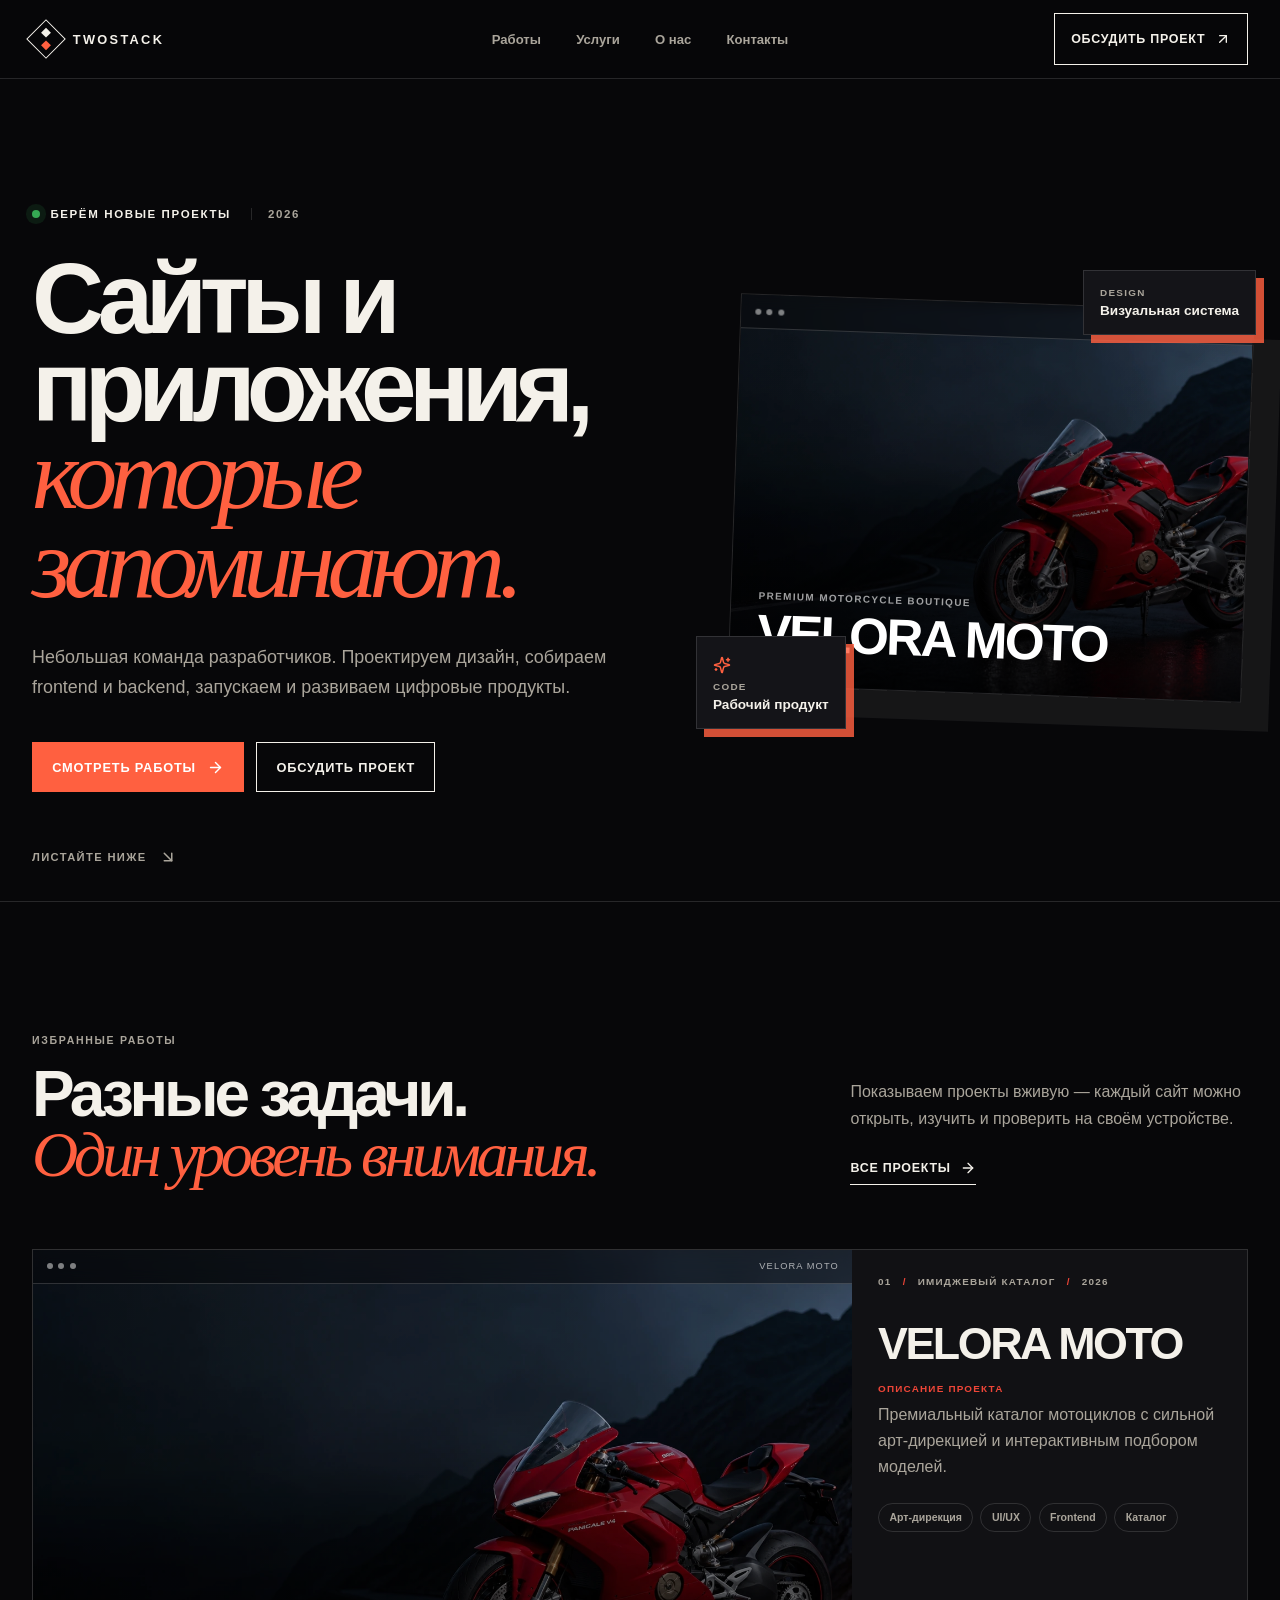
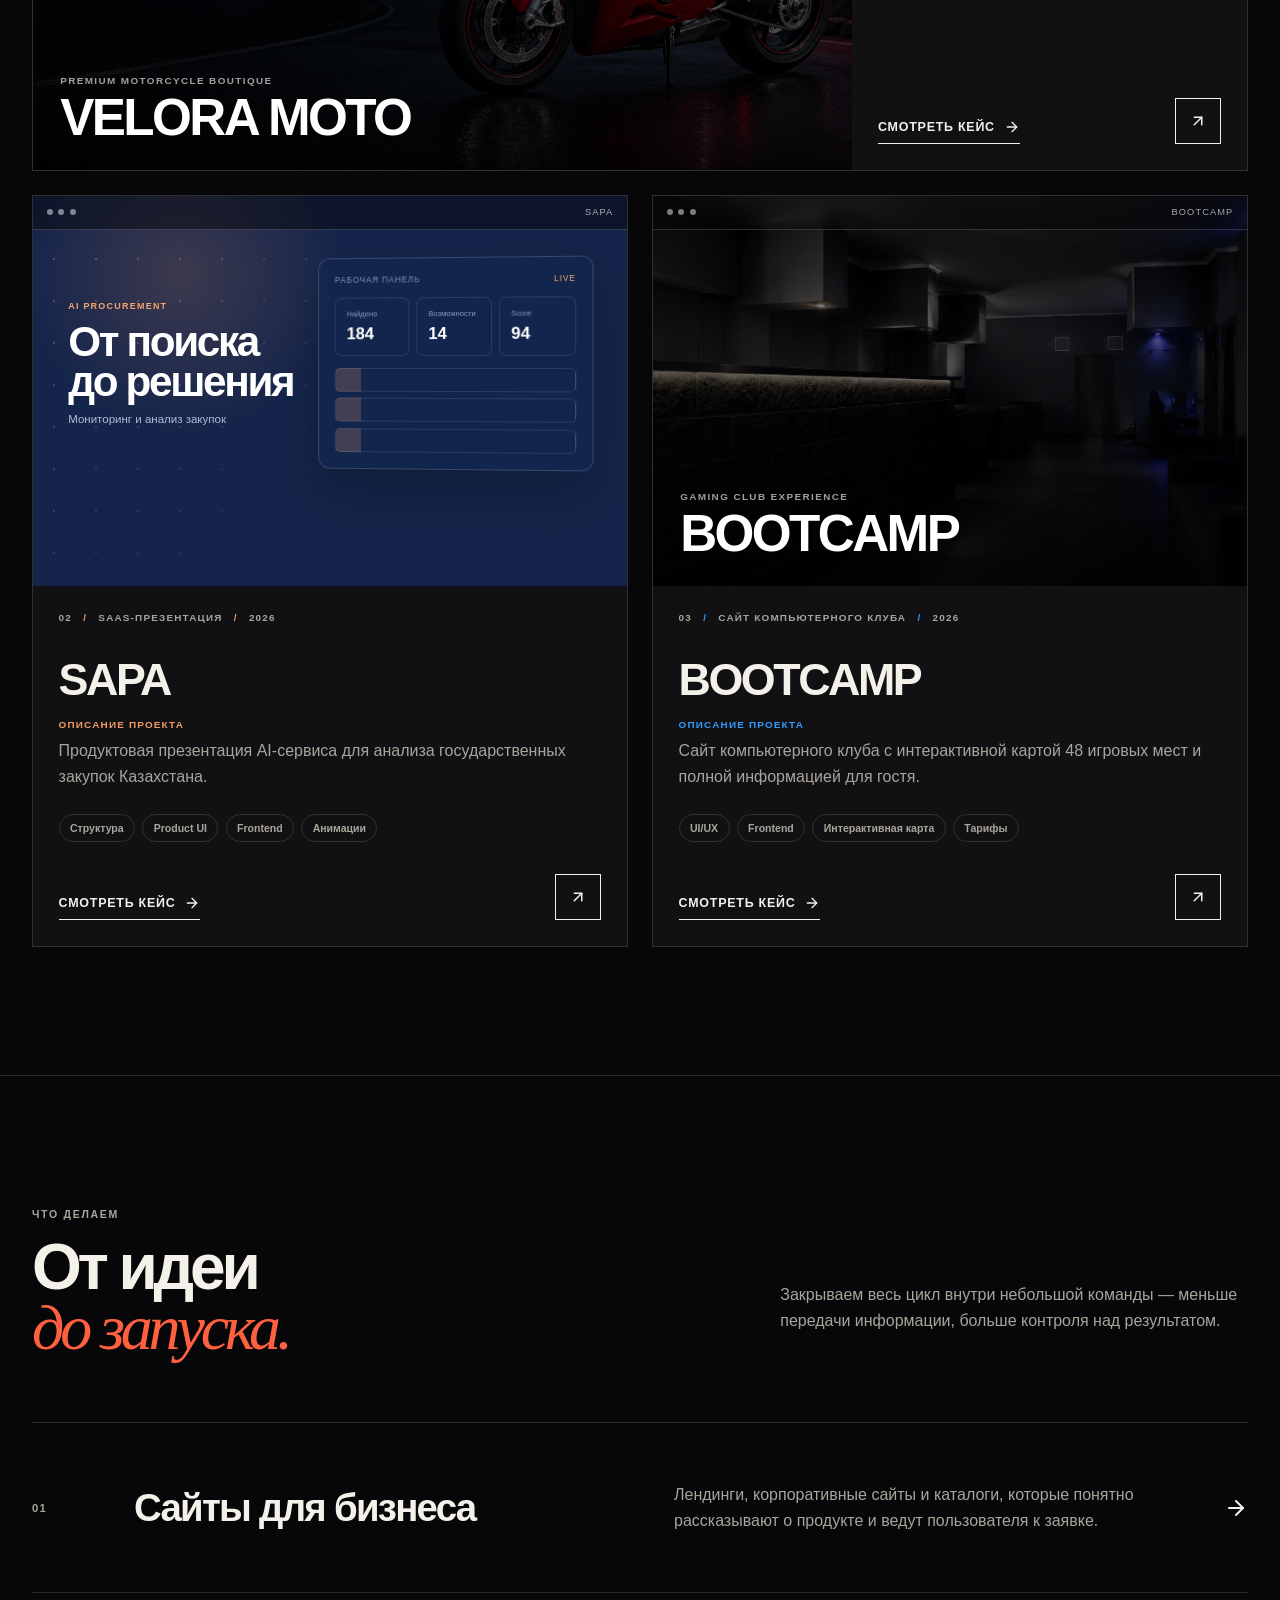
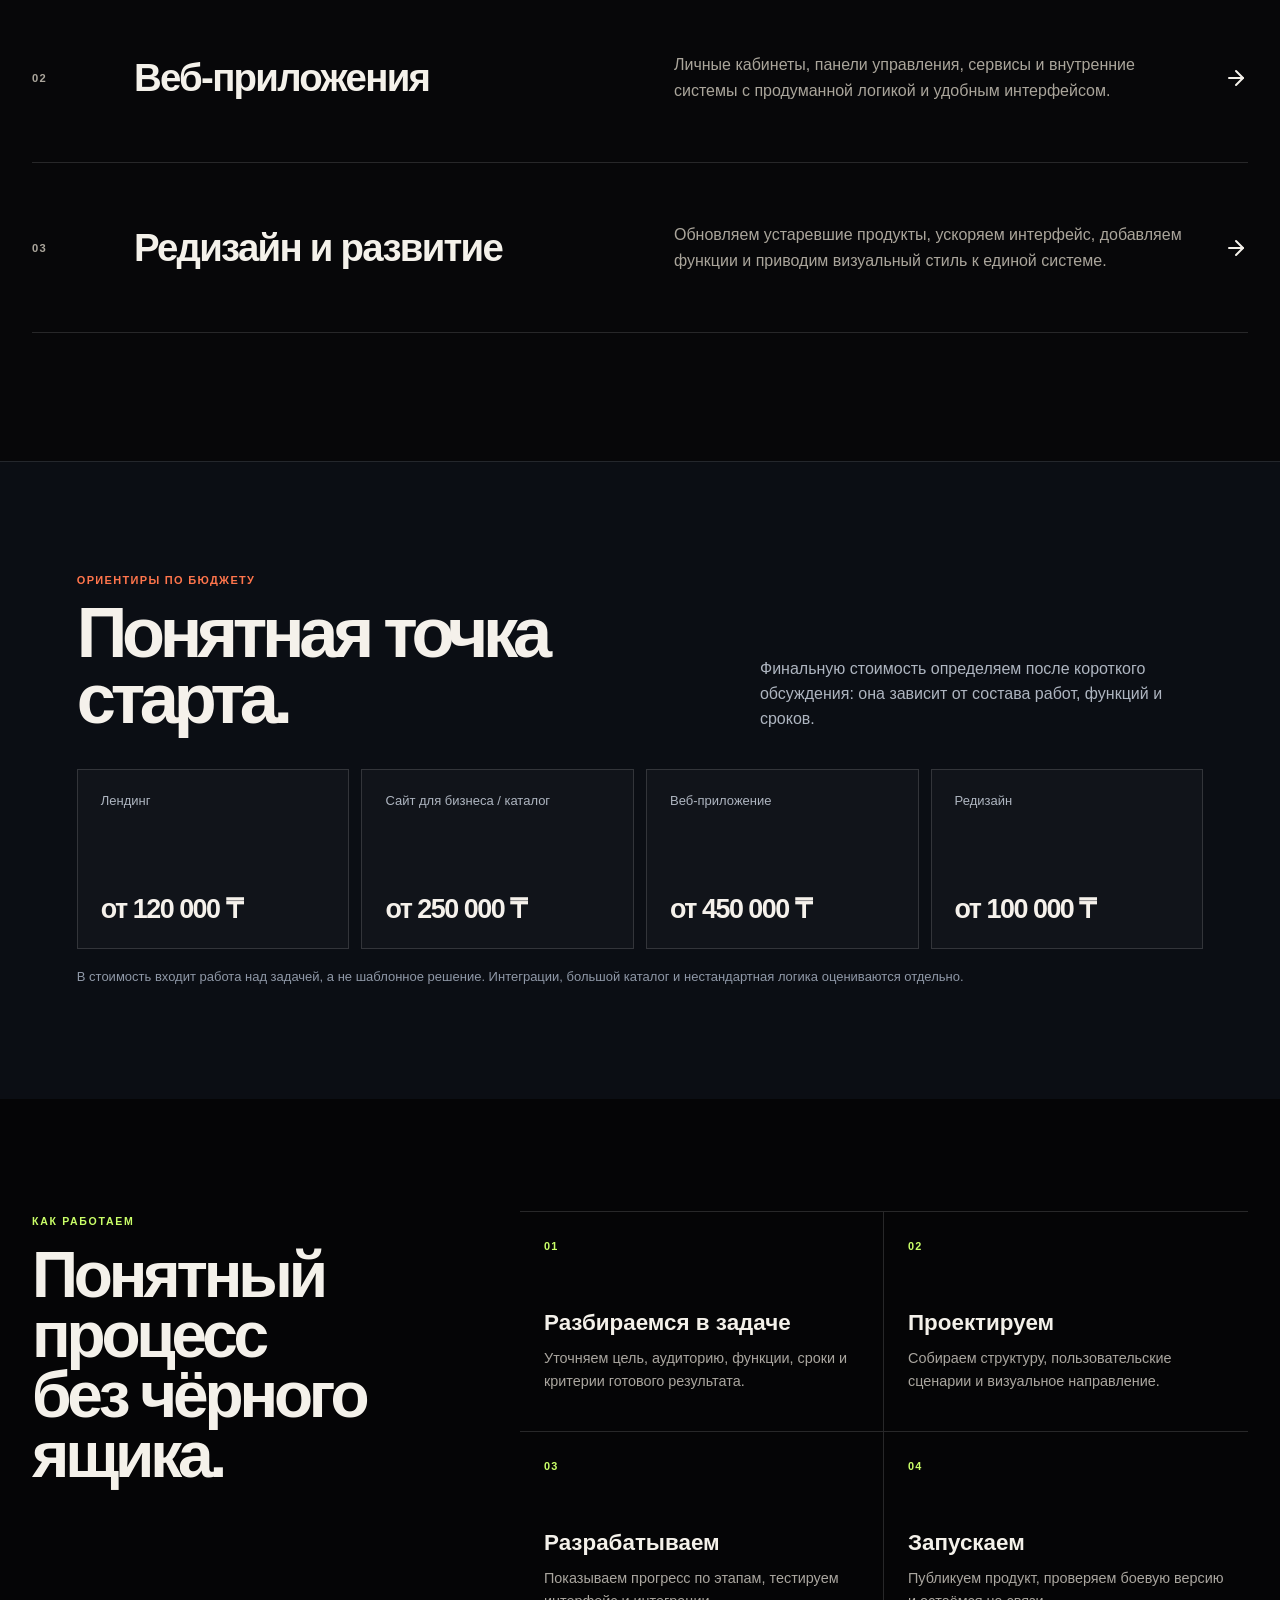
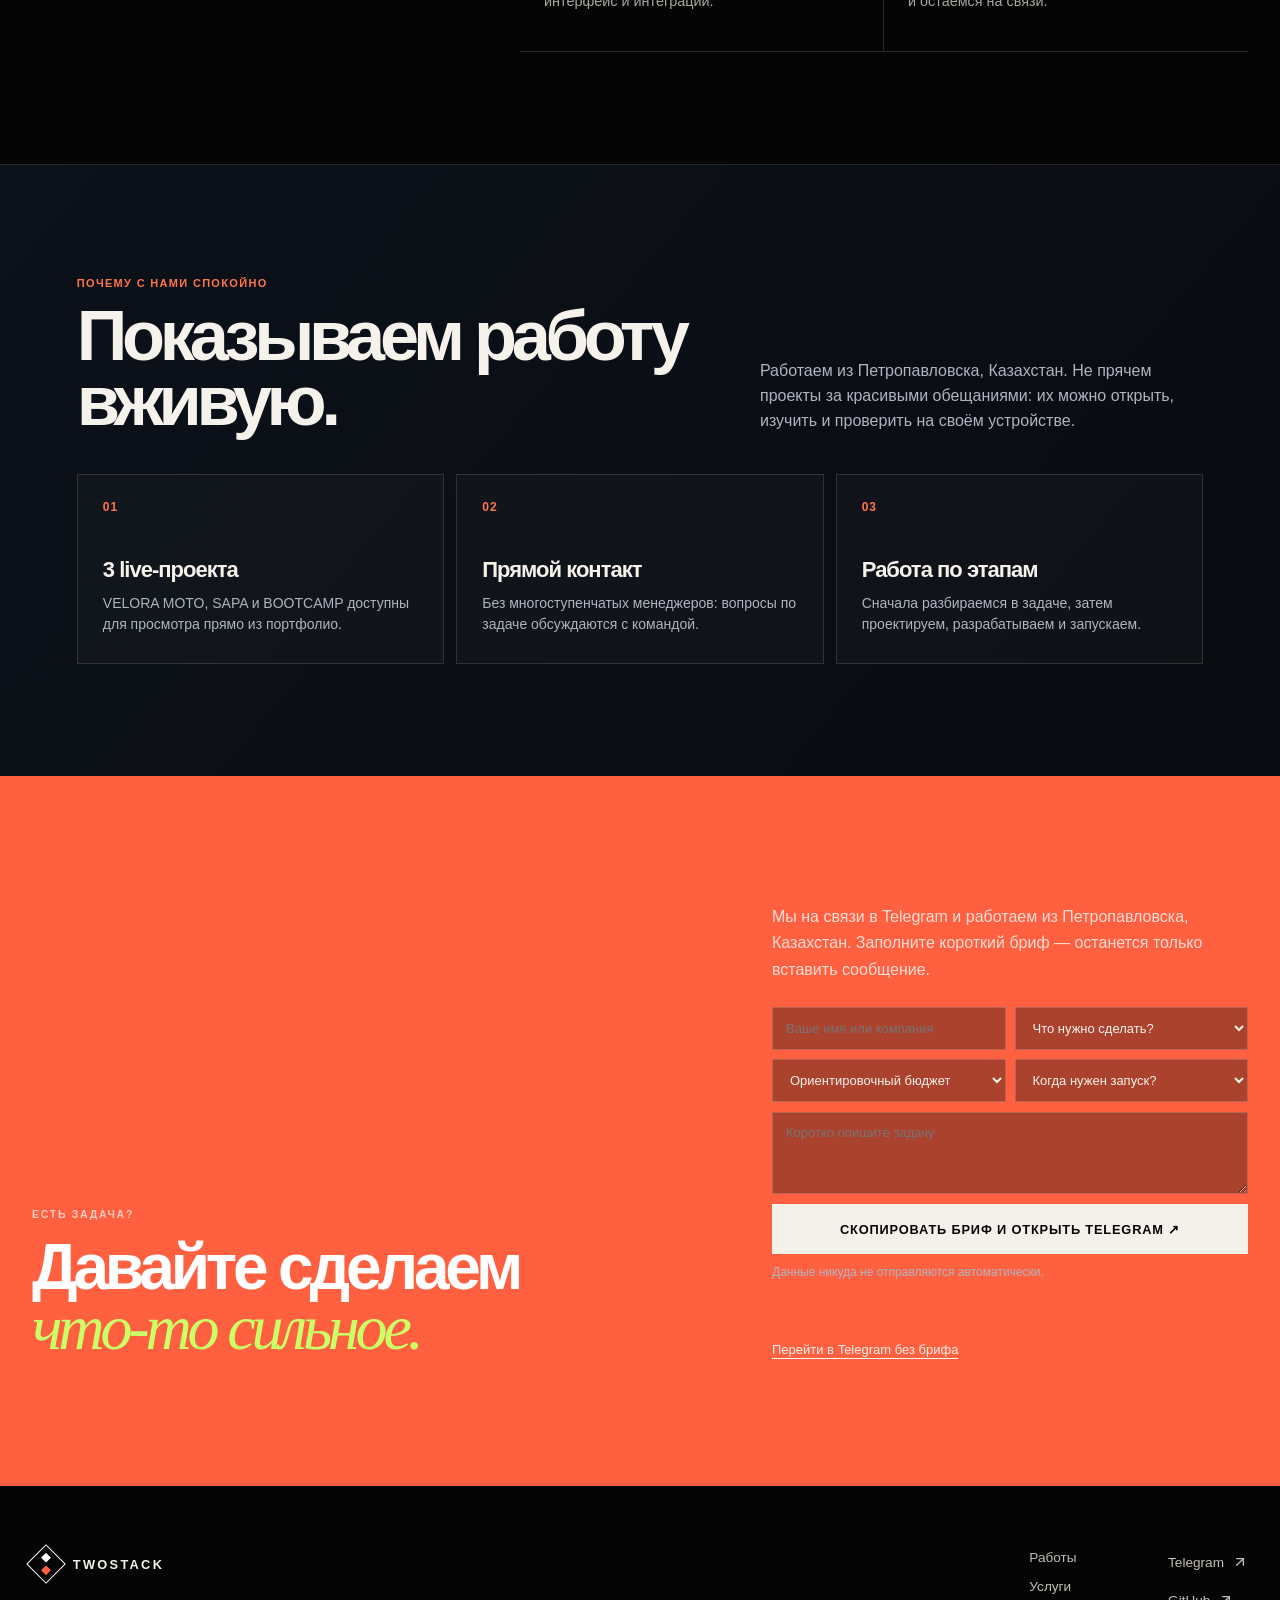
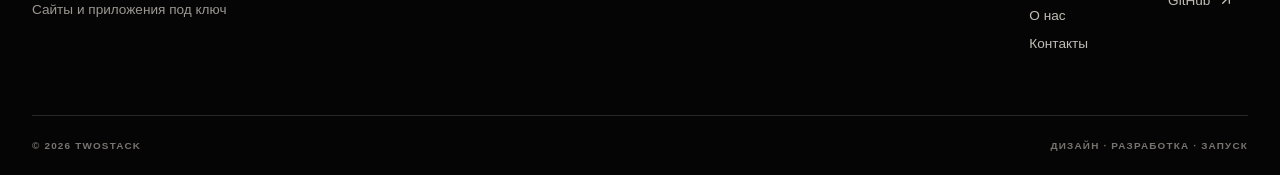
<file: index.html>
<!DOCTYPE html><html lang="ru"><head><meta charSet="utf-8"/><meta name="viewport" content="width=device-width, initial-scale=1"/><link rel="preload" as="image" href="/projects/velora-hero.webp"/><link rel="stylesheet" href="/_next/static/chunks/30msg3-hnfnqd.css" data-precedence="next"/><link rel="preload" as="script" fetchPriority="low" href="/_next/static/chunks/3s6nzrbk-8mnv.js"/><script src="/_next/static/chunks/0y-dctk-kmqss.js" async=""></script><script src="/_next/static/chunks/227kwhsrjlnp4.js" async=""></script><script src="/_next/static/chunks/0yjvrbhf1fq4n.js" async=""></script><script src="/_next/static/chunks/turbopack-0uu3tnbjwt46k.js" async=""></script><script src="/_next/static/chunks/0t7cvx24egh8m.js" async="" crossorigin=""></script><script src="/_next/static/chunks/1nltt5i58uhz8.js" async="" crossorigin=""></script><title>TWOSTACK — Сайты и приложения под ключ</title><meta name="description" content="Небольшая команда разработчиков. Проектируем дизайн, собираем frontend и backend, запускаем и развиваем цифровые продукты."/><link rel="icon" href="/favicon.svg"/><script src="/_next/static/chunks/0cz1d0mv5g_q7.js" noModule=""></script><style>
.tw-trust{padding:112px clamp(24px,6vw,92px);background:linear-gradient(130deg,#0c111a,#090b10);border-top:1px solid rgba(255,255,255,.1)}
.tw-trust-inner{max-width:1320px;margin:0 auto}.tw-trust-head{display:grid;grid-template-columns:minmax(0,1fr) minmax(260px,.7fr);gap:50px;align-items:end;margin-bottom:40px}.tw-trust-kicker{display:block;margin-bottom:14px;color:#ff754c;font-size:11px;font-weight:800;letter-spacing:.12em;text-transform:uppercase}.tw-trust h2{margin:0;color:#f5f1eb;font-size:clamp(38px,5.5vw,76px);line-height:.93;letter-spacing:-.075em}.tw-trust-head p{max-width:430px;margin:0;color:#aeb5c0;font-size:16px;line-height:1.55}.tw-trust-grid{display:grid;grid-template-columns:repeat(3,1fr);gap:12px}.tw-trust-card{min-height:190px;padding:25px;border:1px solid rgba(255,255,255,.13);background:rgba(255,255,255,.025)}.tw-trust-card span{display:block;margin-bottom:43px;color:#ff754c;font-size:12px;font-weight:800;letter-spacing:.08em}.tw-trust-card h3{margin:0 0 10px;color:#f5f1eb;font-size:22px;letter-spacing:-.045em}.tw-trust-card p{margin:0;color:#aeb5c0;font-size:14px;line-height:1.5}.tw-brief-form{display:grid;gap:10px;margin-top:23px}.tw-brief-form .tw-fields{display:grid;grid-template-columns:repeat(2,1fr);gap:9px}.tw-brief-form input,.tw-brief-form select,.tw-brief-form textarea{width:100%;border:1px solid rgba(255,255,255,.18);border-radius:0;background:rgba(7,9,13,.34);color:#f6f2ec;padding:12px 13px;font:inherit;font-size:13px;outline:none}.tw-brief-form textarea{min-height:82px;resize:vertical}.tw-brief-form select option{color:#171717;background:#fff}.tw-brief-form input:focus,.tw-brief-form select:focus,.tw-brief-form textarea:focus{border-color:#ff754c}.tw-brief-form button{justify-content:center;width:100%;cursor:pointer}.tw-brief-note{margin:0!important;color:#aeb5c0!important;font-size:12px!important;line-height:1.45!important}.tw-brief-status{min-height:18px;margin:0;color:#ffb09a;font-size:12px;line-height:1.4}.tw-brief-alt{display:inline-block;margin-top:9px;color:#f5f1eb!important;font-size:13px;text-decoration:underline;text-underline-offset:4px}@media(max-width:760px){.tw-trust{padding:74px 20px}.tw-trust-head{grid-template-columns:1fr;gap:20px}.tw-trust-grid{grid-template-columns:1fr}.tw-trust-card{min-height:150px}.tw-brief-form .tw-fields{grid-template-columns:1fr}}

.tw-pricing{padding:112px clamp(24px,6vw,92px);background:#0b0e14;border-top:1px solid rgba(255,255,255,.1)}.tw-pricing-inner{max-width:1320px;margin:0 auto}.tw-pricing-head{display:grid;grid-template-columns:minmax(0,1fr) minmax(260px,.7fr);gap:50px;align-items:end;margin-bottom:38px}.tw-pricing-kicker{display:block;margin-bottom:14px;color:#ff754c;font-size:11px;font-weight:800;letter-spacing:.12em;text-transform:uppercase}.tw-pricing h2{margin:0;color:#f5f1eb;font-size:clamp(38px,5.5vw,76px);line-height:.93;letter-spacing:-.075em}.tw-pricing-head p{max-width:430px;margin:0;color:#aeb5c0;font-size:16px;line-height:1.55}.tw-price-grid{display:grid;grid-template-columns:repeat(4,1fr);gap:12px}.tw-price-card{display:flex;min-height:180px;flex-direction:column;justify-content:space-between;padding:23px;border:1px solid rgba(255,255,255,.14);background:rgba(255,255,255,.025)}.tw-price-card span{color:#aeb5c0;font-size:13px}.tw-price-card strong{color:#f5f1eb;font-size:clamp(24px,2.1vw,34px);letter-spacing:-.055em}.tw-pricing-foot{margin:18px 0 0;color:#8f98a7;font-size:13px;line-height:1.5}@media(max-width:900px){.tw-price-grid{grid-template-columns:repeat(2,1fr)}}@media(max-width:760px){.tw-pricing{padding:74px 20px}.tw-pricing-head{grid-template-columns:1fr;gap:20px}.tw-price-grid{grid-template-columns:1fr}.tw-price-card{min-height:135px}}
</style></head><body><div hidden=""><!--$--><!--/$--></div><div class="site-background" aria-hidden="true"><span class="background-orb orb-one"></span><span class="background-orb orb-two"></span><span class="background-grid"></span><span class="background-noise"></span></div><a class="skip-link" href="#content">Перейти к содержимому</a><header class="site-header initial-reveal" data-reveal="true"><div class="header-inner"><a class="brand" href="/" aria-label="TWOSTACK — главная"><span class="brand-mark" aria-hidden="true"><i></i><i></i></span><span>TWOSTACK</span></a><nav class="desktop-nav" aria-label="Основная навигация"><a class="nav-link" href="/work/">Работы</a><a class="nav-link" href="/services/">Услуги</a><a class="nav-link" href="/about/">О нас</a><a class="nav-link" href="/contact/">Контакты</a></nav><a class="header-cta" href="https://t.me/artem_twostack" target="_blank" rel="noreferrer">Обсудить проект <svg xmlns="http://www.w3.org/2000/svg" width="24" height="24" viewBox="0 0 24 24" fill="none" stroke="currentColor" stroke-width="2" stroke-linecap="round" stroke-linejoin="round" class="lucide lucide-arrow-up-right" aria-hidden="true"><path d="M7 7h10v10"></path><path d="M7 17 17 7"></path></svg></a><button class="menu-button" type="button" aria-label="Открыть меню" aria-expanded="false" aria-controls="mobile-menu"><svg xmlns="http://www.w3.org/2000/svg" width="24" height="24" viewBox="0 0 24 24" fill="none" stroke="currentColor" stroke-width="2" stroke-linecap="round" stroke-linejoin="round" class="lucide lucide-menu" aria-hidden="true"><line x1="4" x2="20" y1="12" y2="12"></line><line x1="4" x2="20" y1="6" y2="6"></line><line x1="4" x2="20" y1="18" y2="18"></line></svg></button></div><nav id="mobile-menu" class="mobile-menu" aria-label="Мобильная навигация"><a href="/work/">Работы<svg xmlns="http://www.w3.org/2000/svg" width="24" height="24" viewBox="0 0 24 24" fill="none" stroke="currentColor" stroke-width="2" stroke-linecap="round" stroke-linejoin="round" class="lucide lucide-arrow-up-right" aria-hidden="true"><path d="M7 7h10v10"></path><path d="M7 17 17 7"></path></svg></a><a href="/services/">Услуги<svg xmlns="http://www.w3.org/2000/svg" width="24" height="24" viewBox="0 0 24 24" fill="none" stroke="currentColor" stroke-width="2" stroke-linecap="round" stroke-linejoin="round" class="lucide lucide-arrow-up-right" aria-hidden="true"><path d="M7 7h10v10"></path><path d="M7 17 17 7"></path></svg></a><a href="/about/">О нас<svg xmlns="http://www.w3.org/2000/svg" width="24" height="24" viewBox="0 0 24 24" fill="none" stroke="currentColor" stroke-width="2" stroke-linecap="round" stroke-linejoin="round" class="lucide lucide-arrow-up-right" aria-hidden="true"><path d="M7 7h10v10"></path><path d="M7 17 17 7"></path></svg></a><a href="/contact/">Контакты<svg xmlns="http://www.w3.org/2000/svg" width="24" height="24" viewBox="0 0 24 24" fill="none" stroke="currentColor" stroke-width="2" stroke-linecap="round" stroke-linejoin="round" class="lucide lucide-arrow-up-right" aria-hidden="true"><path d="M7 7h10v10"></path><path d="M7 17 17 7"></path></svg></a></nav></header><main id="content"><section class="home-hero initial-reveal" data-reveal="true"><div class="hero-copy" data-reveal-item="true"><div class="availability"><i></i>Берём новые проекты<span>2026</span></div><h1>Сайты и приложения,<br/><em>которые запоминают.</em></h1><p>Небольшая команда разработчиков. Проектируем дизайн, собираем frontend и backend, запускаем и развиваем цифровые продукты.</p><div class="hero-actions"><a class="button button-accent" href="/work/">Смотреть работы <svg xmlns="http://www.w3.org/2000/svg" width="24" height="24" viewBox="0 0 24 24" fill="none" stroke="currentColor" stroke-width="2" stroke-linecap="round" stroke-linejoin="round" class="lucide lucide-arrow-right" aria-hidden="true"><path d="M5 12h14"></path><path d="m12 5 7 7-7 7"></path></svg></a><a class="button button-ghost" href="https://t.me/artem_twostack" target="_blank" rel="noreferrer">Обсудить проект</a></div></div><div class="hero-showcase" data-reveal-item="true"><div class="hero-preview-card"><div class="project-preview image-preview velora-preview"><img alt="Главный экран проекта VELORA MOTO" decoding="async" data-nimg="fill" style="position:absolute;height:100%;width:100%;left:0;top:0;right:0;bottom:0;color:transparent" src="/projects/velora-hero.webp"/><div class="preview-browser-bar"><i></i><i></i><i></i><span>VELORA MOTO</span></div><div class="preview-overlay"></div><div class="preview-label"><span>Premium motorcycle boutique</span><strong>VELORA MOTO</strong></div></div></div><div class="floating-note note-one"><span>DESIGN</span><b>Визуальная система</b></div><div class="floating-note note-two"><svg xmlns="http://www.w3.org/2000/svg" width="24" height="24" viewBox="0 0 24 24" fill="none" stroke="currentColor" stroke-width="2" stroke-linecap="round" stroke-linejoin="round" class="lucide lucide-sparkles" aria-hidden="true"><path d="M9.937 15.5A2 2 0 0 0 8.5 14.063l-6.135-1.582a.5.5 0 0 1 0-.962L8.5 9.936A2 2 0 0 0 9.937 8.5l1.582-6.135a.5.5 0 0 1 .963 0L14.063 8.5A2 2 0 0 0 15.5 9.937l6.135 1.581a.5.5 0 0 1 0 .964L15.5 14.063a2 2 0 0 0-1.437 1.437l-1.582 6.135a.5.5 0 0 1-.963 0z"></path><path d="M20 3v4"></path><path d="M22 5h-4"></path><path d="M4 17v2"></path><path d="M5 18H3"></path></svg><span>CODE</span><b>Рабочий продукт</b></div></div><a class="scroll-hint" href="#featured"><span>Листайте ниже</span><svg xmlns="http://www.w3.org/2000/svg" width="24" height="24" viewBox="0 0 24 24" fill="none" stroke="currentColor" stroke-width="2" stroke-linecap="round" stroke-linejoin="round" class="lucide lucide-arrow-down-right" aria-hidden="true"><path d="m7 7 10 10"></path><path d="M17 7v10H7"></path></svg></a></section><section id="featured" class="section featured-section" data-reveal="true"><div class="section-head" data-reveal-item="true"><div><span class="section-kicker">Избранные работы</span><h2>Разные задачи.<br/><em>Один уровень внимания.</em></h2></div><div><p>Показываем проекты вживую — каждый сайт можно открыть, изучить и проверить на своём устройстве.</p><a class="text-link" href="/work/">Все проекты <svg xmlns="http://www.w3.org/2000/svg" width="24" height="24" viewBox="0 0 24 24" fill="none" stroke="currentColor" stroke-width="2" stroke-linecap="round" stroke-linejoin="round" class="lucide lucide-arrow-right" aria-hidden="true"><path d="M5 12h14"></path><path d="m12 5 7 7-7 7"></path></svg></a></div></div><div class="project-grid"><article class="project-card" data-reveal-item="true" style="--project-accent:#ef4638"><a class="project-card-visual" href="/work/velora-moto/" aria-label="Открыть кейс VELORA MOTO"><div class="project-preview image-preview velora-preview"><img alt="Главный экран проекта VELORA MOTO" decoding="async" data-nimg="fill" style="position:absolute;height:100%;width:100%;left:0;top:0;right:0;bottom:0;color:transparent" src="/projects/velora-hero.webp"/><div class="preview-browser-bar"><i></i><i></i><i></i><span>VELORA MOTO</span></div><div class="preview-overlay"></div><div class="preview-label"><span>Premium motorcycle boutique</span><strong>VELORA MOTO</strong></div></div></a><div class="project-card-body"><div class="project-meta"><span>01</span><span>Имиджевый каталог</span><span>2026</span></div><h2><a href="/work/velora-moto/">VELORA MOTO</a></h2><span class="project-description-label">Описание проекта</span><p>Премиальный каталог мотоциклов с сильной арт-дирекцией и интерактивным подбором моделей.</p><ul class="tag-list" aria-label="Направления проекта VELORA MOTO"><li>Арт-дирекция</li><li>UI/UX</li><li>Frontend</li><li>Каталог</li></ul><div class="project-card-actions"><a class="text-link" href="/work/velora-moto/">Смотреть кейс <svg xmlns="http://www.w3.org/2000/svg" width="24" height="24" viewBox="0 0 24 24" fill="none" stroke="currentColor" stroke-width="2" stroke-linecap="round" stroke-linejoin="round" class="lucide lucide-arrow-right" aria-hidden="true"><path d="M5 12h14"></path><path d="m12 5 7 7-7 7"></path></svg></a><a class="icon-link" href="https://quki22.github.io/Veloramotors/?v=20260820" target="_blank" rel="noreferrer" aria-label="Открыть сайт VELORA MOTO"><svg xmlns="http://www.w3.org/2000/svg" width="24" height="24" viewBox="0 0 24 24" fill="none" stroke="currentColor" stroke-width="2" stroke-linecap="round" stroke-linejoin="round" class="lucide lucide-arrow-up-right" aria-hidden="true"><path d="M7 7h10v10"></path><path d="M7 17 17 7"></path></svg></a></div></div></article><article class="project-card" data-reveal-item="true" style="--project-accent:#f29a61"><a class="project-card-visual" href="/work/ai-tender-scout/" aria-label="Открыть кейс SAPA"><div class="project-preview tender-preview" aria-label="Превью интерфейса SAPA"><div class="preview-browser-bar"><i></i><i></i><i></i><span>SAPA</span></div><div class="tender-grid"><div class="tender-copy"><span>AI PROCUREMENT</span><strong>От поиска<br/>до решения</strong><p>Мониторинг и анализ закупок</p></div><div class="tender-panel"><div class="panel-head"><span>РАБОЧАЯ ПАНЕЛЬ</span><i>LIVE</i></div><div class="tender-metrics"><span><small>Найдено</small><b>184</b></span><span><small>Возможности</small><b>14</b></span><span><small>Score</small><b>94</b></span></div><div class="tender-rows"><i></i><i></i><i></i></div></div></div></div></a><div class="project-card-body"><div class="project-meta"><span>02</span><span>SaaS-презентация</span><span>2026</span></div><h2><a href="/work/ai-tender-scout/">SAPA</a></h2><span class="project-description-label">Описание проекта</span><p>Продуктовая презентация AI-сервиса для анализа государственных закупок Казахстана.</p><ul class="tag-list" aria-label="Направления проекта SAPA"><li>Структура</li><li>Product UI</li><li>Frontend</li><li>Анимации</li></ul><div class="project-card-actions"><a class="text-link" href="/work/ai-tender-scout/">Смотреть кейс <svg xmlns="http://www.w3.org/2000/svg" width="24" height="24" viewBox="0 0 24 24" fill="none" stroke="currentColor" stroke-width="2" stroke-linecap="round" stroke-linejoin="round" class="lucide lucide-arrow-right" aria-hidden="true"><path d="M5 12h14"></path><path d="m12 5 7 7-7 7"></path></svg></a><a class="icon-link" href="https://tender-sayt.vercel.app/" target="_blank" rel="noreferrer" aria-label="Открыть сайт SAPA"><svg xmlns="http://www.w3.org/2000/svg" width="24" height="24" viewBox="0 0 24 24" fill="none" stroke="currentColor" stroke-width="2" stroke-linecap="round" stroke-linejoin="round" class="lucide lucide-arrow-up-right" aria-hidden="true"><path d="M7 7h10v10"></path><path d="M7 17 17 7"></path></svg></a></div></div></article><article class="project-card" data-reveal-item="true" style="--project-accent:#2f9bff"><a class="project-card-visual" href="/work/bootcamp/" aria-label="Открыть кейс BOOTCAMP"><div class="project-preview image-preview bootcamp-preview"><img alt="Главный экран проекта BOOTCAMP" loading="lazy" decoding="async" data-nimg="fill" style="position:absolute;height:100%;width:100%;left:0;top:0;right:0;bottom:0;color:transparent" src="/projects/bootcamp-hero.png"/><div class="preview-browser-bar"><i></i><i></i><i></i><span>BOOTCAMP</span></div><div class="preview-overlay"></div><div class="preview-label"><span>Gaming club experience</span><strong>BOOTCAMP</strong></div></div></a><div class="project-card-body"><div class="project-meta"><span>03</span><span>Сайт компьютерного клуба</span><span>2026</span></div><h2><a href="/work/bootcamp/">BOOTCAMP</a></h2><span class="project-description-label">Описание проекта</span><p>Сайт компьютерного клуба с интерактивной картой 48 игровых мест и полной информацией для гостя.</p><ul class="tag-list" aria-label="Направления проекта BOOTCAMP"><li>UI/UX</li><li>Frontend</li><li>Интерактивная карта</li><li>Тарифы</li></ul><div class="project-card-actions"><a class="text-link" href="/work/bootcamp/">Смотреть кейс <svg xmlns="http://www.w3.org/2000/svg" width="24" height="24" viewBox="0 0 24 24" fill="none" stroke="currentColor" stroke-width="2" stroke-linecap="round" stroke-linejoin="round" class="lucide lucide-arrow-right" aria-hidden="true"><path d="M5 12h14"></path><path d="m12 5 7 7-7 7"></path></svg></a><a class="icon-link" href="https://kokoswi.github.io/Bootcamp-syti/" target="_blank" rel="noreferrer" aria-label="Открыть сайт BOOTCAMP"><svg xmlns="http://www.w3.org/2000/svg" width="24" height="24" viewBox="0 0 24 24" fill="none" stroke="currentColor" stroke-width="2" stroke-linecap="round" stroke-linejoin="round" class="lucide lucide-arrow-up-right" aria-hidden="true"><path d="M7 7h10v10"></path><path d="M7 17 17 7"></path></svg></a></div></div></article></div></section><section class="section services-preview" data-reveal="true"><div class="section-head compact" data-reveal-item="true"><div><span class="section-kicker">Что делаем</span><h2>От идеи<br/><em>до запуска.</em></h2></div><div><p>Закрываем весь цикл внутри небольшой команды — меньше передачи информации, больше контроля над результатом.</p></div></div><div class="service-list"><a class="service-row" href="/services/" data-reveal-item="true"><span>01</span><h3>Сайты для бизнеса</h3><p>Лендинги, корпоративные сайты и каталоги, которые понятно рассказывают о продукте и ведут пользователя к заявке.</p><svg xmlns="http://www.w3.org/2000/svg" width="24" height="24" viewBox="0 0 24 24" fill="none" stroke="currentColor" stroke-width="2" stroke-linecap="round" stroke-linejoin="round" class="lucide lucide-arrow-right" aria-hidden="true"><path d="M5 12h14"></path><path d="m12 5 7 7-7 7"></path></svg></a><a class="service-row" href="/services/" data-reveal-item="true"><span>02</span><h3>Веб-приложения</h3><p>Личные кабинеты, панели управления, сервисы и внутренние системы с продуманной логикой и удобным интерфейсом.</p><svg xmlns="http://www.w3.org/2000/svg" width="24" height="24" viewBox="0 0 24 24" fill="none" stroke="currentColor" stroke-width="2" stroke-linecap="round" stroke-linejoin="round" class="lucide lucide-arrow-right" aria-hidden="true"><path d="M5 12h14"></path><path d="m12 5 7 7-7 7"></path></svg></a><a class="service-row" href="/services/" data-reveal-item="true"><span>03</span><h3>Редизайн и развитие</h3><p>Обновляем устаревшие продукты, ускоряем интерфейс, добавляем функции и приводим визуальный стиль к единой системе.</p><svg xmlns="http://www.w3.org/2000/svg" width="24" height="24" viewBox="0 0 24 24" fill="none" stroke="currentColor" stroke-width="2" stroke-linecap="round" stroke-linejoin="round" class="lucide lucide-arrow-right" aria-hidden="true"><path d="M5 12h14"></path><path d="m12 5 7 7-7 7"></path></svg></a></div></section><section class="process-band" data-reveal="true"><div class="process-band-head" data-reveal-item="true"><span class="section-kicker">Как работаем</span><h2>Понятный процесс<br/>без чёрного ящика.</h2></div><ol class="process-grid"><li data-reveal-item="true"><span>01</span><h3>Разбираемся в задаче</h3><p>Уточняем цель, аудиторию, функции, сроки и критерии готового результата.</p></li><li data-reveal-item="true"><span>02</span><h3>Проектируем</h3><p>Собираем структуру, пользовательские сценарии и визуальное направление.</p></li><li data-reveal-item="true"><span>03</span><h3>Разрабатываем</h3><p>Показываем прогресс по этапам, тестируем интерфейс и интеграции.</p></li><li data-reveal-item="true"><span>04</span><h3>Запускаем</h3><p>Публикуем продукт, проверяем боевую версию и остаёмся на связи.</p></li></ol></section><section class="contact-cta" data-reveal="true"><div data-reveal-item="true"><span class="section-kicker">Есть задача?</span><h2>Давайте сделаем<br/><em>что-то сильное.</em></h2></div><div class="contact-cta-side" data-reveal-item="true"><p>Напишите нам в Telegram — вдвоём изучим задачу, зададим вопросы и предложим понятный следующий шаг.</p><a class="button button-light" href="https://t.me/artem_twostack" target="_blank" rel="noreferrer">Обсудить в Telegram <svg xmlns="http://www.w3.org/2000/svg" width="24" height="24" viewBox="0 0 24 24" fill="none" stroke="currentColor" stroke-width="2" stroke-linecap="round" stroke-linejoin="round" class="lucide lucide-arrow-right" aria-hidden="true"><path d="M5 12h14"></path><path d="m12 5 7 7-7 7"></path></svg></a></div></section><!--$--><!--/$--></main><footer class="site-footer" data-reveal="true"><div class="footer-top"><div><a class="brand footer-brand" href="/"><span class="brand-mark" aria-hidden="true"><i></i><i></i></span><span>TWOSTACK</span></a><p>Сайты и приложения под ключ</p></div><nav aria-label="Навигация в подвале"><a href="/work/">Работы</a><a href="/services/">Услуги</a><a href="/about/">О нас</a><a href="/contact/">Контакты</a></nav><div class="footer-socials"><a class="footer-github" href="https://t.me/artem_twostack" target="_blank" rel="noreferrer">Telegram <svg xmlns="http://www.w3.org/2000/svg" width="24" height="24" viewBox="0 0 24 24" fill="none" stroke="currentColor" stroke-width="2" stroke-linecap="round" stroke-linejoin="round" class="lucide lucide-arrow-up-right" aria-hidden="true"><path d="M7 7h10v10"></path><path d="M7 17 17 7"></path></svg></a><a class="footer-github" href="https://github.com/quki22" target="_blank" rel="noreferrer">GitHub <svg xmlns="http://www.w3.org/2000/svg" width="24" height="24" viewBox="0 0 24 24" fill="none" stroke="currentColor" stroke-width="2" stroke-linecap="round" stroke-linejoin="round" class="lucide lucide-arrow-up-right" aria-hidden="true"><path d="M7 7h10v10"></path><path d="M7 17 17 7"></path></svg></a></div></div><div class="footer-bottom"><span>© <!-- -->2026<!-- --> TWOSTACK</span><span>Дизайн · Разработка · Запуск</span></div></footer><script src="/_next/static/chunks/3s6nzrbk-8mnv.js" id="_R_" async=""></script><script>(self.__next_f=self.__next_f||[]).push([0])</script><script>self.__next_f.push([1,"1:\"$Sreact.fragment\"\n2:I[94202,[\"/_next/static/chunks/0t7cvx24egh8m.js\"],\"PageMotion\"]\n3:I[48303,[\"/_next/static/chunks/0t7cvx24egh8m.js\"],\"SiteHeader\"]\n4:I[39756,[\"/_next/static/chunks/0t7cvx24egh8m.js\"],\"default\"]\n5:I[37457,[\"/_next/static/chunks/0t7cvx24egh8m.js\"],\"default\"]\n10:I[68027,[\"/_next/static/chunks/0t7cvx24egh8m.js\"],\"default\",1]\n:HL[\"/_next/static/chunks/30msg3-hnfnqd.css\",\"style\"]\n0:{\"P\":null,\"c\":[\"\",\"\"],\"q\":\"\",\"i\":false,\"f\":[[[\"\",{\"children\":[\"__PAGE__\",{},\"$undefined\",\"$undefined\",4608]},\"$undefined\",\"$undefined\",4624],[[\"$\",\"$1\",\"c\",{\"children\":[[[\"$\",\"link\",\"0\",{\"rel\":\"stylesheet\",\"href\":\"/_next/static/chunks/30msg3-hnfnqd.css\",\"precedence\":\"next\",\"crossOrigin\":\"$undefined\",\"nonce\":\"$undefined\"}],[\"$\",\"script\",\"script-0\",{\"src\":\"/_next/static/chunks/0t7cvx24egh8m.js\",\"async\":true,\"nonce\":\"$undefined\"}]],[\"$\",\"html\",null,{\"lang\":\"ru\",\"children\":[\"$\",\"body\",null,{\"children\":[[\"$\",\"$L2\",null,{}],[\"$\",\"div\",null,{\"className\":\"site-background\",\"aria-hidden\":\"true\",\"children\":[[\"$\",\"span\",null,{\"className\":\"background-orb orb-one\"}],[\"$\",\"span\",null,{\"className\":\"background-orb orb-two\"}],[\"$\",\"span\",null,{\"className\":\"background-grid\"}],[\"$\",\"span\",null,{\"className\":\"background-noise\"}]]}],[\"$\",\"a\",null,{\"className\":\"skip-link\",\"href\":\"#content\",\"children\":\"Перейти к содержимому\"}],[\"$\",\"$L3\",null,{}],[\"$\",\"main\",null,{\"id\":\"content\",\"children\":[\"$\",\"$L4\",null,{\"parallelRouterKey\":\"children\",\"error\":\"$undefined\",\"errorStyles\":\"$undefined\",\"errorScripts\":\"$undefined\",\"template\":[\"$\",\"$L5\",null,{}],\"templateStyles\":\"$undefined\",\"templateScripts\":\"$undefined\",\"notFound\":[[[\"$\",\"title\",null,{\"children\":\"404: This page could not be found.\"}],[\"$\",\"div\",null,{\"style\":{\"fontFamily\":\"system-ui,\\\"Segoe UI\\\",Roboto,Helvetica,Arial,sans-serif,\\\"Apple Color Emoji\\\",\\\"Segoe UI Emoji\\\"\",\"height\":\"100vh\",\"textAlign\":\"center\",\"display\":\"flex\",\"flexDirection\":\"column\",\"alignItems\":\"center\",\"justifyContent\":\"center\"},\"children\":[\"$\",\"div\",null,{\"children\":[[\"$\",\"style\",null,{\"dangerouslySetInnerHTML\":{\"__html\":\"body{color:#000;background:#fff;margin:0}.next-error-h1{border-right:1px solid rgba(0,0,0,.3)}@media (prefers-color-scheme:dark){body{color:#fff;background:#000}.next-error-h1{border-right:1px solid rgba(255,255,255,.3)}}\"}}],[\"$\",\"h1\",null,{\"className\":\"next-error-h1\",\"style\":{\"display\":\"inline-block\",\"margin\":\"0 20px 0 0\",\"padding\":\"0 23px 0 0\",\"fontSize\":24,\"fontWeight\":500,\"verticalAlign\":\"top\",\"lineHeight\":\"49px\"},\"children\":404}],[\"$\",\"div\",null,{\"style\":{\"display\":\"inline-block\"},\"children\":[\"$\",\"h2\",null,{\"style\":{\"fontSize\":14,\"fontWeight\":400,\"lineHeight\":\"49px\",\"margin\":0},\"children\":\"This page could not be found.\"}]}]]}]}]],[]],\"forbidden\":\"$undefined\",\"unauthorized\":\"$undefined\"}]}],[\"$\",\"footer\",null,{\"className\":\"site-footer\",\"data-reveal\":true,\"children\":[[\"$\",\"div\",null,{\"className\":\"footer-top\",\"children\":[[\"$\",\"div\",null,{\"children\":[[\"$\",\"a\",null,{\"className\":\"brand footer-brand\",\"href\":\"/\",\"children\":[[\"$\",\"span\",null,{\"className\":\"brand-mark\",\"aria-hidden\":\"true\",\"children\":[[\"$\",\"i\",null,{}],[\"$\",\"i\",null,{}]]}],[\"$\",\"span\",null,{\"children\":\"TWOSTACK\"}]]}],[\"$\",\"p\",null,{\"children\":\"Сайты и приложения под ключ\"}]]}],[\"$\",\"nav\",null,{\"aria-label\":\"Навигация в подвале\",\"children\":[[\"$\",\"a\",\"/work/\",{\"href\":\"/work/\",\"children\":\"Работы\"}],[\"$\",\"a\",\"/services/\",{\"href\":\"/services/\",\"children\":\"Услуги\"}],[\"$\",\"a\",\"/about/\",{\"href\":\"/about/\",\"children\":\"О нас\"}],[\"$\",\"a\",\"/contact/\",{\"href\":\"/contact/\",\"children\":\"Контакты\"}]]}],[\"$\",\"div\",null,{\"className\":\"footer-socials\",\"children\":[[\"$\",\"a\",null,{\"className\":\"footer-github\",\"href\":\"https://t.me/artem_twostack\",\"target\":\"_blank\",\"rel\":\"noreferrer\",\"children\":[\"Telegram \",[\"$\",\"svg\",null,{\"ref\":\"$undefined\",\"xmlns\":\"http://www.w3.org/2000/svg\",\"width\":24,\"height\":24,\"viewBox\":\"0 0 24 24\",\"fill\":\"none\",\"stroke\":\"currentColor\",\"strokeWidth\":2,\"strokeLinecap\":\"round\",\"strokeLinejoin\":\"round\",\"className\":\"lucide lucide-arrow-up-right\",\"aria-hidden\":\"true\",\"children\":[[\"$\",\"path\",\"1tivn9\",{\"d\":\"M7 7h10v10\"}],[\"$\",\"path\",\"1vkiza\",{\"d\":\"M7 17 17 7\"}],\"$undefined\"]}]]}],[\"$\",\"a\",null,{\"className\":\"footer-github\",\"href\":\"https://github.com/quki22\",\"target\":\"_blank\",\"rel\":\"noreferrer\",\"children\":[\"GitHub \",[\"$\",\"svg\",null,{\"ref\":\"$undefined\",\"xmlns\":\"http://www.w3.org/2000/svg\",\"width\":24,\"height\":24,\"viewBox\":\"0 0 24 24\",\"fill\":\"none\",\"stroke\":\"currentColor\",\"strokeWidth\":2,\"strokeLinecap\":\"round\",\"strokeLinejoin\":\"round\",\"className\":\"lucide lucide-arrow-up-right\",\"aria-hidden\":\"true\",\"children\":[[\"$\",\"path\",\"1tivn9\",{\"d\":\"M7 7h10v10\"}],[\"$\",\"path\",\"1vkiza\",{\"d\":\"M7 17 17 7\"}],\"$undefined\"]}]]}]]}]]}],[\"$\",\"div\",null,{\"className\":\"footer-bottom\",\"children\":[[\"$\",\"span\",null,{\"children\":[\"© \",2026,\" TWOSTACK\"]}],[\"$\",\"span\",null,{\"children\":\"Дизайн · Разработка · Запуск\"}]]}]]}]]}]}]]}],{\"children\":[[\"$\",\"$1\",\"c\",{\"children\":[[[\"$\",\"section\",null,{\"className\":\"home-hero initial-reveal\",\"data-reveal\":true,\"children\":[[\"$\",\"div\",null,{\"className\":\"hero-copy\",\"data-reveal-item\":true,\"children\":[[\"$\",\"div\",null,{\"className\":\"availability\",\"children\":[[\"$\",\"i\",null,{}],\"Берём новые проекты\",[\"$\",\"span\",null,{\"children\":\"2026\"}]]}],[\"$\",\"h1\",null,{\"children\":[\"Сайты и приложения,\",[\"$\",\"br\",null,{}],[\"$\",\"em\",null,{\"children\":\"которые запоминают.\"}]]}],[\"$\",\"p\",null,{\"children\":\"Небольшая команда разработчиков. Проектируем дизайн, собираем frontend и backend, запускаем и развиваем цифровые продукты.\"}],\"$L6\"]}],\"$L7\",\"$L8\"]}],\"$L9\",\"$La\",\"$Lb\",\"$Lc\"],[\"$Ld\"],\"$Le\"]}],{},null,false,null]},null,false,null],\"$Lf\",false]],\"m\":\"$undefined\",\"G\":[\"$10\",[\"$L11\"]],\"S\":true,\"h\":null,\"r\":\"$undefined\",\"s\":\"$undefined\",\"a\":\"$undefined\",\"l\":\"$undefined\",\"p\":\"$undefined\",\"d\":\"$undefined\",\"b\":\"a4AL5hklZOFhWuVChdn2a\"}\n12:I[5500,[\"/_next/static/chunks/0t7cvx24egh8m.js\",\"/_next/static/chunks/1nltt5i58uhz8.js\"],\"Image\"]\n18:I[97367,[\"/_next/static/chunks/0t7cvx24egh8m.js\"],\"OutletBoundary\"]\n19:\"$Sreact.suspense\"\n1b:I[97367,[\"/_next/static/chunks/0t7cvx24egh8m.js\"],\"ViewportBoundary\"]\n1d:I[97367,[\"/_next/static/chunks/0t7cvx24egh8m.js\"],\"MetadataBoundary\"]\n6:[\"$\",\"div\",null,{\"className\":\"hero-actions\",\"children\":[[\"$\",\"a\",null,{\"className\":\"button button-accent\",\"href\":\"/work/\",\"children\":[\"Смотреть работы \",[\"$\",\"svg\",null,{\"ref\":\"$undefined\",\"xmlns\":\"http://www.w3.org/2000/svg\",\"width\":24,\"height\":24,\"viewBox\":\"0 0 24 24\",\"fill\":\"none\",\"stroke\":\"currentColor\",\"strokeWidth\":2,\"strokeLinecap\":\"round\",\"strokeLinejoin\":\"round\",\"className\":\"lucide lucide-arrow-right\",\"aria-hidden\":\"true\",\"children\":[[\"$\",\"path\",\"1ays0h\",{\"d\":\"M5 12h14\"}],[\"$\",\"path\",\"xquz4c\",{\"d\":\"m12 5 7 7-7 7\"}],\"$undefined\"]}]]}],[\"$\",\"a\",null,{\"className\":\"button button-ghost\",\"href\":\"https://t.me/artem_twostack\",\"target\":\"_blank\",\"rel\":\"noreferrer\",\"children\":\"Обсудить проект\"}]]}]\n7:[\"$\",\"div\",null,{\"className\":\"hero-showcase\",\"data-reveal-item\":true,\"children\":[[\"$\",\"div\",null,{\"className\":\"hero-preview-card\",\"children\":[\"$\",\"div\",null,{\"className\":\"project-preview image-preview velora-preview\",\"children\":[[\"$\",\"$L12\",null,{\"src\":\"/projects/velora-hero.webp\",\"alt\":\"Главный экран проекта VELORA MOTO\",\"fill\":true,\"sizes\":\"(max-width: 800px) 100vw, 60vw\",\"priority\":true}],[\"$\",\"div\",null,{\"className\":\"preview-browser-bar\",\"children\":[[\"$\",\"i\",null,{}],[\"$\",\"i\",null,{}],[\"$\",\"i\",null,{}],[\"$\",\"span\",null,{\"children\":\"VELORA MOTO\"}]]}],[\"$\",\"div\",null,{\"className\":\"preview-overlay\"}],[\"$\",\"div\",null,{\"className\":\"preview-label\",\"children\":[[\"$\",\"span\",null,{\"children\":\"Premium motorcycle boutique\"}],[\"$\",\"strong\",null,{\"children\":\"VELORA MOTO\"}]]}]]}]}],[\"$\",\"div\",null,{\"className\":\"floating-note note-one\",\"children\":[[\"$\",\"span\",null,{\"children\":\"DESIGN\"}],[\"$\",\"b\",null,{\"children\":\"Визуальная система\"}]]}],[\"$\",\"div\",null,{\"className\":\"floating-note note-two\",\"children\":[[\"$\",\"svg\",null,{\"ref\":\"$undefined\",\"xmlns\":\"http://www.w3.org/2000/svg\",\"width\":24,\"height\":24,\"viewBox\":\"0 0 24 24\",\"fill\":\"none\",\"stroke\":\"currentColor\",\"strokeWidth\":2,\"strokeLinecap\":\"round\",\"strokeLinejoin\":\"round\",\"className\":\"lucide lucide-sparkles\",\"aria-hidden\":\"true\",\"children\":[[\"$\",\"path\",\"4pj2yx\",{\"d\":\"M9.937 15.5A2 2 0 0 0 8.5 14.063l-6.135-1.582a.5.5 0 0 1 0-.962L8.5 9.936A2 2 0 0 0 9.937 8.5l1.582-6.135a.5.5 0 0 1 .963 0L14.063 8.5A2 2 0 0 0 15.5 9.937l6.135 1.581a.5.5 0 0 1 0 .964L15.5 14.063a2 2 0 0 0-1.437 1.437l-1.582 6.135a.5.5 0 0 1-.963 0z\"}],[\"$\",\"path\",\"1olli1\",{\"d\":\"M20 3v4\"}],[\"$\",\"path\",\"1gvqau\",{\"d\":\"M22 5h-4\"}],[\"$\",\"path\",\"vumght\",{\"d\":\"M4 17v2\"}],[\"$\",\"path\",\"zchphs\",{\"d\":\"M5 18H3\"}],\"$undefined\"]}],[\"$\",\"span\",null,{\"children\":\"CODE\"}],[\"$\",\"b\",null,{\"children\":\"Рабочий продукт\"}]]}]]}]\n8:[\"$\",\"a\",null,{\"className\":\"scroll-hint\",\"href\":\"#featured\",\"children\":[[\"$\",\"span\",null,{\"children\":\"Листайте ниже\"}],[\"$\",\"svg\",null,{\"ref\":\"$undefined\",\"xmlns\":\"http://www.w3.org/2000/svg\",\"width\":24,\"height\":24,\"viewBox\":\"0 0 24 24\",\"fill\":\"none\",\"stroke\":\"currentColor\",\"strokeWidth\":2,\"strokeLinecap\":\"round\",\"strokeLinejoin\":\"round\",\"className\":\"lucide lucide-arrow-down-right\",\"aria-hidden\":\"true\",\"children\":[[\"$\",\"path\",\"1fmybs\",{\"d\":\"m7 7 10 10\"}],[\"$\",\"path\",\"6fjiku\",{\"d\":\"M17 7v10H7\"}],\"$undefined\"]}]]}]\n9:[\"$\",\"section\",null,{\"id\":\"featured\",\"className\":\"section featured-section\",\"data-reveal\":true,\"children\":[[\"$\",\"div\",null,{\"className\":\"section-head\",\"data-reveal-item\":true,\"children\":[[\"$\",\"div\",null,{\"children\":[[\"$\",\"span\",null,{\"className\":\"section-kicker\",\"children\":\"Избранные работы\"}],[\"$\",\"h2\",null,{\"children\":[\"Разные задачи.\",[\"$\",\"br\",null,{}],[\"$\",\"em\",null,{\"children\":\"Один уровень внимания.\"}]]}]]}],[\"$\",\"div\",null,{\"children\":[[\"$\",\"p\",null,{\"children\":\"Показываем проекты вживую — каждый сайт можно открыть, изучить и проверить на своём устройстве.\"}],[\"$\",\"a\",null,{\"className\":\"text-link\",\"href\":\"/work/\",\"children\":[\"Все проекты \",[\"$\",\"svg\",null,{\"ref\":\"$undefined\",\"xmlns\":\"http://www.w3.org/2000/svg\",\"width\":24,\"height\":24,\"viewBox\":\"0 0 24 24\",\"fill\":\"none\",\"stroke\":\"currentColor\",\"strokeWidth\":2,\"strokeLinecap\":\"round\",\"strokeLinejoin\":\"round\",\"className\":\"lucide lucide-arrow-right\",\"aria-hidden\":\"true\",\"children\":[[\"$\",\"path\",\"1ays0h\",{\"d\":\"M5 12h14\"}],[\"$\",\"path\",\"xquz4c\",{\"d\":\"m12 5 7 7-7 7\"}],\"$undefined\"]}]]}]]}]]}],[\"$\",\"div\",null,{\"className\":\"project-grid\",\"children\":[[\"$\",\"article\",\"velora-moto\",{\"className\":\"project-card\",\"data-reveal-item\":true,\"style\":{\"--project-accent\":\"#ef4638\"},\"children\":[[\"$\",\"a\",null,{\"className\":\"project-card-visual\",\"href\":\"/work/velora-moto/\",\"aria-label\":\"Открыть кейс VELORA MOTO\",\"children\":[\"$\",\"div\",null,{\"className\":\"project-preview image-preview velora-preview\",\"children\":[[\"$\",\"$L12\",null,{\"src\":\"/projects/velora-hero.webp\",\"alt\":\"Главный экран проекта VELORA MOTO\",\"fill\":true,\"sizes\":\"(max-width: 800px) 100vw, 60vw\",\"priority\":true}],[\"$\",\"div\",null,{\"className\":\"preview-browser-bar\",\"children\":[[\"$\",\"i\",null,{}],[\"$\",\"i\",null,{}],[\"$\",\"i\",null,{}],[\"$\",\"span\",null,{\"children\":\"VELORA MOTO\"}]]}],[\"$\",\"div\",null,{\"className\":\"preview-overlay\"}],[\"$\",\"div\",null,{\"className\":\"preview-label\",\"children\":[[\"$\",\"span\",null,{\"children\":\"Premium motorcycle boutique\"}],[\"$\",\"strong\",null,{\"children\":\"VELORA MOTO\"}]]}]]}]}],[\"$\",\"div\",null,{\"className\":\"project-card-body\",\"children\":[[\"$\",\"div\",null,{\"className\":\"project-meta\",\"children\":[[\"$\",\"span\",null,{\"children\":\"01\"}],[\"$\",\"span\",null,{\"children\":\"Имиджевый каталог\"}],[\"$\",\"span\",null,{\"children\":\"2026\"}]]}],[\"$\",\"h2\",null,{\"children\":[\"$\",\"a\",null,{\"href\":\"/work/velora-moto/\",\"children\":\"VELORA MOTO\"}]}],[\"$\",\"span\",null,{\"className\":\"project-description-label\",\"children\":\"Описание проекта\"}],[\"$\",\"p\",null,{\"children\":\"Премиальный каталог мотоциклов с сильной арт-дирекцией и интерактивным подбором моделей.\"}],[\"$\",\"ul\",null,{\"className\":\"tag-list\",\"aria-label\":\"Направления проекта VELORA MOTO\",\"children\":[[\"$\",\"li\",\"Арт-дирекция\",{\"children\":\"Арт-дирекция\"}],[\"$\",\"li\",\"UI/UX\",{\"children\":\"UI/UX\"}],[\"$\",\"li\",\"Frontend\",{\"children\":\"Frontend\"}],[\"$\",\"li\",\"Каталог\",{\"children\":\"Каталог\"}]]}],[\"$\",\"div\",null,{\"className\":\"project-card-actions\",\"children\":[[\"$\",\"a\",null,{\"className\":\"text-link\",\"href\":\"/work/velora-moto/\",\"children\":[\"Смотреть кейс \",[\"$\",\"svg\",null,{\"ref\":\"$undefined\",\"xmlns\":\"http://www.w3.org/2000/svg\",\"width\":24,\"height\":24,\"viewBox\":\"0 0 24 24\",\"fill\":\"none\",\"stroke\":\"currentColor\",\"strokeWidth\":2,\"strokeLinecap\":\"round\",\"strokeLinejoin\":\"round\",\"className\":\"lucide lucide-arrow-right\",\"aria-hidden\":\"true\",\"children\":[[\"$\",\"path\",\"1ays0h\",{\"d\":\"M5 12h14\"}],[\"$\",\"path\",\"xquz4c\",{\"d\":\"m12 5 7 7-7 7\"}],\"$undefined\"]}]]}],[\"$\",\"a\",null,{\"className\":\"icon-link\",\"href\":\"https://quki22.github.io/Veloramotors/?v=20260820\",\"target\":\"_blank\",\"rel\":\"noreferrer\",\"aria-label\":\"Открыть сайт VELORA MOTO\",\"children\":[\"$\",\"svg\",null,{\"ref\":\"$undefined\",\"xmlns\":\"http://www.w3.org/2000/svg\",\"width\":24,\"height\":24,\"viewBox\":\"0 0 24 24\",\"fill\":\"none\",\"stroke\":\"currentColor\",\"strokeWidth\":2,\"strokeLinecap\":\"round\",\"strokeLinejoin\":\"round\",\"className\":\"lucide lucide-arrow-up-right\",\"aria-hidden\":\"true\",\"children\":[[\"$\",\"path\",\"1tivn9\",{\"d\":\"M7 7h10v10\"}],[\"$\",\"path\",\"1vkiza\",{\"d\":\"M7 17 17 7\"}],\"$undefined\"]}]}]]}]]}]]}],[\"$\",\"article\",\"ai-tender-scout\",{\"className\":\"project-card\",\"data-reveal-item\":true,\"style\":{\"--project-accent\":\"#f29a61\"},\"children\":[[\"$\",\"a\",null,{\"className\":\"project-card-visual\",\"href\":\"/work/ai-tender-scout/\",\"aria-label\":\"Открыть кейс SAPA\",\"children\":[\"$\",\"div\",null,{\"className\":\"project-preview tender-preview\",\"aria-label\":\"Превью интерфейса SAPA\",\"children\":[[\"$\",\"div\",null,{\"className\":\"preview-browser-bar\",\"children\":[[\"$\",\"i\",null,{}],[\"$\",\"i\",null,{}],[\"$\",\"i\",null,{}],[\"$\",\"span\",null,{\"children\":\"SAPA\"}]]}],[\"$\",\"div\",null,{\"className\":\"tender-grid\",\"children\":[[\"$\",\"div\",null,{\"className\":\"tender-copy\",\"children\":[[\"$\",\"span\",null,{\"children\":\"AI PROCUREMENT\"}],\"$L13\",\"$L14\"]}],\"$L15\"]}]]}]}],\"$L16\"]}],\"$L17\"]}]]}]\na:[\"$\",\"section\",null,{\"className\":\"section services-preview\",\"data-reveal\":true,\"children\":[[\"$\",\"div\",null,{\"className\":\"section-head compact\",\"data-reveal-item\":true,\"children\":[[\"$\",\"div\",null,{\"children\":[[\"$\",\"span\",null,{\"className\":\"section-kicker\",\"children\":\"Что делаем\"}],[\"$\",\"h2\",null,{\"children\":[\"От идеи\",[\"$\",\"br\",null,{}],[\"$\",\"em\",null,{\"children\":\"до запуска.\"}]]}]]}],[\"$\",\"div\",null,{\"children\":[\"$\",\"p\",null,{\"children\":\"Закрываем весь цикл внутри небольшой команды — меньше передачи информации, больше контроля над результатом.\"}]}]]}],[\"$\",\"div\",null,{\"className\":\"service-list\",\"children\":[[\"$\",\"a\",\"01\",{\"className\":\"service-row\",\"href\":\"/services/\",\"data-reveal-item\":true,\"children\":[[\"$\",\"span\",null,{\"children\":\"01\"}],[\"$\",\"h3\",null,{\"children\":\"Сайты для бизнеса\"}],[\"$\",\"p\",null,{\"children\":\"Лендинги, корпоративные сайты и каталоги, которые понятно рассказывают о продукте и ведут пользователя к заявке.\"}],[\"$\",\"svg\",null,{\"ref\":\"$undefined\",\"xmlns\":\"http://www.w3.org/2000/svg\",\"width\":24,\"height\":24,\"viewBox\":\"0 0 24 24\",\"fill\":\"none\",\"stroke\":\"currentColor\",\"strokeWidth\":2,\"strokeLinecap\":\"round\",\"strokeLinejoin\":\"round\",\"className\":\"lucide lucide-arrow-right\",\"aria-hidden\":\"true\",\"children\":[[\"$\",\"path\",\"1ays0h\",{\"d\":\"M5 12h14\"}],[\"$\",\"path\",\"xquz4c\",{\"d\":\"m12 5 7 7-7 7\"}],\"$undefined\"]}]]}],[\"$\",\"a\",\"02\",{\"className\":\"service-row\",\"href\":\"/services/\",\"data-reveal-item\":true,\"children\":[[\"$\",\"span\",null,{\"children\":\"02\"}],[\"$\",\"h3\",null,{\"children\":\"Веб-приложения\"}],[\"$\",\"p\",null,{\"children\":\"Личные кабинеты, панели управления, сервисы и внутренние системы с продуманной логикой и удобным интерфейсом.\"}],[\"$\",\"svg\",null,{\"ref\":\"$undefined\",\"xmlns\":\"http://www.w3.org/2000/svg\",\"width\":24,\"height\":24,\"viewBox\":\"0 0 24 24\",\"fill\":\"none\",\"stroke\":\"currentColor\",\"strokeWidth\":2,\"strokeLinecap\":\"round\",\"strokeLinejoin\":\"round\",\"className\":\"lucide lucide-arrow-right\",\"aria-hidden\":\"true\",\"children\":[[\"$\",\"path\",\"1ays0h\",{\"d\":\"M5 12h14\"}],[\"$\",\"path\",\"xquz4c\",{\"d\":\"m12 5 7 7-7 7\"}],\"$undefined\"]}]]}],[\"$\",\"a\",\"03\",{\"className\":\"service-row\",\"href\":\"/services/\",\"data-reveal-item\":true,\"children\":[[\"$\",\"span\",null,{\"children\":\"03\"}],[\"$\",\"h3\",null,{\"children\":\"Редизайн и развитие\"}],[\"$\",\"p\",null,{\"children\":\"Обновляем устаревшие продукты, ускоряем интерфейс, добавляем функции и приводим визуальный стиль к единой системе.\"}],[\"$\",\"svg\",null,{\"ref\":\"$undefined\",\"xmlns\":\"http://www.w3.org/2000/svg\",\"width\":24,\"height\":24,\"viewBox\":\"0 0 24 24\",\"fill\":\"none\",\"stroke\":\"currentColor\",\"strokeWidth\":2,\"strokeLinecap\":\"round\",\"strokeLinejoin\":\"round\",\"className\":\"lucide lucide-arrow-right\",\"aria-hidden\":\"true\",\"children\":[[\"$\",\"path\",\"1ays0h\",{\"d\":\"M5 12h14\"}],[\"$\",\"path\",\"xquz4c\",{\"d\":\"m12 5 7 7-7 7\"}],\"$undefined\"]}]]}]]}]]}]\nb:[\"$\",\"section\",null,{\"className\":\"process-band\",\"data-reveal\":true,\"children\":[[\"$\",\"div\",null,{\"className\":\"process-band-head\",\"data-reveal-item\":true,\"children\":[[\"$\",\"span\",null,{\"className\":\"section-kicker\",\"children\":\"Как работаем\"}],[\"$\",\"h2\",null,{\"children\":[\"Понятный процесс\",[\"$\",\"br\",null,{}],\"без чёрного ящика.\"]}]]}],[\"$\",\"ol\",null,{\"className\":\"process-grid\",\"children\":[[\"$\",\"li\",\"01\",{\"data-reveal-item\":true,\"children\":[[\"$\",\"span\",null,{\"children\":\"01\"}],[\"$\",\"h3\",null,{\"children\":\"Разбираемся в задаче\"}],[\"$\",\"p\",null,{\"children\":\"Уточняем цель, аудиторию, функции, сроки и критерии готового результата.\"}]]}],[\"$\",\"li\",\"02\",{\"data-reveal-item\":true,\"children\":[[\"$\",\"span\",null,{\"children\":\"02\"}],[\"$\",\"h3\",null,{\"children\":\"Проектируем\"}],[\"$\",\"p\",null,{\"children\":\"Собираем структуру, пользовательские сценарии и визуальное направление.\"}]]}],[\"$\",\"li\",\"03\",{\"data-reveal-item\":true,\"children\":[[\"$\",\"span\",null,{\"children\":\"03\"}],[\"$\",\"h3\",null,{\"children\":\"Разрабатываем\"}],[\"$\",\"p\",null,{\"children\":\"Показываем прогресс по этапам, тестируем интерфейс и интеграции.\"}]]}],[\"$\",\"li\",\"04\",{\"data-reveal-item\":true,\"children\":[[\"$\",\"span\",null,{\"children\":\"04\"}],[\"$\",\"h3\",null,{\"children\":\"Запускаем\"}],[\"$\",\"p\",null,{\"children\":\"Публикуем продукт, проверяем боевую версию и остаёмся на связи.\"}]]}]]}]]}]\nc:[\"$\",\"section\",null,{\"className\":\"contact-cta\",\"data-reveal\":true,\"children\":[[\"$\",\"div\",null,{\"data-reveal-item\":true,\"children\":[[\"$\",\"span\",null,{\"className\":\"section-kicker\",\"children\":\"Есть задача?\"}],[\"$\",\"h2\",null,{\"children\":[\"Давайте сделаем\",[\"$\",\"br\",null,{}],[\"$\",\"em\",null,{\"children\":\"что-то сильное.\"}]]}]]}],[\"$\",\"div\",null,{\"className\":\"contact-cta-side\",\"data-reveal-item\":true,\"children\":[[\"$\",\"p\",null,{\"children\":\"Напишите нам в Telegram — вдвоём изучим задачу, зададим вопросы и предложим понятный следующий шаг.\"}],[\"$\",\"a\",null,{\"className\":\"button button-light\",\"href\":\"https://t.me/artem_twostack\",\"target\":\"_blank\",\"rel\":\"noreferrer\",\"children\":[\"Обсудить в Telegram \",[\"$\",\"svg\",null,{\"ref\":\"$undefined\",\"xmlns\":\"http://www.w3.org/2000/svg\",\"width\":24,\"height\":24,\"viewBox\":\"0 0 24 24\",\"fill\":\"none\",\"stroke\":\"currentColor\",\"strokeWidth\":2,\"strokeLinecap\":\"round\",\"strokeLinejoin\":\"round\",\"className\":\"lucide lucide-arrow-right\",\"aria-hidden\":\"true\",\"children\":[[\"$\",\"path\",\"1ays0h\",{\"d\":\"M5 12h14\"}],[\"$\",\"path\",\"xquz4c\",{\"d\":\"m12 5 7 7-7 7\"}],\"$undefined\"]}]]}]]}]]}]\nd:[\"$\",\"script\",\"script-0\",{\"src\":\"/_next/static/chunks/1nltt5i58uhz8.js\",\"async\":true,\"nonce\":\"$undefined\"}]\ne:[\"$\",\"$L18\",null,{\"children\":[\"$\",\"$19\",null,{\"name\":\"Next.MetadataOutlet\",\"children\":\"$@1a\"}]}]\nf:[\"$\",\"$1\",\"h\",{\"children\":[null,[\"$\",\"$L1b\",null,{\"children\":\"$L1c\"}],[\"$\",\"div\",null,{\"hidden\":true,\"children\":[\"$\",\"$L1d\",null,{\"children\":[\"$\",\"$19\",null,{\"name\":\"Next.Metadata\",\"children\":\"$L1e\"}]}]}],null]}]\n11:[\"$\",\"link\",\"0\",{\"rel\":\"stylesheet\",\"href\":\"/_next/static/chunks/30msg3-hnfnqd.css\",\"precedence\":\"next\",\"crossOrigin\":\"$undefined\",\"nonce\":\"$undefined\"}]\n13:[\"$\",\"strong\",null,{\"children\":[\"От поиска\",[\"$\",\"br\",null,{}],\"до решения\"]}]\n14:[\"$\",\"p\",null,{\"children\":\"Мониторинг и анализ закупок\"}]\n15:[\"$\",\"div\",null,{\"className\":\"tender-panel\",\"children\":[[\"$\",\"div\",null,{\"className\":\"panel-head\",\"children\":[[\"$\",\"span\",null,{\"children\":\"РАБОЧАЯ ПАНЕЛЬ\"}],[\"$\",\"i\",null,{\"children\":\"LIVE\"}]]}],[\"$\",\"div\",null,{\"className\":\"tender-metrics\",\"children\":[[\"$\",\"span\",null,{\"children\":[[\"$\",\"small\",null,{\"children\":\"Найдено\"}],[\"$\",\"b\",null,{\"children\":\"184\"}]]}],[\"$\",\"span\",null,{\"children\":[[\"$\",\"small\",null,{\"children\":\"Возможности\"}],[\"$\",\"b\",null,{\"children\":\"14\"}]]}],[\"$\",\"span\",null,{\"children\":[[\"$\",\"small\",null,{\"children\":\"Score\"}],[\"$\",\"b\",null,{\"children\":\"94\"}]]}]]}],[\"$\",\"div\",null,{\"className\":\"tender-rows\",\"children\":[[\"$\",\"i\",null,{}],[\"$\",\"i\",null,{}],[\"$\",\"i\",null,{}]]}]]}]\n16:[\"$\",\"div\",null,{\"className\":\"project-card-body\",\"children\":[[\"$\",\"div\",null,{\"className\":\"project-meta\",\"children\":[[\"$\",\"span\",null,{\"children\":\"02\"}],[\"$\",\"span\",null,{\"children\":\"SaaS-презентация\"}],[\"$\",\"span\",null,{\"children\":\"2026\"}]]}],[\"$\",\"h2\",null,{\"children\":[\"$\",\"a\",null,{\"href\":\"/work/ai-tender-scout/\",\"children\":\"SAPA\"}]}],[\"$\",\"span\",null,{\"className\":\"project-description-label\",\"children\":\"Описание проекта\"}],[\"$\",\"p\",null,{\"children\":\"Продуктовая презентация AI-сервиса для анализа государственных закупок Казахстана.\"}],[\"$\",\"ul\",null,{\"className\":\"tag-list\",\"aria-label\":\"Направления проекта SAPA\",\"children\":[[\"$\",\"li\",\"Структура\",{\"children\":\"Структура\"}],[\"$\",\"li\",\"Product UI\",{\"children\":\"Product UI\"}],[\"$\",\"li\",\"Frontend\",{\"children\":\"Frontend\"}],[\"$\",\"li\",\"Анимации\",{\"children\":\"Анимации\"}]]}],[\"$\",\"div\",null,{\"className\":\"project-card-actions\",\"children\":[[\"$\",\"a\",null,{\"className\":\"text-link\",\"href\":\"/work/ai-tender-scout/\",\"children\":[\"Смотреть кейс \",[\"$\",\"svg\",null,{\"ref\":\"$undefined\",\"xmlns\":\"http://www.w3.org/2000/svg\",\"width\":24,\"height\":24,\"viewBox\":\"0 0 24 24\",\"fill\":\"none\",\"stroke\":\"currentColor\",\"strokeWidth\":2,\"strokeLinecap\":\"round\",\"strokeLinejoin\":\"round\",\"className\":\"lucide lucide-arrow-right\",\"aria-hidden\":\"true\",\"children\":[[\"$\",\"path\",\"1ays0h\",{\"d\":\"M5 12h14\"}],[\"$\",\"path\",\"xquz4c\",{\"d\":\"m12 5 7 7-7 7\"}],\"$undefined\"]}]]}],[\"$\",\"a\",null,{\"className\":\"icon-link\",\"href\":\"https://tender-sayt.vercel.app/\",\"target\":\"_blank\",\"rel\":\"noreferrer\",\"aria-label\":\"Открыть сайт SAPA\",\"children\":[\"$\",\"svg\",null,{\"ref\":\"$undefined\",\"xmlns\":\"http://www.w3.org/2000/svg\",\"width\":24,\"height\":24,\"viewBox\":\"0 0 24 24\",\"fill\":\"none\",\"stroke\":\"currentColor\",\"strokeWidth\":2,\"strokeLinecap\":\"round\",\"strokeLinejoin\":\"round\",\"className\":\"lucide lucide-arrow-up-right\",\"aria-hidden\":\"true\",\"children\":[[\"$\",\"path\",\"1tivn9\",{\"d\":\"M7 7h10v10\"}],[\"$\",\"path\",\"1vkiza\",{\"d\":\"M7 17 17 7\"}],\"$undefined\"]}]}]]}]]}]\n17:[\"$\",\"article\",\"bootcamp\",{\"className\":\"project-card\",\"data-reveal-item\":true,\"style\":{\"--project-accent\":\"#2f9bff\"},\"children\":[[\"$\",\"a\",null,{\"className\":\"project-card-visual\",\"href\":\"/work/bootcamp/\",\"aria-label\":\"Открыть кейс BOOTCAMP\",\"children\":[\"$\",\"div\",null,{\"className\":\"project-preview image-preview bootcamp-preview\",\"children\":[[\"$\",\"$L12\",null,{\"src\":\"/projects/bootcamp-hero.png\",\"alt\":\"Главный экран проекта BOOTCAMP\",\"fill\":true,\"sizes\":\"(max-width: 800px) 100vw, 60vw\",\"priority\":false}],[\"$\",\"div\",null,{\"className\":\"preview-browser-bar\",\"children\":[[\"$\",\"i\",null,{}],[\"$\",\"i\",null,{}],[\"$\",\"i\",null,{}],[\"$\",\"span\",null,{\"children\":\"BOOTCAMP\"}]]}],[\"$\",\"div\",null,{\"className\":\"preview-overlay\"}],[\"$\",\"div\",null,{\"className\":\"preview-label\",\"children\":[[\"$\",\"span\",null,{\"children\":\"Gaming club experience\"}],[\"$\",\"strong\",null,{\"children\":\"BOOTCAMP\"}]]}]]}]}],[\"$\",\"div\",null,{\"className\":\"project-card-body\",\"children\":[[\"$\",\"div\",null,{\"className\":\"project-meta\",\"children\":[[\"$\",\"span\",null,{\"children\":\"03\"}],[\"$\",\"span\",null,{\"children\":\"Сайт компьютерного клуба\"}],[\"$\",\"span\",null,{\"children\":\"2026\"}]]}],[\"$\",\"h2\",null,{\"children\":[\"$\",\"a\",null,{\"href\":\"/work/bootcamp/\",\"children\":\"BOOTCAMP\"}]}],[\"$\",\"span\",null,{\"className\":\"project-description-label\",\"children\":\"Описание проекта\"}],[\"$\",\"p\",null,{\"children\":\"Сайт компьютерного клуба с интерактивной картой 48 игровых мест и полной информацией для гостя.\"}],[\"$\",\"ul\",null,{\"className\":\"tag-list\",\"aria-label\":\"Направления проекта BOOTCAMP\",\"children\":[[\"$\",\"li\",\"UI/UX\",{\"children\":\"UI/UX\"}],[\"$\",\"li\",\"Frontend\",{\"children\":\"Frontend\"}],[\"$\",\"li\",\"Интерактивная карта\",{\"children\":\"Интерактивная карта\"}],[\"$\",\"li\",\"Тарифы\",{\"children\":\"Тарифы\"}]]}],[\"$\",\"div\",null,{\"className\":\"project-card-actions\",\"children\":[[\"$\",\"a\",null,{\"className\":\"text-link\",\"href\":\"/work/bootcamp/\",\"children\":[\"Смотреть кейс \",[\"$\",\"svg\",null,{\"ref\":\"$undefined\",\"xmlns\":\"http://www.w3.org/2000/svg\",\"width\":24,\"height\":24,\"viewBox\":\"0 0 24 24\",\"fill\":\"none\",\"stroke\":\"currentColor\",\"strokeWidth\":2,\"strokeLinecap\":\"round\",\"strokeLinejoin\":\"round\",\"className\":\"lucide lucide-arrow-right\",\"aria-hidden\":\"true\",\"children\":[[\"$\",\"path\",\"1ays0h\",{\"d\":\"M5 12h14\"}],[\"$\",\"path\",\"xquz4c\",{\"d\":\"m12 5 7 7-7 7\"}],\"$undefined\"]}]]}],[\"$\",\"a\",null,{\"className\":\"icon-link\",\"href\":\"https://kokoswi.github.io/Bootcamp-syti/\",\"target\":\"_blank\",\"rel\":\"noreferrer\",\"aria-label\":\"Открыть сайт BOOTCAMP\",\"children\":[\"$\",\"svg\",null,{\"ref\":\"$undefined\",\"xmlns\":\"http://www.w3.org/2000/svg\",\"width\":24,\"height\":24,\"viewBox\":\"0 0 24 24\",\"fill\":\"none\",\"stroke\":\"currentColor\",\"strokeWidth\":2,\"strokeLinecap\":\"round\",\"strokeLinejoin\":\"round\",\"className\":\"lucide lucide-arrow-up-right\",\"aria-hidden\":\"true\",\"children\":[[\"$\",\"path\",\"1tivn9\",{\"d\":\"M7 7h10v10\"}],[\"$\",\"path\",\"1vkiza\",{\"d\":\"M7 17 17 7\"}],\"$undefined\"]}]}]]}]]}]]}]\n1c:[[\"$\",\"meta\",\"0\",{\"charSet\":\"utf-8\"}],[\"$\",\"meta\",\"1\",{\"name\":\"viewport\",\"content\":\"width=device-width, initial-scale=1\"}]]\n1f:I[27201,[\"/_next/static/chunks/0t7cvx24egh8m.js\"],\"IconMark\"]\n1a:null\n1e:[[\"$\",\"title\",\"0\",{\"children\":\"TWOSTACK — Сайты и приложения под ключ\"}],[\"$\",\"meta\",\"1\",{\"name\":\"description\",\"content\":\"Небольшая команда разработчиков. Проектируем дизайн, собираем frontend и backend, запускаем и развиваем цифровые продукты.\"}],[\"$\",\"link\",\"2\",{\"rel\":\"icon\",\"href\":\"/favicon.svg\"}],[\"$\",\"$L1f\",\"3\",{}]]\n"])</script><script>
(function(){
  function mountPrices(){var anchor=document.querySelector('.services-preview');if(!anchor||document.querySelector('.tw-pricing'))return;anchor.insertAdjacentHTML('afterend','<section class="tw-pricing" aria-labelledby="price-title"><div class="tw-pricing-inner"><div class="tw-pricing-head"><div><span class="tw-pricing-kicker">Ориентиры по бюджету</span><h2 id="price-title">Понятная точка<br>старта.</h2></div><p>Финальную стоимость определяем после короткого обсуждения: она зависит от состава работ, функций и сроков.</p></div><div class="tw-price-grid"><article class="tw-price-card"><span>Лендинг</span><strong>от 120 000 ₸</strong></article><article class="tw-price-card"><span>Сайт для бизнеса / каталог</span><strong>от 250 000 ₸</strong></article><article class="tw-price-card"><span>Веб-приложение</span><strong>от 450 000 ₸</strong></article><article class="tw-price-card"><span>Редизайн</span><strong>от 100 000 ₸</strong></article></div><p class="tw-pricing-foot">В стоимость входит работа над задачей, а не шаблонное решение. Интеграции, большой каталог и нестандартная логика оцениваются отдельно.</p></div></section>');}
  function mountBrief(){
    var cta=document.querySelector('.contact-cta');
    if(!cta||document.querySelector('.tw-trust')) return;
    cta.insertAdjacentHTML('beforebegin','<section class="tw-trust" aria-labelledby="trust-title"><div class="tw-trust-inner"><div class="tw-trust-head"><div><span class="tw-trust-kicker">Почему с нами спокойно</span><h2 id="trust-title">Показываем работу<br>вживую.</h2></div><p>Работаем из Петропавловска, Казахстан. Не прячем проекты за красивыми обещаниями: их можно открыть, изучить и проверить на своём устройстве.</p></div><div class="tw-trust-grid"><article class="tw-trust-card"><span>01</span><h3>3 live-проекта</h3><p>VELORA MOTO, SAPA и BOOTCAMP доступны для просмотра прямо из портфолио.</p></article><article class="tw-trust-card"><span>02</span><h3>Прямой контакт</h3><p>Без многоступенчатых менеджеров: вопросы по задаче обсуждаются с командой.</p></article><article class="tw-trust-card"><span>03</span><h3>Работа по этапам</h3><p>Сначала разбираемся в задаче, затем проектируем, разрабатываем и запускаем.</p></article></div></div></section>');
    var side=cta.querySelector('.contact-cta-side');
    if(!side) return;
    side.innerHTML='<p>Мы на связи в Telegram и работаем из Петропавловска, Казахстан. Заполните короткий бриф — останется только вставить сообщение.</p><form class="tw-brief-form" id="tw-brief-form"><div class="tw-fields"><input name="name" type="text" placeholder="Ваше имя или компания" aria-label="Ваше имя или компания"><select name="service" aria-label="Тип задачи"><option value="">Что нужно сделать?</option><option>Сайт для бизнеса</option><option>Веб-приложение</option><option>Редизайн и развитие</option><option>Другое</option></select><select name="budget" aria-label="Ориентировочный бюджет"><option value="">Ориентировочный бюджет</option><option>До 300 000 ₸</option><option>300 000–700 000 ₸</option><option>От 700 000 ₸</option><option>Пока не определён</option></select><select name="deadline" aria-label="Срок"><option value="">Когда нужен запуск?</option><option>До 2 недель</option><option>В течение месяца</option><option>Срок гибкий</option></select></div><textarea name="details" placeholder="Коротко опишите задачу" aria-label="Описание задачи"></textarea><button class="button button-light" type="submit">Скопировать бриф и открыть Telegram ↗</button><p class="tw-brief-note">Данные никуда не отправляются автоматически.</p><p class="tw-brief-status" id="tw-brief-status" role="status" aria-live="polite"></p></form><a class="tw-brief-alt" href="https://t.me/artem_twostack" target="_blank" rel="noreferrer">Перейти в Telegram без брифа</a>';
    var form=document.getElementById('tw-brief-form');
    form.addEventListener('submit',function(event){event.preventDefault();var data=new FormData(form);var value=function(key,fallback){return(data.get(key)||'').trim()||fallback;};var message='Здравствуйте! Хочу обсудить проект.\n\nИмя / компания: '+value('name','не указано')+'\nЗадача: '+value('service','не указано')+'\nБюджет: '+value('budget','не указан')+'\nСрок: '+value('deadline','не указан')+'\nОписание: '+value('details','не указано');var status=document.getElementById('tw-brief-status');window.open('https://t.me/artem_twostack','_blank','noopener');if(navigator.clipboard&&navigator.clipboard.writeText){navigator.clipboard.writeText(message).then(function(){status.textContent='Бриф скопирован. Вставьте его в открывшемся Telegram.';}).catch(function(){status.textContent='Не удалось скопировать автоматически. Вставьте описание задачи в Telegram вручную.';});}else{status.textContent='Вставьте описание задачи в Telegram вручную.';}});
  }
  window.addEventListener('load',function(){window.setTimeout(function(){mountPrices();mountBrief();},700);});
}());
</script></body></html>
</file>
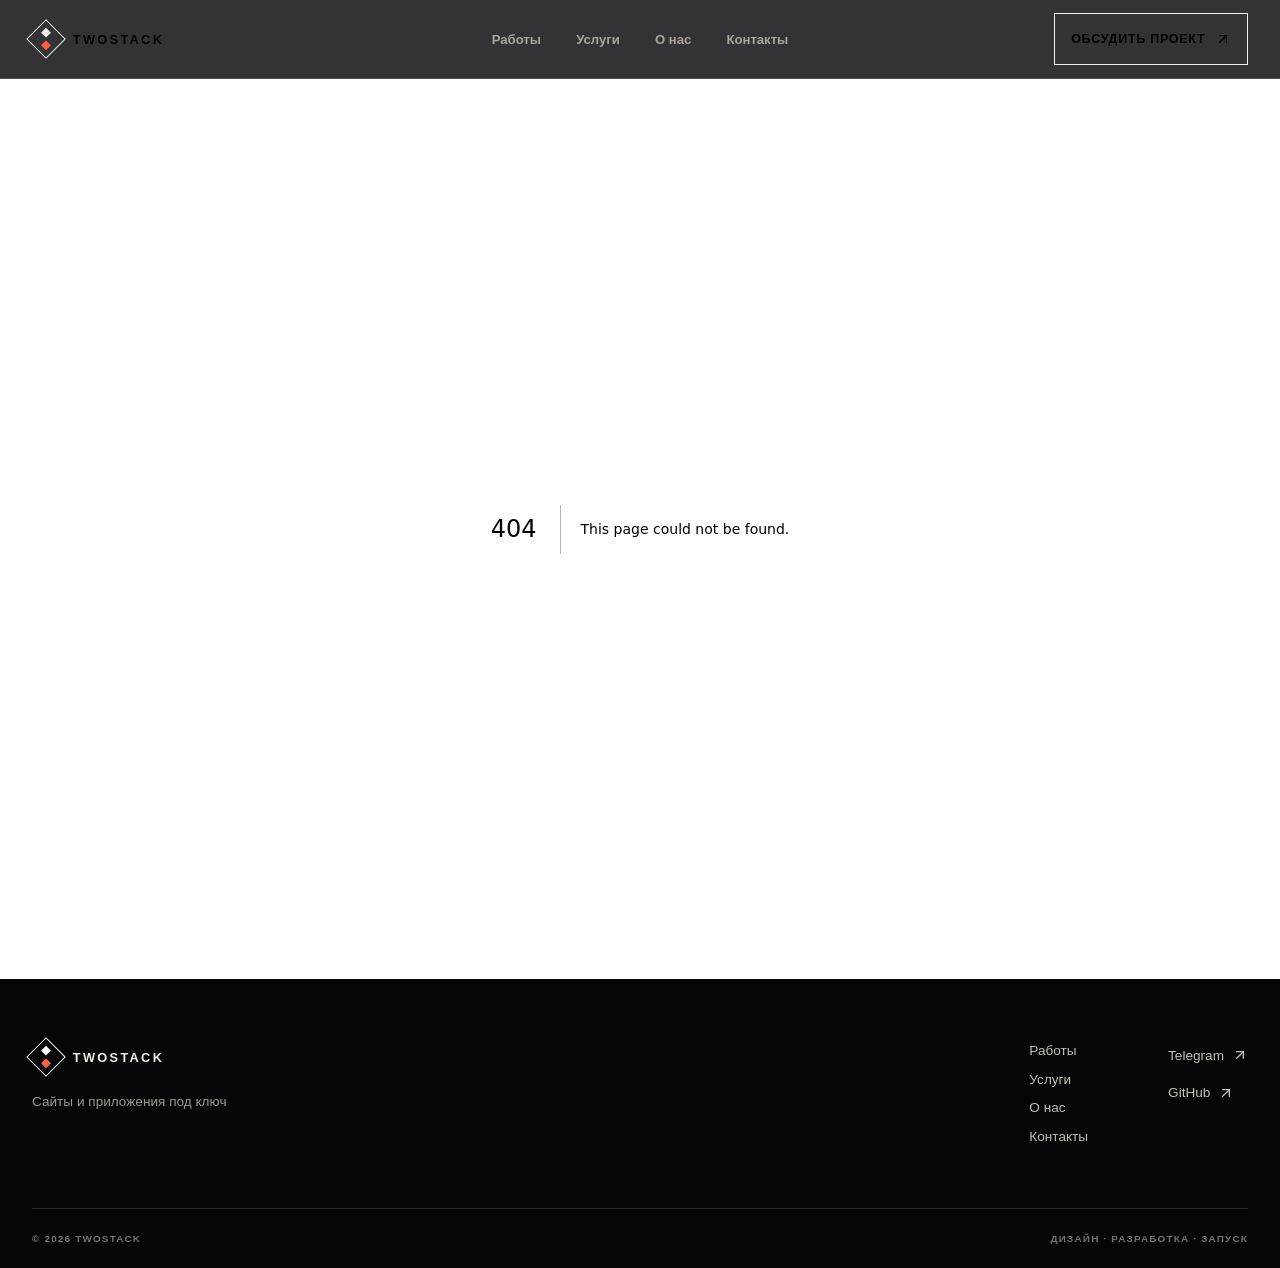
<file: 404/index.html>
<!DOCTYPE html><html lang="ru"><head><meta charSet="utf-8"/><meta name="viewport" content="width=device-width, initial-scale=1"/><link rel="stylesheet" href="/_next/static/chunks/30msg3-hnfnqd.css" data-precedence="next"/><link rel="preload" as="script" fetchPriority="low" href="/_next/static/chunks/3s6nzrbk-8mnv.js"/><script src="/_next/static/chunks/0y-dctk-kmqss.js" async=""></script><script src="/_next/static/chunks/227kwhsrjlnp4.js" async=""></script><script src="/_next/static/chunks/0yjvrbhf1fq4n.js" async=""></script><script src="/_next/static/chunks/turbopack-0uu3tnbjwt46k.js" async=""></script><script src="/_next/static/chunks/0t7cvx24egh8m.js" async="" crossorigin=""></script><meta name="robots" content="noindex"/><title>TWOSTACK — Сайты и приложения под ключ</title><meta name="description" content="Небольшая команда разработчиков. Проектируем дизайн, собираем frontend и backend, запускаем и развиваем цифровые продукты."/><link rel="icon" href="/favicon.svg"/><title>404: This page could not be found.</title><script src="/_next/static/chunks/0cz1d0mv5g_q7.js" noModule=""></script></head><body><div hidden=""><!--$--><!--/$--></div><div class="site-background" aria-hidden="true"><span class="background-orb orb-one"></span><span class="background-orb orb-two"></span><span class="background-grid"></span><span class="background-noise"></span></div><a class="skip-link" href="#content">Перейти к содержимому</a><header class="site-header initial-reveal" data-reveal="true"><div class="header-inner"><a class="brand" href="/" aria-label="TWOSTACK — главная"><span class="brand-mark" aria-hidden="true"><i></i><i></i></span><span>TWOSTACK</span></a><nav class="desktop-nav" aria-label="Основная навигация"><a class="nav-link" href="/work/">Работы</a><a class="nav-link" href="/services/">Услуги</a><a class="nav-link" href="/about/">О нас</a><a class="nav-link" href="/contact/">Контакты</a></nav><a class="header-cta" href="https://t.me/artem_twostack" target="_blank" rel="noreferrer">Обсудить проект <svg xmlns="http://www.w3.org/2000/svg" width="24" height="24" viewBox="0 0 24 24" fill="none" stroke="currentColor" stroke-width="2" stroke-linecap="round" stroke-linejoin="round" class="lucide lucide-arrow-up-right" aria-hidden="true"><path d="M7 7h10v10"></path><path d="M7 17 17 7"></path></svg></a><button class="menu-button" type="button" aria-label="Открыть меню" aria-expanded="false" aria-controls="mobile-menu"><svg xmlns="http://www.w3.org/2000/svg" width="24" height="24" viewBox="0 0 24 24" fill="none" stroke="currentColor" stroke-width="2" stroke-linecap="round" stroke-linejoin="round" class="lucide lucide-menu" aria-hidden="true"><line x1="4" x2="20" y1="12" y2="12"></line><line x1="4" x2="20" y1="6" y2="6"></line><line x1="4" x2="20" y1="18" y2="18"></line></svg></button></div><nav id="mobile-menu" class="mobile-menu" aria-label="Мобильная навигация"><a href="/work/">Работы<svg xmlns="http://www.w3.org/2000/svg" width="24" height="24" viewBox="0 0 24 24" fill="none" stroke="currentColor" stroke-width="2" stroke-linecap="round" stroke-linejoin="round" class="lucide lucide-arrow-up-right" aria-hidden="true"><path d="M7 7h10v10"></path><path d="M7 17 17 7"></path></svg></a><a href="/services/">Услуги<svg xmlns="http://www.w3.org/2000/svg" width="24" height="24" viewBox="0 0 24 24" fill="none" stroke="currentColor" stroke-width="2" stroke-linecap="round" stroke-linejoin="round" class="lucide lucide-arrow-up-right" aria-hidden="true"><path d="M7 7h10v10"></path><path d="M7 17 17 7"></path></svg></a><a href="/about/">О нас<svg xmlns="http://www.w3.org/2000/svg" width="24" height="24" viewBox="0 0 24 24" fill="none" stroke="currentColor" stroke-width="2" stroke-linecap="round" stroke-linejoin="round" class="lucide lucide-arrow-up-right" aria-hidden="true"><path d="M7 7h10v10"></path><path d="M7 17 17 7"></path></svg></a><a href="/contact/">Контакты<svg xmlns="http://www.w3.org/2000/svg" width="24" height="24" viewBox="0 0 24 24" fill="none" stroke="currentColor" stroke-width="2" stroke-linecap="round" stroke-linejoin="round" class="lucide lucide-arrow-up-right" aria-hidden="true"><path d="M7 7h10v10"></path><path d="M7 17 17 7"></path></svg></a></nav></header><main id="content"><div style="font-family:system-ui,&quot;Segoe UI&quot;,Roboto,Helvetica,Arial,sans-serif,&quot;Apple Color Emoji&quot;,&quot;Segoe UI Emoji&quot;;height:100vh;text-align:center;display:flex;flex-direction:column;align-items:center;justify-content:center"><div><style>body{color:#000;background:#fff;margin:0}.next-error-h1{border-right:1px solid rgba(0,0,0,.3)}@media (prefers-color-scheme:dark){body{color:#fff;background:#000}.next-error-h1{border-right:1px solid rgba(255,255,255,.3)}}</style><h1 class="next-error-h1" style="display:inline-block;margin:0 20px 0 0;padding:0 23px 0 0;font-size:24px;font-weight:500;vertical-align:top;line-height:49px">404</h1><div style="display:inline-block"><h2 style="font-size:14px;font-weight:400;line-height:49px;margin:0">This page could not be found.</h2></div></div></div><!--$--><!--/$--></main><footer class="site-footer" data-reveal="true"><div class="footer-top"><div><a class="brand footer-brand" href="/"><span class="brand-mark" aria-hidden="true"><i></i><i></i></span><span>TWOSTACK</span></a><p>Сайты и приложения под ключ</p></div><nav aria-label="Навигация в подвале"><a href="/work/">Работы</a><a href="/services/">Услуги</a><a href="/about/">О нас</a><a href="/contact/">Контакты</a></nav><div class="footer-socials"><a class="footer-github" href="https://t.me/artem_twostack" target="_blank" rel="noreferrer">Telegram <svg xmlns="http://www.w3.org/2000/svg" width="24" height="24" viewBox="0 0 24 24" fill="none" stroke="currentColor" stroke-width="2" stroke-linecap="round" stroke-linejoin="round" class="lucide lucide-arrow-up-right" aria-hidden="true"><path d="M7 7h10v10"></path><path d="M7 17 17 7"></path></svg></a><a class="footer-github" href="https://github.com/quki22" target="_blank" rel="noreferrer">GitHub <svg xmlns="http://www.w3.org/2000/svg" width="24" height="24" viewBox="0 0 24 24" fill="none" stroke="currentColor" stroke-width="2" stroke-linecap="round" stroke-linejoin="round" class="lucide lucide-arrow-up-right" aria-hidden="true"><path d="M7 7h10v10"></path><path d="M7 17 17 7"></path></svg></a></div></div><div class="footer-bottom"><span>© <!-- -->2026<!-- --> TWOSTACK</span><span>Дизайн · Разработка · Запуск</span></div></footer><script src="/_next/static/chunks/3s6nzrbk-8mnv.js" id="_R_" async=""></script><script>(self.__next_f=self.__next_f||[]).push([0])</script><script>self.__next_f.push([1,"1:\"$Sreact.fragment\"\n2:I[94202,[\"/_next/static/chunks/0t7cvx24egh8m.js\"],\"PageMotion\"]\n3:I[48303,[\"/_next/static/chunks/0t7cvx24egh8m.js\"],\"SiteHeader\"]\n4:I[39756,[\"/_next/static/chunks/0t7cvx24egh8m.js\"],\"default\"]\n5:I[37457,[\"/_next/static/chunks/0t7cvx24egh8m.js\"],\"default\"]\nb:I[68027,[\"/_next/static/chunks/0t7cvx24egh8m.js\"],\"default\",1]\n:HL[\"/_next/static/chunks/30msg3-hnfnqd.css\",\"style\"]\n9:X\n0:{\"P\":null,\"c\":[\"\",\"_not-found\",\"\"],\"q\":\"\",\"i\":false,\"f\":[[[\"\",{\"children\":[\"/_not-found\",{\"children\":[\"__PAGE__\",{},\"$undefined\",\"$undefined\",4608]},\"$undefined\",\"$undefined\",4608]},\"$undefined\",\"$undefined\",4624],[[\"$\",\"$1\",\"c\",{\"children\":[[[\"$\",\"link\",\"0\",{\"rel\":\"stylesheet\",\"href\":\"/_next/static/chunks/30msg3-hnfnqd.css\",\"precedence\":\"next\",\"crossOrigin\":\"$undefined\",\"nonce\":\"$undefined\"}],[\"$\",\"script\",\"script-0\",{\"src\":\"/_next/static/chunks/0t7cvx24egh8m.js\",\"async\":true,\"nonce\":\"$undefined\"}]],[\"$\",\"html\",null,{\"lang\":\"ru\",\"children\":[\"$\",\"body\",null,{\"children\":[[\"$\",\"$L2\",null,{}],[\"$\",\"div\",null,{\"className\":\"site-background\",\"aria-hidden\":\"true\",\"children\":[[\"$\",\"span\",null,{\"className\":\"background-orb orb-one\"}],[\"$\",\"span\",null,{\"className\":\"background-orb orb-two\"}],[\"$\",\"span\",null,{\"className\":\"background-grid\"}],[\"$\",\"span\",null,{\"className\":\"background-noise\"}]]}],[\"$\",\"a\",null,{\"className\":\"skip-link\",\"href\":\"#content\",\"children\":\"Перейти к содержимому\"}],[\"$\",\"$L3\",null,{}],[\"$\",\"main\",null,{\"id\":\"content\",\"children\":[\"$\",\"$L4\",null,{\"parallelRouterKey\":\"children\",\"error\":\"$undefined\",\"errorStyles\":\"$undefined\",\"errorScripts\":\"$undefined\",\"template\":[\"$\",\"$L5\",null,{}],\"templateStyles\":\"$undefined\",\"templateScripts\":\"$undefined\",\"notFound\":[[[\"$\",\"title\",null,{\"children\":\"404: This page could not be found.\"}],[\"$\",\"div\",null,{\"style\":{\"fontFamily\":\"system-ui,\\\"Segoe UI\\\",Roboto,Helvetica,Arial,sans-serif,\\\"Apple Color Emoji\\\",\\\"Segoe UI Emoji\\\"\",\"height\":\"100vh\",\"textAlign\":\"center\",\"display\":\"flex\",\"flexDirection\":\"column\",\"alignItems\":\"center\",\"justifyContent\":\"center\"},\"children\":[\"$\",\"div\",null,{\"children\":[[\"$\",\"style\",null,{\"dangerouslySetInnerHTML\":{\"__html\":\"body{color:#000;background:#fff;margin:0}.next-error-h1{border-right:1px solid rgba(0,0,0,.3)}@media (prefers-color-scheme:dark){body{color:#fff;background:#000}.next-error-h1{border-right:1px solid rgba(255,255,255,.3)}}\"}}],[\"$\",\"h1\",null,{\"className\":\"next-error-h1\",\"style\":{\"display\":\"inline-block\",\"margin\":\"0 20px 0 0\",\"padding\":\"0 23px 0 0\",\"fontSize\":24,\"fontWeight\":500,\"verticalAlign\":\"top\",\"lineHeight\":\"49px\"},\"children\":404}],[\"$\",\"div\",null,{\"style\":{\"display\":\"inline-block\"},\"children\":[\"$\",\"h2\",null,{\"style\":{\"fontSize\":14,\"fontWeight\":400,\"lineHeight\":\"49px\",\"margin\":0},\"children\":\"This page could not be found.\"}]}]]}]}]],[]],\"forbidden\":\"$undefined\",\"unauthorized\":\"$undefined\"}]}],[\"$\",\"footer\",null,{\"className\":\"site-footer\",\"data-reveal\":true,\"children\":[[\"$\",\"div\",null,{\"className\":\"footer-top\",\"children\":[[\"$\",\"div\",null,{\"children\":[[\"$\",\"a\",null,{\"className\":\"brand footer-brand\",\"href\":\"/\",\"children\":[[\"$\",\"span\",null,{\"className\":\"brand-mark\",\"aria-hidden\":\"true\",\"children\":[[\"$\",\"i\",null,{}],[\"$\",\"i\",null,{}]]}],[\"$\",\"span\",null,{\"children\":\"TWOSTACK\"}]]}],[\"$\",\"p\",null,{\"children\":\"Сайты и приложения под ключ\"}]]}],[\"$\",\"nav\",null,{\"aria-label\":\"Навигация в подвале\",\"children\":[[\"$\",\"a\",\"/work/\",{\"href\":\"/work/\",\"children\":\"Работы\"}],[\"$\",\"a\",\"/services/\",{\"href\":\"/services/\",\"children\":\"Услуги\"}],[\"$\",\"a\",\"/about/\",{\"href\":\"/about/\",\"children\":\"О нас\"}],[\"$\",\"a\",\"/contact/\",{\"href\":\"/contact/\",\"children\":\"Контакты\"}]]}],[\"$\",\"div\",null,{\"className\":\"footer-socials\",\"children\":[[\"$\",\"a\",null,{\"className\":\"footer-github\",\"href\":\"https://t.me/artem_twostack\",\"target\":\"_blank\",\"rel\":\"noreferrer\",\"children\":[\"Telegram \",[\"$\",\"svg\",null,{\"ref\":\"$undefined\",\"xmlns\":\"http://www.w3.org/2000/svg\",\"width\":24,\"height\":24,\"viewBox\":\"0 0 24 24\",\"fill\":\"none\",\"stroke\":\"currentColor\",\"strokeWidth\":2,\"strokeLinecap\":\"round\",\"strokeLinejoin\":\"round\",\"className\":\"lucide lucide-arrow-up-right\",\"aria-hidden\":\"true\",\"children\":[[\"$\",\"path\",\"1tivn9\",{\"d\":\"M7 7h10v10\"}],[\"$\",\"path\",\"1vkiza\",{\"d\":\"M7 17 17 7\"}],\"$undefined\"]}]]}],[\"$\",\"a\",null,{\"className\":\"footer-github\",\"href\":\"https://github.com/quki22\",\"target\":\"_blank\",\"rel\":\"noreferrer\",\"children\":[\"GitHub \",[\"$\",\"svg\",null,{\"ref\":\"$undefined\",\"xmlns\":\"http://www.w3.org/2000/svg\",\"width\":24,\"height\":24,\"viewBox\":\"0 0 24 24\",\"fill\":\"none\",\"stroke\":\"currentColor\",\"strokeWidth\":2,\"strokeLinecap\":\"round\",\"strokeLinejoin\":\"round\",\"className\":\"lucide lucide-arrow-up-right\",\"aria-hidden\":\"true\",\"children\":[[\"$\",\"path\",\"1tivn9\",{\"d\":\"M7 7h10v10\"}],[\"$\",\"path\",\"1vkiza\",{\"d\":\"M7 17 17 7\"}],\"$undefined\"]}]]}]]}]]}],[\"$\",\"div\",null,{\"className\":\"footer-bottom\",\"children\":[[\"$\",\"span\",null,{\"children\":[\"© \",2026,\" TWOSTACK\"]}],[\"$\",\"span\",null,{\"children\":\"Дизайн · Разработка · Запуск\"}]]}]]}]]}]}]]}],{\"children\":[[\"$\",\"$1\",\"c\",{\"children\":[null,[\"$\",\"$L4\",null,{\"parallelRouterKey\":\"children\",\"error\":\"$undefined\",\"errorStyles\":\"$undefined\",\"errorScripts\":\"$undefined\",\"template\":[\"$\",\"$L5\",null,{}],\"templateStyles\":\"$undefined\",\"templateScripts\":\"$undefined\",\"notFound\":\"$undefined\",\"forbidden\":\"$undefined\",\"unauthorized\":\"$undefined\"}]]}],{\"children\":[[\"$\",\"$1\",\"c\",{\"children\":[[[\"$\",\"title\",null,{\"children\":\"404: This page could not be found.\"}],[\"$\",\"div\",null,{\"style\":\"$0:f:0:1:0:props:children:1:props:children:props:children:4:props:children:props:notFound:0:1:props:style\",\"children\":[\"$\",\"div\",null,{\"children\":[[\"$\",\"style\",null,{\"dangerouslySetInnerHTML\":{\"__html\":\"body{color:#000;background:#fff;margin:0}.next-error-h1{border-right:1px solid rgba(0,0,0,.3)}@media (prefers-color-scheme:dark){body{color:#fff;background:#000}.next-error-h1{border-right:1px solid rgba(255,255,255,.3)}}\"}}],\"$L6\",\"$L7\"]}]}]],null,\"$L8\"]}],{},null,false,null]},null,false,\"$9\"]},null,false,null],\"$La\",false]],\"m\":\"$undefined\",\"G\":[\"$b\",[\"$Lc\"]],\"S\":true,\"h\":null,\"r\":\"$undefined\",\"s\":\"$undefined\",\"a\":\"$undefined\",\"l\":\"$undefined\",\"p\":\"$undefined\",\"d\":\"$undefined\",\"b\":\"a4AL5hklZOFhWuVChdn2a\"}\nd:I[97367,[\"/_next/static/chunks/0t7cvx24egh8m.js\"],\"OutletBoundary\"]\ne:\"$Sreact.suspense\"\n10:I[97367,[\"/_next/static/chunks/0t7cvx24egh8m.js\"],\"ViewportBoundary\"]\n12:I[97367,[\"/_next/static/chunks/0t7cvx24egh8m.js\"],\"MetadataBoundary\"]\n6:[\"$\",\"h1\",null,{\"className\":\"next-error-h1\",\"style\":\"$0:f:0:1:0:props:children:1:props:children:props:children:4:props:children:props:notFound:0:1:props:children:props:children:1:props:style\",\"children\":404}]\n7:[\"$\",\"div\",null,{\"style\":\"$0:f:0:1:0:props:children:1:props:children:props:children:4:props:children:props:notFound:0:1:props:children:props:children:2:props:style\",\"children\":[\"$\",\"h2\",null,{\"style\":\"$0:f:0:1:0:props:children:1:props:children:props:children:4:props:children:props:notFound:0:1:props:children:props:children:2:props:children:props:style\",\"children\":\"This page could not be found.\"}]}]\n8:[\"$\",\"$Ld\",null,{\"children\":[\"$\",\"$e\",null,{\"name\":\"Next.MetadataOutlet\",\"children\":\"$@f\"}]}]\na:[\"$\",\"$1\",\"h\",{\"children\":[[\"$\",\"meta\",null,{\"name\":\"robots\",\"content\":\"noindex\"}],[\"$\",\"$L10\",null,{\"children\":\"$L11\"}],[\"$\",\"div\",null,{\"hidden\":true,\"children\":[\"$\",\"$L12\",null,{\"children\":[\"$\",\"$e\",null,{\"name\":\"Next.Metadata\",\"children\":\"$L13\"}]}]}],null]}]\nc:[\"$\",\"link\",\"0\",{\"rel\":\"stylesheet\",\"href\":\"/_next/static/chunks/30msg3-hnfnqd.css\",\"precedence\":\"next\",\"crossOrigin\":\"$undefined\",\"nonce\":\"$undefined\"}]\n9:C\n11:[[\"$\",\"meta\",\"0\",{\"charSet\":\"utf-8\"}],[\"$\",\"meta\",\"1\",{\"name\":\"viewport\",\"content\":\"width=device-width, initial-scale=1\"}]]\n14:I[27201,[\"/_next/static/chunks/0t7cvx24egh8m.js\"],\"IconMark\"]\nf:null\n13:[[\"$\",\"title\",\"0\",{\"children\":\"TWOSTACK — Сайты и приложения под ключ\"}],[\"$\",\"meta\",\"1\",{\"name\":\"description\",\"content\":\"Небольшая команда разработчиков. Проектируем дизайн, собираем frontend и backend, запускаем и развиваем цифровые продукты.\"}],[\"$\",\"link\",\"2\",{\"rel\":\"icon\",\"href\":\"/favicon.svg\"}],[\"$\",\"$L14\",\"3\",{}]]\n"])</script></body></html>
</file>
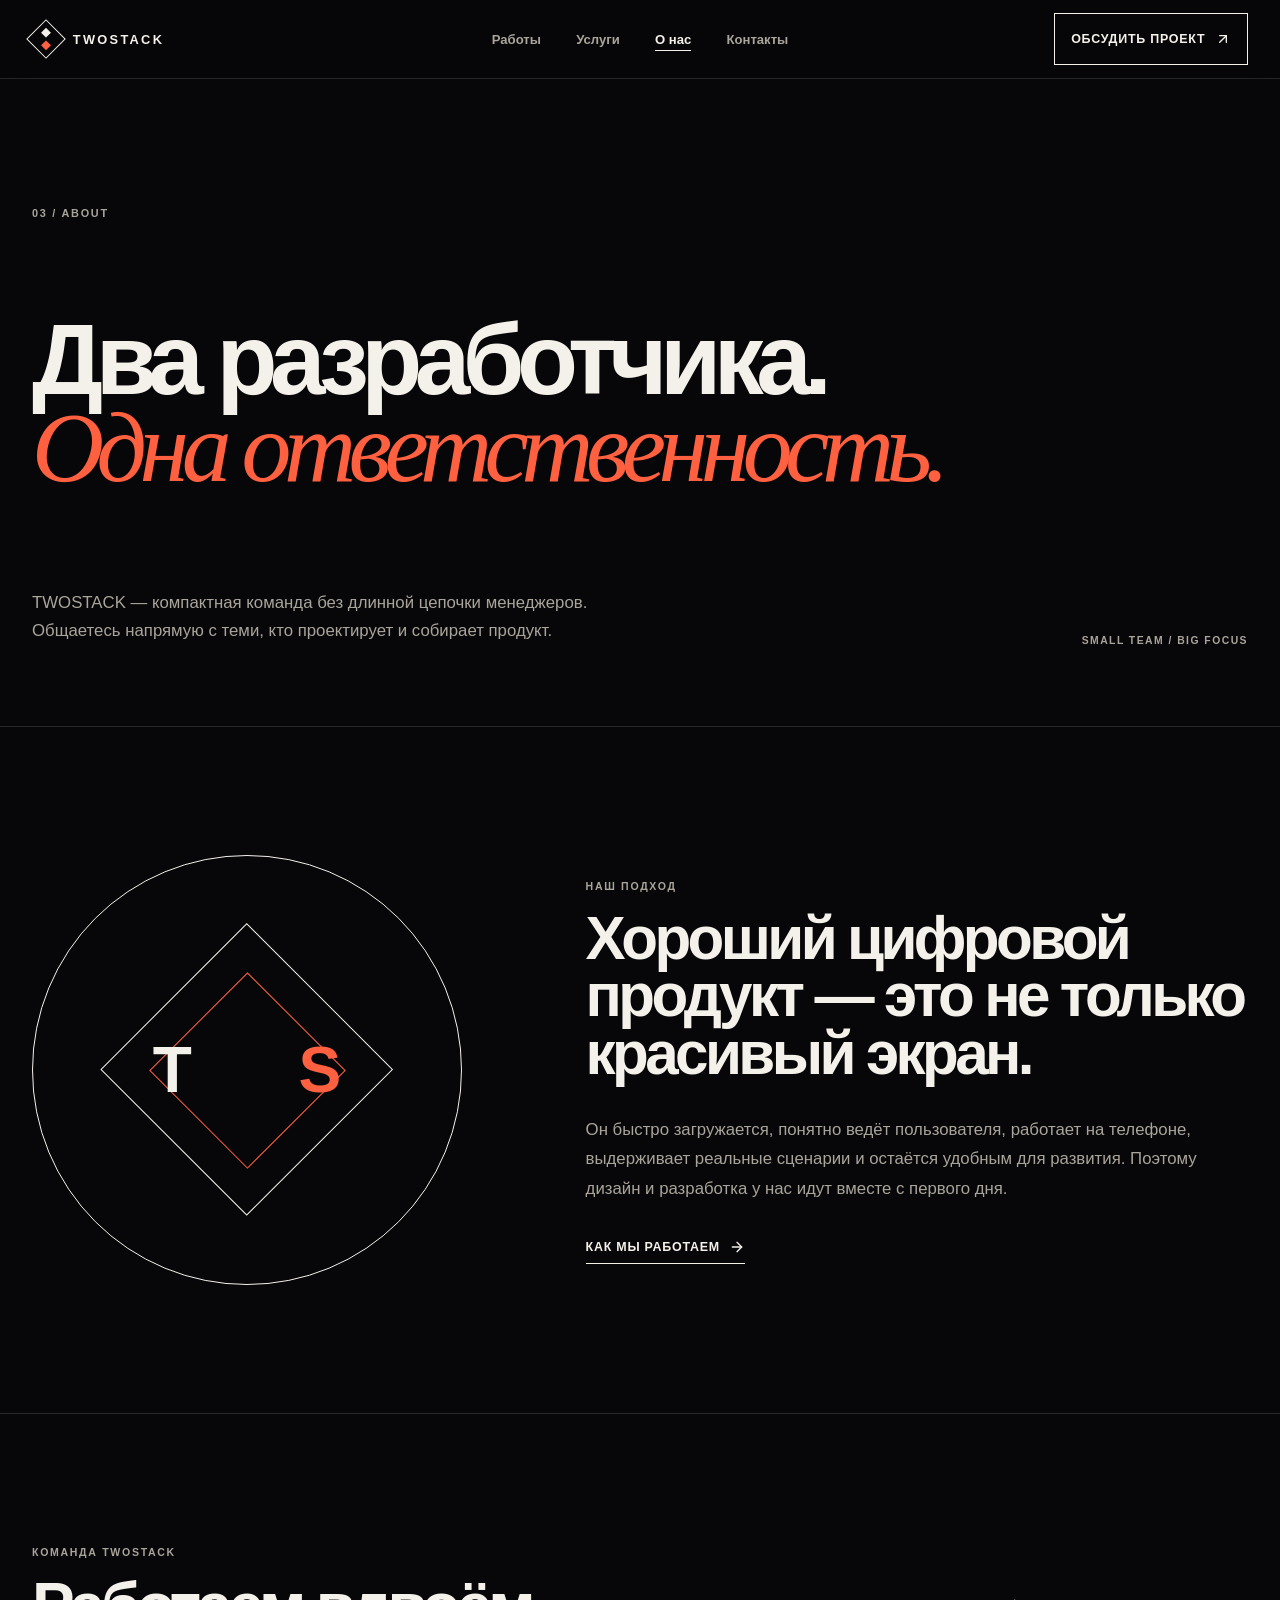
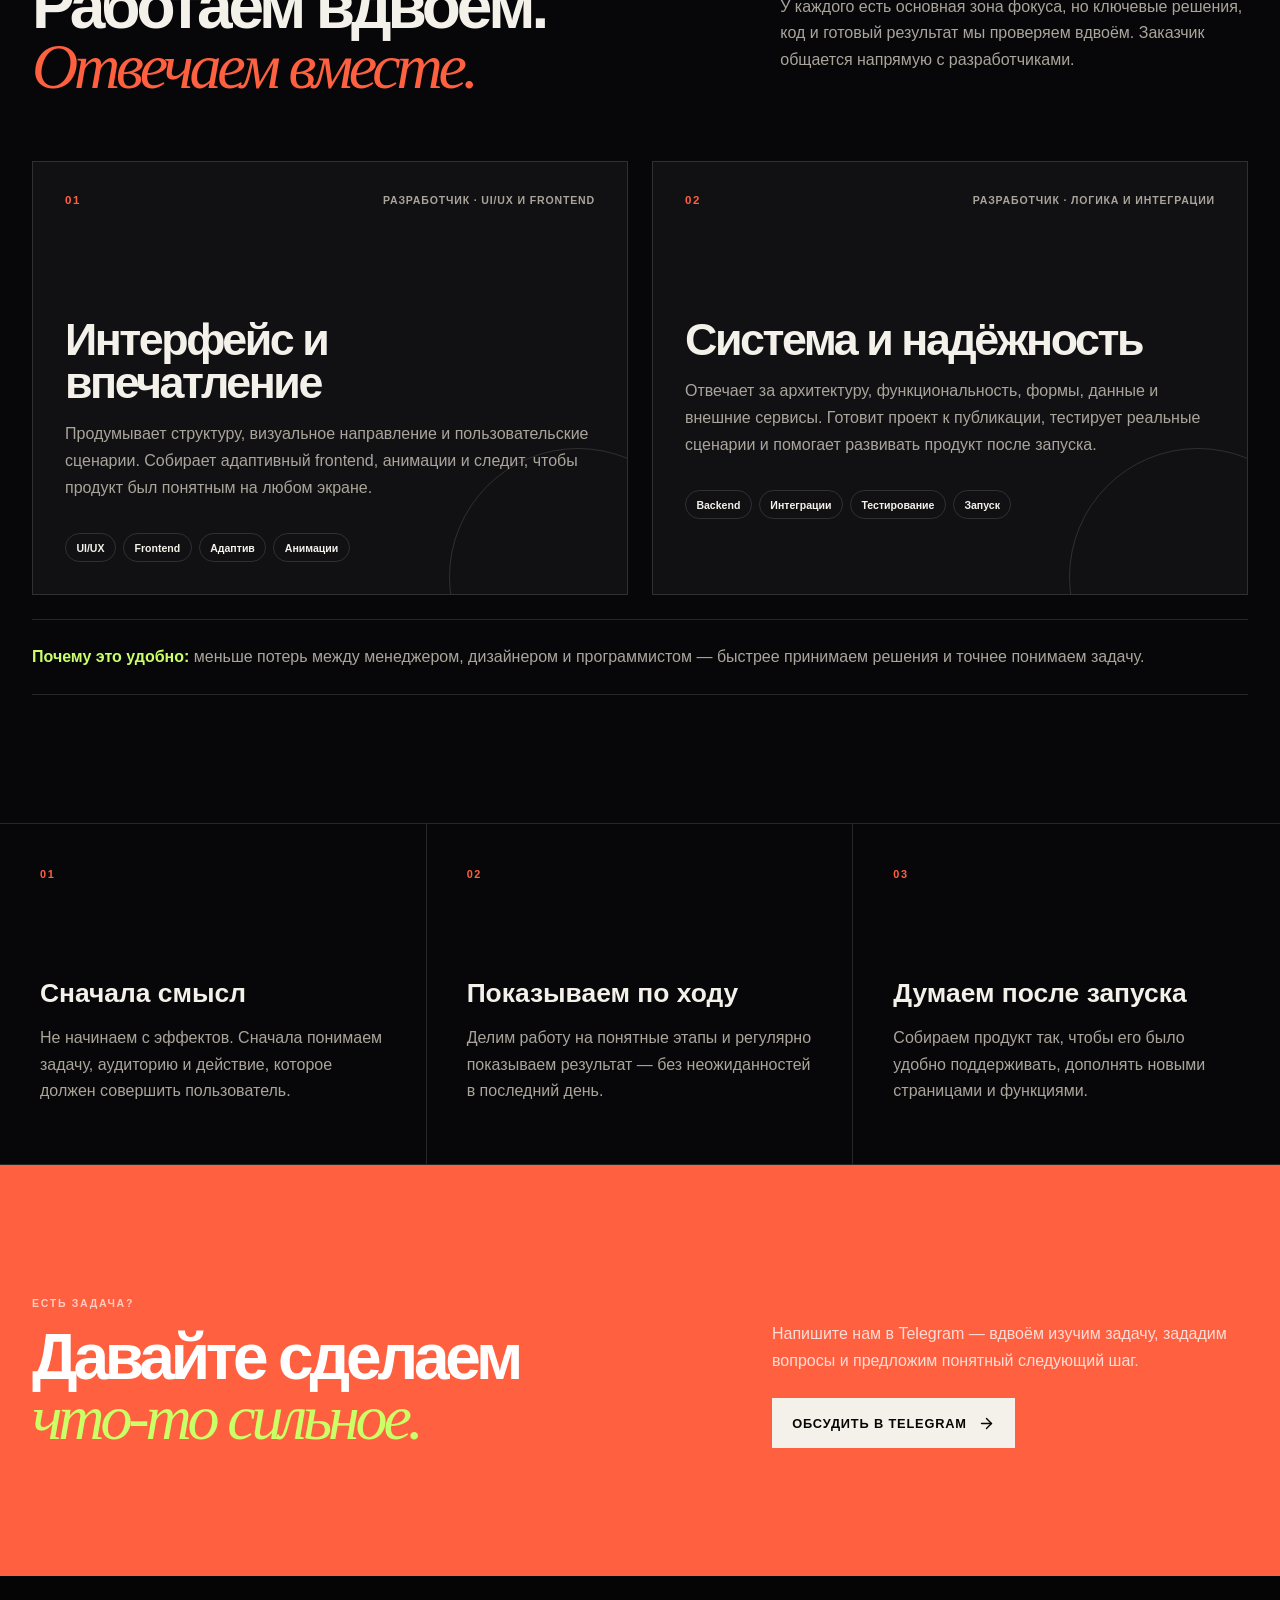
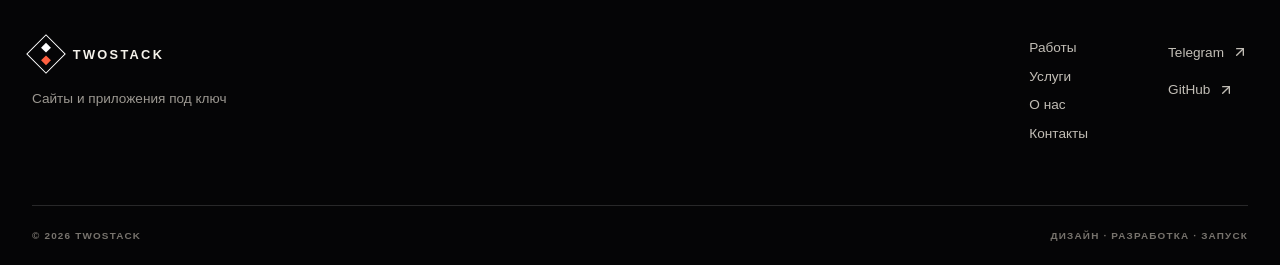
<file: about/index.html>
<!DOCTYPE html><html lang="ru"><head><meta charSet="utf-8"/><meta name="viewport" content="width=device-width, initial-scale=1"/><link rel="stylesheet" href="/_next/static/chunks/30msg3-hnfnqd.css" data-precedence="next"/><link rel="preload" as="script" fetchPriority="low" href="/_next/static/chunks/3s6nzrbk-8mnv.js"/><script src="/_next/static/chunks/0y-dctk-kmqss.js" async=""></script><script src="/_next/static/chunks/227kwhsrjlnp4.js" async=""></script><script src="/_next/static/chunks/0yjvrbhf1fq4n.js" async=""></script><script src="/_next/static/chunks/turbopack-0uu3tnbjwt46k.js" async=""></script><script src="/_next/static/chunks/0t7cvx24egh8m.js" async="" crossorigin=""></script><title>О нас — TWOSTACK</title><meta name="description" content="Небольшая команда разработчиков TWOSTACK."/><link rel="icon" href="/favicon.svg"/><script src="/_next/static/chunks/0cz1d0mv5g_q7.js" noModule=""></script></head><body><div hidden=""><!--$--><!--/$--></div><div class="site-background" aria-hidden="true"><span class="background-orb orb-one"></span><span class="background-orb orb-two"></span><span class="background-grid"></span><span class="background-noise"></span></div><a class="skip-link" href="#content">Перейти к содержимому</a><header class="site-header initial-reveal" data-reveal="true"><div class="header-inner"><a class="brand" href="/" aria-label="TWOSTACK — главная"><span class="brand-mark" aria-hidden="true"><i></i><i></i></span><span>TWOSTACK</span></a><nav class="desktop-nav" aria-label="Основная навигация"><a class="nav-link" href="/work/">Работы</a><a class="nav-link" href="/services/">Услуги</a><a class="nav-link is-active" href="/about/" aria-current="page">О нас</a><a class="nav-link" href="/contact/">Контакты</a></nav><a class="header-cta" href="https://t.me/artem_twostack" target="_blank" rel="noreferrer">Обсудить проект <svg xmlns="http://www.w3.org/2000/svg" width="24" height="24" viewBox="0 0 24 24" fill="none" stroke="currentColor" stroke-width="2" stroke-linecap="round" stroke-linejoin="round" class="lucide lucide-arrow-up-right" aria-hidden="true"><path d="M7 7h10v10"></path><path d="M7 17 17 7"></path></svg></a><button class="menu-button" type="button" aria-label="Открыть меню" aria-expanded="false" aria-controls="mobile-menu"><svg xmlns="http://www.w3.org/2000/svg" width="24" height="24" viewBox="0 0 24 24" fill="none" stroke="currentColor" stroke-width="2" stroke-linecap="round" stroke-linejoin="round" class="lucide lucide-menu" aria-hidden="true"><line x1="4" x2="20" y1="12" y2="12"></line><line x1="4" x2="20" y1="6" y2="6"></line><line x1="4" x2="20" y1="18" y2="18"></line></svg></button></div><nav id="mobile-menu" class="mobile-menu" aria-label="Мобильная навигация"><a href="/work/">Работы<svg xmlns="http://www.w3.org/2000/svg" width="24" height="24" viewBox="0 0 24 24" fill="none" stroke="currentColor" stroke-width="2" stroke-linecap="round" stroke-linejoin="round" class="lucide lucide-arrow-up-right" aria-hidden="true"><path d="M7 7h10v10"></path><path d="M7 17 17 7"></path></svg></a><a href="/services/">Услуги<svg xmlns="http://www.w3.org/2000/svg" width="24" height="24" viewBox="0 0 24 24" fill="none" stroke="currentColor" stroke-width="2" stroke-linecap="round" stroke-linejoin="round" class="lucide lucide-arrow-up-right" aria-hidden="true"><path d="M7 7h10v10"></path><path d="M7 17 17 7"></path></svg></a><a class="is-active" href="/about/" aria-current="page">О нас<svg xmlns="http://www.w3.org/2000/svg" width="24" height="24" viewBox="0 0 24 24" fill="none" stroke="currentColor" stroke-width="2" stroke-linecap="round" stroke-linejoin="round" class="lucide lucide-arrow-up-right" aria-hidden="true"><path d="M7 7h10v10"></path><path d="M7 17 17 7"></path></svg></a><a href="/contact/">Контакты<svg xmlns="http://www.w3.org/2000/svg" width="24" height="24" viewBox="0 0 24 24" fill="none" stroke="currentColor" stroke-width="2" stroke-linecap="round" stroke-linejoin="round" class="lucide lucide-arrow-up-right" aria-hidden="true"><path d="M7 7h10v10"></path><path d="M7 17 17 7"></path></svg></a></nav></header><main id="content"><section class="page-hero about-hero initial-reveal" data-reveal="true"><span class="page-number" data-reveal-item="true">03 / ABOUT</span><h1 data-reveal-item="true">Два разработчика.<br/><em>Одна ответственность.</em></h1><div class="page-hero-copy" data-reveal-item="true"><p>TWOSTACK — компактная команда без длинной цепочки менеджеров. Общаетесь напрямую с теми, кто проектирует и собирает продукт.</p><span>SMALL TEAM / BIG FOCUS</span></div></section><section class="section manifesto" data-reveal="true"><div class="manifesto-mark" data-reveal-item="true"><span>T</span><span>S</span></div><div class="manifesto-copy" data-reveal-item="true"><span class="section-kicker">Наш подход</span><h2>Хороший цифровой продукт — это не только красивый экран.</h2><p>Он быстро загружается, понятно ведёт пользователя, работает на телефоне, выдерживает реальные сценарии и остаётся удобным для развития. Поэтому дизайн и разработка у нас идут вместе с первого дня.</p><a class="text-link" href="/services/">Как мы работаем <svg xmlns="http://www.w3.org/2000/svg" width="24" height="24" viewBox="0 0 24 24" fill="none" stroke="currentColor" stroke-width="2" stroke-linecap="round" stroke-linejoin="round" class="lucide lucide-arrow-right" aria-hidden="true"><path d="M5 12h14"></path><path d="m12 5 7 7-7 7"></path></svg></a></div></section><section class="section team-section" data-reveal="true"><div class="section-head compact" data-reveal-item="true"><div><span class="section-kicker">Команда TWOSTACK</span><h2>Работаем вдвоём.<br/><em>Отвечаем вместе.</em></h2></div><p>У каждого есть основная зона фокуса, но ключевые решения, код и готовый результат мы проверяем вдвоём. Заказчик общается напрямую с разработчиками.</p></div><div class="team-grid"><article class="team-card" data-reveal-item="true"><div class="team-card-top"><span>01</span><small>Разработчик · UI/UX и frontend</small></div><h3>Интерфейс и впечатление</h3><p>Продумывает структуру, визуальное направление и пользовательские сценарии. Собирает адаптивный frontend, анимации и следит, чтобы продукт был понятным на любом экране.</p><ul><li>UI/UX</li><li>Frontend</li><li>Адаптив</li><li>Анимации</li></ul></article><article class="team-card" data-reveal-item="true"><div class="team-card-top"><span>02</span><small>Разработчик · логика и интеграции</small></div><h3>Система и надёжность</h3><p>Отвечает за архитектуру, функциональность, формы, данные и внешние сервисы. Готовит проект к публикации, тестирует реальные сценарии и помогает развивать продукт после запуска.</p><ul><li>Backend</li><li>Интеграции</li><li>Тестирование</li><li>Запуск</li></ul></article></div><p class="team-note" data-reveal-item="true"><strong>Почему это удобно:</strong> меньше потерь между менеджером, дизайнером и программистом — быстрее принимаем решения и точнее понимаем задачу.</p></section><section class="principles" data-reveal="true"><article data-reveal-item="true"><span>01</span><h3>Сначала смысл</h3><p>Не начинаем с эффектов. Сначала понимаем задачу, аудиторию и действие, которое должен совершить пользователь.</p></article><article data-reveal-item="true"><span>02</span><h3>Показываем по ходу</h3><p>Делим работу на понятные этапы и регулярно показываем результат — без неожиданностей в последний день.</p></article><article data-reveal-item="true"><span>03</span><h3>Думаем после запуска</h3><p>Собираем продукт так, чтобы его было удобно поддерживать, дополнять новыми страницами и функциями.</p></article></section><section class="contact-cta" data-reveal="true"><div data-reveal-item="true"><span class="section-kicker">Есть задача?</span><h2>Давайте сделаем<br/><em>что-то сильное.</em></h2></div><div class="contact-cta-side" data-reveal-item="true"><p>Напишите нам в Telegram — вдвоём изучим задачу, зададим вопросы и предложим понятный следующий шаг.</p><a class="button button-light" href="https://t.me/artem_twostack" target="_blank" rel="noreferrer">Обсудить в Telegram <svg xmlns="http://www.w3.org/2000/svg" width="24" height="24" viewBox="0 0 24 24" fill="none" stroke="currentColor" stroke-width="2" stroke-linecap="round" stroke-linejoin="round" class="lucide lucide-arrow-right" aria-hidden="true"><path d="M5 12h14"></path><path d="m12 5 7 7-7 7"></path></svg></a></div></section><!--$--><!--/$--></main><footer class="site-footer" data-reveal="true"><div class="footer-top"><div><a class="brand footer-brand" href="/"><span class="brand-mark" aria-hidden="true"><i></i><i></i></span><span>TWOSTACK</span></a><p>Сайты и приложения под ключ</p></div><nav aria-label="Навигация в подвале"><a href="/work/">Работы</a><a href="/services/">Услуги</a><a href="/about/">О нас</a><a href="/contact/">Контакты</a></nav><div class="footer-socials"><a class="footer-github" href="https://t.me/artem_twostack" target="_blank" rel="noreferrer">Telegram <svg xmlns="http://www.w3.org/2000/svg" width="24" height="24" viewBox="0 0 24 24" fill="none" stroke="currentColor" stroke-width="2" stroke-linecap="round" stroke-linejoin="round" class="lucide lucide-arrow-up-right" aria-hidden="true"><path d="M7 7h10v10"></path><path d="M7 17 17 7"></path></svg></a><a class="footer-github" href="https://github.com/quki22" target="_blank" rel="noreferrer">GitHub <svg xmlns="http://www.w3.org/2000/svg" width="24" height="24" viewBox="0 0 24 24" fill="none" stroke="currentColor" stroke-width="2" stroke-linecap="round" stroke-linejoin="round" class="lucide lucide-arrow-up-right" aria-hidden="true"><path d="M7 7h10v10"></path><path d="M7 17 17 7"></path></svg></a></div></div><div class="footer-bottom"><span>© <!-- -->2026<!-- --> TWOSTACK</span><span>Дизайн · Разработка · Запуск</span></div></footer><script src="/_next/static/chunks/3s6nzrbk-8mnv.js" id="_R_" async=""></script><script>(self.__next_f=self.__next_f||[]).push([0])</script><script>self.__next_f.push([1,"1:\"$Sreact.fragment\"\n2:I[94202,[\"/_next/static/chunks/0t7cvx24egh8m.js\"],\"PageMotion\"]\n3:I[48303,[\"/_next/static/chunks/0t7cvx24egh8m.js\"],\"SiteHeader\"]\n4:I[39756,[\"/_next/static/chunks/0t7cvx24egh8m.js\"],\"default\"]\n5:I[37457,[\"/_next/static/chunks/0t7cvx24egh8m.js\"],\"default\"]\n10:I[68027,[\"/_next/static/chunks/0t7cvx24egh8m.js\"],\"default\",1]\n:HL[\"/_next/static/chunks/30msg3-hnfnqd.css\",\"style\"]\ne:X\n0:{\"P\":null,\"c\":[\"\",\"about\",\"\"],\"q\":\"\",\"i\":false,\"f\":[[[\"\",{\"children\":[\"about\",{\"children\":[\"__PAGE__\",{},\"$undefined\",\"$undefined\",4608]},\"$undefined\",\"$undefined\",4608]},\"$undefined\",\"$undefined\",4624],[[\"$\",\"$1\",\"c\",{\"children\":[[[\"$\",\"link\",\"0\",{\"rel\":\"stylesheet\",\"href\":\"/_next/static/chunks/30msg3-hnfnqd.css\",\"precedence\":\"next\",\"crossOrigin\":\"$undefined\",\"nonce\":\"$undefined\"}],[\"$\",\"script\",\"script-0\",{\"src\":\"/_next/static/chunks/0t7cvx24egh8m.js\",\"async\":true,\"nonce\":\"$undefined\"}]],[\"$\",\"html\",null,{\"lang\":\"ru\",\"children\":[\"$\",\"body\",null,{\"children\":[[\"$\",\"$L2\",null,{}],[\"$\",\"div\",null,{\"className\":\"site-background\",\"aria-hidden\":\"true\",\"children\":[[\"$\",\"span\",null,{\"className\":\"background-orb orb-one\"}],[\"$\",\"span\",null,{\"className\":\"background-orb orb-two\"}],[\"$\",\"span\",null,{\"className\":\"background-grid\"}],[\"$\",\"span\",null,{\"className\":\"background-noise\"}]]}],[\"$\",\"a\",null,{\"className\":\"skip-link\",\"href\":\"#content\",\"children\":\"Перейти к содержимому\"}],[\"$\",\"$L3\",null,{}],[\"$\",\"main\",null,{\"id\":\"content\",\"children\":[\"$\",\"$L4\",null,{\"parallelRouterKey\":\"children\",\"error\":\"$undefined\",\"errorStyles\":\"$undefined\",\"errorScripts\":\"$undefined\",\"template\":[\"$\",\"$L5\",null,{}],\"templateStyles\":\"$undefined\",\"templateScripts\":\"$undefined\",\"notFound\":[[[\"$\",\"title\",null,{\"children\":\"404: This page could not be found.\"}],[\"$\",\"div\",null,{\"style\":{\"fontFamily\":\"system-ui,\\\"Segoe UI\\\",Roboto,Helvetica,Arial,sans-serif,\\\"Apple Color Emoji\\\",\\\"Segoe UI Emoji\\\"\",\"height\":\"100vh\",\"textAlign\":\"center\",\"display\":\"flex\",\"flexDirection\":\"column\",\"alignItems\":\"center\",\"justifyContent\":\"center\"},\"children\":[\"$\",\"div\",null,{\"children\":[[\"$\",\"style\",null,{\"dangerouslySetInnerHTML\":{\"__html\":\"body{color:#000;background:#fff;margin:0}.next-error-h1{border-right:1px solid rgba(0,0,0,.3)}@media (prefers-color-scheme:dark){body{color:#fff;background:#000}.next-error-h1{border-right:1px solid rgba(255,255,255,.3)}}\"}}],[\"$\",\"h1\",null,{\"className\":\"next-error-h1\",\"style\":{\"display\":\"inline-block\",\"margin\":\"0 20px 0 0\",\"padding\":\"0 23px 0 0\",\"fontSize\":24,\"fontWeight\":500,\"verticalAlign\":\"top\",\"lineHeight\":\"49px\"},\"children\":404}],[\"$\",\"div\",null,{\"style\":{\"display\":\"inline-block\"},\"children\":[\"$\",\"h2\",null,{\"style\":{\"fontSize\":14,\"fontWeight\":400,\"lineHeight\":\"49px\",\"margin\":0},\"children\":\"This page could not be found.\"}]}]]}]}]],[]],\"forbidden\":\"$undefined\",\"unauthorized\":\"$undefined\"}]}],[\"$\",\"footer\",null,{\"className\":\"site-footer\",\"data-reveal\":true,\"children\":[[\"$\",\"div\",null,{\"className\":\"footer-top\",\"children\":[[\"$\",\"div\",null,{\"children\":[[\"$\",\"a\",null,{\"className\":\"brand footer-brand\",\"href\":\"/\",\"children\":[[\"$\",\"span\",null,{\"className\":\"brand-mark\",\"aria-hidden\":\"true\",\"children\":[[\"$\",\"i\",null,{}],[\"$\",\"i\",null,{}]]}],[\"$\",\"span\",null,{\"children\":\"TWOSTACK\"}]]}],[\"$\",\"p\",null,{\"children\":\"Сайты и приложения под ключ\"}]]}],[\"$\",\"nav\",null,{\"aria-label\":\"Навигация в подвале\",\"children\":[[\"$\",\"a\",\"/work/\",{\"href\":\"/work/\",\"children\":\"Работы\"}],[\"$\",\"a\",\"/services/\",{\"href\":\"/services/\",\"children\":\"Услуги\"}],[\"$\",\"a\",\"/about/\",{\"href\":\"/about/\",\"children\":\"О нас\"}],[\"$\",\"a\",\"/contact/\",{\"href\":\"/contact/\",\"children\":\"Контакты\"}]]}],[\"$\",\"div\",null,{\"className\":\"footer-socials\",\"children\":[[\"$\",\"a\",null,{\"className\":\"footer-github\",\"href\":\"https://t.me/artem_twostack\",\"target\":\"_blank\",\"rel\":\"noreferrer\",\"children\":[\"Telegram \",[\"$\",\"svg\",null,{\"ref\":\"$undefined\",\"xmlns\":\"http://www.w3.org/2000/svg\",\"width\":24,\"height\":24,\"viewBox\":\"0 0 24 24\",\"fill\":\"none\",\"stroke\":\"currentColor\",\"strokeWidth\":2,\"strokeLinecap\":\"round\",\"strokeLinejoin\":\"round\",\"className\":\"lucide lucide-arrow-up-right\",\"aria-hidden\":\"true\",\"children\":[[\"$\",\"path\",\"1tivn9\",{\"d\":\"M7 7h10v10\"}],[\"$\",\"path\",\"1vkiza\",{\"d\":\"M7 17 17 7\"}],\"$undefined\"]}]]}],[\"$\",\"a\",null,{\"className\":\"footer-github\",\"href\":\"https://github.com/quki22\",\"target\":\"_blank\",\"rel\":\"noreferrer\",\"children\":[\"GitHub \",[\"$\",\"svg\",null,{\"ref\":\"$undefined\",\"xmlns\":\"http://www.w3.org/2000/svg\",\"width\":24,\"height\":24,\"viewBox\":\"0 0 24 24\",\"fill\":\"none\",\"stroke\":\"currentColor\",\"strokeWidth\":2,\"strokeLinecap\":\"round\",\"strokeLinejoin\":\"round\",\"className\":\"lucide lucide-arrow-up-right\",\"aria-hidden\":\"true\",\"children\":[[\"$\",\"path\",\"1tivn9\",{\"d\":\"M7 7h10v10\"}],[\"$\",\"path\",\"1vkiza\",{\"d\":\"M7 17 17 7\"}],\"$undefined\"]}]]}]]}]]}],[\"$\",\"div\",null,{\"className\":\"footer-bottom\",\"children\":[[\"$\",\"span\",null,{\"children\":[\"© \",2026,\" TWOSTACK\"]}],[\"$\",\"span\",null,{\"children\":\"Дизайн · Разработка · Запуск\"}]]}]]}]]}]}]]}],{\"children\":[[\"$\",\"$1\",\"c\",{\"children\":[null,[\"$\",\"$L4\",null,{\"parallelRouterKey\":\"children\",\"error\":\"$undefined\",\"errorStyles\":\"$undefined\",\"errorScripts\":\"$undefined\",\"template\":[\"$\",\"$L5\",null,{}],\"templateStyles\":\"$undefined\",\"templateScripts\":\"$undefined\",\"notFound\":\"$undefined\",\"forbidden\":\"$undefined\",\"unauthorized\":\"$undefined\"}]]}],{\"children\":[[\"$\",\"$1\",\"c\",{\"children\":[[[\"$\",\"section\",null,{\"className\":\"page-hero about-hero initial-reveal\",\"data-reveal\":true,\"children\":[[\"$\",\"span\",null,{\"className\":\"page-number\",\"data-reveal-item\":true,\"children\":\"03 / ABOUT\"}],[\"$\",\"h1\",null,{\"data-reveal-item\":true,\"children\":[\"Два разработчика.\",\"$L6\",\"$L7\"]}],\"$L8\"]}],\"$L9\",\"$La\",\"$Lb\",\"$Lc\"],null,\"$Ld\"]}],{},null,false,null]},null,false,\"$e\"]},null,false,null],\"$Lf\",false]],\"m\":\"$undefined\",\"G\":[\"$10\",[\"$L11\"]],\"S\":true,\"h\":null,\"r\":\"$undefined\",\"s\":\"$undefined\",\"a\":\"$undefined\",\"l\":\"$undefined\",\"p\":\"$undefined\",\"d\":\"$undefined\",\"b\":\"a4AL5hklZOFhWuVChdn2a\"}\n12:I[97367,[\"/_next/static/chunks/0t7cvx24egh8m.js\"],\"OutletBoundary\"]\n13:\"$Sreact.suspense\"\n15:I[97367,[\"/_next/static/chunks/0t7cvx24egh8m.js\"],\"ViewportBoundary\"]\n17:I[97367,[\"/_next/static/chunks/0t7cvx24egh8m.js\"],\"MetadataBoundary\"]\n6:[\"$\",\"br\",null,{}]\n7:[\"$\",\"em\",null,{\"children\":\"Одна ответственность.\"}]\n8:[\"$\",\"div\",null,{\"className\":\"page-hero-copy\",\"data-reveal-item\":true,\"children\":[[\"$\",\"p\",null,{\"children\":\"TWOSTACK — компактная команда без длинной цепочки менеджеров. Общаетесь напрямую с теми, кто проектирует и собирает продукт.\"}],[\"$\",\"span\",null,{\"children\":\"SMALL TEAM / BIG FOCUS\"}]]}]\n9:[\"$\",\"section\",null,{\"className\":\"section manifesto\",\"data-reveal\":true,\"children\":[[\"$\",\"div\",null,{\"className\":\"manifesto-mark\",\"data-reveal-item\":true,\"children\":[[\"$\",\"span\",null,{\"children\":\"T\"}],[\"$\",\"span\",null,{\"children\":\"S\"}]]}],[\"$\",\"div\",null,{\"className\":\"manifesto-copy\",\"data-reveal-item\":true,\"children\":[[\"$\",\"span\",null,{\"className\":\"section-kicker\",\"children\":\"Наш подход\"}],[\"$\",\"h2\",null,{\"children\":\"Хороший цифровой продукт — это не только красивый экран.\"}],[\"$\",\"p\",null,{\"children\":\"Он быстро загружается, понятно ведёт пользователя, работает на телефоне, выдерживает реальные сценарии и остаётся удобным для развития. Поэтому дизайн и разработка у нас идут вместе с первого дня.\"}],[\"$\",\"a\",null,{\"className\":\"text-link\",\"href\":\"/services/\",\"children\":[\"Как мы работаем \",[\"$\",\"svg\",null,{\"ref\":\"$undefined\",\"xmlns\":\"http://www.w3.org/2000/svg\",\"width\":24,\"height\":24,\"viewBox\":\"0 0 24 24\",\"fill\":\"none\",\"stroke\":\"currentColor\",\"strokeWidth\":2,\"strokeLinecap\":\"round\",\"strokeLinejoin\":\"round\",\"className\":\"lucide lucide-arrow-right\",\"aria-hidden\":\"true\",\"children\":[[\"$\",\"path\",\"1ays0h\",{\"d\":\"M5 12h14\"}],[\"$\",\"path\",\"xquz4c\",{\"d\":\"m12 5 7 7-7 7\"}],\"$undefined\"]}]]}]]}]]}]\na:[\"$\",\"section\",null,{\"className\":\"section team-section\",\"data-reveal\":true,\"children\":[[\"$\",\"div\",null,{\"className\":\"section-head compact\",\"data-reveal-item\":true,\"children\":[[\"$\",\"div\",null,{\"children\":[[\"$\",\"span\",null,{\"className\":\"section-kicker\",\"children\":\"Команда TWOSTACK\"}],[\"$\",\"h2\",null,{\"children\":[\"Работаем вдвоём.\",[\"$\",\"br\",null,{}],[\"$\",\"em\",null,{\"children\":\"Отвечаем вместе.\"}]]}]]}],[\"$\",\"p\",null,{\"children\":\"У каждого есть основная зона фокуса, но ключевые решения, код и готовый результат мы проверяем вдвоём. Заказчик общается напрямую с разработчиками.\"}]]}],[\"$\",\"div\",null,{\"className\":\"team-grid\",\"children\":[[\"$\",\"article\",\"01\",{\"className\":\"team-card\",\"data-reveal-item\":true,\"children\":[[\"$\",\"div\",null,{\"className\":\"team-card-top\",\"children\":[[\"$\",\"span\",null,{\"children\":\"01\"}],[\"$\",\"small\",null,{\"children\":\"Разработчик · UI/UX и frontend\"}]]}],[\"$\",\"h3\",null,{\"children\":\"Интерфейс и впечатление\"}],[\"$\",\"p\",null,{\"children\":\"Продумывает структуру, визуальное направление и пользовательские сценарии. Собирает адаптивный frontend, анимации и следит, чтобы продукт был понятным на любом экране.\"}],[\"$\",\"ul\",null,{\"children\":[[\"$\",\"li\",\"UI/UX\",{\"children\":\"UI/UX\"}],[\"$\",\"li\",\"Frontend\",{\"children\":\"Frontend\"}],[\"$\",\"li\",\"Адаптив\",{\"children\":\"Адаптив\"}],[\"$\",\"li\",\"Анимации\",{\"children\":\"Анимации\"}]]}]]}],[\"$\",\"article\",\"02\",{\"className\":\"team-card\",\"data-reveal-item\":true,\"children\":[[\"$\",\"div\",null,{\"className\":\"team-card-top\",\"children\":[[\"$\",\"span\",null,{\"children\":\"02\"}],[\"$\",\"small\",null,{\"children\":\"Разработчик · логика и интеграции\"}]]}],[\"$\",\"h3\",null,{\"children\":\"Система и надёжность\"}],[\"$\",\"p\",null,{\"children\":\"Отвечает за архитектуру, функциональность, формы, данные и внешние сервисы. Готовит проект к публикации, тестирует реальные сценарии и помогает развивать продукт после запуска.\"}],[\"$\",\"ul\",null,{\"children\":[[\"$\",\"li\",\"Backend\",{\"children\":\"Backend\"}],[\"$\",\"li\",\"Интеграции\",{\"children\":\"Интеграции\"}],[\"$\",\"li\",\"Тестирование\",{\"children\":\"Тестирование\"}],[\"$\",\"li\",\"Запуск\",{\"children\":\"Запуск\"}]]}]]}]]}],[\"$\",\"p\",null,{\"className\":\"team-note\",\"data-reveal-item\":true,\"children\":[[\"$\",\"strong\",null,{\"children\":\"Почему это удобно:\"}],\" меньше потерь между менеджером, дизайнером и программистом — быстрее принимаем решения и точнее понимаем задачу.\"]}]]}]\nb:[\"$\",\"section\",null,{\"className\":\"principles\",\"data-reveal\":true,\"children\":[[\"$\",\"article\",\"01\",{\"data-reveal-item\":true,\"children\":[[\"$\",\"span\",null,{\"children\":\"01\"}],[\"$\",\"h3\",null,{\"children\":\"Сначала смысл\"}],[\"$\",\"p\",null,{\"children\":\"Не начинаем с эффектов. Сначала понимаем задачу, аудиторию и действие, которое должен совершить пользователь.\"}]]}],[\"$\",\"article\",\"02\",{\"data-reveal-item\":true,\"children\":[[\"$\",\"span\",null,{\"children\":\"02\"}],[\"$\",\"h3\",null,{\"children\":\"Показываем по ходу\"}],[\"$\",\"p\",null,{\"children\":\"Делим работу на понятные этапы и регулярно показываем результат — без неожиданностей в последний день.\"}]]}],[\"$\",\"article\",\"03\",{\"data-reveal-item\":true,\"children\":[[\"$\",\"span\",null,{\"children\":\"03\"}],[\"$\",\"h3\",null,{\"children\":\"Думаем после запуска\"}],[\"$\",\"p\",null,{\"children\":\"Собираем продукт так, чтобы его было удобно поддерживать, дополнять новыми страницами и функциями.\"}]]}]]}]\nc:[\"$\",\"section\",null,{\"className\":\"contact-cta\",\"data-reveal\":true,\"children\":[[\"$\",\"div\",null,{\"data-reveal-item\":true,\"children\":[[\"$\",\"span\",null,{\"className\":\"section-kicker\",\"children\":\"Есть задача?\"}],[\"$\",\"h2\",null,{\"children\":[\"Давайте сделаем\",[\"$\",\"br\",null,{}],[\"$\",\"em\",null,{\"children\":\"что-то сильное.\"}]]}]]}],[\"$\",\"div\",null,{\"className\":\"contact-cta-side\",\"data-reveal-item\":true,\"children\":[[\"$\",\"p\",null,{\"children\":\"Напишите нам в Telegram — вдвоём изучим задачу, зададим вопросы и предложим понятный следующий шаг.\"}],[\"$\",\"a\",null,{\"className\":\"button button-light\",\"href\":\"https://t.me/artem_twostack\",\"target\":\"_blank\",\"rel\":\"noreferrer\",\"children\":[\"Обсудить в Telegram \",[\"$\",\"svg\",null,{\"ref\":\"$undefined\",\"xmlns\":\"http://www.w3.org/2000/svg\",\"width\":24,\"height\":24,\"viewBox\":\"0 0 24 24\",\"fill\":\"none\",\"stroke\":\"currentColor\",\"strokeWidth\":2,\"strokeLinecap\":\"round\",\"strokeLinejoin\":\"round\",\"className\":\"lucide lucide-arrow-right\",\"aria-hidden\":\"true\",\"children\":[[\"$\",\"path\",\"1ays0h\",{\"d\":\"M5 12h14\"}],[\"$\",\"path\",\"xquz4c\",{\"d\":\"m12 5 7 7-7 7\"}],\"$undefined\"]}]]}]]}]]}]\nd:[\"$\",\"$L12\",null,{\"children\":[\"$\",\"$13\",null,{\"name\":\"Next.MetadataOutlet\",\"children\":\"$@14\"}]}]\nf:[\"$\",\"$1\",\"h\",{\"children\":[null,[\"$\",\"$L15\",null,{\"children\":\"$L16\"}],[\"$\",\"div\",null,{\"hidden\":true,\"children\":[\"$\",\"$L17\",null,{\"children\":[\"$\",\"$13\",null,{\"name\":\"Next.Metadata\",\"children\":\"$L18\"}]}]}],null]}]\n11:[\"$\",\"link\",\"0\",{\"rel\":\"stylesheet\",\"href\":\"/_next/static/chunks/30msg3-hnfnqd.css\",\"precedence\":\"next\",\"crossOrigin\":\"$undefined\",\"nonce\":\"$undefined\"}]\ne:C\n16:[[\"$\",\"meta\",\"0\",{\"charSet\":\"utf-8\"}],[\"$\",\"meta\",\"1\",{\"name\":\"viewport\",\"content\":\"width=device-width, initial-scale=1\"}]]\n19:I[27201,[\"/_next/static/chunks/0t7cvx24egh8m.js\"],\"IconMark\"]\n14:null\n18:[[\"$\",\"title\",\"0\",{\"children\":\"О нас — TWOSTACK\"}],[\"$\",\"meta\",\"1\",{\"name\":\"description\",\"content\":\"Небольшая команда разработчиков TWOSTACK.\"}],[\"$\",\"link\",\"2\",{\"rel\":\"icon\",\"href\":\"/favicon.svg\"}],[\"$\",\"$L19\",\"3\",{}]]\n"])</script></body></html>
</file>
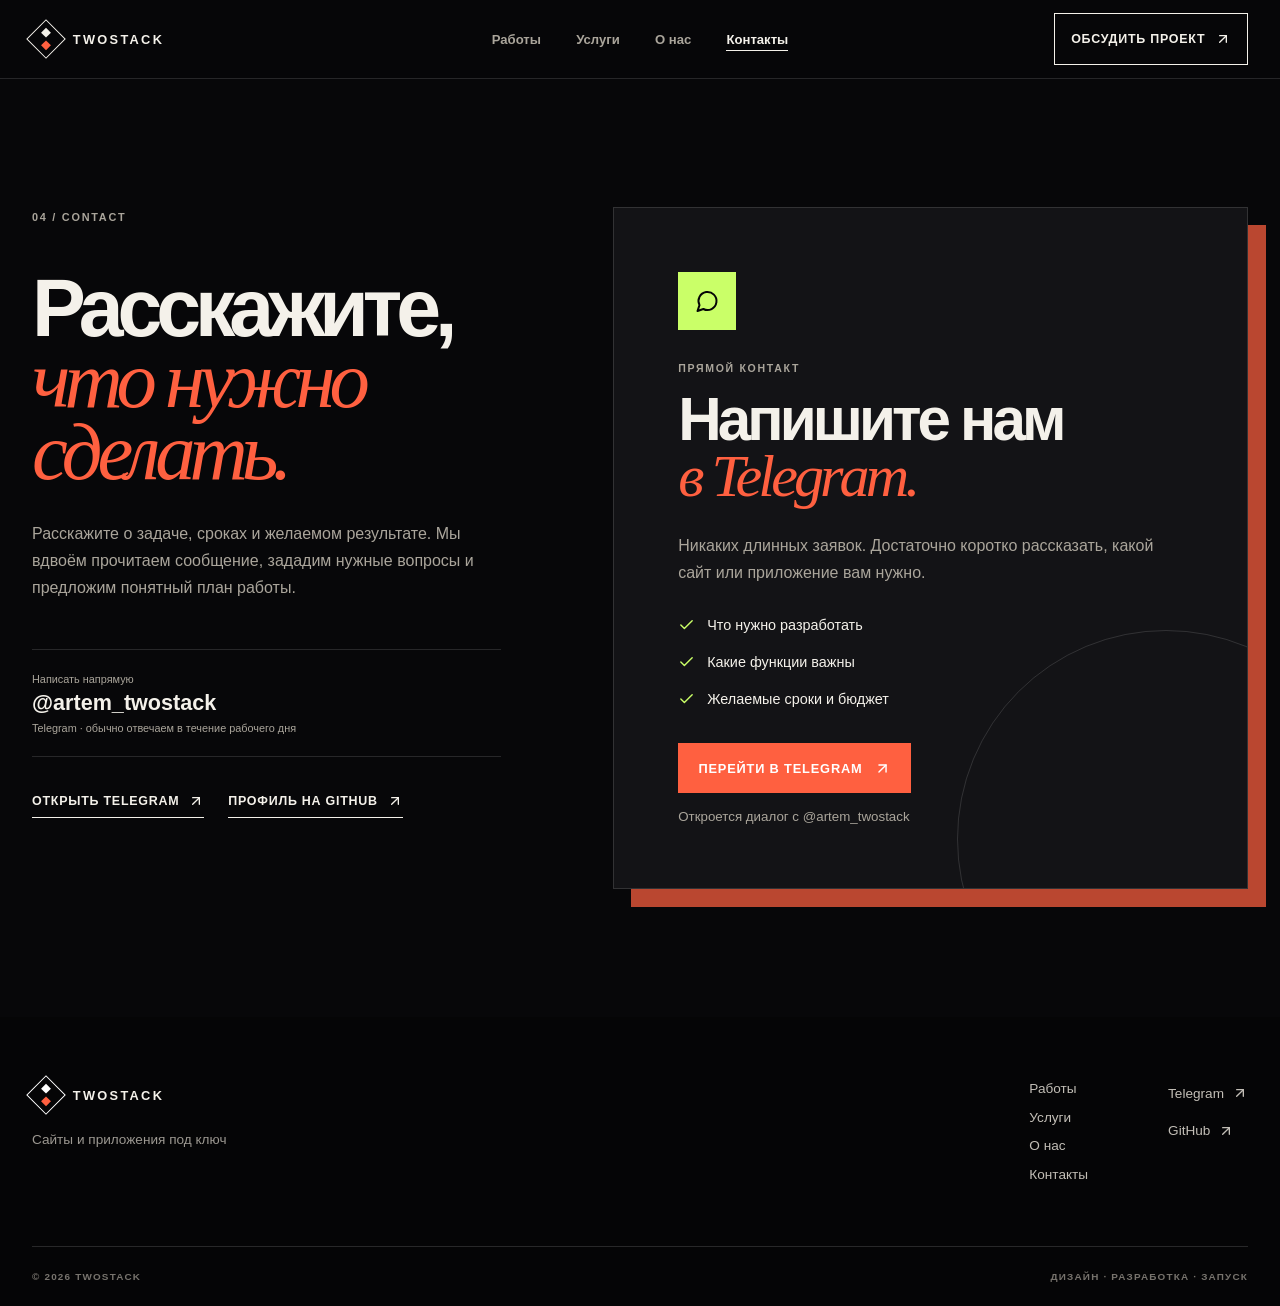
<file: contact/index.html>
<!DOCTYPE html><html lang="ru"><head><meta charSet="utf-8"/><meta name="viewport" content="width=device-width, initial-scale=1"/><link rel="stylesheet" href="/_next/static/chunks/30msg3-hnfnqd.css" data-precedence="next"/><link rel="preload" as="script" fetchPriority="low" href="/_next/static/chunks/3s6nzrbk-8mnv.js"/><script src="/_next/static/chunks/0y-dctk-kmqss.js" async=""></script><script src="/_next/static/chunks/227kwhsrjlnp4.js" async=""></script><script src="/_next/static/chunks/0yjvrbhf1fq4n.js" async=""></script><script src="/_next/static/chunks/turbopack-0uu3tnbjwt46k.js" async=""></script><script src="/_next/static/chunks/0t7cvx24egh8m.js" async="" crossorigin=""></script><title>Контакты — TWOSTACK</title><meta name="description" content="Обсудить сайт или веб-приложение с TWOSTACK."/><link rel="icon" href="/favicon.svg"/><script src="/_next/static/chunks/0cz1d0mv5g_q7.js" noModule=""></script></head><body><div hidden=""><!--$--><!--/$--></div><div class="site-background" aria-hidden="true"><span class="background-orb orb-one"></span><span class="background-orb orb-two"></span><span class="background-grid"></span><span class="background-noise"></span></div><a class="skip-link" href="#content">Перейти к содержимому</a><header class="site-header initial-reveal" data-reveal="true"><div class="header-inner"><a class="brand" href="/" aria-label="TWOSTACK — главная"><span class="brand-mark" aria-hidden="true"><i></i><i></i></span><span>TWOSTACK</span></a><nav class="desktop-nav" aria-label="Основная навигация"><a class="nav-link" href="/work/">Работы</a><a class="nav-link" href="/services/">Услуги</a><a class="nav-link" href="/about/">О нас</a><a class="nav-link is-active" href="/contact/" aria-current="page">Контакты</a></nav><a class="header-cta" href="https://t.me/artem_twostack" target="_blank" rel="noreferrer">Обсудить проект <svg xmlns="http://www.w3.org/2000/svg" width="24" height="24" viewBox="0 0 24 24" fill="none" stroke="currentColor" stroke-width="2" stroke-linecap="round" stroke-linejoin="round" class="lucide lucide-arrow-up-right" aria-hidden="true"><path d="M7 7h10v10"></path><path d="M7 17 17 7"></path></svg></a><button class="menu-button" type="button" aria-label="Открыть меню" aria-expanded="false" aria-controls="mobile-menu"><svg xmlns="http://www.w3.org/2000/svg" width="24" height="24" viewBox="0 0 24 24" fill="none" stroke="currentColor" stroke-width="2" stroke-linecap="round" stroke-linejoin="round" class="lucide lucide-menu" aria-hidden="true"><line x1="4" x2="20" y1="12" y2="12"></line><line x1="4" x2="20" y1="6" y2="6"></line><line x1="4" x2="20" y1="18" y2="18"></line></svg></button></div><nav id="mobile-menu" class="mobile-menu" aria-label="Мобильная навигация"><a href="/work/">Работы<svg xmlns="http://www.w3.org/2000/svg" width="24" height="24" viewBox="0 0 24 24" fill="none" stroke="currentColor" stroke-width="2" stroke-linecap="round" stroke-linejoin="round" class="lucide lucide-arrow-up-right" aria-hidden="true"><path d="M7 7h10v10"></path><path d="M7 17 17 7"></path></svg></a><a href="/services/">Услуги<svg xmlns="http://www.w3.org/2000/svg" width="24" height="24" viewBox="0 0 24 24" fill="none" stroke="currentColor" stroke-width="2" stroke-linecap="round" stroke-linejoin="round" class="lucide lucide-arrow-up-right" aria-hidden="true"><path d="M7 7h10v10"></path><path d="M7 17 17 7"></path></svg></a><a href="/about/">О нас<svg xmlns="http://www.w3.org/2000/svg" width="24" height="24" viewBox="0 0 24 24" fill="none" stroke="currentColor" stroke-width="2" stroke-linecap="round" stroke-linejoin="round" class="lucide lucide-arrow-up-right" aria-hidden="true"><path d="M7 7h10v10"></path><path d="M7 17 17 7"></path></svg></a><a class="is-active" href="/contact/" aria-current="page">Контакты<svg xmlns="http://www.w3.org/2000/svg" width="24" height="24" viewBox="0 0 24 24" fill="none" stroke="currentColor" stroke-width="2" stroke-linecap="round" stroke-linejoin="round" class="lucide lucide-arrow-up-right" aria-hidden="true"><path d="M7 7h10v10"></path><path d="M7 17 17 7"></path></svg></a></nav></header><main id="content"><section class="contact-page initial-reveal" data-reveal="true"><div class="contact-page-copy" data-reveal-item="true"><span class="page-number">04 / CONTACT</span><h1>Расскажите,<br/><em>что нужно сделать.</em></h1><p>Расскажите о задаче, сроках и желаемом результате. Мы вдвоём прочитаем сообщение, зададим нужные вопросы и предложим понятный план работы.</p><a class="contact-route" href="https://t.me/artem_twostack" target="_blank" rel="noreferrer"><span>Написать напрямую</span><strong>@artem_twostack</strong><small>Telegram · обычно отвечаем в течение рабочего дня</small></a><div class="contact-links"><a class="text-link" href="https://t.me/artem_twostack" target="_blank" rel="noreferrer">Открыть Telegram <svg xmlns="http://www.w3.org/2000/svg" width="24" height="24" viewBox="0 0 24 24" fill="none" stroke="currentColor" stroke-width="2" stroke-linecap="round" stroke-linejoin="round" class="lucide lucide-arrow-up-right" aria-hidden="true"><path d="M7 7h10v10"></path><path d="M7 17 17 7"></path></svg></a><a class="text-link" href="https://github.com/quki22" target="_blank" rel="noreferrer">Профиль на GitHub <svg xmlns="http://www.w3.org/2000/svg" width="24" height="24" viewBox="0 0 24 24" fill="none" stroke="currentColor" stroke-width="2" stroke-linecap="round" stroke-linejoin="round" class="lucide lucide-arrow-up-right" aria-hidden="true"><path d="M7 7h10v10"></path><path d="M7 17 17 7"></path></svg></a></div></div><aside class="telegram-card" data-reveal-item="true"><div class="telegram-card-icon"><svg xmlns="http://www.w3.org/2000/svg" width="24" height="24" viewBox="0 0 24 24" fill="none" stroke="currentColor" stroke-width="2" stroke-linecap="round" stroke-linejoin="round" class="lucide lucide-message-circle" aria-hidden="true"><path d="M7.9 20A9 9 0 1 0 4 16.1L2 22Z"></path></svg></div><span class="section-kicker">Прямой контакт</span><h2>Напишите нам<br/><em>в Telegram.</em></h2><p>Никаких длинных заявок. Достаточно коротко рассказать, какой сайт или приложение вам нужно.</p><ul><li><svg xmlns="http://www.w3.org/2000/svg" width="24" height="24" viewBox="0 0 24 24" fill="none" stroke="currentColor" stroke-width="2" stroke-linecap="round" stroke-linejoin="round" class="lucide lucide-check" aria-hidden="true"><path d="M20 6 9 17l-5-5"></path></svg>Что нужно разработать</li><li><svg xmlns="http://www.w3.org/2000/svg" width="24" height="24" viewBox="0 0 24 24" fill="none" stroke="currentColor" stroke-width="2" stroke-linecap="round" stroke-linejoin="round" class="lucide lucide-check" aria-hidden="true"><path d="M20 6 9 17l-5-5"></path></svg>Какие функции важны</li><li><svg xmlns="http://www.w3.org/2000/svg" width="24" height="24" viewBox="0 0 24 24" fill="none" stroke="currentColor" stroke-width="2" stroke-linecap="round" stroke-linejoin="round" class="lucide lucide-check" aria-hidden="true"><path d="M20 6 9 17l-5-5"></path></svg>Желаемые сроки и бюджет</li></ul><a class="button button-accent" href="https://t.me/artem_twostack" target="_blank" rel="noreferrer">Перейти в Telegram <svg xmlns="http://www.w3.org/2000/svg" width="24" height="24" viewBox="0 0 24 24" fill="none" stroke="currentColor" stroke-width="2" stroke-linecap="round" stroke-linejoin="round" class="lucide lucide-arrow-up-right" aria-hidden="true"><path d="M7 7h10v10"></path><path d="M7 17 17 7"></path></svg></a><small>Откроется диалог с @artem_twostack</small></aside></section><!--$--><!--/$--></main><footer class="site-footer" data-reveal="true"><div class="footer-top"><div><a class="brand footer-brand" href="/"><span class="brand-mark" aria-hidden="true"><i></i><i></i></span><span>TWOSTACK</span></a><p>Сайты и приложения под ключ</p></div><nav aria-label="Навигация в подвале"><a href="/work/">Работы</a><a href="/services/">Услуги</a><a href="/about/">О нас</a><a href="/contact/">Контакты</a></nav><div class="footer-socials"><a class="footer-github" href="https://t.me/artem_twostack" target="_blank" rel="noreferrer">Telegram <svg xmlns="http://www.w3.org/2000/svg" width="24" height="24" viewBox="0 0 24 24" fill="none" stroke="currentColor" stroke-width="2" stroke-linecap="round" stroke-linejoin="round" class="lucide lucide-arrow-up-right" aria-hidden="true"><path d="M7 7h10v10"></path><path d="M7 17 17 7"></path></svg></a><a class="footer-github" href="https://github.com/quki22" target="_blank" rel="noreferrer">GitHub <svg xmlns="http://www.w3.org/2000/svg" width="24" height="24" viewBox="0 0 24 24" fill="none" stroke="currentColor" stroke-width="2" stroke-linecap="round" stroke-linejoin="round" class="lucide lucide-arrow-up-right" aria-hidden="true"><path d="M7 7h10v10"></path><path d="M7 17 17 7"></path></svg></a></div></div><div class="footer-bottom"><span>© <!-- -->2026<!-- --> TWOSTACK</span><span>Дизайн · Разработка · Запуск</span></div></footer><script src="/_next/static/chunks/3s6nzrbk-8mnv.js" id="_R_" async=""></script><script>(self.__next_f=self.__next_f||[]).push([0])</script><script>self.__next_f.push([1,"1:\"$Sreact.fragment\"\n2:I[94202,[\"/_next/static/chunks/0t7cvx24egh8m.js\"],\"PageMotion\"]\n3:I[48303,[\"/_next/static/chunks/0t7cvx24egh8m.js\"],\"SiteHeader\"]\n4:I[39756,[\"/_next/static/chunks/0t7cvx24egh8m.js\"],\"default\"]\n5:I[37457,[\"/_next/static/chunks/0t7cvx24egh8m.js\"],\"default\"]\ne:I[68027,[\"/_next/static/chunks/0t7cvx24egh8m.js\"],\"default\",1]\n:HL[\"/_next/static/chunks/30msg3-hnfnqd.css\",\"style\"]\nc:X\n0:{\"P\":null,\"c\":[\"\",\"contact\",\"\"],\"q\":\"\",\"i\":false,\"f\":[[[\"\",{\"children\":[\"contact\",{\"children\":[\"__PAGE__\",{},\"$undefined\",\"$undefined\",4608]},\"$undefined\",\"$undefined\",4608]},\"$undefined\",\"$undefined\",4624],[[\"$\",\"$1\",\"c\",{\"children\":[[[\"$\",\"link\",\"0\",{\"rel\":\"stylesheet\",\"href\":\"/_next/static/chunks/30msg3-hnfnqd.css\",\"precedence\":\"next\",\"crossOrigin\":\"$undefined\",\"nonce\":\"$undefined\"}],[\"$\",\"script\",\"script-0\",{\"src\":\"/_next/static/chunks/0t7cvx24egh8m.js\",\"async\":true,\"nonce\":\"$undefined\"}]],[\"$\",\"html\",null,{\"lang\":\"ru\",\"children\":[\"$\",\"body\",null,{\"children\":[[\"$\",\"$L2\",null,{}],[\"$\",\"div\",null,{\"className\":\"site-background\",\"aria-hidden\":\"true\",\"children\":[[\"$\",\"span\",null,{\"className\":\"background-orb orb-one\"}],[\"$\",\"span\",null,{\"className\":\"background-orb orb-two\"}],[\"$\",\"span\",null,{\"className\":\"background-grid\"}],[\"$\",\"span\",null,{\"className\":\"background-noise\"}]]}],[\"$\",\"a\",null,{\"className\":\"skip-link\",\"href\":\"#content\",\"children\":\"Перейти к содержимому\"}],[\"$\",\"$L3\",null,{}],[\"$\",\"main\",null,{\"id\":\"content\",\"children\":[\"$\",\"$L4\",null,{\"parallelRouterKey\":\"children\",\"error\":\"$undefined\",\"errorStyles\":\"$undefined\",\"errorScripts\":\"$undefined\",\"template\":[\"$\",\"$L5\",null,{}],\"templateStyles\":\"$undefined\",\"templateScripts\":\"$undefined\",\"notFound\":[[[\"$\",\"title\",null,{\"children\":\"404: This page could not be found.\"}],[\"$\",\"div\",null,{\"style\":{\"fontFamily\":\"system-ui,\\\"Segoe UI\\\",Roboto,Helvetica,Arial,sans-serif,\\\"Apple Color Emoji\\\",\\\"Segoe UI Emoji\\\"\",\"height\":\"100vh\",\"textAlign\":\"center\",\"display\":\"flex\",\"flexDirection\":\"column\",\"alignItems\":\"center\",\"justifyContent\":\"center\"},\"children\":[\"$\",\"div\",null,{\"children\":[[\"$\",\"style\",null,{\"dangerouslySetInnerHTML\":{\"__html\":\"body{color:#000;background:#fff;margin:0}.next-error-h1{border-right:1px solid rgba(0,0,0,.3)}@media (prefers-color-scheme:dark){body{color:#fff;background:#000}.next-error-h1{border-right:1px solid rgba(255,255,255,.3)}}\"}}],[\"$\",\"h1\",null,{\"className\":\"next-error-h1\",\"style\":{\"display\":\"inline-block\",\"margin\":\"0 20px 0 0\",\"padding\":\"0 23px 0 0\",\"fontSize\":24,\"fontWeight\":500,\"verticalAlign\":\"top\",\"lineHeight\":\"49px\"},\"children\":404}],[\"$\",\"div\",null,{\"style\":{\"display\":\"inline-block\"},\"children\":[\"$\",\"h2\",null,{\"style\":{\"fontSize\":14,\"fontWeight\":400,\"lineHeight\":\"49px\",\"margin\":0},\"children\":\"This page could not be found.\"}]}]]}]}]],[]],\"forbidden\":\"$undefined\",\"unauthorized\":\"$undefined\"}]}],[\"$\",\"footer\",null,{\"className\":\"site-footer\",\"data-reveal\":true,\"children\":[[\"$\",\"div\",null,{\"className\":\"footer-top\",\"children\":[[\"$\",\"div\",null,{\"children\":[[\"$\",\"a\",null,{\"className\":\"brand footer-brand\",\"href\":\"/\",\"children\":[[\"$\",\"span\",null,{\"className\":\"brand-mark\",\"aria-hidden\":\"true\",\"children\":[[\"$\",\"i\",null,{}],[\"$\",\"i\",null,{}]]}],[\"$\",\"span\",null,{\"children\":\"TWOSTACK\"}]]}],[\"$\",\"p\",null,{\"children\":\"Сайты и приложения под ключ\"}]]}],[\"$\",\"nav\",null,{\"aria-label\":\"Навигация в подвале\",\"children\":[[\"$\",\"a\",\"/work/\",{\"href\":\"/work/\",\"children\":\"Работы\"}],[\"$\",\"a\",\"/services/\",{\"href\":\"/services/\",\"children\":\"Услуги\"}],[\"$\",\"a\",\"/about/\",{\"href\":\"/about/\",\"children\":\"О нас\"}],[\"$\",\"a\",\"/contact/\",{\"href\":\"/contact/\",\"children\":\"Контакты\"}]]}],[\"$\",\"div\",null,{\"className\":\"footer-socials\",\"children\":[[\"$\",\"a\",null,{\"className\":\"footer-github\",\"href\":\"https://t.me/artem_twostack\",\"target\":\"_blank\",\"rel\":\"noreferrer\",\"children\":[\"Telegram \",[\"$\",\"svg\",null,{\"ref\":\"$undefined\",\"xmlns\":\"http://www.w3.org/2000/svg\",\"width\":24,\"height\":24,\"viewBox\":\"0 0 24 24\",\"fill\":\"none\",\"stroke\":\"currentColor\",\"strokeWidth\":2,\"strokeLinecap\":\"round\",\"strokeLinejoin\":\"round\",\"className\":\"lucide lucide-arrow-up-right\",\"aria-hidden\":\"true\",\"children\":[[\"$\",\"path\",\"1tivn9\",{\"d\":\"M7 7h10v10\"}],[\"$\",\"path\",\"1vkiza\",{\"d\":\"M7 17 17 7\"}],\"$undefined\"]}]]}],[\"$\",\"a\",null,{\"className\":\"footer-github\",\"href\":\"https://github.com/quki22\",\"target\":\"_blank\",\"rel\":\"noreferrer\",\"children\":[\"GitHub \",[\"$\",\"svg\",null,{\"ref\":\"$undefined\",\"xmlns\":\"http://www.w3.org/2000/svg\",\"width\":24,\"height\":24,\"viewBox\":\"0 0 24 24\",\"fill\":\"none\",\"stroke\":\"currentColor\",\"strokeWidth\":2,\"strokeLinecap\":\"round\",\"strokeLinejoin\":\"round\",\"className\":\"lucide lucide-arrow-up-right\",\"aria-hidden\":\"true\",\"children\":[[\"$\",\"path\",\"1tivn9\",{\"d\":\"M7 7h10v10\"}],[\"$\",\"path\",\"1vkiza\",{\"d\":\"M7 17 17 7\"}],\"$undefined\"]}]]}]]}]]}],[\"$\",\"div\",null,{\"className\":\"footer-bottom\",\"children\":[[\"$\",\"span\",null,{\"children\":[\"© \",2026,\" TWOSTACK\"]}],[\"$\",\"span\",null,{\"children\":\"Дизайн · Разработка · Запуск\"}]]}]]}]]}]}]]}],{\"children\":[[\"$\",\"$1\",\"c\",{\"children\":[null,[\"$\",\"$L4\",null,{\"parallelRouterKey\":\"children\",\"error\":\"$undefined\",\"errorStyles\":\"$undefined\",\"errorScripts\":\"$undefined\",\"template\":[\"$\",\"$L5\",null,{}],\"templateStyles\":\"$undefined\",\"templateScripts\":\"$undefined\",\"notFound\":\"$undefined\",\"forbidden\":\"$undefined\",\"unauthorized\":\"$undefined\"}]]}],{\"children\":[[\"$\",\"$1\",\"c\",{\"children\":[[\"$\",\"section\",null,{\"className\":\"contact-page initial-reveal\",\"data-reveal\":true,\"children\":[[\"$\",\"div\",null,{\"className\":\"contact-page-copy\",\"data-reveal-item\":true,\"children\":[[\"$\",\"span\",null,{\"className\":\"page-number\",\"children\":\"04 / CONTACT\"}],\"$L6\",\"$L7\",\"$L8\",\"$L9\"]}],\"$La\"]}],null,\"$Lb\"]}],{},null,false,null]},null,false,\"$c\"]},null,false,null],\"$Ld\",false]],\"m\":\"$undefined\",\"G\":[\"$e\",[\"$Lf\"]],\"S\":true,\"h\":null,\"r\":\"$undefined\",\"s\":\"$undefined\",\"a\":\"$undefined\",\"l\":\"$undefined\",\"p\":\"$undefined\",\"d\":\"$undefined\",\"b\":\"a4AL5hklZOFhWuVChdn2a\"}\n10:I[97367,[\"/_next/static/chunks/0t7cvx24egh8m.js\"],\"OutletBoundary\"]\n11:\"$Sreact.suspense\"\n13:I[97367,[\"/_next/static/chunks/0t7cvx24egh8m.js\"],\"ViewportBoundary\"]\n15:I[97367,[\"/_next/static/chunks/0t7cvx24egh8m.js\"],\"MetadataBoundary\"]\n6:[\"$\",\"h1\",null,{\"children\":[\"Расскажите,\",[\"$\",\"br\",null,{}],[\"$\",\"em\",null,{\"children\":\"что нужно сделать.\"}]]}]\n7:[\"$\",\"p\",null,{\"children\":\"Расскажите о задаче, сроках и желаемом результате. Мы вдвоём прочитаем сообщение, зададим нужные вопросы и предложим понятный план работы.\"}]\n8:[\"$\",\"a\",null,{\"className\":\"contact-route\",\"href\":\"https://t.me/artem_twostack\",\"target\":\"_blank\",\"rel\":\"noreferrer\",\"children\":[[\"$\",\"span\",null,{\"children\":\"Написать напрямую\"}],[\"$\",\"strong\",null,{\"children\":\"@artem_twostack\"}],[\"$\",\"small\",null,{\"children\":\"Telegram · обычно отвечаем в течение рабочего дня\"}]]}]\n9:[\"$\",\"div\",null,{\"className\":\"contact-links\",\"children\":[[\"$\",\"a\",null,{\"className\":\"text-link\",\"href\":\"https://t.me/artem_twostack\",\"target\":\"_blank\",\"rel\":\"noreferrer\",\"children\":[\"Открыть Telegram \",[\"$\",\"svg\",null,{\"ref\":\"$undefined\",\"xmlns\":\"http://www.w3.org/2000/svg\",\"width\":24,\"height\":24,\"viewBox\":\"0 0 24 24\",\"fill\":\"none\",\"stroke\":\"currentColor\",\"strokeWidth\":2,\"strokeLinecap\":\"round\",\"strokeLinejoin\":\"round\",\"className\":\"lucide lucide-arrow-up-right\",\"aria-hidden\":\"true\",\"children\":[[\"$\",\"path\",\"1tivn9\",{\"d\":\"M7 7h10v10\"}],[\"$\",\"path\",\"1vkiza\",{\"d\":\"M7 17 17 7\"}],\"$undefined\"]}]]}],[\"$\",\"a\",null,{\"className\":\"text-link\",\"href\":\"https://github.com/quki22\",\"target\":\"_blank\",\"rel\":\"noreferrer\",\"children\":[\"Профиль на GitHub \",[\"$\",\"svg\",null,{\"ref\":\"$undefined\",\"xmlns\":\"http://www.w3.org/2000/svg\",\"width\":24,\"height\":24,\"viewBox\":\"0 0 24 24\",\"fill\":\"none\",\"stroke\":\"currentColor\",\"strokeWidth\":2,\"strokeLinecap\":\"round\",\"strokeLinejoin\":\"round\",\"className\":\"lucide lucide-arrow-up-right\",\"aria-hidden\":\"true\",\"children\":[[\"$\",\"path\",\"1tivn9\",{\"d\":\"M7 7h10v10\"}],[\"$\",\"path\",\"1vkiza\",{\"d\":\"M7 17 17 7\"}],\"$undefined\"]}]]}]]}]\na:[\"$\",\"aside\",null,{\"className\":\"telegram-card\",\"data-reveal-item\":true,\"children\":[[\"$\",\"div\",null,{\"className\":\"telegram-card-icon\",\"children\":[\"$\",\"svg\",null,{\"ref\":\"$undefined\",\"xmlns\":\"http://www.w3.org/2000/svg\",\"width\":24,\"height\":24,\"viewBox\":\"0 0 24 24\",\"fill\":\"none\",\"stroke\":\"currentColor\",\"strokeWidth\":2,\"strokeLinecap\":\"round\",\"strokeLinejoin\":\"round\",\"className\":\"lucide lucide-message-circle\",\"aria-hidden\":\"true\",\"children\":[[\"$\",\"path\",\"vv11sd\",{\"d\":\"M7.9 20A9 9 0 1 0 4 16.1L2 22Z\"}],\"$undefined\"]}]}],[\"$\",\"span\",null,{\"className\":\"section-kicker\",\"children\":\"Прямой контакт\"}],[\"$\",\"h2\",null,{\"children\":[\"Напишите нам\",[\"$\",\"br\",null,{}],[\"$\",\"em\",null,{\"children\":\"в Telegram.\"}]]}],[\"$\",\"p\",null,{\"children\":\"Никаких длинных заявок. Достаточно коротко рассказать, какой сайт или приложение вам нужно.\"}],[\"$\",\"ul\",null,{\"children\":[[\"$\",\"li\",null,{\"children\":[[\"$\",\"svg\",null,{\"ref\":\"$undefined\",\"xmlns\":\"http://www.w3.org/2000/svg\",\"width\":24,\"height\":24,\"viewBox\":\"0 0 24 24\",\"fill\":\"none\",\"stroke\":\"currentColor\",\"strokeWidth\":2,\"strokeLinecap\":\"round\",\"strokeLinejoin\":\"round\",\"className\":\"lucide lucide-check\",\"aria-hidden\":\"true\",\"children\":[[\"$\",\"path\",\"1gmf2c\",{\"d\":\"M20 6 9 17l-5-5\"}],\"$undefined\"]}],\"Что нужно разработать\"]}],[\"$\",\"li\",null,{\"children\":[[\"$\",\"svg\",null,{\"ref\":\"$undefined\",\"xmlns\":\"http://www.w3.org/2000/svg\",\"width\":24,\"height\":24,\"viewBox\":\"0 0 24 24\",\"fill\":\"none\",\"stroke\":\"currentColor\",\"strokeWidth\":2,\"strokeLinecap\":\"round\",\"strokeLinejoin\":\"round\",\"className\":\"lucide lucide-check\",\"aria-hidden\":\"true\",\"children\":[[\"$\",\"path\",\"1gmf2c\",{\"d\":\"M20 6 9 17l-5-5\"}],\"$undefined\"]}],\"Какие функции важны\"]}],[\"$\",\"li\",null,{\"children\":[[\"$\",\"svg\",null,{\"ref\":\"$undefined\",\"xmlns\":\"http://www.w3.org/2000/svg\",\"width\":24,\"height\":24,\"viewBox\":\"0 0 24 24\",\"fill\":\"none\",\"stroke\":\"currentColor\",\"strokeWidth\":2,\"strokeLinecap\":\"round\",\"strokeLinejoin\":\"round\",\"className\":\"lucide lucide-check\",\"aria-hidden\":\"true\",\"children\":[[\"$\",\"path\",\"1gmf2c\",{\"d\":\"M20 6 9 17l-5-5\"}],\"$undefined\"]}],\"Желаемые сроки и бюджет\"]}]]}],[\"$\",\"a\",null,{\"className\":\"button button-accent\",\"href\":\"https://t.me/artem_twostack\",\"target\":\"_blank\",\"rel\":\"noreferrer\",\"children\":[\"Перейти в Telegram \",[\"$\",\"svg\",null,{\"ref\":\"$undefined\",\"xmlns\":\"http://www.w3.org/2000/svg\",\"width\":24,\"height\":24,\"viewBox\":\"0 0 24 24\",\"fill\":\"none\",\"stroke\":\"currentColor\",\"strokeWidth\":2,\"strokeLinecap\":\"round\",\"strokeLinejoin\":\"round\",\"className\":\"lucide lucide-arrow-up-right\",\"aria-hidden\":\"true\",\"children\":[[\"$\",\"path\",\"1tivn9\",{\"d\":\"M7 7h10v10\"}],[\"$\",\"path\",\"1vkiza\",{\"d\":\"M7 17 17 7\"}],\"$undefined\"]}]]}],[\"$\",\"small\",null,{\"children\":\"Откроется диалог с @artem_twostack\"}]]}]\nb:[\"$\",\"$L10\",null,{\"children\":[\"$\",\"$11\",null,{\"name\":\"Next.MetadataOutlet\",\"children\":\"$@12\"}]}]\nd:[\"$\",\"$1\",\"h\",{\"children\":[null,[\"$\",\"$L13\",null,{\"children\":\"$L14\"}],[\"$\",\"div\",null,{\"hidden\":true,\"children\":[\"$\",\"$L15\",null,{\"children\":[\"$\",\"$11\",null,{\"name\":\"Next.Metadata\",\"children\":\"$L16\"}]}]}],null]}]\nf:[\"$\",\"link\",\"0\",{\"rel\":\"stylesheet\",\"href\":\"/_next/static/chunks/30msg3-hnfnqd.css\",\"precedence\":\"next\",\"crossOrigin\":\"$undefined\",\"nonce\":\"$undefined\"}]\nc:C\n14:[[\"$\",\"meta\",\"0\",{\"charSet\":\"utf-8\"}],[\"$\",\"meta\",\"1\",{\"name\":\"viewport\",\"content\":\"width=device-width, initial-scale=1\"}]]\n17:I[27201,[\"/_next/static/chunks/0t7cvx24egh8m.js\"],\"IconMark\"]\n12:null\n16:[[\"$\",\"title\",\"0\",{\"children\":\"Контакты — TWOSTACK\"}],[\"$\",\"meta\",\"1\",{\"name\":\"description\",\"content\":\"Обсудить сайт или веб-приложение с TWOSTACK.\"}],[\"$\",\"link\",\"2\",{\"rel\":\"icon\",\"href\":\"/favicon.svg\"}],[\"$\",\"$L17\",\"3\",{}]]\n"])</script></body></html>
</file>
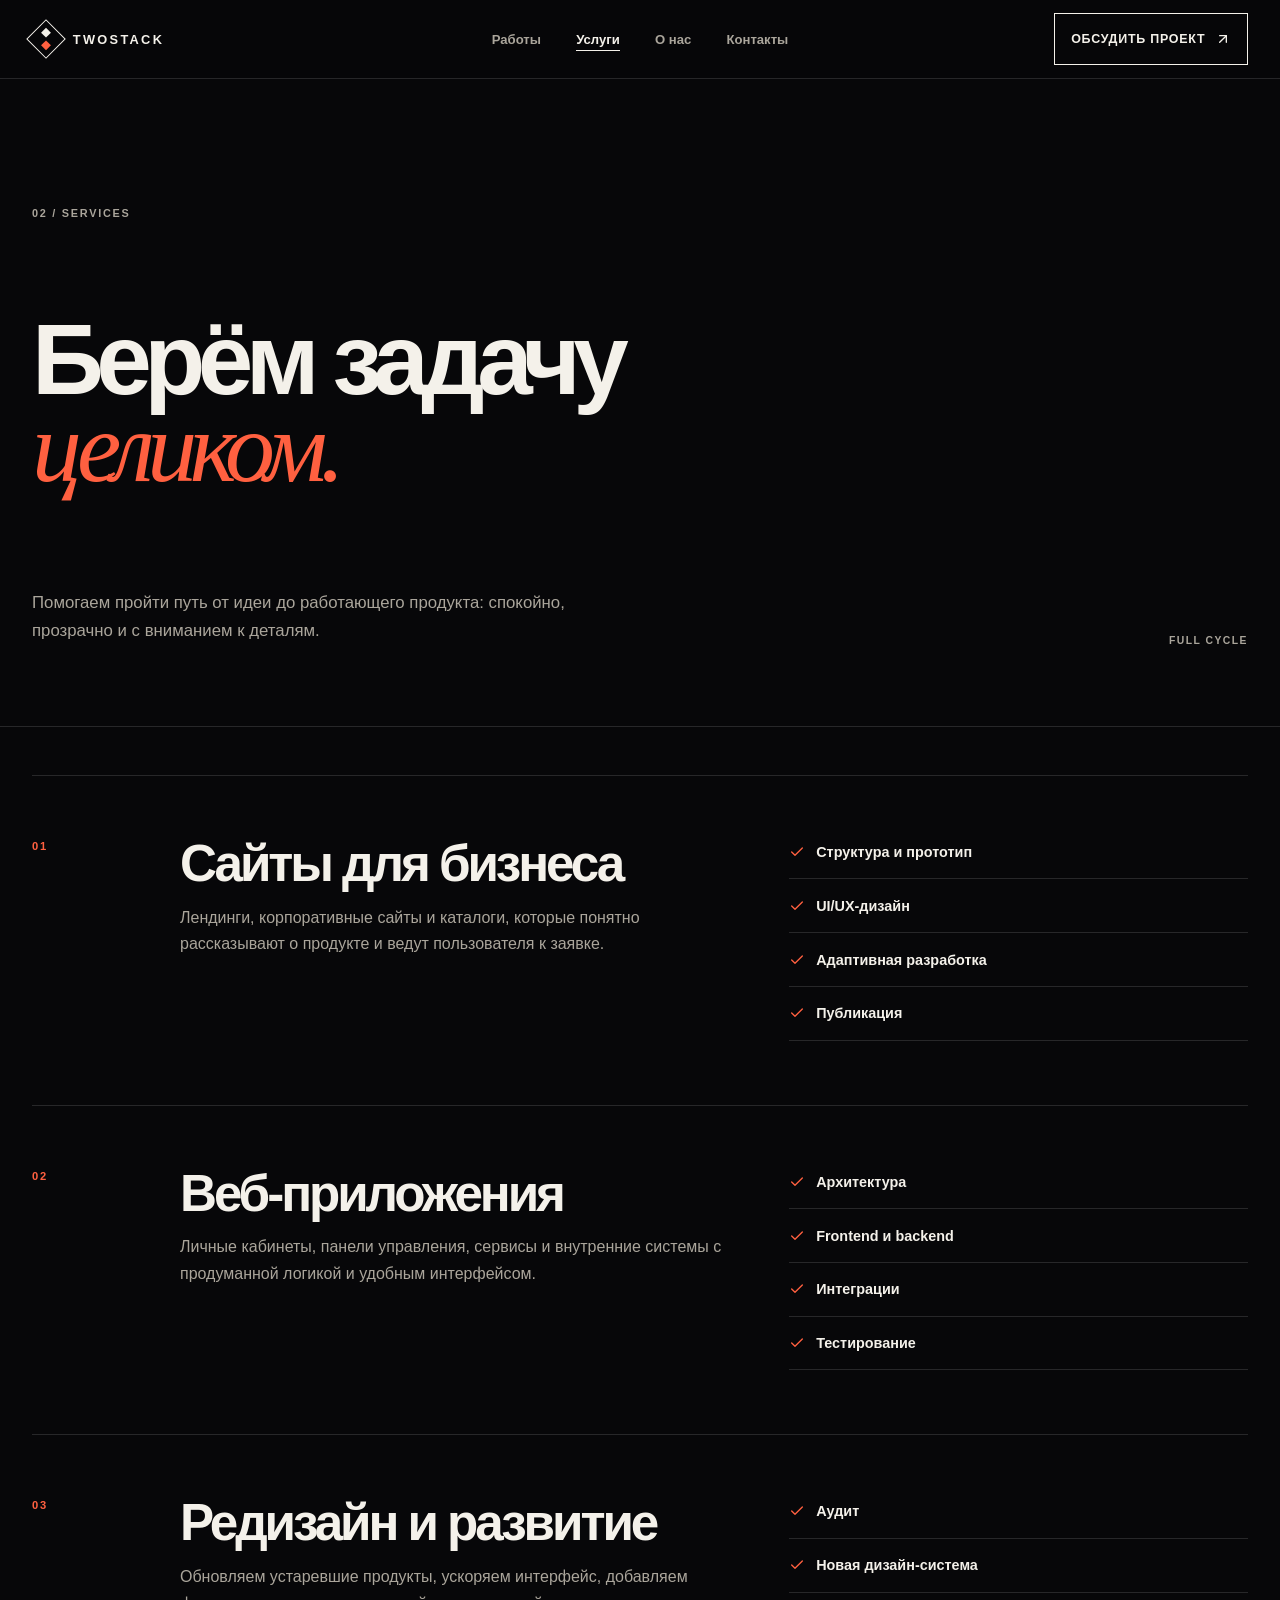
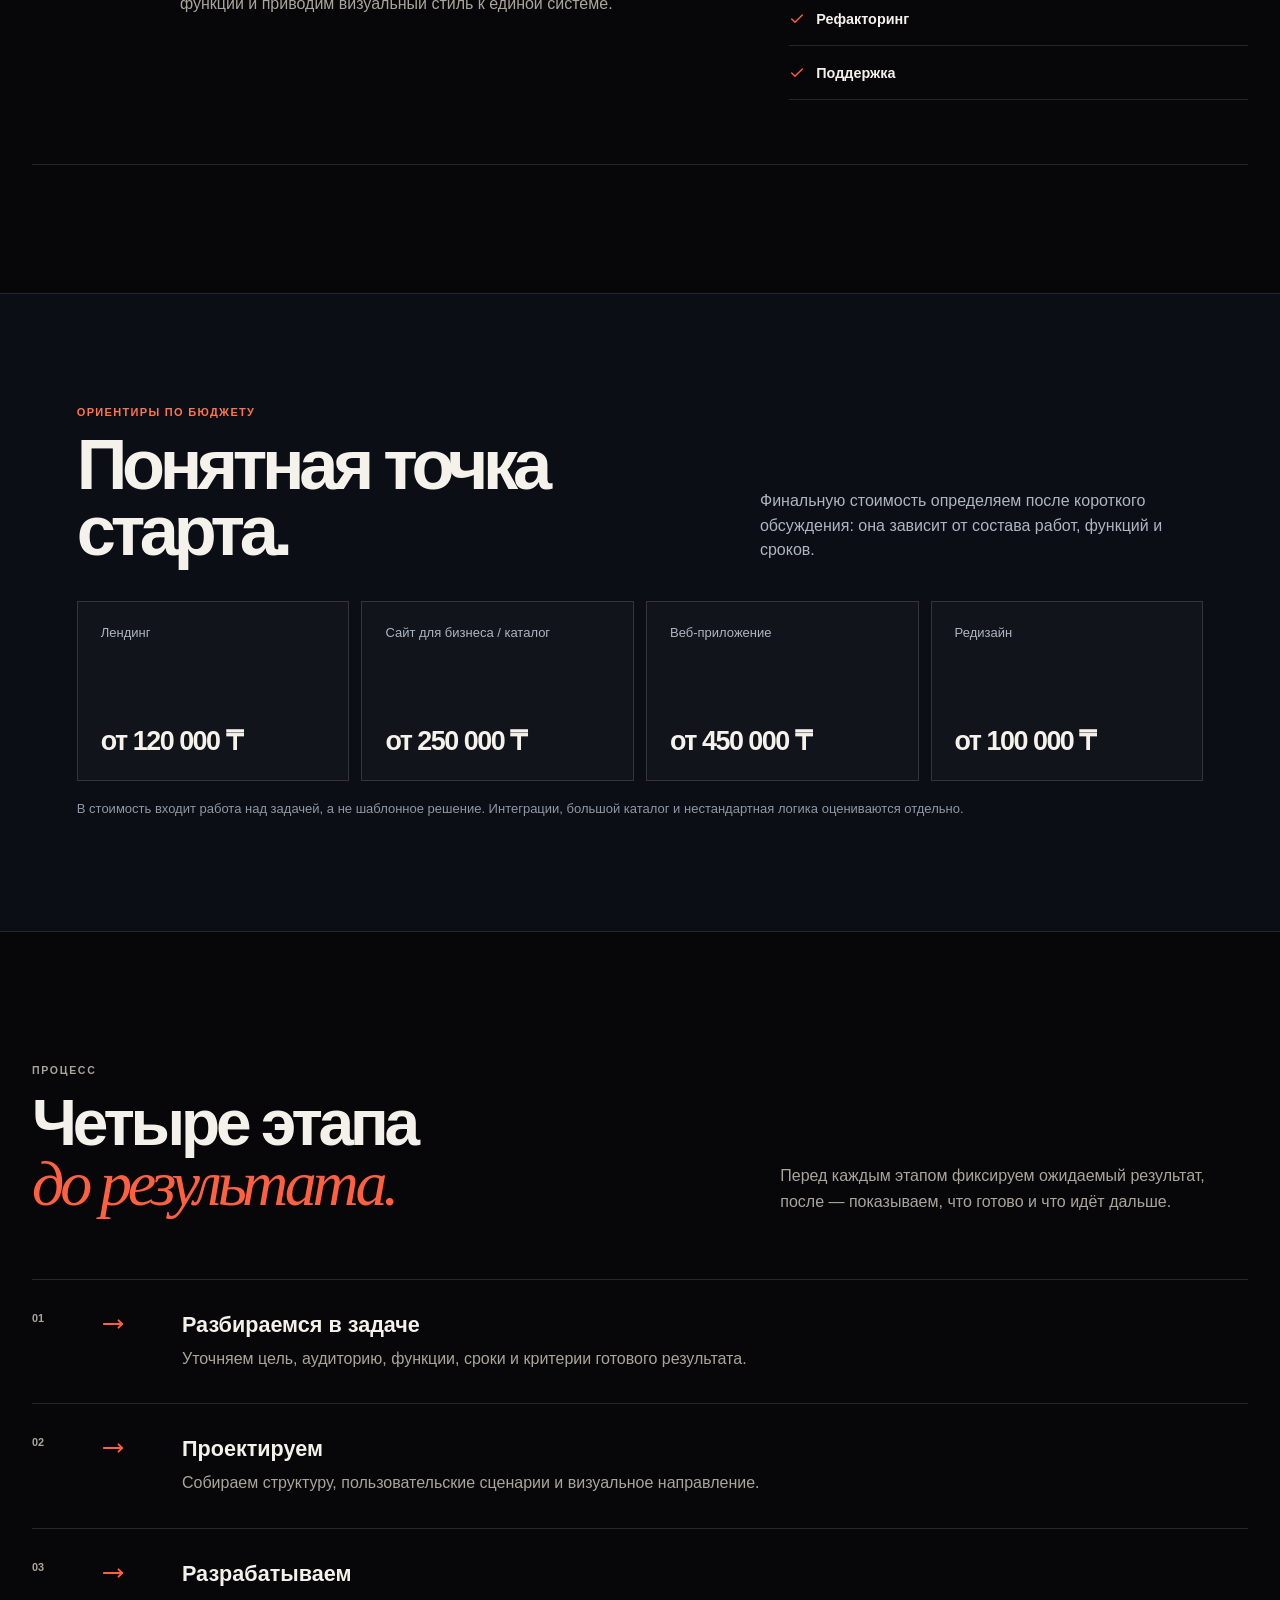
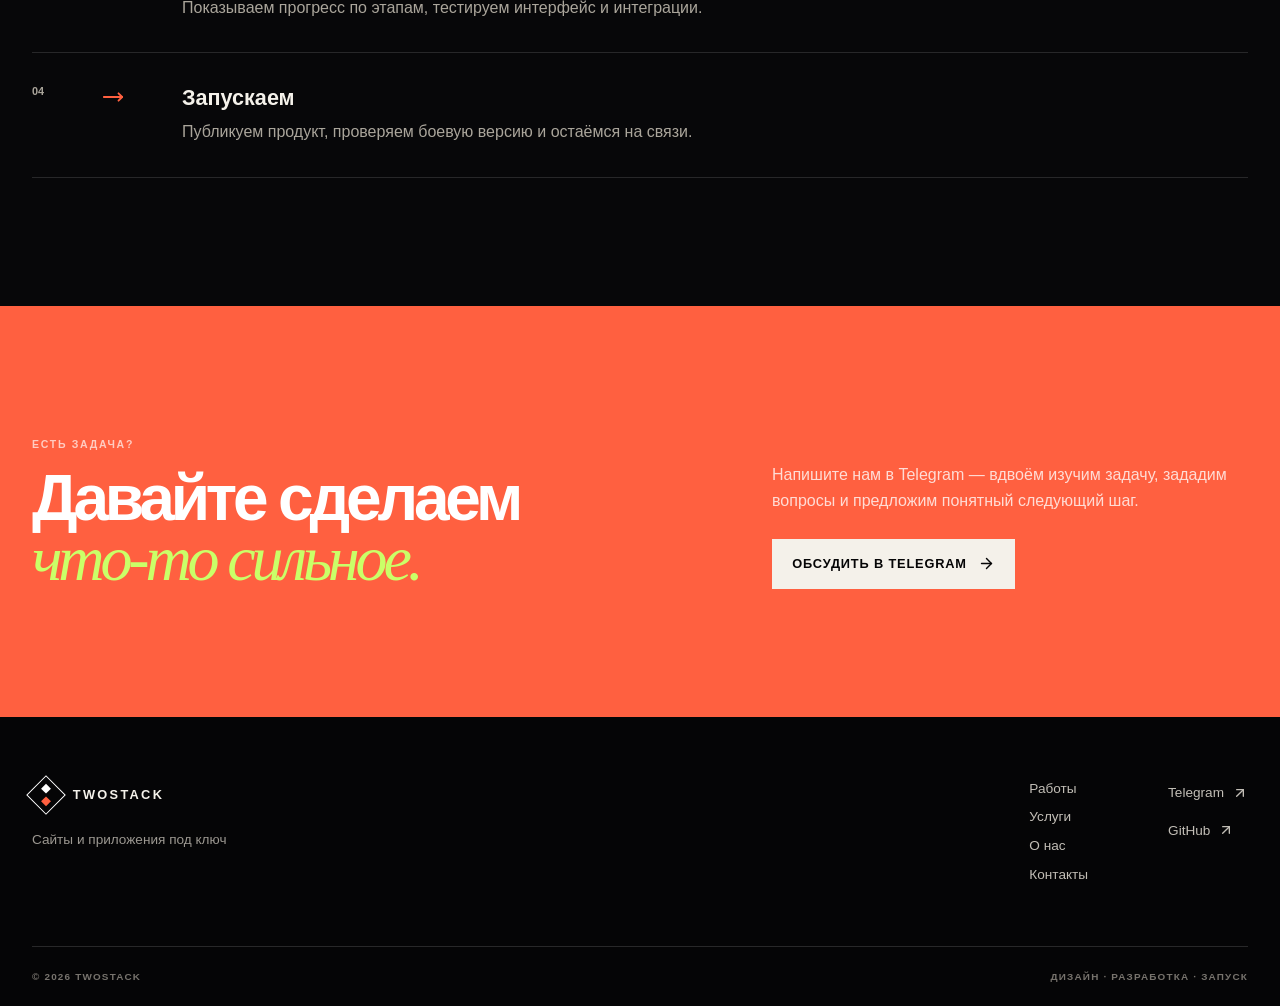
<file: services/index.html>
<!DOCTYPE html><html lang="ru"><head><meta charSet="utf-8"/><meta name="viewport" content="width=device-width, initial-scale=1"/><link rel="stylesheet" href="/_next/static/chunks/30msg3-hnfnqd.css" data-precedence="next"/><link rel="preload" as="script" fetchPriority="low" href="/_next/static/chunks/3s6nzrbk-8mnv.js"/><script src="/_next/static/chunks/0y-dctk-kmqss.js" async=""></script><script src="/_next/static/chunks/227kwhsrjlnp4.js" async=""></script><script src="/_next/static/chunks/0yjvrbhf1fq4n.js" async=""></script><script src="/_next/static/chunks/turbopack-0uu3tnbjwt46k.js" async=""></script><script src="/_next/static/chunks/0t7cvx24egh8m.js" async="" crossorigin=""></script><title>Услуги — TWOSTACK</title><meta name="description" content="Разработка сайтов и веб-приложений под ключ."/><link rel="icon" href="/favicon.svg"/><script src="/_next/static/chunks/0cz1d0mv5g_q7.js" noModule=""></script><style>
.tw-pricing{padding:112px clamp(24px,6vw,92px);background:#0b0e14;border-top:1px solid rgba(255,255,255,.1)}.tw-pricing-inner{max-width:1320px;margin:0 auto}.tw-pricing-head{display:grid;grid-template-columns:minmax(0,1fr) minmax(260px,.7fr);gap:50px;align-items:end;margin-bottom:38px}.tw-pricing-kicker{display:block;margin-bottom:14px;color:#ff754c;font-size:11px;font-weight:800;letter-spacing:.12em;text-transform:uppercase}.tw-pricing h2{margin:0;color:#f5f1eb;font-size:clamp(38px,5.5vw,76px);line-height:.93;letter-spacing:-.075em}.tw-pricing-head p{max-width:430px;margin:0;color:#aeb5c0;font-size:16px;line-height:1.55}.tw-price-grid{display:grid;grid-template-columns:repeat(4,1fr);gap:12px}.tw-price-card{display:flex;min-height:180px;flex-direction:column;justify-content:space-between;padding:23px;border:1px solid rgba(255,255,255,.14);background:rgba(255,255,255,.025)}.tw-price-card span{color:#aeb5c0;font-size:13px}.tw-price-card strong{color:#f5f1eb;font-size:clamp(24px,2.1vw,34px);letter-spacing:-.055em}.tw-pricing-foot{margin:18px 0 0;color:#8f98a7;font-size:13px;line-height:1.5}@media(max-width:900px){.tw-price-grid{grid-template-columns:repeat(2,1fr)}}@media(max-width:760px){.tw-pricing{padding:74px 20px}.tw-pricing-head{grid-template-columns:1fr;gap:20px}.tw-price-grid{grid-template-columns:1fr}.tw-price-card{min-height:135px}}
</style><script>(function(){function mount(){var anchor=document.querySelector('.service-detail-list');if(!anchor||document.querySelector('.tw-pricing'))return;anchor.insertAdjacentHTML('afterend','<section class="tw-pricing" aria-labelledby="price-title"><div class="tw-pricing-inner"><div class="tw-pricing-head"><div><span class="tw-pricing-kicker">Ориентиры по бюджету</span><h2 id="price-title">Понятная точка<br>старта.</h2></div><p>Финальную стоимость определяем после короткого обсуждения: она зависит от состава работ, функций и сроков.</p></div><div class="tw-price-grid"><article class="tw-price-card"><span>Лендинг</span><strong>от 120 000 ₸</strong></article><article class="tw-price-card"><span>Сайт для бизнеса / каталог</span><strong>от 250 000 ₸</strong></article><article class="tw-price-card"><span>Веб-приложение</span><strong>от 450 000 ₸</strong></article><article class="tw-price-card"><span>Редизайн</span><strong>от 100 000 ₸</strong></article></div><p class="tw-pricing-foot">В стоимость входит работа над задачей, а не шаблонное решение. Интеграции, большой каталог и нестандартная логика оцениваются отдельно.</p></div></section>');}window.addEventListener('load',function(){window.setTimeout(mount,700);});}());</script></head><body><div hidden=""><!--$--><!--/$--></div><div class="site-background" aria-hidden="true"><span class="background-orb orb-one"></span><span class="background-orb orb-two"></span><span class="background-grid"></span><span class="background-noise"></span></div><a class="skip-link" href="#content">Перейти к содержимому</a><header class="site-header initial-reveal" data-reveal="true"><div class="header-inner"><a class="brand" href="/" aria-label="TWOSTACK — главная"><span class="brand-mark" aria-hidden="true"><i></i><i></i></span><span>TWOSTACK</span></a><nav class="desktop-nav" aria-label="Основная навигация"><a class="nav-link" href="/work/">Работы</a><a class="nav-link is-active" href="/services/" aria-current="page">Услуги</a><a class="nav-link" href="/about/">О нас</a><a class="nav-link" href="/contact/">Контакты</a></nav><a class="header-cta" href="https://t.me/artem_twostack" target="_blank" rel="noreferrer">Обсудить проект <svg xmlns="http://www.w3.org/2000/svg" width="24" height="24" viewBox="0 0 24 24" fill="none" stroke="currentColor" stroke-width="2" stroke-linecap="round" stroke-linejoin="round" class="lucide lucide-arrow-up-right" aria-hidden="true"><path d="M7 7h10v10"></path><path d="M7 17 17 7"></path></svg></a><button class="menu-button" type="button" aria-label="Открыть меню" aria-expanded="false" aria-controls="mobile-menu"><svg xmlns="http://www.w3.org/2000/svg" width="24" height="24" viewBox="0 0 24 24" fill="none" stroke="currentColor" stroke-width="2" stroke-linecap="round" stroke-linejoin="round" class="lucide lucide-menu" aria-hidden="true"><line x1="4" x2="20" y1="12" y2="12"></line><line x1="4" x2="20" y1="6" y2="6"></line><line x1="4" x2="20" y1="18" y2="18"></line></svg></button></div><nav id="mobile-menu" class="mobile-menu" aria-label="Мобильная навигация"><a href="/work/">Работы<svg xmlns="http://www.w3.org/2000/svg" width="24" height="24" viewBox="0 0 24 24" fill="none" stroke="currentColor" stroke-width="2" stroke-linecap="round" stroke-linejoin="round" class="lucide lucide-arrow-up-right" aria-hidden="true"><path d="M7 7h10v10"></path><path d="M7 17 17 7"></path></svg></a><a class="is-active" href="/services/" aria-current="page">Услуги<svg xmlns="http://www.w3.org/2000/svg" width="24" height="24" viewBox="0 0 24 24" fill="none" stroke="currentColor" stroke-width="2" stroke-linecap="round" stroke-linejoin="round" class="lucide lucide-arrow-up-right" aria-hidden="true"><path d="M7 7h10v10"></path><path d="M7 17 17 7"></path></svg></a><a href="/about/">О нас<svg xmlns="http://www.w3.org/2000/svg" width="24" height="24" viewBox="0 0 24 24" fill="none" stroke="currentColor" stroke-width="2" stroke-linecap="round" stroke-linejoin="round" class="lucide lucide-arrow-up-right" aria-hidden="true"><path d="M7 7h10v10"></path><path d="M7 17 17 7"></path></svg></a><a href="/contact/">Контакты<svg xmlns="http://www.w3.org/2000/svg" width="24" height="24" viewBox="0 0 24 24" fill="none" stroke="currentColor" stroke-width="2" stroke-linecap="round" stroke-linejoin="round" class="lucide lucide-arrow-up-right" aria-hidden="true"><path d="M7 7h10v10"></path><path d="M7 17 17 7"></path></svg></a></nav></header><main id="content"><section class="page-hero initial-reveal" data-reveal="true"><span class="page-number" data-reveal-item="true">02 / SERVICES</span><h1 data-reveal-item="true">Берём задачу<br/><em>целиком.</em></h1><div class="page-hero-copy" data-reveal-item="true"><p>Помогаем пройти путь от идеи до работающего продукта: спокойно, прозрачно и с вниманием к деталям.</p><span>FULL CYCLE</span></div></section><section class="section service-detail-list" data-reveal="true"><article class="service-detail" data-reveal-item="true"><span class="service-number">01</span><div><h2>Сайты для бизнеса</h2><p>Лендинги, корпоративные сайты и каталоги, которые понятно рассказывают о продукте и ведут пользователя к заявке.</p></div><ul><li><svg xmlns="http://www.w3.org/2000/svg" width="24" height="24" viewBox="0 0 24 24" fill="none" stroke="currentColor" stroke-width="2" stroke-linecap="round" stroke-linejoin="round" class="lucide lucide-check" aria-hidden="true"><path d="M20 6 9 17l-5-5"></path></svg>Структура и прототип</li><li><svg xmlns="http://www.w3.org/2000/svg" width="24" height="24" viewBox="0 0 24 24" fill="none" stroke="currentColor" stroke-width="2" stroke-linecap="round" stroke-linejoin="round" class="lucide lucide-check" aria-hidden="true"><path d="M20 6 9 17l-5-5"></path></svg>UI/UX-дизайн</li><li><svg xmlns="http://www.w3.org/2000/svg" width="24" height="24" viewBox="0 0 24 24" fill="none" stroke="currentColor" stroke-width="2" stroke-linecap="round" stroke-linejoin="round" class="lucide lucide-check" aria-hidden="true"><path d="M20 6 9 17l-5-5"></path></svg>Адаптивная разработка</li><li><svg xmlns="http://www.w3.org/2000/svg" width="24" height="24" viewBox="0 0 24 24" fill="none" stroke="currentColor" stroke-width="2" stroke-linecap="round" stroke-linejoin="round" class="lucide lucide-check" aria-hidden="true"><path d="M20 6 9 17l-5-5"></path></svg>Публикация</li></ul></article><article class="service-detail" data-reveal-item="true"><span class="service-number">02</span><div><h2>Веб-приложения</h2><p>Личные кабинеты, панели управления, сервисы и внутренние системы с продуманной логикой и удобным интерфейсом.</p></div><ul><li><svg xmlns="http://www.w3.org/2000/svg" width="24" height="24" viewBox="0 0 24 24" fill="none" stroke="currentColor" stroke-width="2" stroke-linecap="round" stroke-linejoin="round" class="lucide lucide-check" aria-hidden="true"><path d="M20 6 9 17l-5-5"></path></svg>Архитектура</li><li><svg xmlns="http://www.w3.org/2000/svg" width="24" height="24" viewBox="0 0 24 24" fill="none" stroke="currentColor" stroke-width="2" stroke-linecap="round" stroke-linejoin="round" class="lucide lucide-check" aria-hidden="true"><path d="M20 6 9 17l-5-5"></path></svg>Frontend и backend</li><li><svg xmlns="http://www.w3.org/2000/svg" width="24" height="24" viewBox="0 0 24 24" fill="none" stroke="currentColor" stroke-width="2" stroke-linecap="round" stroke-linejoin="round" class="lucide lucide-check" aria-hidden="true"><path d="M20 6 9 17l-5-5"></path></svg>Интеграции</li><li><svg xmlns="http://www.w3.org/2000/svg" width="24" height="24" viewBox="0 0 24 24" fill="none" stroke="currentColor" stroke-width="2" stroke-linecap="round" stroke-linejoin="round" class="lucide lucide-check" aria-hidden="true"><path d="M20 6 9 17l-5-5"></path></svg>Тестирование</li></ul></article><article class="service-detail" data-reveal-item="true"><span class="service-number">03</span><div><h2>Редизайн и развитие</h2><p>Обновляем устаревшие продукты, ускоряем интерфейс, добавляем функции и приводим визуальный стиль к единой системе.</p></div><ul><li><svg xmlns="http://www.w3.org/2000/svg" width="24" height="24" viewBox="0 0 24 24" fill="none" stroke="currentColor" stroke-width="2" stroke-linecap="round" stroke-linejoin="round" class="lucide lucide-check" aria-hidden="true"><path d="M20 6 9 17l-5-5"></path></svg>Аудит</li><li><svg xmlns="http://www.w3.org/2000/svg" width="24" height="24" viewBox="0 0 24 24" fill="none" stroke="currentColor" stroke-width="2" stroke-linecap="round" stroke-linejoin="round" class="lucide lucide-check" aria-hidden="true"><path d="M20 6 9 17l-5-5"></path></svg>Новая дизайн-система</li><li><svg xmlns="http://www.w3.org/2000/svg" width="24" height="24" viewBox="0 0 24 24" fill="none" stroke="currentColor" stroke-width="2" stroke-linecap="round" stroke-linejoin="round" class="lucide lucide-check" aria-hidden="true"><path d="M20 6 9 17l-5-5"></path></svg>Рефакторинг</li><li><svg xmlns="http://www.w3.org/2000/svg" width="24" height="24" viewBox="0 0 24 24" fill="none" stroke="currentColor" stroke-width="2" stroke-linecap="round" stroke-linejoin="round" class="lucide lucide-check" aria-hidden="true"><path d="M20 6 9 17l-5-5"></path></svg>Поддержка</li></ul></article></section><section class="section detailed-process" data-reveal="true"><div class="section-head compact" data-reveal-item="true"><div><span class="section-kicker">Процесс</span><h2>Четыре этапа<br/><em>до результата.</em></h2></div><p>Перед каждым этапом фиксируем ожидаемый результат, после — показываем, что готово и что идёт дальше.</p></div><ol><li data-reveal-item="true"><span>01</span><svg xmlns="http://www.w3.org/2000/svg" width="24" height="24" viewBox="0 0 24 24" fill="none" stroke="currentColor" stroke-width="2" stroke-linecap="round" stroke-linejoin="round" class="lucide lucide-move-right" aria-hidden="true"><path d="M18 8L22 12L18 16"></path><path d="M2 12H22"></path></svg><div><h3>Разбираемся в задаче</h3><p>Уточняем цель, аудиторию, функции, сроки и критерии готового результата.</p></div></li><li data-reveal-item="true"><span>02</span><svg xmlns="http://www.w3.org/2000/svg" width="24" height="24" viewBox="0 0 24 24" fill="none" stroke="currentColor" stroke-width="2" stroke-linecap="round" stroke-linejoin="round" class="lucide lucide-move-right" aria-hidden="true"><path d="M18 8L22 12L18 16"></path><path d="M2 12H22"></path></svg><div><h3>Проектируем</h3><p>Собираем структуру, пользовательские сценарии и визуальное направление.</p></div></li><li data-reveal-item="true"><span>03</span><svg xmlns="http://www.w3.org/2000/svg" width="24" height="24" viewBox="0 0 24 24" fill="none" stroke="currentColor" stroke-width="2" stroke-linecap="round" stroke-linejoin="round" class="lucide lucide-move-right" aria-hidden="true"><path d="M18 8L22 12L18 16"></path><path d="M2 12H22"></path></svg><div><h3>Разрабатываем</h3><p>Показываем прогресс по этапам, тестируем интерфейс и интеграции.</p></div></li><li data-reveal-item="true"><span>04</span><svg xmlns="http://www.w3.org/2000/svg" width="24" height="24" viewBox="0 0 24 24" fill="none" stroke="currentColor" stroke-width="2" stroke-linecap="round" stroke-linejoin="round" class="lucide lucide-move-right" aria-hidden="true"><path d="M18 8L22 12L18 16"></path><path d="M2 12H22"></path></svg><div><h3>Запускаем</h3><p>Публикуем продукт, проверяем боевую версию и остаёмся на связи.</p></div></li></ol></section><section class="contact-cta" data-reveal="true"><div data-reveal-item="true"><span class="section-kicker">Есть задача?</span><h2>Давайте сделаем<br/><em>что-то сильное.</em></h2></div><div class="contact-cta-side" data-reveal-item="true"><p>Напишите нам в Telegram — вдвоём изучим задачу, зададим вопросы и предложим понятный следующий шаг.</p><a class="button button-light" href="https://t.me/artem_twostack" target="_blank" rel="noreferrer">Обсудить в Telegram <svg xmlns="http://www.w3.org/2000/svg" width="24" height="24" viewBox="0 0 24 24" fill="none" stroke="currentColor" stroke-width="2" stroke-linecap="round" stroke-linejoin="round" class="lucide lucide-arrow-right" aria-hidden="true"><path d="M5 12h14"></path><path d="m12 5 7 7-7 7"></path></svg></a></div></section><!--$--><!--/$--></main><footer class="site-footer" data-reveal="true"><div class="footer-top"><div><a class="brand footer-brand" href="/"><span class="brand-mark" aria-hidden="true"><i></i><i></i></span><span>TWOSTACK</span></a><p>Сайты и приложения под ключ</p></div><nav aria-label="Навигация в подвале"><a href="/work/">Работы</a><a href="/services/">Услуги</a><a href="/about/">О нас</a><a href="/contact/">Контакты</a></nav><div class="footer-socials"><a class="footer-github" href="https://t.me/artem_twostack" target="_blank" rel="noreferrer">Telegram <svg xmlns="http://www.w3.org/2000/svg" width="24" height="24" viewBox="0 0 24 24" fill="none" stroke="currentColor" stroke-width="2" stroke-linecap="round" stroke-linejoin="round" class="lucide lucide-arrow-up-right" aria-hidden="true"><path d="M7 7h10v10"></path><path d="M7 17 17 7"></path></svg></a><a class="footer-github" href="https://github.com/quki22" target="_blank" rel="noreferrer">GitHub <svg xmlns="http://www.w3.org/2000/svg" width="24" height="24" viewBox="0 0 24 24" fill="none" stroke="currentColor" stroke-width="2" stroke-linecap="round" stroke-linejoin="round" class="lucide lucide-arrow-up-right" aria-hidden="true"><path d="M7 7h10v10"></path><path d="M7 17 17 7"></path></svg></a></div></div><div class="footer-bottom"><span>© <!-- -->2026<!-- --> TWOSTACK</span><span>Дизайн · Разработка · Запуск</span></div></footer><script src="/_next/static/chunks/3s6nzrbk-8mnv.js" id="_R_" async=""></script><script>(self.__next_f=self.__next_f||[]).push([0])</script><script>self.__next_f.push([1,"1:\"$Sreact.fragment\"\n2:I[94202,[\"/_next/static/chunks/0t7cvx24egh8m.js\"],\"PageMotion\"]\n3:I[48303,[\"/_next/static/chunks/0t7cvx24egh8m.js\"],\"SiteHeader\"]\n4:I[39756,[\"/_next/static/chunks/0t7cvx24egh8m.js\"],\"default\"]\n5:I[37457,[\"/_next/static/chunks/0t7cvx24egh8m.js\"],\"default\"]\nf:I[68027,[\"/_next/static/chunks/0t7cvx24egh8m.js\"],\"default\",1]\n:HL[\"/_next/static/chunks/30msg3-hnfnqd.css\",\"style\"]\nd:X\n0:{\"P\":null,\"c\":[\"\",\"services\",\"\"],\"q\":\"\",\"i\":false,\"f\":[[[\"\",{\"children\":[\"services\",{\"children\":[\"__PAGE__\",{},\"$undefined\",\"$undefined\",4608]},\"$undefined\",\"$undefined\",4608]},\"$undefined\",\"$undefined\",4624],[[\"$\",\"$1\",\"c\",{\"children\":[[[\"$\",\"link\",\"0\",{\"rel\":\"stylesheet\",\"href\":\"/_next/static/chunks/30msg3-hnfnqd.css\",\"precedence\":\"next\",\"crossOrigin\":\"$undefined\",\"nonce\":\"$undefined\"}],[\"$\",\"script\",\"script-0\",{\"src\":\"/_next/static/chunks/0t7cvx24egh8m.js\",\"async\":true,\"nonce\":\"$undefined\"}]],[\"$\",\"html\",null,{\"lang\":\"ru\",\"children\":[\"$\",\"body\",null,{\"children\":[[\"$\",\"$L2\",null,{}],[\"$\",\"div\",null,{\"className\":\"site-background\",\"aria-hidden\":\"true\",\"children\":[[\"$\",\"span\",null,{\"className\":\"background-orb orb-one\"}],[\"$\",\"span\",null,{\"className\":\"background-orb orb-two\"}],[\"$\",\"span\",null,{\"className\":\"background-grid\"}],[\"$\",\"span\",null,{\"className\":\"background-noise\"}]]}],[\"$\",\"a\",null,{\"className\":\"skip-link\",\"href\":\"#content\",\"children\":\"Перейти к содержимому\"}],[\"$\",\"$L3\",null,{}],[\"$\",\"main\",null,{\"id\":\"content\",\"children\":[\"$\",\"$L4\",null,{\"parallelRouterKey\":\"children\",\"error\":\"$undefined\",\"errorStyles\":\"$undefined\",\"errorScripts\":\"$undefined\",\"template\":[\"$\",\"$L5\",null,{}],\"templateStyles\":\"$undefined\",\"templateScripts\":\"$undefined\",\"notFound\":[[[\"$\",\"title\",null,{\"children\":\"404: This page could not be found.\"}],[\"$\",\"div\",null,{\"style\":{\"fontFamily\":\"system-ui,\\\"Segoe UI\\\",Roboto,Helvetica,Arial,sans-serif,\\\"Apple Color Emoji\\\",\\\"Segoe UI Emoji\\\"\",\"height\":\"100vh\",\"textAlign\":\"center\",\"display\":\"flex\",\"flexDirection\":\"column\",\"alignItems\":\"center\",\"justifyContent\":\"center\"},\"children\":[\"$\",\"div\",null,{\"children\":[[\"$\",\"style\",null,{\"dangerouslySetInnerHTML\":{\"__html\":\"body{color:#000;background:#fff;margin:0}.next-error-h1{border-right:1px solid rgba(0,0,0,.3)}@media (prefers-color-scheme:dark){body{color:#fff;background:#000}.next-error-h1{border-right:1px solid rgba(255,255,255,.3)}}\"}}],[\"$\",\"h1\",null,{\"className\":\"next-error-h1\",\"style\":{\"display\":\"inline-block\",\"margin\":\"0 20px 0 0\",\"padding\":\"0 23px 0 0\",\"fontSize\":24,\"fontWeight\":500,\"verticalAlign\":\"top\",\"lineHeight\":\"49px\"},\"children\":404}],[\"$\",\"div\",null,{\"style\":{\"display\":\"inline-block\"},\"children\":[\"$\",\"h2\",null,{\"style\":{\"fontSize\":14,\"fontWeight\":400,\"lineHeight\":\"49px\",\"margin\":0},\"children\":\"This page could not be found.\"}]}]]}]}]],[]],\"forbidden\":\"$undefined\",\"unauthorized\":\"$undefined\"}]}],[\"$\",\"footer\",null,{\"className\":\"site-footer\",\"data-reveal\":true,\"children\":[[\"$\",\"div\",null,{\"className\":\"footer-top\",\"children\":[[\"$\",\"div\",null,{\"children\":[[\"$\",\"a\",null,{\"className\":\"brand footer-brand\",\"href\":\"/\",\"children\":[[\"$\",\"span\",null,{\"className\":\"brand-mark\",\"aria-hidden\":\"true\",\"children\":[[\"$\",\"i\",null,{}],[\"$\",\"i\",null,{}]]}],[\"$\",\"span\",null,{\"children\":\"TWOSTACK\"}]]}],[\"$\",\"p\",null,{\"children\":\"Сайты и приложения под ключ\"}]]}],[\"$\",\"nav\",null,{\"aria-label\":\"Навигация в подвале\",\"children\":[[\"$\",\"a\",\"/work/\",{\"href\":\"/work/\",\"children\":\"Работы\"}],[\"$\",\"a\",\"/services/\",{\"href\":\"/services/\",\"children\":\"Услуги\"}],[\"$\",\"a\",\"/about/\",{\"href\":\"/about/\",\"children\":\"О нас\"}],[\"$\",\"a\",\"/contact/\",{\"href\":\"/contact/\",\"children\":\"Контакты\"}]]}],[\"$\",\"div\",null,{\"className\":\"footer-socials\",\"children\":[[\"$\",\"a\",null,{\"className\":\"footer-github\",\"href\":\"https://t.me/artem_twostack\",\"target\":\"_blank\",\"rel\":\"noreferrer\",\"children\":[\"Telegram \",[\"$\",\"svg\",null,{\"ref\":\"$undefined\",\"xmlns\":\"http://www.w3.org/2000/svg\",\"width\":24,\"height\":24,\"viewBox\":\"0 0 24 24\",\"fill\":\"none\",\"stroke\":\"currentColor\",\"strokeWidth\":2,\"strokeLinecap\":\"round\",\"strokeLinejoin\":\"round\",\"className\":\"lucide lucide-arrow-up-right\",\"aria-hidden\":\"true\",\"children\":[[\"$\",\"path\",\"1tivn9\",{\"d\":\"M7 7h10v10\"}],[\"$\",\"path\",\"1vkiza\",{\"d\":\"M7 17 17 7\"}],\"$undefined\"]}]]}],[\"$\",\"a\",null,{\"className\":\"footer-github\",\"href\":\"https://github.com/quki22\",\"target\":\"_blank\",\"rel\":\"noreferrer\",\"children\":[\"GitHub \",[\"$\",\"svg\",null,{\"ref\":\"$undefined\",\"xmlns\":\"http://www.w3.org/2000/svg\",\"width\":24,\"height\":24,\"viewBox\":\"0 0 24 24\",\"fill\":\"none\",\"stroke\":\"currentColor\",\"strokeWidth\":2,\"strokeLinecap\":\"round\",\"strokeLinejoin\":\"round\",\"className\":\"lucide lucide-arrow-up-right\",\"aria-hidden\":\"true\",\"children\":[[\"$\",\"path\",\"1tivn9\",{\"d\":\"M7 7h10v10\"}],[\"$\",\"path\",\"1vkiza\",{\"d\":\"M7 17 17 7\"}],\"$undefined\"]}]]}]]}]]}],[\"$\",\"div\",null,{\"className\":\"footer-bottom\",\"children\":[[\"$\",\"span\",null,{\"children\":[\"© \",2026,\" TWOSTACK\"]}],[\"$\",\"span\",null,{\"children\":\"Дизайн · Разработка · Запуск\"}]]}]]}]]}]}]]}],{\"children\":[[\"$\",\"$1\",\"c\",{\"children\":[null,[\"$\",\"$L4\",null,{\"parallelRouterKey\":\"children\",\"error\":\"$undefined\",\"errorStyles\":\"$undefined\",\"errorScripts\":\"$undefined\",\"template\":[\"$\",\"$L5\",null,{}],\"templateStyles\":\"$undefined\",\"templateScripts\":\"$undefined\",\"notFound\":\"$undefined\",\"forbidden\":\"$undefined\",\"unauthorized\":\"$undefined\"}]]}],{\"children\":[[\"$\",\"$1\",\"c\",{\"children\":[[[\"$\",\"section\",null,{\"className\":\"page-hero initial-reveal\",\"data-reveal\":true,\"children\":[[\"$\",\"span\",null,{\"className\":\"page-number\",\"data-reveal-item\":true,\"children\":\"02 / SERVICES\"}],[\"$\",\"h1\",null,{\"data-reveal-item\":true,\"children\":[\"Берём задачу\",\"$L6\",\"$L7\"]}],\"$L8\"]}],\"$L9\",\"$La\",\"$Lb\"],null,\"$Lc\"]}],{},null,false,null]},null,false,\"$d\"]},null,false,null],\"$Le\",false]],\"m\":\"$undefined\",\"G\":[\"$f\",[\"$L10\"]],\"S\":true,\"h\":null,\"r\":\"$undefined\",\"s\":\"$undefined\",\"a\":\"$undefined\",\"l\":\"$undefined\",\"p\":\"$undefined\",\"d\":\"$undefined\",\"b\":\"a4AL5hklZOFhWuVChdn2a\"}\n15:I[97367,[\"/_next/static/chunks/0t7cvx24egh8m.js\"],\"OutletBoundary\"]\n16:\"$Sreact.suspense\"\n18:I[97367,[\"/_next/static/chunks/0t7cvx24egh8m.js\"],\"ViewportBoundary\"]\n1a:I[97367,[\"/_next/static/chunks/0t7cvx24egh8m.js\"],\"MetadataBoundary\"]\n6:[\"$\",\"br\",null,{}]\n7:[\"$\",\"em\",null,{\"children\":\"целиком.\"}]\n8:[\"$\",\"div\",null,{\"className\":\"page-hero-copy\",\"data-reveal-item\":true,\"children\":[[\"$\",\"p\",null,{\"children\":\"Помогаем пройти путь от идеи до работающего продукта: спокойно, прозрачно и с вниманием к деталям.\"}],[\"$\",\"span\",null,{\"children\":\"FULL CYCLE\"}]]}]\n9:[\"$\",\"section\",null,{\"className\":\"section service-detail-list\",\"data-reveal\":true,\"children\":[[\"$\",\"article\",\"01\",{\"className\":\"service-detail\",\"data-reveal-item\":true,\"children\":[[\"$\",\"span\",null,{\"className\":\"service-number\",\"children\":\"01\"}],[\"$\",\"div\",null,{\"children\":[[\"$\",\"h2\",null,{\"children\":\"Сайты для бизнеса\"}],[\"$\",\"p\",null,{\"children\":\"Лендинги, корпоративные сайты и каталоги, которые понятно рассказывают о продукте и ведут пользователя к заявке.\"}]]}],[\"$\",\"ul\",null,{\"children\":[[\"$\",\"li\",\"Структура и прототип\",{\"children\":[[\"$\",\"svg\",null,{\"ref\":\"$undefined\",\"xmlns\":\"http://www.w3.org/2000/svg\",\"width\":24,\"height\":24,\"viewBox\":\"0 0 24 24\",\"fill\":\"none\",\"stroke\":\"currentColor\",\"strokeWidth\":2,\"strokeLinecap\":\"round\",\"strokeLinejoin\":\"round\",\"className\":\"lucide lucide-check\",\"aria-hidden\":\"true\",\"children\":[[\"$\",\"path\",\"1gmf2c\",{\"d\":\"M20 6 9 17l-5-5\"}],\"$undefined\"]}],\"Структура и прототип\"]}],[\"$\",\"li\",\"UI/UX-дизайн\",{\"children\":[[\"$\",\"svg\",null,{\"ref\":\"$undefined\",\"xmlns\":\"http://www.w3.org/2000/svg\",\"width\":24,\"height\":24,\"viewBox\":\"0 0 24 24\",\"fill\":\"none\",\"stroke\":\"currentColor\",\"strokeWidth\":2,\"strokeLinecap\":\"round\",\"strokeLinejoin\":\"round\",\"className\":\"lucide lucide-check\",\"aria-hidden\":\"true\",\"children\":[[\"$\",\"path\",\"1gmf2c\",{\"d\":\"M20 6 9 17l-5-5\"}],\"$undefined\"]}],\"UI/UX-дизайн\"]}],[\"$\",\"li\",\"Адаптивная разработка\",{\"children\":[[\"$\",\"svg\",null,{\"ref\":\"$undefined\",\"xmlns\":\"http://www.w3.org/2000/svg\",\"width\":24,\"height\":24,\"viewBox\":\"0 0 24 24\",\"fill\":\"none\",\"stroke\":\"currentColor\",\"strokeWidth\":2,\"strokeLinecap\":\"round\",\"strokeLinejoin\":\"round\",\"className\":\"lucide lucide-check\",\"aria-hidden\":\"true\",\"children\":[[\"$\",\"path\",\"1gmf2c\",{\"d\":\"M20 6 9 17l-5-5\"}],\"$undefined\"]}],\"Адаптивная разработка\"]}],[\"$\",\"li\",\"Публикация\",{\"children\":[[\"$\",\"svg\",null,{\"ref\":\"$undefined\",\"xmlns\":\"http://www.w3.org/2000/svg\",\"width\":24,\"height\":24,\"viewBox\":\"0 0 24 24\",\"fill\":\"none\",\"stroke\":\"currentColor\",\"strokeWidth\":2,\"strokeLinecap\":\"round\",\"strokeLinejoin\":\"round\",\"className\":\"lucide lucide-check\",\"aria-hidden\":\"true\",\"children\":[[\"$\",\"path\",\"1gmf2c\",{\"d\":\"M20 6 9 17l-5-5\"}],\"$undefined\"]}],\"Публикация\"]}]]}]]}],[\"$\",\"article\",\"02\",{\"className\":\"service-detail\",\"data-reveal-item\":true,\"children\":[[\"$\",\"span\",null,{\"className\":\"service-number\",\"children\":\"02\"}],[\"$\",\"div\",null,{\"children\":[[\"$\",\"h2\",null,{\"children\":\"Веб-приложения\"}],[\"$\",\"p\",null,{\"children\":\"Личные кабинеты, панели управления, сервисы и внутренние системы с продуманной логикой и удобным интерфейсом.\"}]]}],[\"$\",\"ul\",null,{\"children\":[[\"$\",\"li\",\"Архитектура\",{\"children\":[[\"$\",\"svg\",null,{\"ref\":\"$undefined\",\"xmlns\":\"http://www.w3.org/2000/svg\",\"width\":24,\"height\":24,\"viewBox\":\"0 0 24 24\",\"fill\":\"none\",\"stroke\":\"currentColor\",\"strokeWidth\":2,\"strokeLinecap\":\"round\",\"strokeLinejoin\":\"round\",\"className\":\"lucide lucide-check\",\"aria-hidden\":\"true\",\"children\":[[\"$\",\"path\",\"1gmf2c\",{\"d\":\"M20 6 9 17l-5-5\"}],\"$undefined\"]}],\"Архитектура\"]}],[\"$\",\"li\",\"Frontend и backend\",{\"children\":[[\"$\",\"svg\",null,{\"ref\":\"$undefined\",\"xmlns\":\"http://www.w3.org/2000/svg\",\"width\":24,\"height\":24,\"viewBox\":\"0 0 24 24\",\"fill\":\"none\",\"stroke\":\"currentColor\",\"strokeWidth\":2,\"strokeLinecap\":\"round\",\"strokeLinejoin\":\"round\",\"className\":\"lucide lucide-check\",\"aria-hidden\":\"true\",\"children\":[[\"$\",\"path\",\"1gmf2c\",{\"d\":\"M20 6 9 17l-5-5\"}],\"$undefined\"]}],\"Frontend и backend\"]}],[\"$\",\"li\",\"Интеграции\",{\"children\":[[\"$\",\"svg\",null,{\"ref\":\"$undefined\",\"xmlns\":\"http://www.w3.org/2000/svg\",\"width\":24,\"height\":24,\"viewBox\":\"0 0 24 24\",\"fill\":\"none\",\"stroke\":\"currentColor\",\"strokeWidth\":2,\"strokeLinecap\":\"round\",\"strokeLinejoin\":\"round\",\"className\":\"lucide lucide-check\",\"aria-hidden\":\"true\",\"children\":[[\"$\",\"path\",\"1gmf2c\",{\"d\":\"M20 6 9 17l-5-5\"}],\"$undefined\"]}],\"Интеграции\"]}],[\"$\",\"li\",\"Тестирование\",{\"children\":[[\"$\",\"svg\",null,{\"ref\":\"$undefined\",\"xmlns\":\"http://www.w3.org/2000/svg\",\"width\":24,\"height\":24,\"viewBox\":\"0 0 24 24\",\"fill\":\"none\",\"stroke\":\"currentColor\",\"strokeWidth\":2,\"strokeLinecap\":\"round\",\"strokeLinejoin\":\"round\",\"className\":\"lucide lucide-check\",\"aria-hidden\":\"true\",\"children\":[[\"$\",\"path\",\"1gmf2c\",{\"d\":\"M20 6 9 17l-5-5\"}],\"$undefined\"]}],\"Тестирование\"]}]]}]]}],[\"$\",\"article\",\"03\",{\"className\":\"service-detail\",\"data-reveal-item\":true,\"children\":[[\"$\",\"span\",null,{\"className\":\"service-number\",\"children\":\"03\"}],[\"$\",\"div\",null,{\"children\":[[\"$\",\"h2\",null,{\"children\":\"Редизайн и развитие\"}],[\"$\",\"p\",null,{\"children\":\"Обновляем устаревшие продукты, ускоряем интерфейс, добавляем функции и приводим визуальный стиль к единой системе.\"}]]}],[\"$\",\"ul\",null,{\"children\":[[\"$\",\"li\",\"Аудит\",{\"children\":[[\"$\",\"svg\",null,{\"ref\":\"$undefined\",\"xmlns\":\"http://www.w3.org/2000/svg\",\"width\":24,\"height\":24,\"viewBox\":\"0 0 24 24\",\"fill\":\"none\",\"stroke\":\"currentColor\",\"strokeWidth\":2,\"strokeLinecap\":\"round\",\"strokeLinejoin\":\"round\",\"className\":\"lucide lucide-check\",\"aria-hidden\":\"true\",\"children\":[\"$L11\",\"$undefined\"]}],\"Аудит\"]}],\"$L12\",\"$L13\",\"$L14\"]}]]}]]}]\na:[\"$\",\"section\",null,{\"className\":\"section detailed-process\",\"data-reveal\":true,\"children\":[[\"$\",\"div\",null,{\"className\":\"section-head compact\",\"data-reveal-item\":true,\"children\":[[\"$\",\"div\",null,{\"children\":[[\"$\",\"span\",null,{\"className\":\"section-kicker\",\"children\":\"Процесс\"}],[\"$\",\"h2\",null,{\"children\":[\"Четыре этапа\",[\"$\",\"br\",null,{}],[\"$\",\"em\",null,{\"children\":\"до результата.\"}]]}]]}],[\"$\",\"p\",null,{\"children\":\"Перед каждым этапом фиксируем ожидаемый результат, после — показываем, что готово и что идёт дальше.\"}]]}],[\"$\",\"ol\",null,{\"children\":[[\"$\",\"li\",\"01\",{\"data-reveal-item\":true,\"children\":[[\"$\",\"span\",null,{\"children\":\"01\"}],[\"$\",\"svg\",null,{\"ref\":\"$undefined\",\"xmlns\":\"http://www.w3.org/2000/svg\",\"width\":24,\"height\":24,\"viewBox\":\"0 0 24 24\",\"fill\":\"none\",\"stroke\":\"currentColor\",\"strokeWidth\":2,\"strokeLinecap\":\"round\",\"strokeLinejoin\":\"round\",\"className\":\"lucide lucide-move-right\",\"aria-hidden\":\"true\",\"children\":[[\"$\",\"path\",\"1r0oui\",{\"d\":\"M18 8L22 12L18 16\"}],[\"$\",\"path\",\"1m8cig\",{\"d\":\"M2 12H22\"}],\"$undefined\"]}],[\"$\",\"div\",null,{\"children\":[[\"$\",\"h3\",null,{\"children\":\"Разбираемся в задаче\"}],[\"$\",\"p\",null,{\"children\":\"Уточняем цель, аудиторию, функции, сроки и критерии готового результата.\"}]]}]]}],[\"$\",\"li\",\"02\",{\"data-reveal-item\":true,\"children\":[[\"$\",\"span\",null,{\"children\":\"02\"}],[\"$\",\"svg\",null,{\"ref\":\"$undefined\",\"xmlns\":\"http://www.w3.org/2000/svg\",\"width\":24,\"height\":24,\"viewBox\":\"0 0 24 24\",\"fill\":\"none\",\"stroke\":\"currentColor\",\"strokeWidth\":2,\"strokeLinecap\":\"round\",\"strokeLinejoin\":\"round\",\"className\":\"lucide lucide-move-right\",\"aria-hidden\":\"true\",\"children\":[[\"$\",\"path\",\"1r0oui\",{\"d\":\"M18 8L22 12L18 16\"}],[\"$\",\"path\",\"1m8cig\",{\"d\":\"M2 12H22\"}],\"$undefined\"]}],[\"$\",\"div\",null,{\"children\":[[\"$\",\"h3\",null,{\"children\":\"Проектируем\"}],[\"$\",\"p\",null,{\"children\":\"Собираем структуру, пользовательские сценарии и визуальное направление.\"}]]}]]}],[\"$\",\"li\",\"03\",{\"data-reveal-item\":true,\"children\":[[\"$\",\"span\",null,{\"children\":\"03\"}],[\"$\",\"svg\",null,{\"ref\":\"$undefined\",\"xmlns\":\"http://www.w3.org/2000/svg\",\"width\":24,\"height\":24,\"viewBox\":\"0 0 24 24\",\"fill\":\"none\",\"stroke\":\"currentColor\",\"strokeWidth\":2,\"strokeLinecap\":\"round\",\"strokeLinejoin\":\"round\",\"className\":\"lucide lucide-move-right\",\"aria-hidden\":\"true\",\"children\":[[\"$\",\"path\",\"1r0oui\",{\"d\":\"M18 8L22 12L18 16\"}],[\"$\",\"path\",\"1m8cig\",{\"d\":\"M2 12H22\"}],\"$undefined\"]}],[\"$\",\"div\",null,{\"children\":[[\"$\",\"h3\",null,{\"children\":\"Разрабатываем\"}],[\"$\",\"p\",null,{\"children\":\"Показываем прогресс по этапам, тестируем интерфейс и интеграции.\"}]]}]]}],[\"$\",\"li\",\"04\",{\"data-reveal-item\":true,\"children\":[[\"$\",\"span\",null,{\"children\":\"04\"}],[\"$\",\"svg\",null,{\"ref\":\"$undefined\",\"xmlns\":\"http://www.w3.org/2000/svg\",\"width\":24,\"height\":24,\"viewBox\":\"0 0 24 24\",\"fill\":\"none\",\"stroke\":\"currentColor\",\"strokeWidth\":2,\"strokeLinecap\":\"round\",\"strokeLinejoin\":\"round\",\"className\":\"lucide lucide-move-right\",\"aria-hidden\":\"true\",\"children\":[[\"$\",\"path\",\"1r0oui\",{\"d\":\"M18 8L22 12L18 16\"}],[\"$\",\"path\",\"1m8cig\",{\"d\":\"M2 12H22\"}],\"$undefined\"]}],[\"$\",\"div\",null,{\"children\":[[\"$\",\"h3\",null,{\"children\":\"Запускаем\"}],[\"$\",\"p\",null,{\"children\":\"Публикуем продукт, проверяем боевую версию и остаёмся на связи.\"}]]}]]}]]}]]}]\nb:[\"$\",\"section\",null,{\"className\":\"contact-cta\",\"data-reveal\":true,\"children\":[[\"$\",\"div\",null,{\"data-reveal-item\":true,\"children\":[[\"$\",\"span\",null,{\"className\":\"section-kicker\",\"children\":\"Есть задача?\"}],[\"$\",\"h2\",null,{\"children\":[\"Давайте сделаем\",[\"$\",\"br\",null,{}],[\"$\",\"em\",null,{\"children\":\"что-то сильное.\"}]]}]]}],[\"$\",\"div\",null,{\"className\":\"contact-cta-side\",\"data-reveal-item\":true,\"children\":[[\"$\",\"p\",null,{\"children\":\"Напишите нам в Telegram — вдвоём изучим задачу, зададим вопросы и предложим понятный следующий шаг.\"}],[\"$\",\"a\",null,{\"className\":\"button button-light\",\"href\":\"https://t.me/artem_twostack\",\"target\":\"_blank\",\"rel\":\"noreferrer\",\"children\":[\"Обсудить в Telegram \",[\"$\",\"svg\",null,{\"ref\":\"$undefined\",\"xmlns\":\"http://www.w3.org/2000/svg\",\"width\":24,\"height\":24,\"viewBox\":\"0 0 24 24\",\"fill\":\"none\",\"stroke\":\"currentColor\",\"strokeWidth\":2,\"strokeLinecap\":\"round\",\"strokeLinejoin\":\"round\",\"className\":\"lucide lucide-arrow-right\",\"aria-hidden\":\"true\",\"children\":[[\"$\",\"path\",\"1ays0h\",{\"d\":\"M5 12h14\"}],[\"$\",\"path\",\"xquz4c\",{\"d\":\"m12 5 7 7-7 7\"}],\"$undefined\"]}]]}]]}]]}]\nc:[\"$\",\"$L15\",null,{\"children\":[\"$\",\"$16\",null,{\"name\":\"Next.MetadataOutlet\",\"children\":\"$@17\"}]}]\ne:[\"$\",\"$1\",\"h\",{\"children\":[null,[\"$\",\"$L18\",null,{\"children\":\"$L19\"}],[\"$\",\"div\",null,{\"hidden\":true,\"children\":[\"$\",\"$L1a\",null,{\"children\":[\"$\",\"$16\",null,{\"name\":\"Next.Metadata\",\"children\":\"$L1b\"}]}]}],null]}]\n10:[\"$\",\"link\",\"0\",{\"rel\":\"stylesheet\",\"href\":\"/_next/static/chunks/30msg3-hnfnqd.css\",\"precedence\":\"next\",\"crossOrigin\":\"$undefined\",\"nonce\":\"$undefined\"}]\nd:C\n11:[\"$\",\"path\",\"1gmf2c\",{\"d\":\"M20 6 9 17l-5-5\"}]\n12:[\"$\",\"li\",\"Новая дизайн-система\",{\"children\":[[\"$\",\"svg\",null,{\"ref\":\"$undefined\",\"xmlns\":\"http://www.w3.org/2000/svg\",\"width\":24,\"height\":24,\"viewBox\":\"0 0 24 24\",\"fill\":\"none\",\"stroke\":\"currentColor\",\"strokeWidth\":2,\"strokeLinecap\":\"round\",\"strokeLinejoin\":\"round\",\"className\":\"lucide lucide-check\",\"aria-hidden\":\"true\",\"children\":[[\"$\",\"path\",\"1gmf2c\",{\"d\":\"M20 6 9 17l-5-5\"}],\"$undefined\"]}],\"Новая дизайн-система\"]}]\n13:[\"$\",\"li\",\"Рефакторинг\",{\"children\":[[\"$\",\"svg\",null,{\"ref\":\"$undefined\",\"xmlns\":\"http://www.w3.org/2000/svg\",\"width\":24,\"height\":24,\"viewBox\":\"0 0 24 24\",\"fill\":\"none\",\"stroke\":\"currentColor\",\"strokeWidth\":2,\"strokeLinecap\":\"round\",\"strokeLinejoin\":\"round\",\"className\":\"lucide lucide-check\",\"aria-hidden\":\"true\",\"children\":[[\"$\",\"path\",\"1gmf2c\",{\"d\":\"M20 6 9 17l-5-5\"}],\"$undefined\"]}],\"Рефакторинг\"]}]\n14:[\"$\",\"li\",\"Поддержка\",{\"children\":[[\"$\",\"svg\",null,{\"ref\":\"$undefined\",\"xmlns\":\"http://www.w3.org/2000/svg\",\"width\":24,\"height\":24,\"viewBox\":\"0 0 24 24\",\"fill\":\"none\",\"stroke\":\"currentColor\",\"strokeWidth\":2,\"strokeLinecap\":\"round\",\"strokeLinejoin\":\"round\",\"className\":\"lucide lucide-check\",\"aria-hidden\":\"true\",\"children\":[[\"$\",\"path\",\"1gmf2c\",{\"d\":\"M20 6 9 17l-5-5\"}],\"$undefined\"]}],\"Поддержка\"]}]\n19:[[\"$\",\"meta\",\"0\",{\"charSet\":\"utf-8\"}],[\"$\",\"meta\",\"1\",{\"name\":\"viewport\",\"content\":\"width=device-width, initial-scale=1\"}]]\n1c:I[27201,[\"/_next/static/chunks/0t7cvx24egh8m.js\"],\"IconMark\"]\n17:null\n1b:[[\"$\",\"title\",\"0\",{\"children\":\"Услуги — TWOSTACK\"}],[\"$\",\"meta\",\"1\",{\"name\":\"description\",\"content\":\"Разработка сайтов и веб-приложений под ключ.\"}],[\"$\",\"link\",\"2\",{\"rel\":\"icon\",\"href\":\"/favicon.svg\"}],[\"$\",\"$L1c\",\"3\",{}]]\n"])</script></body></html>
</file>
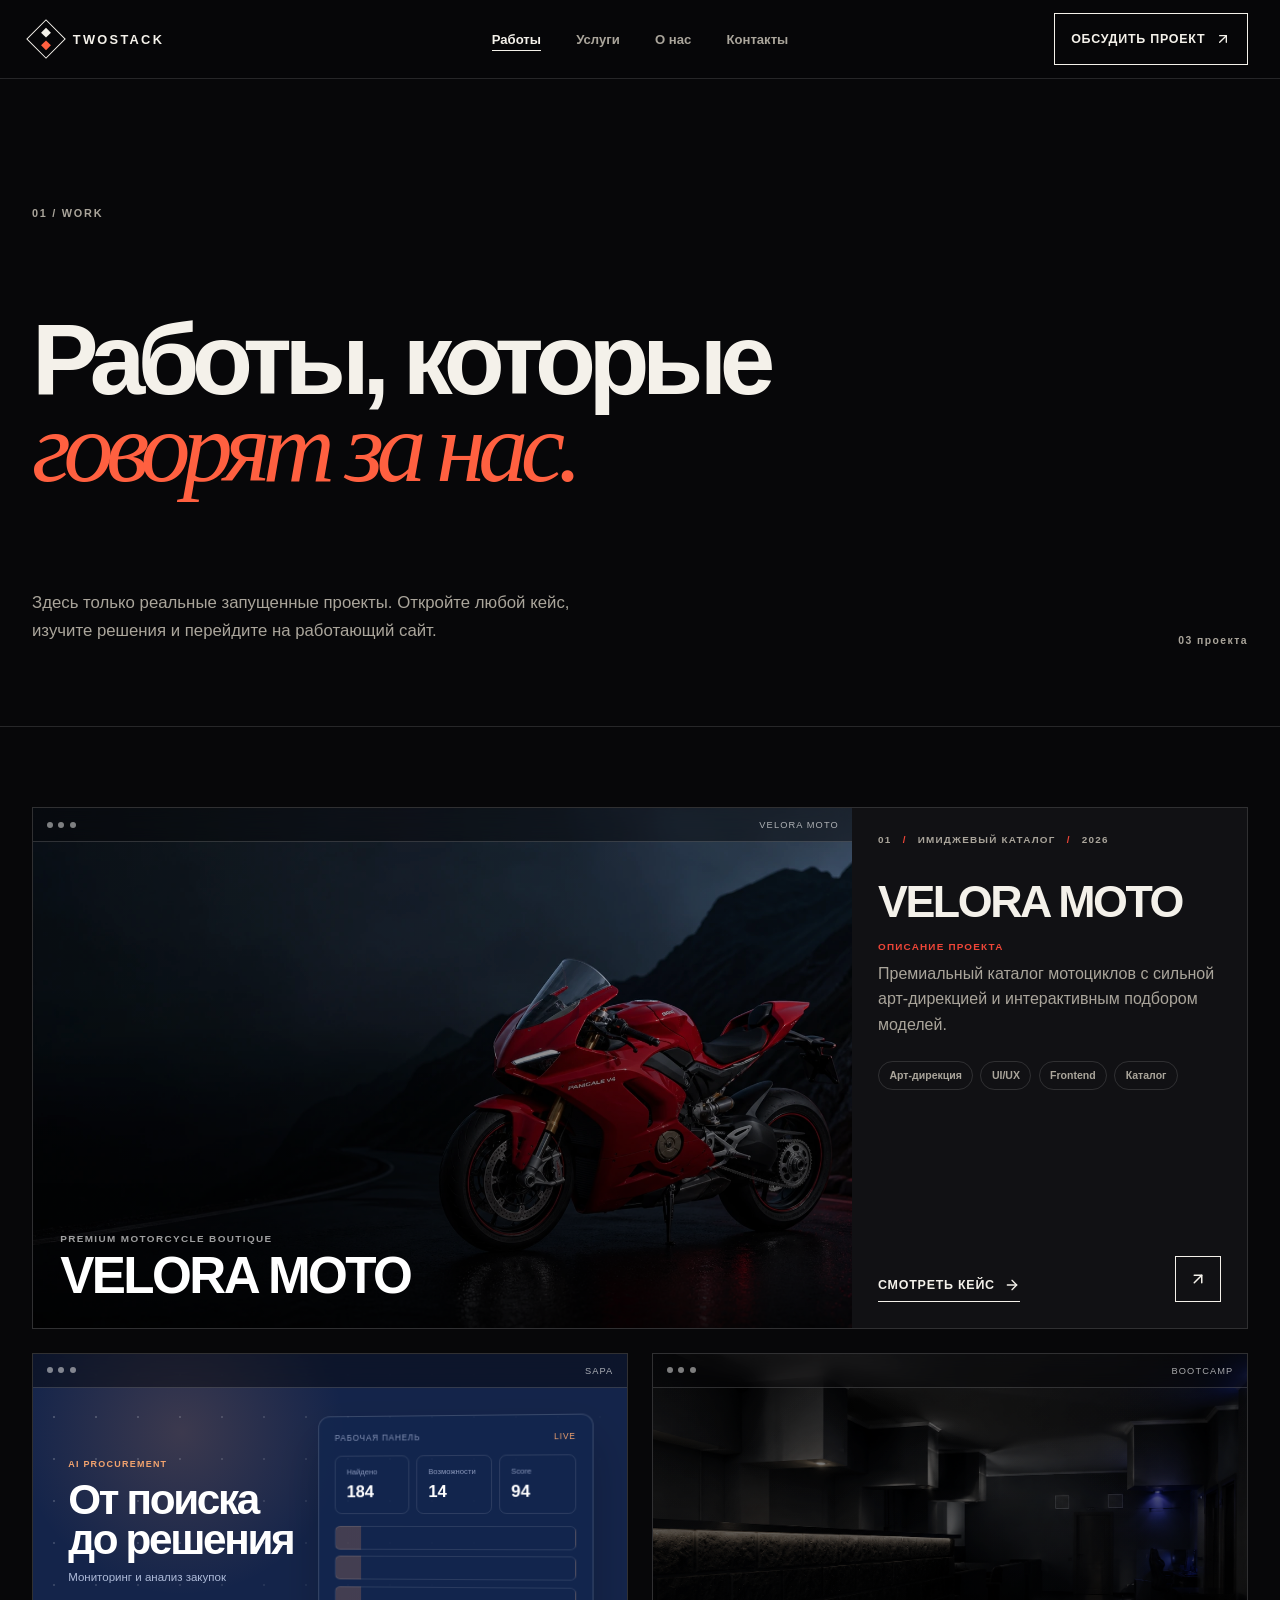
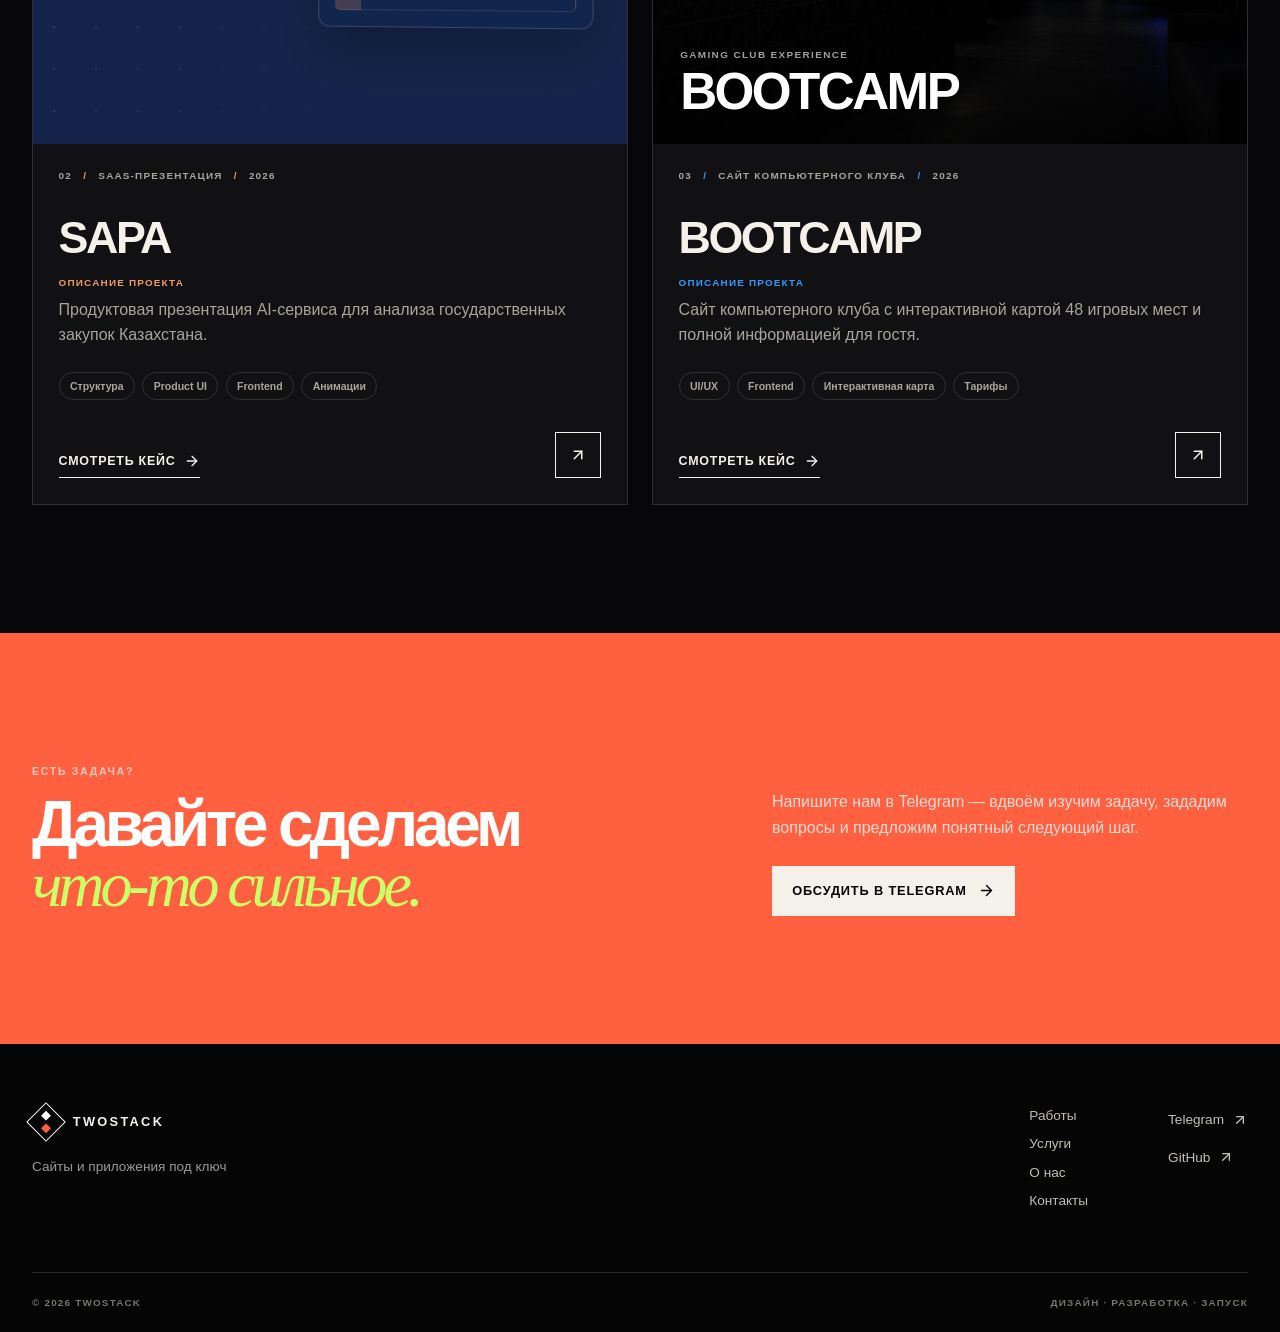
<file: work/index.html>
<!DOCTYPE html><html lang="ru"><head><meta charSet="utf-8"/><meta name="viewport" content="width=device-width, initial-scale=1"/><link rel="preload" as="image" href="/projects/velora-hero.webp"/><link rel="stylesheet" href="/_next/static/chunks/30msg3-hnfnqd.css" data-precedence="next"/><link rel="preload" as="script" fetchPriority="low" href="/_next/static/chunks/3s6nzrbk-8mnv.js"/><script src="/_next/static/chunks/0y-dctk-kmqss.js" async=""></script><script src="/_next/static/chunks/227kwhsrjlnp4.js" async=""></script><script src="/_next/static/chunks/0yjvrbhf1fq4n.js" async=""></script><script src="/_next/static/chunks/turbopack-0uu3tnbjwt46k.js" async=""></script><script src="/_next/static/chunks/0t7cvx24egh8m.js" async="" crossorigin=""></script><script src="/_next/static/chunks/1nltt5i58uhz8.js" async="" crossorigin=""></script><title>Работы — TWOSTACK</title><meta name="description" content="Сайты и веб-приложения команды TWOSTACK."/><link rel="icon" href="/favicon.svg"/><script src="/_next/static/chunks/0cz1d0mv5g_q7.js" noModule=""></script></head><body><div hidden=""><!--$--><!--/$--></div><div class="site-background" aria-hidden="true"><span class="background-orb orb-one"></span><span class="background-orb orb-two"></span><span class="background-grid"></span><span class="background-noise"></span></div><a class="skip-link" href="#content">Перейти к содержимому</a><header class="site-header initial-reveal" data-reveal="true"><div class="header-inner"><a class="brand" href="/" aria-label="TWOSTACK — главная"><span class="brand-mark" aria-hidden="true"><i></i><i></i></span><span>TWOSTACK</span></a><nav class="desktop-nav" aria-label="Основная навигация"><a class="nav-link is-active" href="/work/" aria-current="page">Работы</a><a class="nav-link" href="/services/">Услуги</a><a class="nav-link" href="/about/">О нас</a><a class="nav-link" href="/contact/">Контакты</a></nav><a class="header-cta" href="https://t.me/artem_twostack" target="_blank" rel="noreferrer">Обсудить проект <svg xmlns="http://www.w3.org/2000/svg" width="24" height="24" viewBox="0 0 24 24" fill="none" stroke="currentColor" stroke-width="2" stroke-linecap="round" stroke-linejoin="round" class="lucide lucide-arrow-up-right" aria-hidden="true"><path d="M7 7h10v10"></path><path d="M7 17 17 7"></path></svg></a><button class="menu-button" type="button" aria-label="Открыть меню" aria-expanded="false" aria-controls="mobile-menu"><svg xmlns="http://www.w3.org/2000/svg" width="24" height="24" viewBox="0 0 24 24" fill="none" stroke="currentColor" stroke-width="2" stroke-linecap="round" stroke-linejoin="round" class="lucide lucide-menu" aria-hidden="true"><line x1="4" x2="20" y1="12" y2="12"></line><line x1="4" x2="20" y1="6" y2="6"></line><line x1="4" x2="20" y1="18" y2="18"></line></svg></button></div><nav id="mobile-menu" class="mobile-menu" aria-label="Мобильная навигация"><a class="is-active" href="/work/" aria-current="page">Работы<svg xmlns="http://www.w3.org/2000/svg" width="24" height="24" viewBox="0 0 24 24" fill="none" stroke="currentColor" stroke-width="2" stroke-linecap="round" stroke-linejoin="round" class="lucide lucide-arrow-up-right" aria-hidden="true"><path d="M7 7h10v10"></path><path d="M7 17 17 7"></path></svg></a><a href="/services/">Услуги<svg xmlns="http://www.w3.org/2000/svg" width="24" height="24" viewBox="0 0 24 24" fill="none" stroke="currentColor" stroke-width="2" stroke-linecap="round" stroke-linejoin="round" class="lucide lucide-arrow-up-right" aria-hidden="true"><path d="M7 7h10v10"></path><path d="M7 17 17 7"></path></svg></a><a href="/about/">О нас<svg xmlns="http://www.w3.org/2000/svg" width="24" height="24" viewBox="0 0 24 24" fill="none" stroke="currentColor" stroke-width="2" stroke-linecap="round" stroke-linejoin="round" class="lucide lucide-arrow-up-right" aria-hidden="true"><path d="M7 7h10v10"></path><path d="M7 17 17 7"></path></svg></a><a href="/contact/">Контакты<svg xmlns="http://www.w3.org/2000/svg" width="24" height="24" viewBox="0 0 24 24" fill="none" stroke="currentColor" stroke-width="2" stroke-linecap="round" stroke-linejoin="round" class="lucide lucide-arrow-up-right" aria-hidden="true"><path d="M7 7h10v10"></path><path d="M7 17 17 7"></path></svg></a></nav></header><main id="content"><section class="page-hero initial-reveal" data-reveal="true"><span class="page-number" data-reveal-item="true">01 / WORK</span><h1 data-reveal-item="true">Работы, которые<br/><em>говорят за нас.</em></h1><div class="page-hero-copy" data-reveal-item="true"><p>Здесь только реальные запущенные проекты. Откройте любой кейс, изучите решения и перейдите на работающий сайт.</p><span>03<!-- --> проекта</span></div></section><section class="section work-list" data-reveal="true"><div class="project-grid"><article class="project-card" data-reveal-item="true" style="--project-accent:#ef4638"><a class="project-card-visual" href="/work/velora-moto/" aria-label="Открыть кейс VELORA MOTO"><div class="project-preview image-preview velora-preview"><img alt="Главный экран проекта VELORA MOTO" decoding="async" data-nimg="fill" style="position:absolute;height:100%;width:100%;left:0;top:0;right:0;bottom:0;color:transparent" src="/projects/velora-hero.webp"/><div class="preview-browser-bar"><i></i><i></i><i></i><span>VELORA MOTO</span></div><div class="preview-overlay"></div><div class="preview-label"><span>Premium motorcycle boutique</span><strong>VELORA MOTO</strong></div></div></a><div class="project-card-body"><div class="project-meta"><span>01</span><span>Имиджевый каталог</span><span>2026</span></div><h2><a href="/work/velora-moto/">VELORA MOTO</a></h2><span class="project-description-label">Описание проекта</span><p>Премиальный каталог мотоциклов с сильной арт-дирекцией и интерактивным подбором моделей.</p><ul class="tag-list" aria-label="Направления проекта VELORA MOTO"><li>Арт-дирекция</li><li>UI/UX</li><li>Frontend</li><li>Каталог</li></ul><div class="project-card-actions"><a class="text-link" href="/work/velora-moto/">Смотреть кейс <svg xmlns="http://www.w3.org/2000/svg" width="24" height="24" viewBox="0 0 24 24" fill="none" stroke="currentColor" stroke-width="2" stroke-linecap="round" stroke-linejoin="round" class="lucide lucide-arrow-right" aria-hidden="true"><path d="M5 12h14"></path><path d="m12 5 7 7-7 7"></path></svg></a><a class="icon-link" href="https://quki22.github.io/Veloramotors/?v=20260820" target="_blank" rel="noreferrer" aria-label="Открыть сайт VELORA MOTO"><svg xmlns="http://www.w3.org/2000/svg" width="24" height="24" viewBox="0 0 24 24" fill="none" stroke="currentColor" stroke-width="2" stroke-linecap="round" stroke-linejoin="round" class="lucide lucide-arrow-up-right" aria-hidden="true"><path d="M7 7h10v10"></path><path d="M7 17 17 7"></path></svg></a></div></div></article><article class="project-card" data-reveal-item="true" style="--project-accent:#f29a61"><a class="project-card-visual" href="/work/ai-tender-scout/" aria-label="Открыть кейс SAPA"><div class="project-preview tender-preview" aria-label="Превью интерфейса SAPA"><div class="preview-browser-bar"><i></i><i></i><i></i><span>SAPA</span></div><div class="tender-grid"><div class="tender-copy"><span>AI PROCUREMENT</span><strong>От поиска<br/>до решения</strong><p>Мониторинг и анализ закупок</p></div><div class="tender-panel"><div class="panel-head"><span>РАБОЧАЯ ПАНЕЛЬ</span><i>LIVE</i></div><div class="tender-metrics"><span><small>Найдено</small><b>184</b></span><span><small>Возможности</small><b>14</b></span><span><small>Score</small><b>94</b></span></div><div class="tender-rows"><i></i><i></i><i></i></div></div></div></div></a><div class="project-card-body"><div class="project-meta"><span>02</span><span>SaaS-презентация</span><span>2026</span></div><h2><a href="/work/ai-tender-scout/">SAPA</a></h2><span class="project-description-label">Описание проекта</span><p>Продуктовая презентация AI-сервиса для анализа государственных закупок Казахстана.</p><ul class="tag-list" aria-label="Направления проекта SAPA"><li>Структура</li><li>Product UI</li><li>Frontend</li><li>Анимации</li></ul><div class="project-card-actions"><a class="text-link" href="/work/ai-tender-scout/">Смотреть кейс <svg xmlns="http://www.w3.org/2000/svg" width="24" height="24" viewBox="0 0 24 24" fill="none" stroke="currentColor" stroke-width="2" stroke-linecap="round" stroke-linejoin="round" class="lucide lucide-arrow-right" aria-hidden="true"><path d="M5 12h14"></path><path d="m12 5 7 7-7 7"></path></svg></a><a class="icon-link" href="https://tender-sayt.vercel.app/" target="_blank" rel="noreferrer" aria-label="Открыть сайт SAPA"><svg xmlns="http://www.w3.org/2000/svg" width="24" height="24" viewBox="0 0 24 24" fill="none" stroke="currentColor" stroke-width="2" stroke-linecap="round" stroke-linejoin="round" class="lucide lucide-arrow-up-right" aria-hidden="true"><path d="M7 7h10v10"></path><path d="M7 17 17 7"></path></svg></a></div></div></article><article class="project-card" data-reveal-item="true" style="--project-accent:#2f9bff"><a class="project-card-visual" href="/work/bootcamp/" aria-label="Открыть кейс BOOTCAMP"><div class="project-preview image-preview bootcamp-preview"><img alt="Главный экран проекта BOOTCAMP" loading="lazy" decoding="async" data-nimg="fill" style="position:absolute;height:100%;width:100%;left:0;top:0;right:0;bottom:0;color:transparent" src="/projects/bootcamp-hero.png"/><div class="preview-browser-bar"><i></i><i></i><i></i><span>BOOTCAMP</span></div><div class="preview-overlay"></div><div class="preview-label"><span>Gaming club experience</span><strong>BOOTCAMP</strong></div></div></a><div class="project-card-body"><div class="project-meta"><span>03</span><span>Сайт компьютерного клуба</span><span>2026</span></div><h2><a href="/work/bootcamp/">BOOTCAMP</a></h2><span class="project-description-label">Описание проекта</span><p>Сайт компьютерного клуба с интерактивной картой 48 игровых мест и полной информацией для гостя.</p><ul class="tag-list" aria-label="Направления проекта BOOTCAMP"><li>UI/UX</li><li>Frontend</li><li>Интерактивная карта</li><li>Тарифы</li></ul><div class="project-card-actions"><a class="text-link" href="/work/bootcamp/">Смотреть кейс <svg xmlns="http://www.w3.org/2000/svg" width="24" height="24" viewBox="0 0 24 24" fill="none" stroke="currentColor" stroke-width="2" stroke-linecap="round" stroke-linejoin="round" class="lucide lucide-arrow-right" aria-hidden="true"><path d="M5 12h14"></path><path d="m12 5 7 7-7 7"></path></svg></a><a class="icon-link" href="https://kokoswi.github.io/Bootcamp-syti/" target="_blank" rel="noreferrer" aria-label="Открыть сайт BOOTCAMP"><svg xmlns="http://www.w3.org/2000/svg" width="24" height="24" viewBox="0 0 24 24" fill="none" stroke="currentColor" stroke-width="2" stroke-linecap="round" stroke-linejoin="round" class="lucide lucide-arrow-up-right" aria-hidden="true"><path d="M7 7h10v10"></path><path d="M7 17 17 7"></path></svg></a></div></div></article></div></section><section class="contact-cta" data-reveal="true"><div data-reveal-item="true"><span class="section-kicker">Есть задача?</span><h2>Давайте сделаем<br/><em>что-то сильное.</em></h2></div><div class="contact-cta-side" data-reveal-item="true"><p>Напишите нам в Telegram — вдвоём изучим задачу, зададим вопросы и предложим понятный следующий шаг.</p><a class="button button-light" href="https://t.me/artem_twostack" target="_blank" rel="noreferrer">Обсудить в Telegram <svg xmlns="http://www.w3.org/2000/svg" width="24" height="24" viewBox="0 0 24 24" fill="none" stroke="currentColor" stroke-width="2" stroke-linecap="round" stroke-linejoin="round" class="lucide lucide-arrow-right" aria-hidden="true"><path d="M5 12h14"></path><path d="m12 5 7 7-7 7"></path></svg></a></div></section><!--$--><!--/$--></main><footer class="site-footer" data-reveal="true"><div class="footer-top"><div><a class="brand footer-brand" href="/"><span class="brand-mark" aria-hidden="true"><i></i><i></i></span><span>TWOSTACK</span></a><p>Сайты и приложения под ключ</p></div><nav aria-label="Навигация в подвале"><a href="/work/">Работы</a><a href="/services/">Услуги</a><a href="/about/">О нас</a><a href="/contact/">Контакты</a></nav><div class="footer-socials"><a class="footer-github" href="https://t.me/artem_twostack" target="_blank" rel="noreferrer">Telegram <svg xmlns="http://www.w3.org/2000/svg" width="24" height="24" viewBox="0 0 24 24" fill="none" stroke="currentColor" stroke-width="2" stroke-linecap="round" stroke-linejoin="round" class="lucide lucide-arrow-up-right" aria-hidden="true"><path d="M7 7h10v10"></path><path d="M7 17 17 7"></path></svg></a><a class="footer-github" href="https://github.com/quki22" target="_blank" rel="noreferrer">GitHub <svg xmlns="http://www.w3.org/2000/svg" width="24" height="24" viewBox="0 0 24 24" fill="none" stroke="currentColor" stroke-width="2" stroke-linecap="round" stroke-linejoin="round" class="lucide lucide-arrow-up-right" aria-hidden="true"><path d="M7 7h10v10"></path><path d="M7 17 17 7"></path></svg></a></div></div><div class="footer-bottom"><span>© <!-- -->2026<!-- --> TWOSTACK</span><span>Дизайн · Разработка · Запуск</span></div></footer><script src="/_next/static/chunks/3s6nzrbk-8mnv.js" id="_R_" async=""></script><script>(self.__next_f=self.__next_f||[]).push([0])</script><script>self.__next_f.push([1,"1:\"$Sreact.fragment\"\n2:I[94202,[\"/_next/static/chunks/0t7cvx24egh8m.js\"],\"PageMotion\"]\n3:I[48303,[\"/_next/static/chunks/0t7cvx24egh8m.js\"],\"SiteHeader\"]\n4:I[39756,[\"/_next/static/chunks/0t7cvx24egh8m.js\"],\"default\"]\n5:I[37457,[\"/_next/static/chunks/0t7cvx24egh8m.js\"],\"default\"]\nf:I[68027,[\"/_next/static/chunks/0t7cvx24egh8m.js\"],\"default\",1]\n:HL[\"/_next/static/chunks/30msg3-hnfnqd.css\",\"style\"]\nd:X\n0:{\"P\":null,\"c\":[\"\",\"work\",\"\"],\"q\":\"\",\"i\":false,\"f\":[[[\"\",{\"children\":[\"work\",{\"children\":[\"__PAGE__\",{},\"$undefined\",\"$undefined\",4608]},\"$undefined\",\"$undefined\",4608]},\"$undefined\",\"$undefined\",4624],[[\"$\",\"$1\",\"c\",{\"children\":[[[\"$\",\"link\",\"0\",{\"rel\":\"stylesheet\",\"href\":\"/_next/static/chunks/30msg3-hnfnqd.css\",\"precedence\":\"next\",\"crossOrigin\":\"$undefined\",\"nonce\":\"$undefined\"}],[\"$\",\"script\",\"script-0\",{\"src\":\"/_next/static/chunks/0t7cvx24egh8m.js\",\"async\":true,\"nonce\":\"$undefined\"}]],[\"$\",\"html\",null,{\"lang\":\"ru\",\"children\":[\"$\",\"body\",null,{\"children\":[[\"$\",\"$L2\",null,{}],[\"$\",\"div\",null,{\"className\":\"site-background\",\"aria-hidden\":\"true\",\"children\":[[\"$\",\"span\",null,{\"className\":\"background-orb orb-one\"}],[\"$\",\"span\",null,{\"className\":\"background-orb orb-two\"}],[\"$\",\"span\",null,{\"className\":\"background-grid\"}],[\"$\",\"span\",null,{\"className\":\"background-noise\"}]]}],[\"$\",\"a\",null,{\"className\":\"skip-link\",\"href\":\"#content\",\"children\":\"Перейти к содержимому\"}],[\"$\",\"$L3\",null,{}],[\"$\",\"main\",null,{\"id\":\"content\",\"children\":[\"$\",\"$L4\",null,{\"parallelRouterKey\":\"children\",\"error\":\"$undefined\",\"errorStyles\":\"$undefined\",\"errorScripts\":\"$undefined\",\"template\":[\"$\",\"$L5\",null,{}],\"templateStyles\":\"$undefined\",\"templateScripts\":\"$undefined\",\"notFound\":[[[\"$\",\"title\",null,{\"children\":\"404: This page could not be found.\"}],[\"$\",\"div\",null,{\"style\":{\"fontFamily\":\"system-ui,\\\"Segoe UI\\\",Roboto,Helvetica,Arial,sans-serif,\\\"Apple Color Emoji\\\",\\\"Segoe UI Emoji\\\"\",\"height\":\"100vh\",\"textAlign\":\"center\",\"display\":\"flex\",\"flexDirection\":\"column\",\"alignItems\":\"center\",\"justifyContent\":\"center\"},\"children\":[\"$\",\"div\",null,{\"children\":[[\"$\",\"style\",null,{\"dangerouslySetInnerHTML\":{\"__html\":\"body{color:#000;background:#fff;margin:0}.next-error-h1{border-right:1px solid rgba(0,0,0,.3)}@media (prefers-color-scheme:dark){body{color:#fff;background:#000}.next-error-h1{border-right:1px solid rgba(255,255,255,.3)}}\"}}],[\"$\",\"h1\",null,{\"className\":\"next-error-h1\",\"style\":{\"display\":\"inline-block\",\"margin\":\"0 20px 0 0\",\"padding\":\"0 23px 0 0\",\"fontSize\":24,\"fontWeight\":500,\"verticalAlign\":\"top\",\"lineHeight\":\"49px\"},\"children\":404}],[\"$\",\"div\",null,{\"style\":{\"display\":\"inline-block\"},\"children\":[\"$\",\"h2\",null,{\"style\":{\"fontSize\":14,\"fontWeight\":400,\"lineHeight\":\"49px\",\"margin\":0},\"children\":\"This page could not be found.\"}]}]]}]}]],[]],\"forbidden\":\"$undefined\",\"unauthorized\":\"$undefined\"}]}],[\"$\",\"footer\",null,{\"className\":\"site-footer\",\"data-reveal\":true,\"children\":[[\"$\",\"div\",null,{\"className\":\"footer-top\",\"children\":[[\"$\",\"div\",null,{\"children\":[[\"$\",\"a\",null,{\"className\":\"brand footer-brand\",\"href\":\"/\",\"children\":[[\"$\",\"span\",null,{\"className\":\"brand-mark\",\"aria-hidden\":\"true\",\"children\":[[\"$\",\"i\",null,{}],[\"$\",\"i\",null,{}]]}],[\"$\",\"span\",null,{\"children\":\"TWOSTACK\"}]]}],[\"$\",\"p\",null,{\"children\":\"Сайты и приложения под ключ\"}]]}],[\"$\",\"nav\",null,{\"aria-label\":\"Навигация в подвале\",\"children\":[[\"$\",\"a\",\"/work/\",{\"href\":\"/work/\",\"children\":\"Работы\"}],[\"$\",\"a\",\"/services/\",{\"href\":\"/services/\",\"children\":\"Услуги\"}],[\"$\",\"a\",\"/about/\",{\"href\":\"/about/\",\"children\":\"О нас\"}],[\"$\",\"a\",\"/contact/\",{\"href\":\"/contact/\",\"children\":\"Контакты\"}]]}],[\"$\",\"div\",null,{\"className\":\"footer-socials\",\"children\":[[\"$\",\"a\",null,{\"className\":\"footer-github\",\"href\":\"https://t.me/artem_twostack\",\"target\":\"_blank\",\"rel\":\"noreferrer\",\"children\":[\"Telegram \",[\"$\",\"svg\",null,{\"ref\":\"$undefined\",\"xmlns\":\"http://www.w3.org/2000/svg\",\"width\":24,\"height\":24,\"viewBox\":\"0 0 24 24\",\"fill\":\"none\",\"stroke\":\"currentColor\",\"strokeWidth\":2,\"strokeLinecap\":\"round\",\"strokeLinejoin\":\"round\",\"className\":\"lucide lucide-arrow-up-right\",\"aria-hidden\":\"true\",\"children\":[[\"$\",\"path\",\"1tivn9\",{\"d\":\"M7 7h10v10\"}],[\"$\",\"path\",\"1vkiza\",{\"d\":\"M7 17 17 7\"}],\"$undefined\"]}]]}],[\"$\",\"a\",null,{\"className\":\"footer-github\",\"href\":\"https://github.com/quki22\",\"target\":\"_blank\",\"rel\":\"noreferrer\",\"children\":[\"GitHub \",[\"$\",\"svg\",null,{\"ref\":\"$undefined\",\"xmlns\":\"http://www.w3.org/2000/svg\",\"width\":24,\"height\":24,\"viewBox\":\"0 0 24 24\",\"fill\":\"none\",\"stroke\":\"currentColor\",\"strokeWidth\":2,\"strokeLinecap\":\"round\",\"strokeLinejoin\":\"round\",\"className\":\"lucide lucide-arrow-up-right\",\"aria-hidden\":\"true\",\"children\":[[\"$\",\"path\",\"1tivn9\",{\"d\":\"M7 7h10v10\"}],[\"$\",\"path\",\"1vkiza\",{\"d\":\"M7 17 17 7\"}],\"$undefined\"]}]]}]]}]]}],[\"$\",\"div\",null,{\"className\":\"footer-bottom\",\"children\":[[\"$\",\"span\",null,{\"children\":[\"© \",2026,\" TWOSTACK\"]}],[\"$\",\"span\",null,{\"children\":\"Дизайн · Разработка · Запуск\"}]]}]]}]]}]}]]}],{\"children\":[[\"$\",\"$1\",\"c\",{\"children\":[null,[\"$\",\"$L4\",null,{\"parallelRouterKey\":\"children\",\"error\":\"$undefined\",\"errorStyles\":\"$undefined\",\"errorScripts\":\"$undefined\",\"template\":[\"$\",\"$L5\",null,{}],\"templateStyles\":\"$undefined\",\"templateScripts\":\"$undefined\",\"notFound\":\"$undefined\",\"forbidden\":\"$undefined\",\"unauthorized\":\"$undefined\"}]]}],{\"children\":[[\"$\",\"$1\",\"c\",{\"children\":[[[\"$\",\"section\",null,{\"className\":\"page-hero initial-reveal\",\"data-reveal\":true,\"children\":[[\"$\",\"span\",null,{\"className\":\"page-number\",\"data-reveal-item\":true,\"children\":\"01 / WORK\"}],[\"$\",\"h1\",null,{\"data-reveal-item\":true,\"children\":[\"Работы, которые\",\"$L6\",\"$L7\"]}],\"$L8\"]}],\"$L9\",\"$La\"],[\"$Lb\"],\"$Lc\"]}],{},null,false,null]},null,false,\"$d\"]},null,false,null],\"$Le\",false]],\"m\":\"$undefined\",\"G\":[\"$f\",[\"$L10\"]],\"S\":true,\"h\":null,\"r\":\"$undefined\",\"s\":\"$undefined\",\"a\":\"$undefined\",\"l\":\"$undefined\",\"p\":\"$undefined\",\"d\":\"$undefined\",\"b\":\"a4AL5hklZOFhWuVChdn2a\"}\n11:I[5500,[\"/_next/static/chunks/0t7cvx24egh8m.js\",\"/_next/static/chunks/1nltt5i58uhz8.js\"],\"Image\"]\n17:I[97367,[\"/_next/static/chunks/0t7cvx24egh8m.js\"],\"OutletBoundary\"]\n18:\"$Sreact.suspense\"\n1a:I[97367,[\"/_next/static/chunks/0t7cvx24egh8m.js\"],\"ViewportBoundary\"]\n1c:I[97367,[\"/_next/static/chunks/0t7cvx24egh8m.js\"],\"MetadataBoundary\"]\n6:[\"$\",\"br\",null,{}]\n7:[\"$\",\"em\",null,{\"children\":\"говорят за нас.\"}]\n8:[\"$\",\"div\",null,{\"className\":\"page-hero-copy\",\"data-reveal-item\":true,\"children\":[[\"$\",\"p\",null,{\"children\":\"Здесь только реальные запущенные проекты. Откройте любой кейс, изучите решения и перейдите на работающий сайт.\"}],[\"$\",\"span\",null,{\"children\":[\"03\",\" проекта\"]}]]}]\n9:[\"$\",\"section\",null,{\"className\":\"section work-list\",\"data-reveal\":true,\"children\":[\"$\",\"div\",null,{\"className\":\"project-grid\",\"children\":[[\"$\",\"article\",\"velora-moto\",{\"className\":\"project-card\",\"data-reveal-item\":true,\"style\":{\"--project-accent\":\"#ef4638\"},\"children\":[[\"$\",\"a\",null,{\"className\":\"project-card-visual\",\"href\":\"/work/velora-moto/\",\"aria-label\":\"Открыть кейс VELORA MOTO\",\"children\":[\"$\",\"div\",null,{\"className\":\"project-preview image-preview velora-preview\",\"children\":[[\"$\",\"$L11\",null,{\"src\":\"/projects/velora-hero.webp\",\"alt\":\"Главный экран проекта VELORA MOTO\",\"fill\":true,\"sizes\":\"(max-width: 800px) 100vw, 60vw\",\"priority\":true}],[\"$\",\"div\",null,{\"className\":\"preview-browser-bar\",\"children\":[[\"$\",\"i\",null,{}],[\"$\",\"i\",null,{}],[\"$\",\"i\",null,{}],[\"$\",\"span\",null,{\"children\":\"VELORA MOTO\"}]]}],[\"$\",\"div\",null,{\"className\":\"preview-overlay\"}],[\"$\",\"div\",null,{\"className\":\"preview-label\",\"children\":[[\"$\",\"span\",null,{\"children\":\"Premium motorcycle boutique\"}],[\"$\",\"strong\",null,{\"children\":\"VELORA MOTO\"}]]}]]}]}],[\"$\",\"div\",null,{\"className\":\"project-card-body\",\"children\":[[\"$\",\"div\",null,{\"className\":\"project-meta\",\"children\":[[\"$\",\"span\",null,{\"children\":\"01\"}],[\"$\",\"span\",null,{\"children\":\"Имиджевый каталог\"}],[\"$\",\"span\",null,{\"children\":\"2026\"}]]}],[\"$\",\"h2\",null,{\"children\":[\"$\",\"a\",null,{\"href\":\"/work/velora-moto/\",\"children\":\"VELORA MOTO\"}]}],[\"$\",\"span\",null,{\"className\":\"project-description-label\",\"children\":\"Описание проекта\"}],[\"$\",\"p\",null,{\"children\":\"Премиальный каталог мотоциклов с сильной арт-дирекцией и интерактивным подбором моделей.\"}],[\"$\",\"ul\",null,{\"className\":\"tag-list\",\"aria-label\":\"Направления проекта VELORA MOTO\",\"children\":[[\"$\",\"li\",\"Арт-дирекция\",{\"children\":\"Арт-дирекция\"}],[\"$\",\"li\",\"UI/UX\",{\"children\":\"UI/UX\"}],[\"$\",\"li\",\"Frontend\",{\"children\":\"Frontend\"}],[\"$\",\"li\",\"Каталог\",{\"children\":\"Каталог\"}]]}],[\"$\",\"div\",null,{\"className\":\"project-card-actions\",\"children\":[[\"$\",\"a\",null,{\"className\":\"text-link\",\"href\":\"/work/velora-moto/\",\"children\":[\"Смотреть кейс \",[\"$\",\"svg\",null,{\"ref\":\"$undefined\",\"xmlns\":\"http://www.w3.org/2000/svg\",\"width\":24,\"height\":24,\"viewBox\":\"0 0 24 24\",\"fill\":\"none\",\"stroke\":\"currentColor\",\"strokeWidth\":2,\"strokeLinecap\":\"round\",\"strokeLinejoin\":\"round\",\"className\":\"lucide lucide-arrow-right\",\"aria-hidden\":\"true\",\"children\":[[\"$\",\"path\",\"1ays0h\",{\"d\":\"M5 12h14\"}],[\"$\",\"path\",\"xquz4c\",{\"d\":\"m12 5 7 7-7 7\"}],\"$undefined\"]}]]}],[\"$\",\"a\",null,{\"className\":\"icon-link\",\"href\":\"https://quki22.github.io/Veloramotors/?v=20260820\",\"target\":\"_blank\",\"rel\":\"noreferrer\",\"aria-label\":\"Открыть сайт VELORA MOTO\",\"children\":[\"$\",\"svg\",null,{\"ref\":\"$undefined\",\"xmlns\":\"http://www.w3.org/2000/svg\",\"width\":24,\"height\":24,\"viewBox\":\"0 0 24 24\",\"fill\":\"none\",\"stroke\":\"currentColor\",\"strokeWidth\":2,\"strokeLinecap\":\"round\",\"strokeLinejoin\":\"round\",\"className\":\"lucide lucide-arrow-up-right\",\"aria-hidden\":\"true\",\"children\":[[\"$\",\"path\",\"1tivn9\",{\"d\":\"M7 7h10v10\"}],[\"$\",\"path\",\"1vkiza\",{\"d\":\"M7 17 17 7\"}],\"$undefined\"]}]}]]}]]}]]}],[\"$\",\"article\",\"ai-tender-scout\",{\"className\":\"project-card\",\"data-reveal-item\":true,\"style\":{\"--project-accent\":\"#f29a61\"},\"children\":[[\"$\",\"a\",null,{\"className\":\"project-card-visual\",\"href\":\"/work/ai-tender-scout/\",\"aria-label\":\"Открыть кейс SAPA\",\"children\":[\"$\",\"div\",null,{\"className\":\"project-preview tender-preview\",\"aria-label\":\"Превью интерфейса SAPA\",\"children\":[[\"$\",\"div\",null,{\"className\":\"preview-browser-bar\",\"children\":[[\"$\",\"i\",null,{}],[\"$\",\"i\",null,{}],[\"$\",\"i\",null,{}],[\"$\",\"span\",null,{\"children\":\"SAPA\"}]]}],[\"$\",\"div\",null,{\"className\":\"tender-grid\",\"children\":[[\"$\",\"div\",null,{\"className\":\"tender-copy\",\"children\":[[\"$\",\"span\",null,{\"children\":\"AI PROCUREMENT\"}],[\"$\",\"strong\",null,{\"children\":[\"От поиска\",[\"$\",\"br\",null,{}],\"до решения\"]}],[\"$\",\"p\",null,{\"children\":\"Мониторинг и анализ закупок\"}]]}],[\"$\",\"div\",null,{\"className\":\"tender-panel\",\"children\":[[\"$\",\"div\",null,{\"className\":\"panel-head\",\"children\":[[\"$\",\"span\",null,{\"children\":\"РАБОЧАЯ ПАНЕЛЬ\"}],[\"$\",\"i\",null,{\"children\":\"LIVE\"}]]}],[\"$\",\"div\",null,{\"className\":\"tender-metrics\",\"children\":[[\"$\",\"span\",null,{\"children\":[[\"$\",\"small\",null,{\"children\":\"Найдено\"}],[\"$\",\"b\",null,{\"children\":\"184\"}]]}],[\"$\",\"span\",null,{\"children\":[[\"$\",\"small\",null,{\"children\":\"Возможности\"}],[\"$\",\"b\",null,{\"children\":\"14\"}]]}],[\"$\",\"span\",null,{\"children\":[[\"$\",\"small\",null,{\"children\":\"Score\"}],[\"$\",\"b\",null,{\"children\":\"94\"}]]}]]}],[\"$\",\"div\",null,{\"className\":\"tender-rows\",\"children\":[[\"$\",\"i\",null,{}],[\"$\",\"i\",null,{}],[\"$\",\"i\",null,{}]]}]]}]]}]]}]}],[\"$\",\"div\",null,{\"className\":\"project-card-body\",\"children\":[[\"$\",\"div\",null,{\"className\":\"project-meta\",\"children\":[[\"$\",\"span\",null,{\"children\":\"02\"}],[\"$\",\"span\",null,{\"children\":\"SaaS-презентация\"}],[\"$\",\"span\",null,{\"children\":\"2026\"}]]}],[\"$\",\"h2\",null,{\"children\":[\"$\",\"a\",null,{\"href\":\"/work/ai-tender-scout/\",\"children\":\"SAPA\"}]}],\"$L12\",\"$L13\",\"$L14\",\"$L15\"]}]]}],\"$L16\"]}]}]\na:[\"$\",\"section\",null,{\"className\":\"contact-cta\",\"data-reveal\":true,\"children\":[[\"$\",\"div\",null,{\"data-reveal-item\":true,\"children\":[[\"$\",\"span\",null,{\"className\":\"section-kicker\",\"children\":\"Есть задача?\"}],[\"$\",\"h2\",null,{\"children\":[\"Давайте сделаем\",[\"$\",\"br\",null,{}],[\"$\",\"em\",null,{\"children\":\"что-то сильное.\"}]]}]]}],[\"$\",\"div\",null,{\"className\":\"contact-cta-side\",\"data-reveal-item\":true,\"children\":[[\"$\",\"p\",null,{\"children\":\"Напишите нам в Telegram — вдвоём изучим задачу, зададим вопросы и предложим понятный следующий шаг.\"}],[\"$\",\"a\",null,{\"className\":\"button button-light\",\"href\":\"https://t.me/artem_twostack\",\"target\":\"_blank\",\"rel\":\"noreferrer\",\"children\":[\"Обсудить в Telegram \",[\"$\",\"svg\",null,{\"ref\":\"$undefined\",\"xmlns\":\"http://www.w3.org/2000/svg\",\"width\":24,\"height\":24,\"viewBox\":\"0 0 24 24\",\"fill\":\"none\",\"stroke\":\"currentColor\",\"strokeWidth\":2,\"strokeLinecap\":\"round\",\"strokeLinejoin\":\"round\",\"className\":\"lucide lucide-arrow-right\",\"aria-hidden\":\"true\",\"children\":[[\"$\",\"path\",\"1ays0h\",{\"d\":\"M5 12h14\"}],[\"$\",\"path\",\"xquz4c\",{\"d\":\"m12 5 7 7-7 7\"}],\"$undefined\"]}]]}]]}]]}]\nb:[\"$\",\"script\",\"script-0\",{\"src\":\"/_next/static/chunks/1nltt5i58uhz8.js\",\"async\":true,\"nonce\":\"$undefined\"}]\nc:[\"$\",\"$L17\",null,{\"children\":[\"$\",\"$18\",null,{\"name\":\"Next.MetadataOutlet\",\"children\":\"$@19\"}]}]\ne:[\"$\",\"$1\",\"h\",{\"children\":[null,[\"$\",\"$L1a\",null,{\"children\":\"$L1b\"}],[\"$\",\"div\",null,{\"hidden\":true,\"children\":[\"$\",\"$L1c\",null,{\"children\":[\"$\",\"$18\",null,{\"name\":\"Next.Metadata\",\"children\":\"$L1d\"}]}]}],null]}]\n10:[\"$\",\"link\",\"0\",{\"rel\":\"stylesheet\",\"href\":\"/_next/static/chunks/30msg3-hnfnqd.css\",\"precedence\":\"next\",\"crossOrigin\":\"$undefined\",\"nonce\":\"$undefined\"}]\nd:C\n12:[\"$\",\"span\",null,{\"className\":\"project-description-label\",\"children\":\"Описание проекта\"}]\n13:[\"$\",\"p\",null,{\"children\":\"Продуктовая презентация AI-сервиса для анализа государственных закупок Казахстана.\"}]\n14:[\"$\",\"ul\",null,{\"className\":\"tag-list\",\"aria-label\":\"Направления проекта SAPA\",\"children\":[[\"$\",\"li\",\"Структура\",{\"children\":\"Структура\"}],[\"$\",\"li\",\"Product UI\",{\"children\":\"Product UI\"}],[\"$\",\"li\",\"Frontend\",{\"children\":\"Frontend\"}],[\"$\",\"li\",\"Анимации\",{\"children\":\"Анимации\"}]]}]\n15:[\"$\",\"div\",null,{\"className\":\"project-card-actions\",\"children\":[[\"$\",\"a\",null,{\"className\":\"text-link\",\"href\":\"/work/ai-tender-scout/\",\"children\":[\"Смотреть кейс \",[\"$\",\"svg\",null,{\"ref\":\"$undefined\",\"xmlns\":\"http://www.w3.org/2000/svg\",\"width\":24,\"height\":24,\"viewBox\":\"0 0 24 24\",\"fill\":\"none\",\"stroke\":\"currentColor\",\"strokeWidth\":2,\"strokeLinecap\":\"round\",\"strokeLinejoin\":\"round\",\"className\":\"lucide lucide-arrow-right\",\"aria-hidden\":\"true\",\"children\":[[\"$\",\"path\",\"1ays0h\",{\"d\":\"M5 12h14\"}],[\"$\",\"path\",\"xquz4c\",{\"d\":\"m12 5 7 7-7 7\"}],\"$undefined\"]}]]}],[\"$\",\"a\",null,{\"className\":\"icon-link\",\"href\":\"https://tender-sayt.vercel.app/\",\"target\":\"_blank\",\"rel\":\"noreferrer\",\"aria-label\":\"Открыть сайт SAPA\",\"children\":[\"$\",\"svg\",null,{\"ref\":\"$undefined\",\"xmlns\":\"http://www.w3.org/2000/svg\",\"width\":24,\"height\":24,\"viewBox\":\"0 0 24 24\",\"fill\":\"none\",\"stroke\":\"currentColor\",\"strokeWidth\":2,\"strokeLinecap\":\"round\",\"strokeLinejoin\":\"round\",\"className\":\"lucide lucide-arrow-up-right\",\"aria-hidden\":\"true\",\"children\":[[\"$\",\"path\",\"1tivn9\",{\"d\":\"M7 7h10v10\"}],[\"$\",\"path\",\"1vkiza\",{\"d\":\"M7 17 17 7\"}],\"$undefined\"]}]}]]}]\n16:[\"$\",\"article\",\"bootcamp\",{\"className\":\"project-card\",\"data-reveal-item\":true,\"style\":{\"--project-accent\":\"#2f9bff\"},\"children\":[[\"$\",\"a\",null,{\"className\":\"project-card-visual\",\"href\":\"/work/bootcamp/\",\"aria-label\":\"Открыть кейс BOOTCAMP\",\"children\":[\"$\",\"div\",null,{\"className\":\"project-preview image-preview bootcamp-preview\",\"children\":[[\"$\",\"$L11\",null,{\"src\":\"/projects/bootcamp-hero.png\",\"alt\":\"Главный экран проекта BOOTCAMP\",\"fill\":true,\"sizes\":\"(max-width: 800px) 100vw, 60vw\",\"priority\":false}],[\"$\",\"div\",null,{\"className\":\"preview-browser-bar\",\"children\":[[\"$\",\"i\",null,{}],[\"$\",\"i\",null,{}],[\"$\",\"i\",null,{}],[\"$\",\"span\",null,{\"children\":\"BOOTCAMP\"}]]}],[\"$\",\"div\",null,{\"className\":\"preview-overlay\"}],[\"$\",\"div\",null,{\"className\":\"preview-label\",\"children\":[[\"$\",\"span\",null,{\"children\":\"Gaming club experience\"}],[\"$\",\"strong\",null,{\"children\":\"BOOTCAMP\"}]]}]]}]}],[\"$\",\"div\",null,{\"className\":\"project-card-body\",\"children\":[[\"$\",\"div\",null,{\"className\":\"project-meta\",\"children\":[[\"$\",\"span\",null,{\"children\":\"03\"}],[\"$\",\"span\",null,{\"children\":\"Сайт компьютерного клуба\"}],[\"$\",\"span\",null,{\"children\":\"2026\"}]]}],[\"$\",\"h2\",null,{\"children\":[\"$\",\"a\",null,{\"href\":\"/work/bootcamp/\",\"children\":\"BOOTCAMP\"}]}],[\"$\",\"span\",null,{\"className\":\"project-description-label\",\"children\":\"Описание проекта\"}],[\"$\",\"p\",null,{\"children\":\"Сайт компьютерного клуба с интерактивной картой 48 игровых мест и полной информацией для гостя.\"}],[\"$\",\"ul\",null,{\"className\":\"tag-list\",\"aria-label\":\"Направления проекта BOOTCAMP\",\"children\":[[\"$\",\"li\",\"UI/UX\",{\"children\":\"UI/UX\"}],[\"$\",\"li\",\"Frontend\",{\"children\":\"Frontend\"}],[\"$\",\"li\",\"Интерактивная карта\",{\"children\":\"Интерактивная карта\"}],[\"$\",\"li\",\"Тарифы\",{\"children\":\"Тарифы\"}]]}],[\"$\",\"div\",null,{\"className\":\"project-card-actions\",\"children\":[[\"$\",\"a\",null,{\"className\":\"text-link\",\"href\":\"/work/bootcamp/\",\"children\":[\"Смотреть кейс \",[\"$\",\"svg\",null,{\"ref\":\"$undefined\",\"xmlns\":\"http://www.w3.org/2000/svg\",\"width\":24,\"height\":24,\"viewBox\":\"0 0 24 24\",\"fill\":\"none\",\"stroke\":\"currentColor\",\"strokeWidth\":2,\"strokeLinecap\":\"round\",\"strokeLinejoin\":\"round\",\"className\":\"lucide lucide-arrow-right\",\"aria-hidden\":\"true\",\"children\":[[\"$\",\"path\",\"1ays0h\",{\"d\":\"M5 12h14\"}],[\"$\",\"path\",\"xquz4c\",{\"d\":\"m12 5 7 7-7 7\"}],\"$undefined\"]}]]}],[\"$\",\"a\",null,{\"className\":\"icon-link\",\"href\":\"https://kokoswi.github.io/Bootcamp-syti/\",\"target\":\"_blank\",\"rel\":\"noreferrer\",\"aria-label\":\"Открыть сайт BOOTCAMP\",\"children\":[\"$\",\"svg\",null,{\"ref\":\"$undefined\",\"xmlns\":\"http://www.w3.org/2000/svg\",\"width\":24,\"height\":24,\"viewBox\":\"0 0 24 24\",\"fill\":\"none\",\"stroke\":\"currentColor\",\"strokeWidth\":2,\"strokeLinecap\":\"round\",\"strokeLinejoin\":\"round\",\"className\":\"lucide lucide-arrow-up-right\",\"aria-hidden\":\"true\",\"children\":[[\"$\",\"path\",\"1tivn9\",{\"d\":\"M7 7h10v10\"}],[\"$\",\"path\",\"1vkiza\",{\"d\":\"M7 17 17 7\"}],\"$undefined\"]}]}]]}]]}]]}]\n1b:[[\"$\",\"meta\",\"0\",{\"charSet\":\"utf-8\"}],[\"$\",\"meta\",\"1\",{\"name\":\"viewport\",\"content\":\"width=device-width, initial-scale=1\"}]]\n1e:I[27201,[\"/_next/static/chunks/0t7cvx24egh8m.js\"],\"IconMark\"]\n19:null\n1d:[[\"$\",\"title\",\"0\",{\"children\":\"Работы — TWOSTACK\"}],[\"$\",\"meta\",\"1\",{\"name\":\"description\",\"content\":\"Сайты и веб-приложения команды TWOSTACK.\"}],[\"$\",\"link\",\"2\",{\"rel\":\"icon\",\"href\":\"/favicon.svg\"}],[\"$\",\"$L1e\",\"3\",{}]]\n"])</script></body></html>
</file>
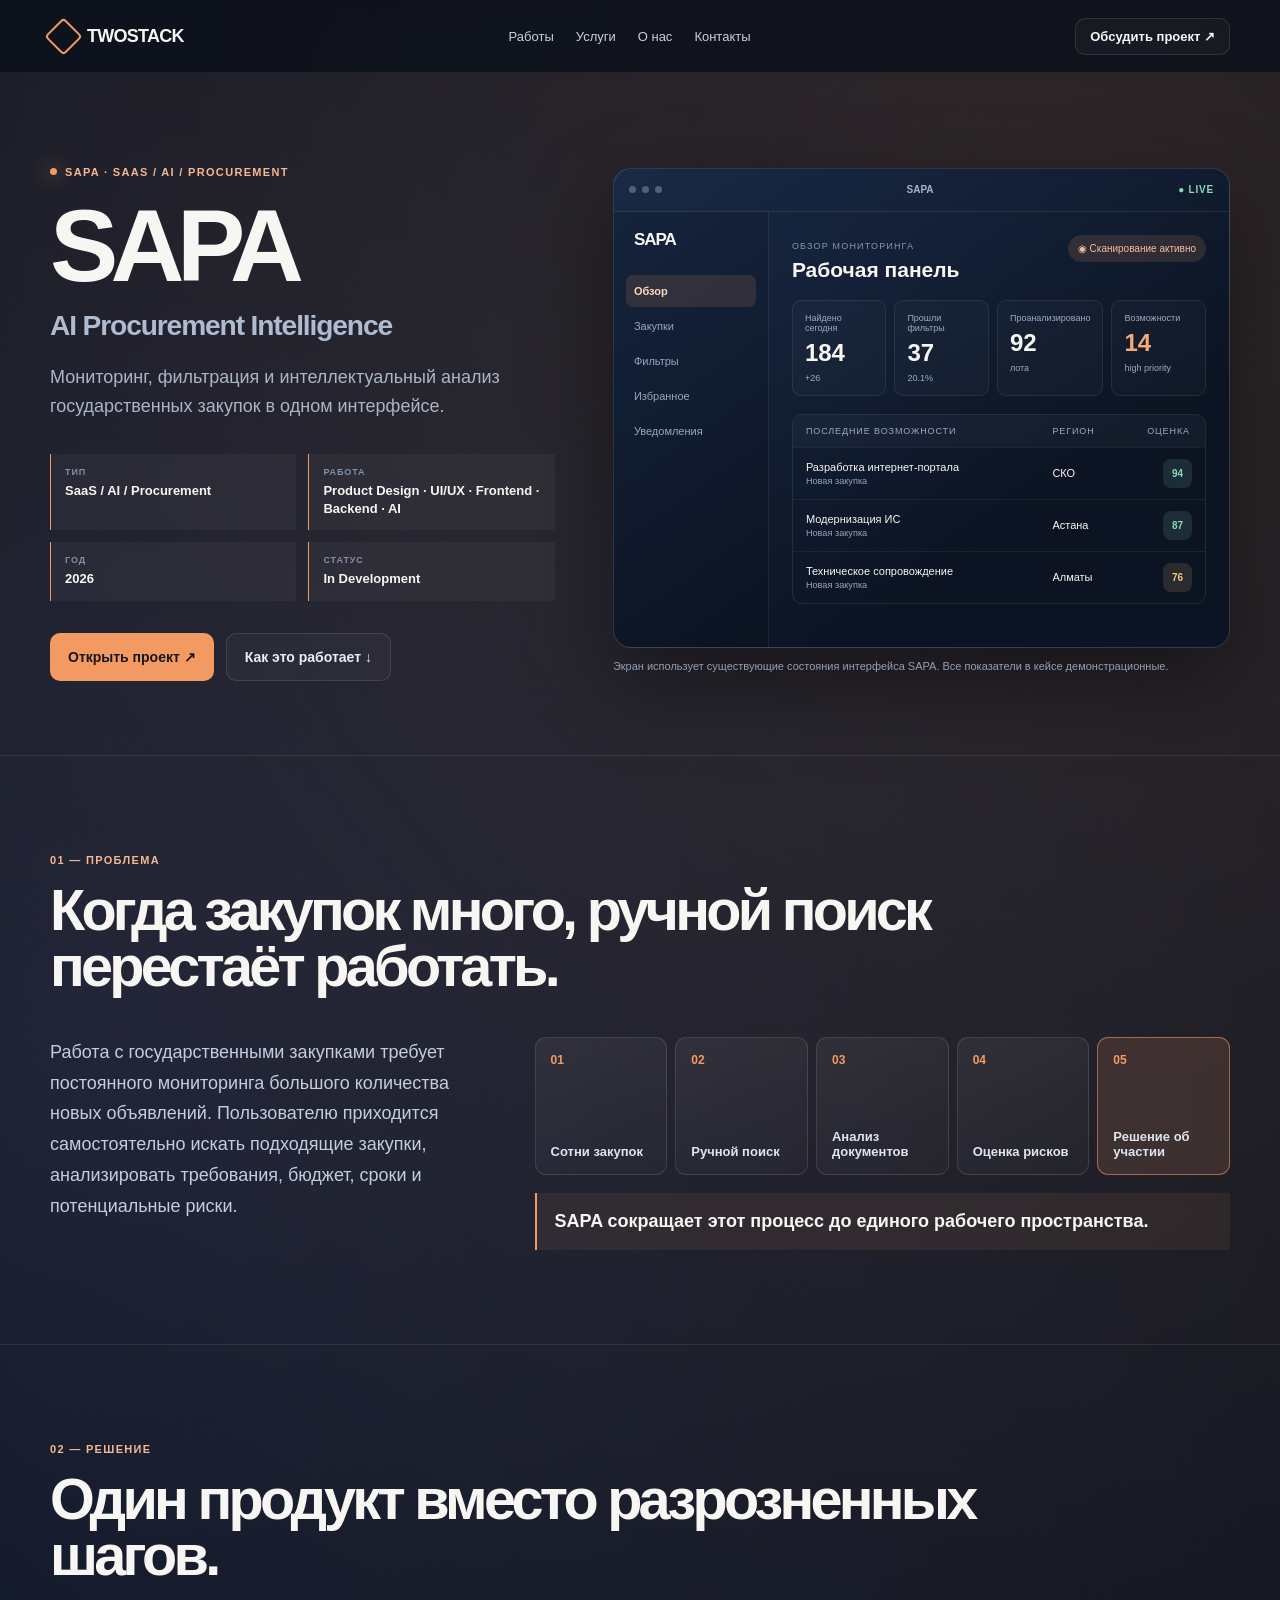
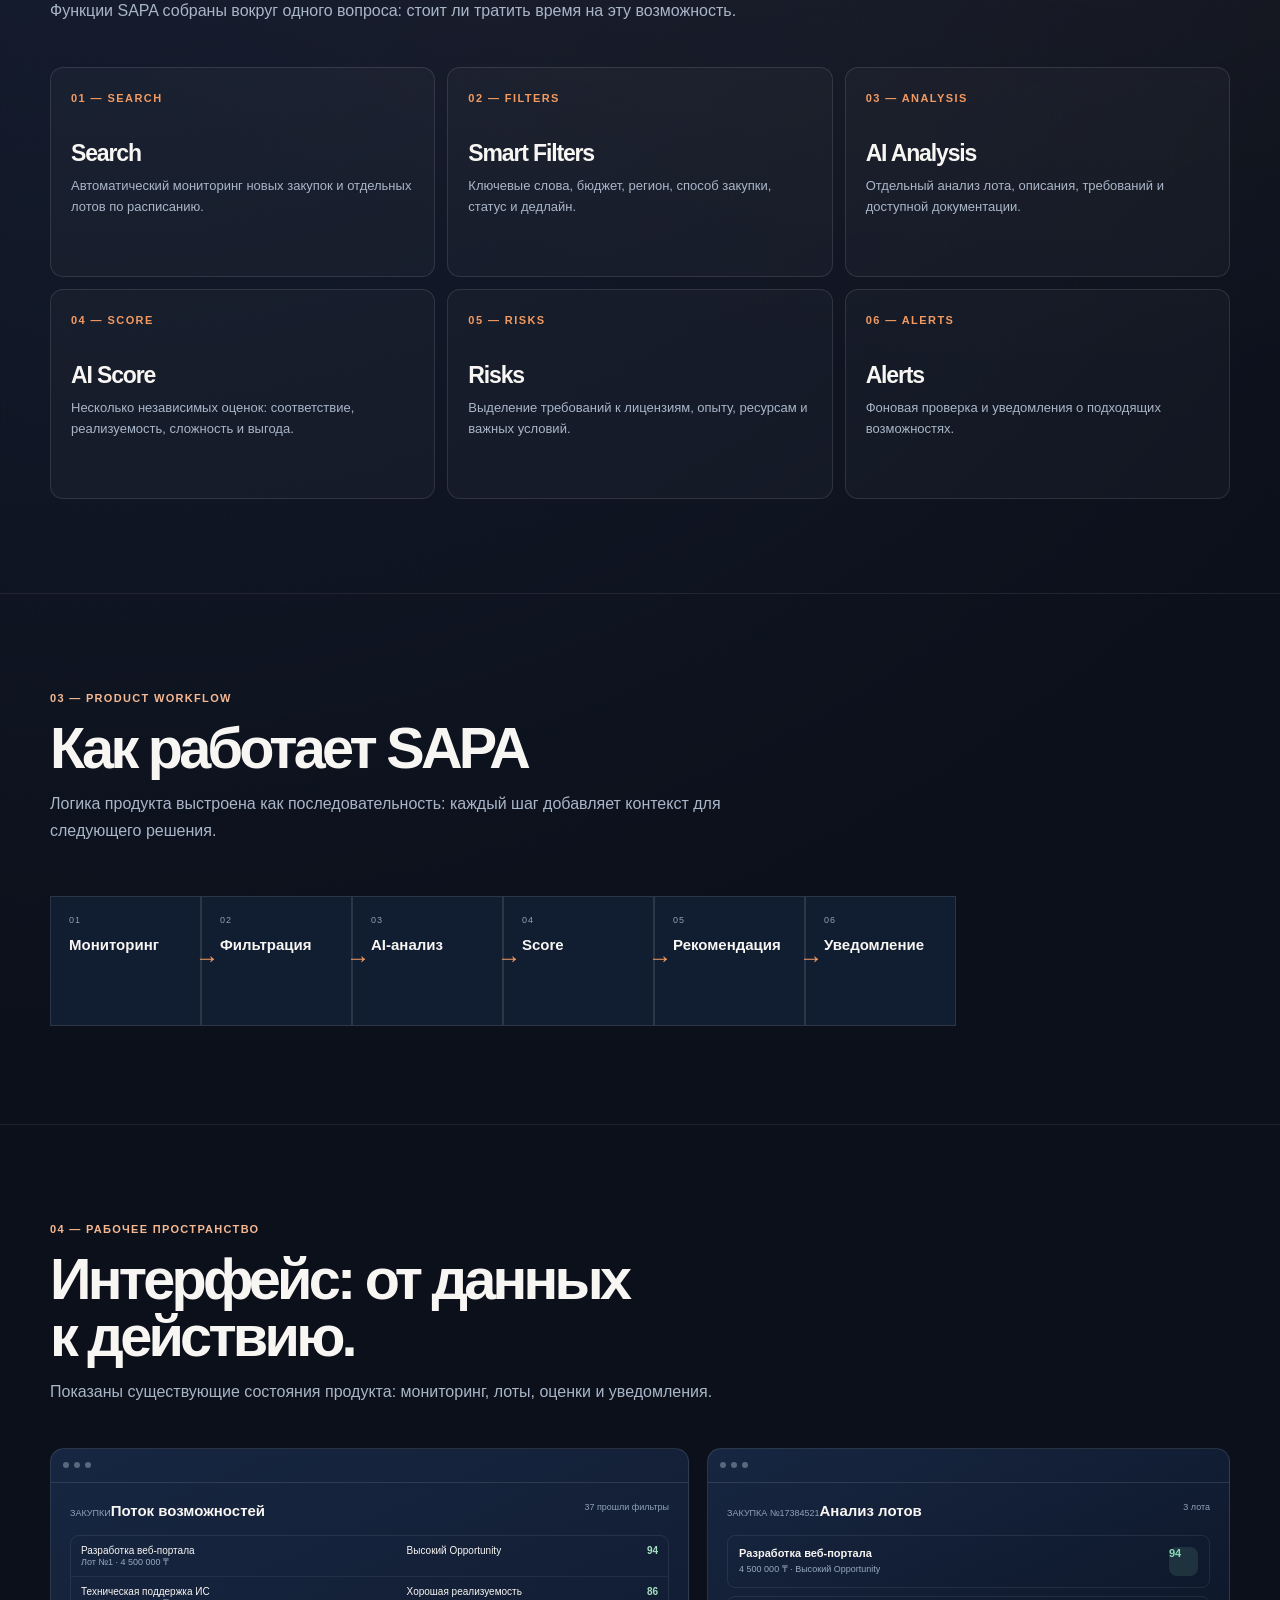
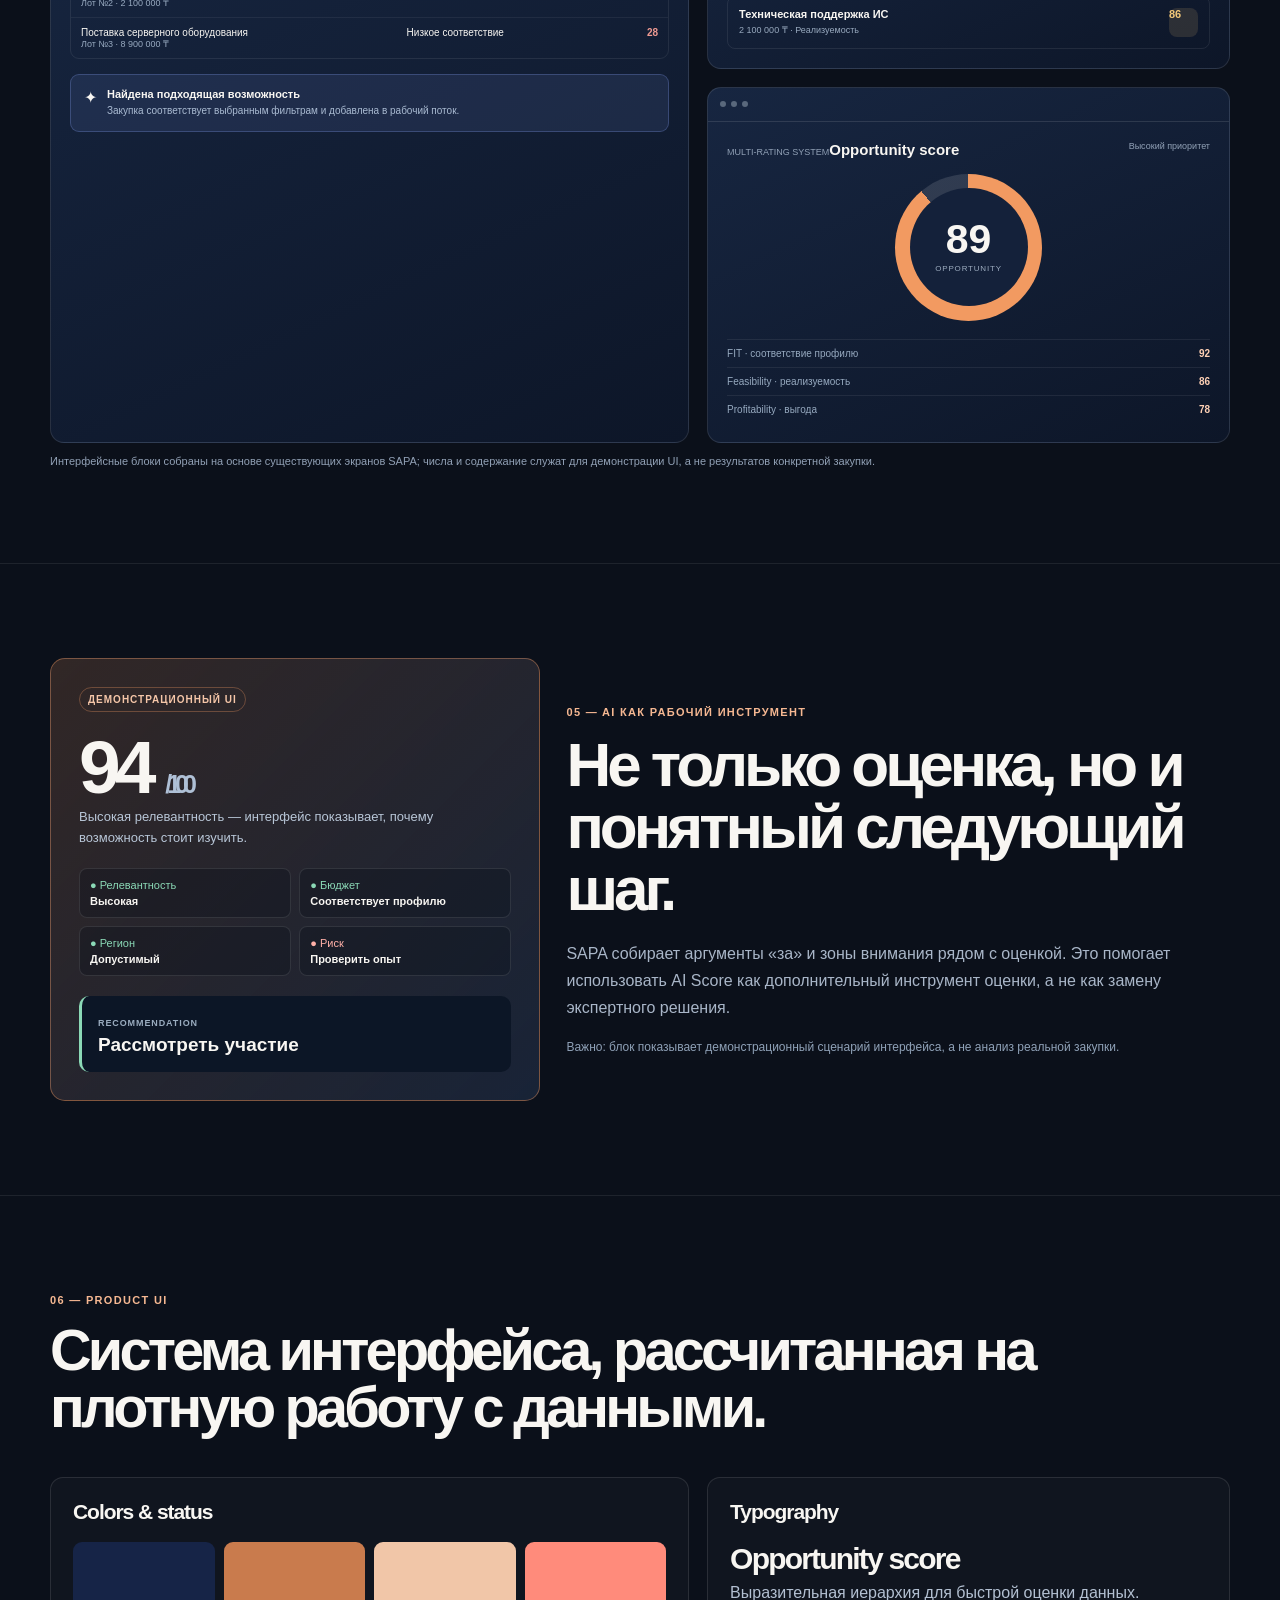
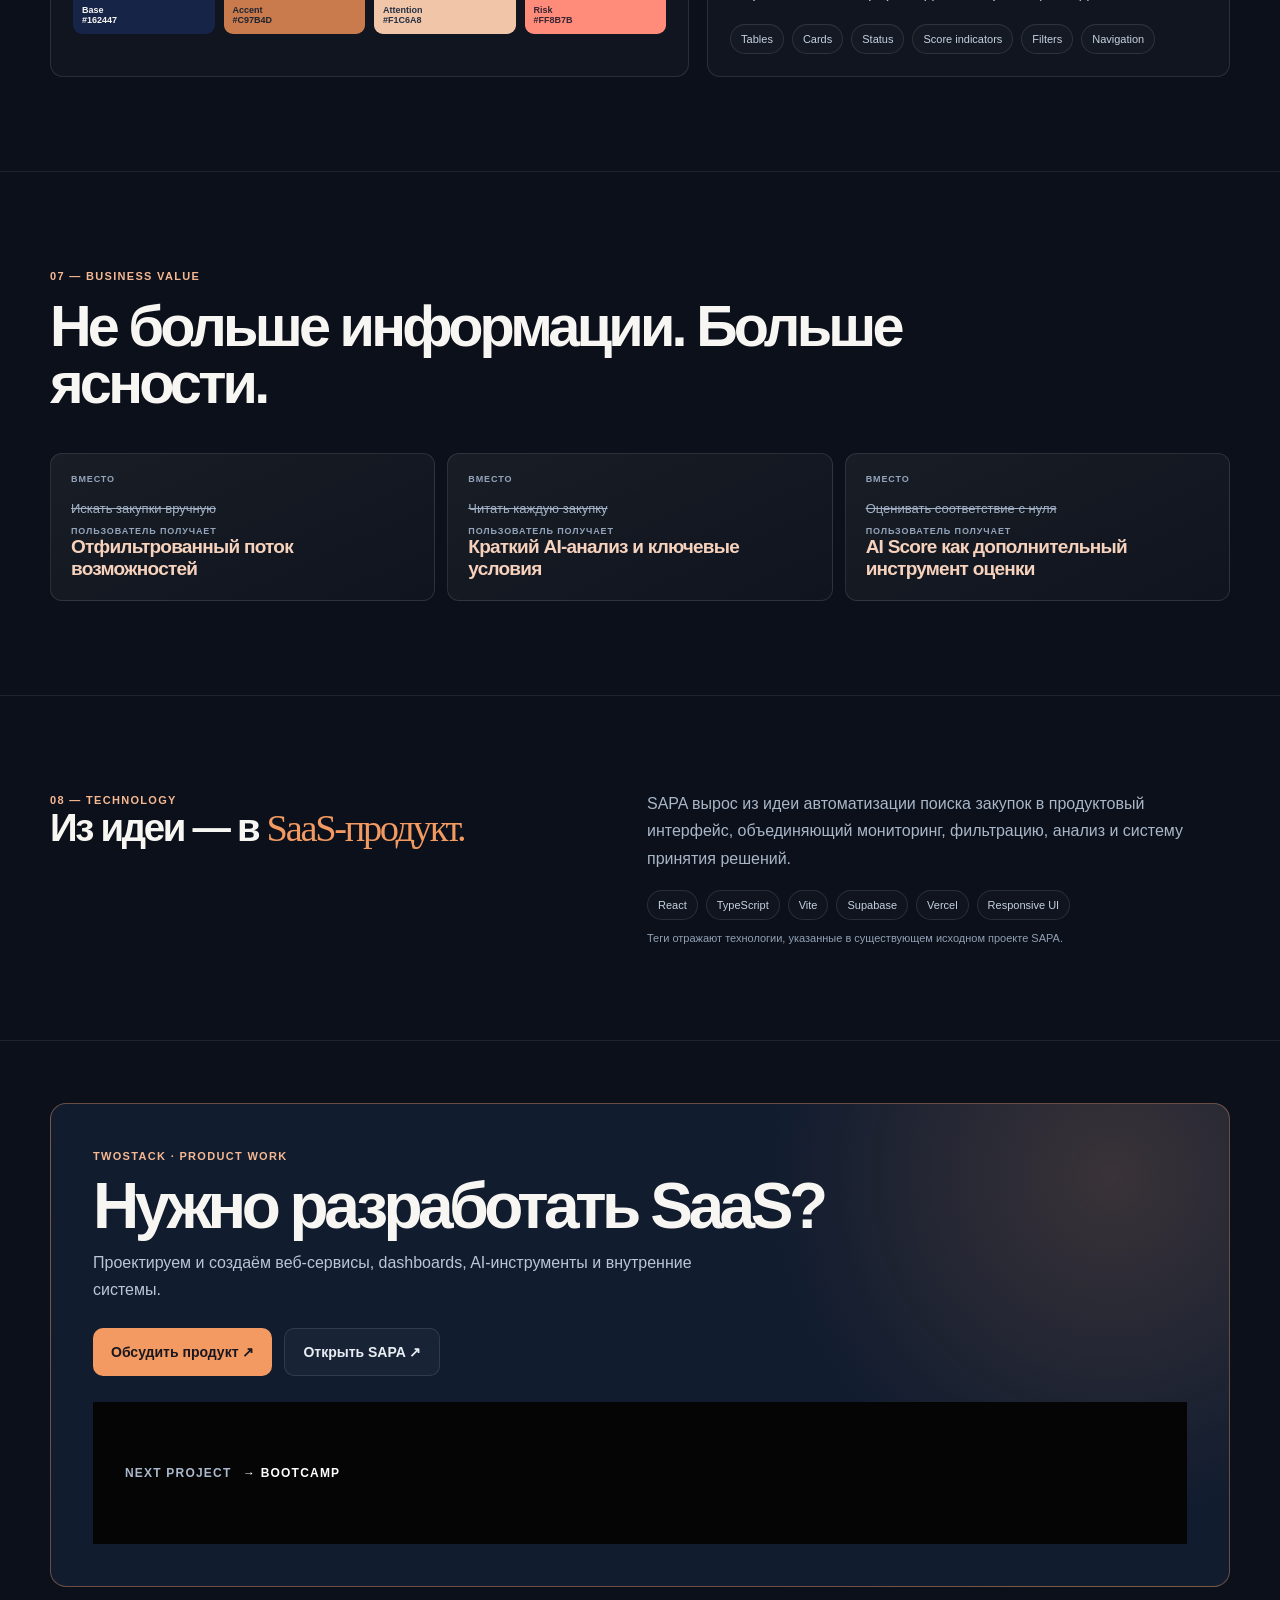
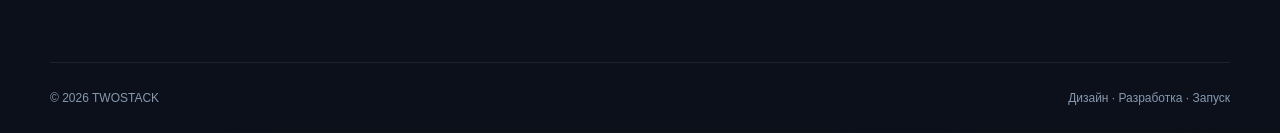
<file: work/ai-tender-scout/index.html>
<!doctype html>
<html lang="ru">
<head>
  <meta charset="utf-8">
  <meta name="viewport" content="width=device-width, initial-scale=1">
  <meta name="description" content="SAPA — SaaS-сервис мониторинга и интеллектуального анализа государственных закупок Казахстана. Кейс TWOSTACK.">
  <title>SAPA — SaaS / AI / Procurement · TWOSTACK</title>
  <link rel="icon" href="/favicon.svg">
  <link rel="stylesheet" href="/_next/static/chunks/30msg3-hnfnqd.css">
  <style>
    :root{--sapa-bg:#101929;--sapa-panel:#16233a;--sapa-panel-2:#1a2b46;--sapa-ink:#f8f6f2;--sapa-muted:#a9b6c8;--sapa-border:rgba(255,255,255,.11);--sapa-accent:#f29a61;--sapa-accent-soft:rgba(242,154,97,.14);--sapa-blue:#8ba7ff;--sapa-good:#8bd9b6;--sapa-warn:#f2c879;--sapa-danger:#ee8c83}
    *{box-sizing:border-box} html{scroll-behavior:smooth} body{margin:0;background:#0b101a;color:var(--sapa-ink);font-family:Inter,Arial,sans-serif;overflow-x:hidden} a{color:inherit;text-decoration:none}
    .sapa-case{background:radial-gradient(circle at 84% 4%,rgba(242,154,97,.15),transparent 27%),radial-gradient(circle at 8% 16%,rgba(123,151,255,.12),transparent 29%),#0b101a;min-height:100vh}
    .case-wrap{width:min(1180px,calc(100% - 40px));margin:0 auto}.sapa-nav{position:sticky;top:0;z-index:10;background:rgba(11,16,26,.82);backdrop-filter:blur(16px);border-bottom:1px solid rgba(255,255,255,.07)}
    .sapa-nav-inner{height:72px;display:flex;align-items:center;justify-content:space-between;gap:24px}.twostack{font-weight:800;letter-spacing:-.04em;font-size:18px;display:flex;align-items:center;gap:10px}.twostack i{width:27px;height:27px;border:2px solid var(--sapa-accent);display:inline-block;transform:rotate(45deg);border-radius:4px}.nav-links{display:flex;gap:22px;color:#c7d0dd;font-size:13px}.nav-links a:hover{color:#fff}.nav-cta{border:1px solid var(--sapa-border);padding:10px 14px;border-radius:10px;font-weight:700;font-size:13px;background:rgba(255,255,255,.03)}
    .hero{padding:88px 0 74px;display:grid;grid-template-columns:.9fr 1.1fr;gap:58px;align-items:center}.eyebrow,.case-kicker{display:inline-flex;align-items:center;gap:8px;color:#f6b892;font-size:11px;letter-spacing:.12em;font-weight:800;text-transform:uppercase}.eyebrow:before{content:"";width:7px;height:7px;border-radius:50%;background:var(--sapa-accent);box-shadow:0 0 20px var(--sapa-accent)}
    h1,h2,h3,p{margin:0}.hero h1{font-size:clamp(60px,8vw,108px);line-height:.88;letter-spacing:-.075em;margin:22px 0}.hero h1 span{display:block;color:#aebbd0;font-size:clamp(20px,2.2vw,31px);letter-spacing:-.04em;line-height:1.05;margin-top:20px;font-weight:600}.lead{font-size:18px;line-height:1.65;color:var(--sapa-muted);max-width:570px}
    .meta-grid{display:grid;grid-template-columns:repeat(2,1fr);gap:12px;margin:32px 0}.meta-card{padding:13px 14px;border-left:1px solid var(--sapa-accent);background:rgba(255,255,255,.035)}.meta-card small{color:#8090a6;text-transform:uppercase;letter-spacing:.1em;font-size:9px;font-weight:800;display:block;margin-bottom:5px}.meta-card b{font-size:13px;line-height:1.35;display:block}.buttons{display:flex;gap:12px;flex-wrap:wrap}.primary,.secondary{display:inline-flex;align-items:center;justify-content:center;min-height:48px;padding:0 18px;border-radius:10px;font-weight:800;font-size:14px;transition:.2s}.primary{background:var(--sapa-accent);color:#1a1620}.primary:hover{transform:translateY(-2px);box-shadow:0 15px 35px rgba(242,154,97,.25)}.secondary{border:1px solid var(--sapa-border);color:#e9eef5;background:rgba(255,255,255,.03)}
    .product-frame{border:1px solid rgba(255,255,255,.14);border-radius:18px;overflow:hidden;background:linear-gradient(145deg,#192a47,#0c1423 70%);box-shadow:0 34px 90px rgba(0,0,0,.45)}.frame-bar{height:43px;padding:0 15px;display:flex;align-items:center;justify-content:space-between;border-bottom:1px solid rgba(255,255,255,.09);font-size:10px;color:#a8b4c5}.dots{display:flex;gap:6px}.dots i{width:7px;height:7px;border-radius:50%;background:#536176}.live{color:var(--sapa-good);font-weight:800;letter-spacing:.08em}.dashboard{display:grid;grid-template-columns:155px 1fr;min-height:435px}.side{padding:18px 12px;border-right:1px solid rgba(255,255,255,.08);background:rgba(0,0,0,.13)}.sapa-logo{font-weight:900;font-size:17px;letter-spacing:-.06em;padding:0 8px 22px}.side a{display:block;padding:10px 8px;margin:3px 0;border-radius:7px;color:#97a7be;font-size:11px}.side a.active{background:var(--sapa-accent-soft);color:#ffd7bf;font-weight:800}.dash-content{padding:23px}.dash-top{display:flex;justify-content:space-between;align-items:start;gap:10px}.dash-top small{font-size:9px;letter-spacing:.13em;color:#8798b0}.dash-top h3{font-size:21px;margin-top:5px}.scan{color:#f5bd9f;background:var(--sapa-accent-soft);font-size:10px;padding:8px 10px;border-radius:99px;white-space:nowrap}.stats{display:grid;grid-template-columns:repeat(4,1fr);gap:8px;margin:18px 0}.stat{padding:12px;border:1px solid rgba(255,255,255,.08);border-radius:9px;background:rgba(255,255,255,.025)}.stat span,.stat small{display:block;color:#9aaac0;font-size:9px}.stat b{font-size:24px;display:block;margin:6px 0}.stat.orange b{color:#f4a979}.tender-list{border:1px solid rgba(255,255,255,.09);border-radius:10px;overflow:hidden}.table-head,.tender-row{display:grid;grid-template-columns:1.8fr .65fr .34fr;align-items:center;gap:9px;padding:11px 13px}.table-head{font-size:9px;letter-spacing:.1em;color:#9aaac0;background:rgba(255,255,255,.03)}.tender-row{border-top:1px solid rgba(255,255,255,.06);font-size:11px}.tender-row small{display:block;color:#93a4b8;margin-top:3px}.pill-score{justify-self:end;width:29px;height:29px;display:grid;place-items:center;border-radius:8px;font-weight:900;background:rgba(139,217,182,.12);color:var(--sapa-good);font-size:10px}.pill-score.warn{background:rgba(242,200,121,.13);color:var(--sapa-warn)}.product-note{font-size:11px;color:#91a0b5;margin-top:10px;line-height:1.5}
    .section{padding:94px 0;border-top:1px solid rgba(255,255,255,.08)}.section-head{display:block!important;position:static!important;width:100%!important;max-width:1020px!important;margin:0 0 42px!important;text-align:left!important}.section-head .case-kicker{display:inline-flex!important;margin:0!important;text-align:left!important}.section-head h2{display:block!important;width:100%!important;max-width:1020px!important;margin:14px 0!important;text-align:left!important;font-size:clamp(38px,4.5vw,60px)!important;line-height:.98!important;letter-spacing:-.065em!important}.showcase-heading{max-width:880px!important;font-size:clamp(40px,5.1vw,64px)!important;line-height:.94!important}.section-head p{display:block!important;max-width:720px!important;margin:0!important;text-align:left!important;line-height:1.7;color:var(--sapa-muted);font-size:16px}.problem-grid{display:grid;grid-template-columns:.78fr 1.22fr;gap:40px;align-items:start}.problem-copy{font-size:18px;line-height:1.72;color:#c2cede}.process-chain{display:grid;grid-template-columns:repeat(5,1fr);gap:8px}.chain-item{min-height:138px;padding:15px;background:linear-gradient(155deg,rgba(255,255,255,.06),rgba(255,255,255,.02));border:1px solid var(--sapa-border);border-radius:11px;display:flex;flex-direction:column;justify-content:space-between;color:#dce5f0;font-size:13px;font-weight:700}.chain-item span{color:var(--sapa-accent);font-size:12px}.chain-item:last-child{border-color:rgba(242,154,97,.55);background:var(--sapa-accent-soft)}.sapa-reduction{margin-top:18px;padding:18px;border-left:2px solid var(--sapa-accent);background:rgba(242,154,97,.08);font-size:18px;font-weight:700}
    .solution-grid{display:grid;grid-template-columns:repeat(3,1fr);gap:12px}.solution{min-height:210px;border:1px solid var(--sapa-border);border-radius:13px;padding:20px;background:rgba(255,255,255,.026);position:relative}.solution .num{font-size:11px;color:var(--sapa-accent);font-weight:900;letter-spacing:.13em}.solution h3{font-size:23px;letter-spacing:-.05em;margin:34px 0 8px}.solution p{font-size:13px;line-height:1.65;color:var(--sapa-muted)}.workflow{display:flex;align-items:center;gap:0;overflow:auto;padding:10px 0 4px}.workflow-step{min-width:151px;min-height:130px;padding:18px;border:1px solid var(--sapa-border);background:#111d30;position:relative}.workflow-step:not(:last-child):after{content:"→";position:absolute;right:-19px;top:47px;color:var(--sapa-accent);font-size:24px;z-index:1}.workflow-step small{font-size:9px;color:#8fa0b5;letter-spacing:.1em;display:block}.workflow-step b{display:block;font-size:15px;margin-top:11px}
    .showcase-grid{display:grid;grid-template-columns:1.1fr .9fr;gap:18px}.ui-shot{border:1px solid var(--sapa-border);border-radius:14px;overflow:hidden;background:linear-gradient(155deg,#172641,#0d1628)}.ui-shot.large{grid-row:span 2}.shot-bar{height:34px;display:flex;gap:5px;align-items:center;padding:0 12px;border-bottom:1px solid var(--sapa-border)}.shot-bar i{width:6px;height:6px;border-radius:50%;background:#59687c}.shot-content{padding:19px}.shot-title{display:flex;justify-content:space-between;align-items:start;margin-bottom:15px}.shot-title b{font-size:15px}.shot-title small{font-size:9px;color:#91a1b6}.mini-table{border:1px solid rgba(255,255,255,.08);border-radius:9px;overflow:hidden}.mini-row{display:grid;grid-template-columns:1.5fr .7fr .45fr;gap:8px;padding:9px 10px;border-bottom:1px solid rgba(255,255,255,.06);font-size:10px}.mini-row:last-child{border:0}.mini-row em{font-style:normal;color:#98aac0;font-size:9px}.mini-row strong{color:#a6e0c2;text-align:right}.lot-card{display:flex;justify-content:space-between;gap:12px;border:1px solid rgba(255,255,255,.08);padding:11px;border-radius:8px;margin-top:8px}.lot-card b{font-size:11px;display:block}.lot-card small{display:block;font-size:9px;color:#98a9be;margin-top:5px}.score-ring{width:147px;height:147px;border-radius:50%;display:grid;place-items:center;background:conic-gradient(var(--sapa-accent) 0 320deg,rgba(255,255,255,.12) 320deg);margin:13px auto 18px}.score-ring>div{width:118px;height:118px;border-radius:50%;display:grid;place-items:center;align-content:center;background:#14213a}.score-ring b{font-size:41px;line-height:.9}.score-ring span{font-size:8px;color:#9cacbf;letter-spacing:.1em;margin-top:6px}.rating{display:flex;align-items:center;justify-content:space-between;padding:8px 0;border-top:1px solid rgba(255,255,255,.07);font-size:10px}.rating span{color:#96a9bf}.rating b{color:#ffd1b5}.alert-demo{display:flex;gap:10px;align-items:flex-start;padding:13px;background:rgba(139,167,255,.1);border:1px solid rgba(139,167,255,.25);border-radius:9px}.alert-demo strong{font-size:11px;display:block;margin-bottom:4px}.alert-demo p{font-size:10px;color:#aabbd2;line-height:1.45}
    .analysis-grid{display:grid;grid-template-columns:.85fr 1.15fr;gap:26px;align-items:center}.score-panel{border:1px solid rgba(242,154,97,.42);border-radius:15px;padding:28px;background:linear-gradient(135deg,rgba(242,154,97,.17),rgba(29,42,65,.75))}.demo-label{display:inline-block;font-size:10px;color:#f5c6a8;letter-spacing:.1em;font-weight:800;border:1px solid rgba(242,154,97,.32);padding:6px 8px;border-radius:99px}.score-94{font-size:75px;font-weight:900;letter-spacing:-.08em;line-height:.9;margin:22px 0 4px}.score-94 span{font-size:25px;color:#afc0d6}.score-panel>p{color:#b8c6d7;font-size:13px;line-height:1.65}.signal-list{display:grid;grid-template-columns:1fr 1fr;gap:8px;margin:20px 0}.signal{padding:10px;border:1px solid rgba(255,255,255,.1);border-radius:8px;background:rgba(9,14,24,.3);font-size:11px}.signal b{display:block;margin-top:4px}.good{color:var(--sapa-good)}.risk{color:#ffb0a8}.recommend{padding:16px;background:#0c1626;border-radius:10px;border-left:3px solid var(--sapa-good)}.recommend small{color:#9aacbf;font-weight:800;letter-spacing:.1em;font-size:9px}.recommend b{font-size:19px;display:block;margin-top:4px}.analysis-copy p{font-size:16px;color:var(--sapa-muted);line-height:1.7}.disclaimer{color:#8fa1b7!important;font-size:12px!important;margin-top:16px}
    .design-grid{display:grid;grid-template-columns:1.1fr .9fr;gap:18px}.design-card{border:1px solid var(--sapa-border);border-radius:13px;padding:22px;background:rgba(255,255,255,.025)}.design-card h3{font-size:21px;letter-spacing:-.05em;margin-bottom:18px}.swatches{display:grid;grid-template-columns:repeat(4,1fr);gap:9px}.swatch{height:92px;border-radius:9px;padding:9px;display:flex;align-items:flex-end;font-size:9px;font-weight:800}.swatch:nth-child(1){background:#162447}.swatch:nth-child(2){background:#c97b4d;color:#1e2330}.swatch:nth-child(3){background:#f1c6a8;color:#263044}.swatch:nth-child(4){background:#ff8b7b;color:#382532}.type-samples b{display:block;font-size:30px;letter-spacing:-.06em}.type-samples span{display:block;margin:8px 0 22px;color:#b3c0d2}.chips{display:flex;flex-wrap:wrap;gap:8px}.chips span{font-size:11px;padding:8px 10px;border:1px solid var(--sapa-border);border-radius:99px;color:#c6d1e0;background:rgba(255,255,255,.02)}.business-grid{display:grid;grid-template-columns:repeat(3,1fr);gap:12px}.value-card{padding:20px;border-radius:12px;background:linear-gradient(155deg,rgba(255,255,255,.055),rgba(255,255,255,.018));border:1px solid var(--sapa-border)}.value-card small{display:block;color:#94a5bb;font-weight:800;text-transform:uppercase;letter-spacing:.1em;font-size:9px}.value-card .from{color:#a2b2c6;font-size:13px;text-decoration:line-through;margin:17px 0 10px}.value-card .to{font-size:19px;font-weight:800;letter-spacing:-.04em;color:#f6d2bd}.tech-result{display:grid;grid-template-columns:1fr 1fr;gap:14px;align-items:start}.result-statement{font-size:clamp(29px,3vw,47px);line-height:1.05;letter-spacing:-.06em}.result-statement em{font-style:normal;color:var(--sapa-accent)}.final-cta{padding:62px 0 75px;border-top:1px solid rgba(255,255,255,.08)}.cta-box{padding:42px;border:1px solid rgba(242,154,97,.4);border-radius:16px;background:radial-gradient(circle at 90% 15%,rgba(242,154,97,.18),transparent 30%),#111c2f}.cta-box h2{font-size:clamp(38px,5vw,64px);letter-spacing:-.07em;line-height:.95;margin:12px 0}.cta-box p{font-size:16px;color:#b8c6d8;max-width:640px;line-height:1.7;margin-bottom:25px}.next-project{margin-top:26px;display:block;color:#aab9cc;font-size:12px;font-weight:800;letter-spacing:.1em}.next-project b{color:#fff;margin-left:7px}.footer{border-top:1px solid rgba(255,255,255,.08);padding:28px 0;color:#8698af;font-size:12px;display:flex;justify-content:space-between;gap:20px}
    @media(max-width:900px){.hero,.problem-grid,.analysis-grid,.design-grid,.tech-result{grid-template-columns:1fr}.solution-grid{grid-template-columns:1fr 1fr}.showcase-grid{grid-template-columns:1fr}.ui-shot.large{grid-row:auto}.stats{grid-template-columns:1fr 1fr}.dashboard{grid-template-columns:1fr}.side{display:none}.product-frame{max-width:650px}.process-chain{grid-template-columns:repeat(3,1fr)}.chain-item{min-height:104px}.nav-links{display:none}}
    @media(max-width:600px){.case-wrap{width:min(100% - 28px,1180px)}.hero{padding:55px 0}.meta-grid{grid-template-columns:1fr}.section{padding:65px 0}.solution-grid,.business-grid{grid-template-columns:1fr}.process-chain{grid-template-columns:1fr 1fr}.chain-item{min-height:100px}.stats{gap:6px}.dash-content{padding:15px}.tender-row{grid-template-columns:1.6fr .6fr .35fr}.sapa-nav-inner{height:62px}.nav-cta{font-size:11px;padding:8px 10px}.frame-bar{font-size:9px}.cta-box{padding:28px 21px}.signal-list{grid-template-columns:1fr}.swatches{grid-template-columns:1fr 1fr}.footer{flex-direction:column}.table-head{display:none}}
  </style>
</head>
<body>
<div class="sapa-case">
  <header class="sapa-nav">
    <div class="case-wrap sapa-nav-inner">
      <a class="twostack" href="/" aria-label="TWOSTACK — главная"><i></i>TWOSTACK</a>
      <nav class="nav-links" aria-label="Основная навигация"><a href="/work/">Работы</a><a href="/services/">Услуги</a><a href="/about/">О нас</a><a href="/contact/">Контакты</a></nav>
      <a class="nav-cta" href="https://t.me/artem_twostack" target="_blank" rel="noreferrer">Обсудить проект ↗</a>
    </div>
  </header>

  <main>
    <section class="hero case-wrap">
      <div>
        <span class="eyebrow">SAPA · SaaS / AI / Procurement</span>
        <h1>SAPA<span>AI Procurement Intelligence</span></h1>
        <p class="lead">Мониторинг, фильтрация и интеллектуальный анализ государственных закупок в одном интерфейсе.</p>
        <div class="meta-grid">
          <div class="meta-card"><small>Тип</small><b>SaaS / AI / Procurement</b></div>
          <div class="meta-card"><small>Работа</small><b>Product Design · UI/UX · Frontend · Backend · AI</b></div>
          <div class="meta-card"><small>Год</small><b>2026</b></div>
          <div class="meta-card"><small>Статус</small><b>In Development</b></div>
        </div>
        <div class="buttons"><a class="primary" href="https://tender-sayt.vercel.app/" target="_blank" rel="noreferrer">Открыть проект ↗</a><a class="secondary" href="#workflow">Как это работает ↓</a></div>
      </div>
      <div>
        <div class="product-frame" aria-label="Демонстрационный экран существующего интерфейса SAPA">
          <div class="frame-bar"><span class="dots"><i></i><i></i><i></i></span><b>SAPA</b><span class="live">● LIVE</span></div>
          <div class="dashboard">
            <aside class="side"><div class="sapa-logo">SAPA</div><a class="active">Обзор</a><a>Закупки</a><a>Фильтры</a><a>Избранное</a><a>Уведомления</a></aside>
            <div class="dash-content">
              <div class="dash-top"><div><small>ОБЗОР МОНИТОРИНГА</small><h3>Рабочая панель</h3></div><span class="scan">◉ Сканирование активно</span></div>
              <div class="stats"><div class="stat"><span>Найдено сегодня</span><b>184</b><small>+26</small></div><div class="stat"><span>Прошли фильтры</span><b>37</b><small>20.1%</small></div><div class="stat"><span>Проанализировано</span><b>92</b><small>лота</small></div><div class="stat orange"><span>Возможности</span><b>14</b><small>high priority</small></div></div>
              <div class="tender-list"><div class="table-head"><span>ПОСЛЕДНИЕ ВОЗМОЖНОСТИ</span><span>РЕГИОН</span><span>ОЦЕНКА</span></div><div class="tender-row"><span>Разработка интернет-портала<small>Новая закупка</small></span><span>СКО</span><b class="pill-score">94</b></div><div class="tender-row"><span>Модернизация ИС<small>Новая закупка</small></span><span>Астана</span><b class="pill-score">87</b></div><div class="tender-row"><span>Техническое сопровождение<small>Новая закупка</small></span><span>Алматы</span><b class="pill-score warn">76</b></div></div>
            </div>
          </div>
        </div>
        <p class="product-note">Экран использует существующие состояния интерфейса SAPA. Все показатели в кейсе демонстрационные.</p>
      </div>
    </section>

    <section class="section"><div class="case-wrap"><div class="section-head"><span class="case-kicker">01 — Проблема</span><h2>Когда закупок много, ручной поиск перестаёт работать.</h2></div><div class="problem-grid"><p class="problem-copy">Работа с государственными закупками требует постоянного мониторинга большого количества новых объявлений. Пользователю приходится самостоятельно искать подходящие закупки, анализировать требования, бюджет, сроки и потенциальные риски.</p><div><div class="process-chain"><div class="chain-item"><span>01</span>Сотни закупок</div><div class="chain-item"><span>02</span>Ручной поиск</div><div class="chain-item"><span>03</span>Анализ документов</div><div class="chain-item"><span>04</span>Оценка рисков</div><div class="chain-item"><span>05</span>Решение об участии</div></div><div class="sapa-reduction">SAPA сокращает этот процесс до единого рабочего пространства.</div></div></div></section>

    <section class="section"><div class="case-wrap"><div class="section-head"><span class="case-kicker">02 — Решение</span><h2>Один продукт вместо разрозненных шагов.</h2><p>Функции SAPA собраны вокруг одного вопроса: стоит ли тратить время на эту возможность.</p></div><div class="solution-grid"><article class="solution"><span class="num">01 — SEARCH</span><h3>Search</h3><p>Автоматический мониторинг новых закупок и отдельных лотов по расписанию.</p></article><article class="solution"><span class="num">02 — FILTERS</span><h3>Smart Filters</h3><p>Ключевые слова, бюджет, регион, способ закупки, статус и дедлайн.</p></article><article class="solution"><span class="num">03 — ANALYSIS</span><h3>AI Analysis</h3><p>Отдельный анализ лота, описания, требований и доступной документации.</p></article><article class="solution"><span class="num">04 — SCORE</span><h3>AI Score</h3><p>Несколько независимых оценок: соответствие, реализуемость, сложность и выгода.</p></article><article class="solution"><span class="num">05 — RISKS</span><h3>Risks</h3><p>Выделение требований к лицензиям, опыту, ресурсам и важных условий.</p></article><article class="solution"><span class="num">06 — ALERTS</span><h3>Alerts</h3><p>Фоновая проверка и уведомления о подходящих возможностях.</p></article></div></div></section>

    <section class="section" id="workflow"><div class="case-wrap"><div class="section-head"><span class="case-kicker">03 — Product workflow</span><h2>Как работает SAPA</h2><p>Логика продукта выстроена как последовательность: каждый шаг добавляет контекст для следующего решения.</p></div><div class="workflow"><div class="workflow-step"><small>01</small><b>Мониторинг</b></div><div class="workflow-step"><small>02</small><b>Фильтрация</b></div><div class="workflow-step"><small>03</small><b>AI-анализ</b></div><div class="workflow-step"><small>04</small><b>Score</b></div><div class="workflow-step"><small>05</small><b>Рекомендация</b></div><div class="workflow-step"><small>06</small><b>Уведомление</b></div></div></div></section>

    <section class="section" id="product"><div class="case-wrap"><div class="section-head"><span class="case-kicker">04 — Рабочее пространство</span><h2 class="showcase-heading">Интерфейс: от данных<br>к действию.</h2><p>Показаны существующие состояния продукта: мониторинг, лоты, оценки и уведомления.</p></div><div class="showcase-grid"><article class="ui-shot large"><div class="shot-bar"><i></i><i></i><i></i></div><div class="shot-content"><div class="shot-title"><div><small>ЗАКУПКИ</small><b>Поток возможностей</b></div><small>37 прошли фильтры</small></div><div class="mini-table"><div class="mini-row"><span>Разработка веб-портала<br><em>Лот №1 · 4 500 000 ₸</em></span><span>Высокий Opportunity</span><strong>94</strong></div><div class="mini-row"><span>Техническая поддержка ИС<br><em>Лот №2 · 2 100 000 ₸</em></span><span>Хорошая реализуемость</span><strong>86</strong></div><div class="mini-row"><span>Поставка серверного оборудования<br><em>Лот №3 · 8 900 000 ₸</em></span><span>Низкое соответствие</span><strong style="color:#ef9a92">28</strong></div></div><div class="alert-demo" style="margin-top:15px"><div>✦</div><div><strong>Найдена подходящая возможность</strong><p>Закупка соответствует выбранным фильтрам и добавлена в рабочий поток.</p></div></div></div></article><article class="ui-shot"><div class="shot-bar"><i></i><i></i><i></i></div><div class="shot-content"><div class="shot-title"><div><small>ЗАКУПКА №17384521</small><b>Анализ лотов</b></div><small>3 лота</small></div><div class="lot-card"><div><b>Разработка веб-портала</b><small>4 500 000 ₸ · Высокий Opportunity</small></div><b class="pill-score">94</b></div><div class="lot-card"><div><b>Техническая поддержка ИС</b><small>2 100 000 ₸ · Реализуемость</small></div><b class="pill-score warn">86</b></div></div></article><article class="ui-shot"><div class="shot-bar"><i></i><i></i><i></i></div><div class="shot-content"><div class="shot-title"><div><small>MULTI-RATING SYSTEM</small><b>Opportunity score</b></div><small>Высокий приоритет</small></div><div class="score-ring"><div><b>89</b><span>OPPORTUNITY</span></div></div><div class="rating"><span>FIT · соответствие профилю</span><b>92</b></div><div class="rating"><span>Feasibility · реализуемость</span><b>86</b></div><div class="rating"><span>Profitability · выгода</span><b>78</b></div></div></article></div><p class="product-note">Интерфейсные блоки собраны на основе существующих экранов SAPA; числа и содержание служат для демонстрации UI, а не результатов конкретной закупки.</p></div></section>

    <section class="section"><div class="case-wrap analysis-grid"><div class="score-panel"><span class="demo-label">ДЕМОНСТРАЦИОННЫЙ UI</span><div class="score-94">94 <span>/ 100</span></div><p>Высокая релевантность — интерфейс показывает, почему возможность стоит изучить.</p><div class="signal-list"><div class="signal"><span class="good">● Релевантность</span><b>Высокая</b></div><div class="signal"><span class="good">● Бюджет</span><b>Соответствует профилю</b></div><div class="signal"><span class="good">● Регион</span><b>Допустимый</b></div><div class="signal"><span class="risk">● Риск</span><b>Проверить опыт</b></div></div><div class="recommend"><small>RECOMMENDATION</small><b>Рассмотреть участие</b></div></div><div class="analysis-copy"><span class="case-kicker">05 — AI как рабочий инструмент</span><h2 style="font-size:clamp(37px,5vw,62px);letter-spacing:-.065em;line-height:1;margin:14px 0 20px">Не только оценка, но и понятный следующий шаг.</h2><p>SAPA собирает аргументы «за» и зоны внимания рядом с оценкой. Это помогает использовать AI Score как дополнительный инструмент оценки, а не как замену экспертного решения.</p><p class="disclaimer">Важно: блок показывает демонстрационный сценарий интерфейса, а не анализ реальной закупки.</p></div></div></section>

    <section class="section"><div class="case-wrap"><div class="section-head"><span class="case-kicker">06 — Product UI</span><h2>Система интерфейса, рассчитанная на плотную работу с данными.</h2></div><div class="design-grid"><article class="design-card"><h3>Colors & status</h3><div class="swatches"><div class="swatch">Base<br>#162447</div><div class="swatch">Accent<br>#C97B4D</div><div class="swatch">Attention<br>#F1C6A8</div><div class="swatch">Risk<br>#FF8B7B</div></div></article><article class="design-card"><h3>Typography</h3><div class="type-samples"><b>Opportunity score</b><span>Выразительная иерархия для быстрой оценки данных.</span></div><div class="chips"><span>Tables</span><span>Cards</span><span>Status</span><span>Score indicators</span><span>Filters</span><span>Navigation</span></div></article></div></div></section>

    <section class="section"><div class="case-wrap"><div class="section-head"><span class="case-kicker">07 — Business value</span><h2>Не больше информации. Больше ясности.</h2></div><div class="business-grid"><article class="value-card"><small>Вместо</small><p class="from">Искать закупки вручную</p><small>Пользователь получает</small><p class="to">Отфильтрованный поток возможностей</p></article><article class="value-card"><small>Вместо</small><p class="from">Читать каждую закупку</p><small>Пользователь получает</small><p class="to">Краткий AI-анализ и ключевые условия</p></article><article class="value-card"><small>Вместо</small><p class="from">Оценивать соответствие с нуля</p><small>Пользователь получает</small><p class="to">AI Score как дополнительный инструмент оценки</p></article></div></div></section>

    <section class="section"><div class="case-wrap tech-result"><div><span class="case-kicker">08 — Technology</span><h2 class="result-statement">Из идеи — в <em>SaaS-продукт.</em></h2></div><div><p style="color:var(--sapa-muted);line-height:1.7;margin-bottom:18px">SAPA вырос из идеи автоматизации поиска закупок в продуктовый интерфейс, объединяющий мониторинг, фильтрацию, анализ и систему принятия решений.</p><div class="chips"><span>React</span><span>TypeScript</span><span>Vite</span><span>Supabase</span><span>Vercel</span><span>Responsive UI</span></div><p class="product-note">Теги отражают технологии, указанные в существующем исходном проекте SAPA.</p></div></div></section>

    <section class="final-cta"><div class="case-wrap"><div class="cta-box"><span class="case-kicker">TWOSTACK · PRODUCT WORK</span><h2>Нужно разработать SaaS?</h2><p>Проектируем и создаём веб-сервисы, dashboards, AI-инструменты и внутренние системы.</p><div class="buttons"><a class="primary" href="https://t.me/artem_twostack" target="_blank" rel="noreferrer">Обсудить продукт ↗</a><a class="secondary" href="https://tender-sayt.vercel.app/" target="_blank" rel="noreferrer">Открыть SAPA ↗</a></div><a class="next-project" href="/work/bootcamp/">NEXT PROJECT <b>→ BOOTCAMP</b></a></div></div></section>
  </main>
  <footer class="case-wrap footer"><span>© 2026 TWOSTACK</span><span>Дизайн · Разработка · Запуск</span></footer>
</div>
</body>
</html>
</file>
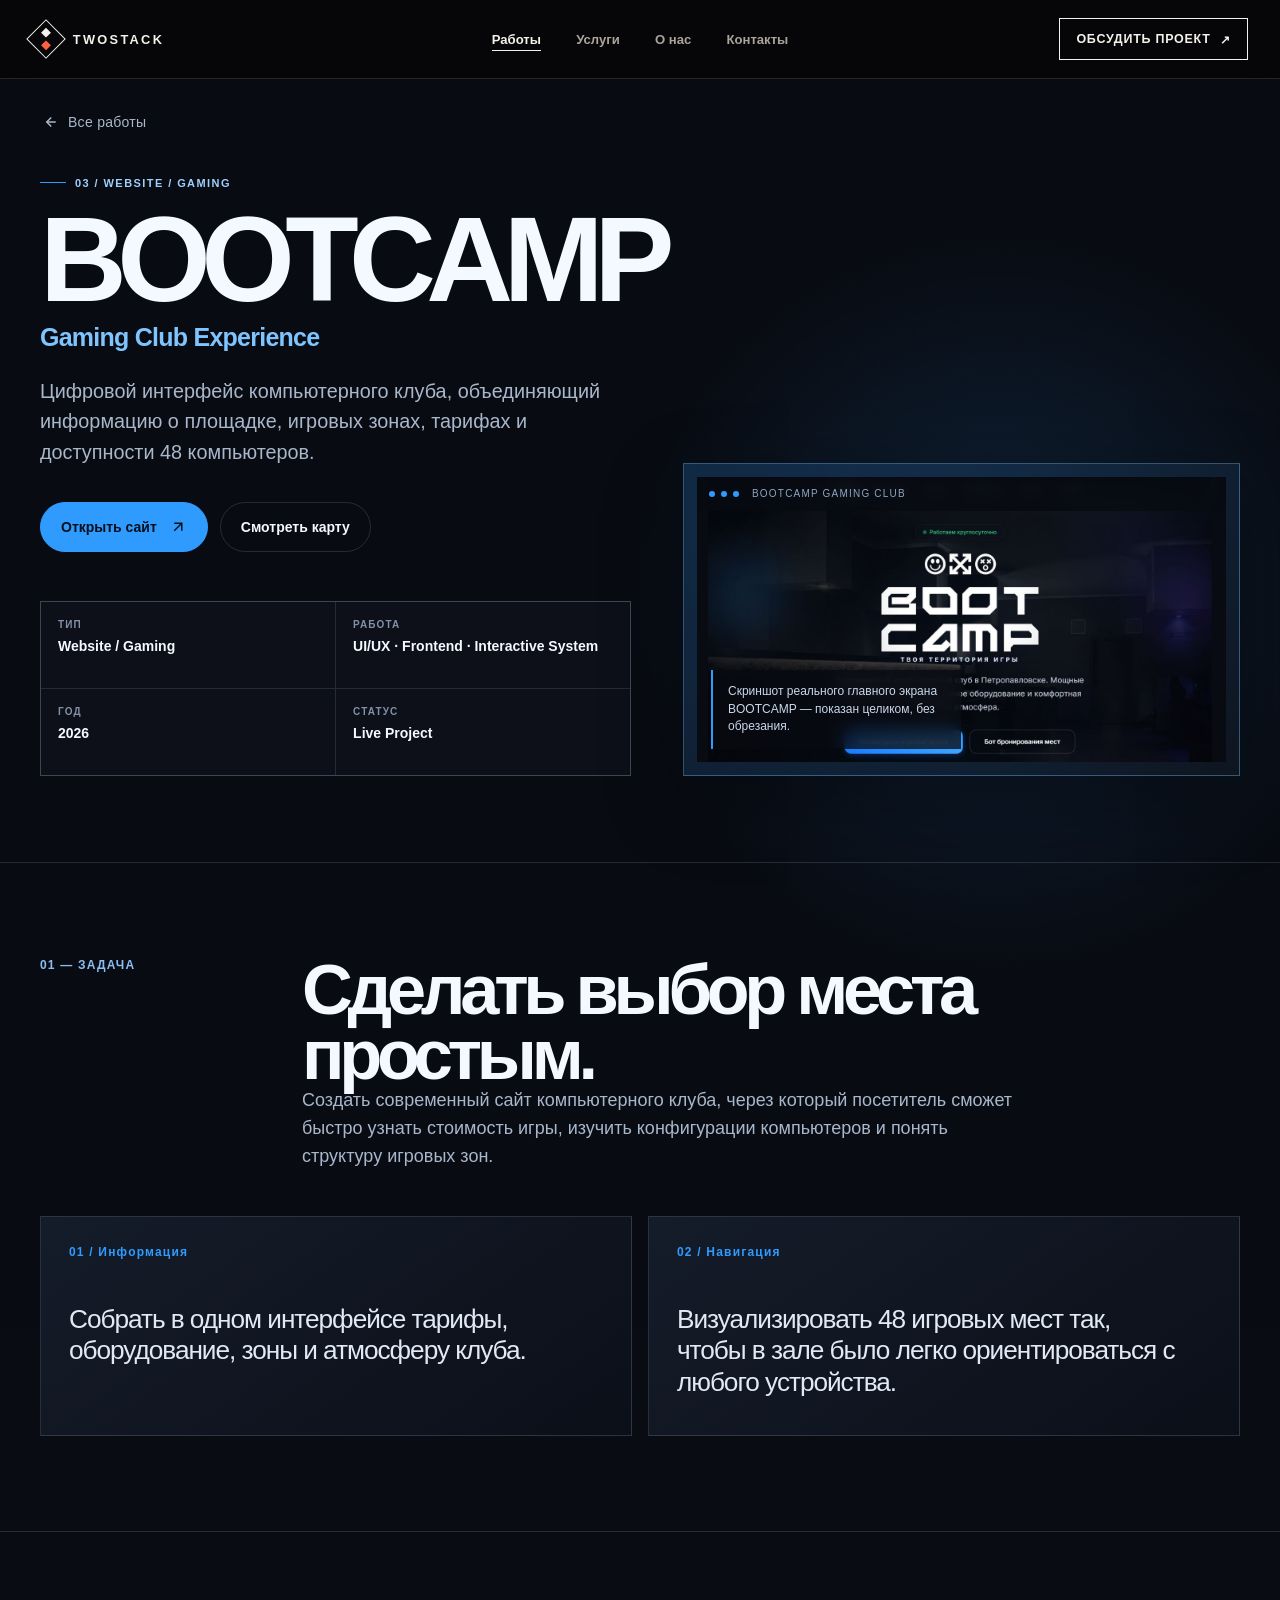
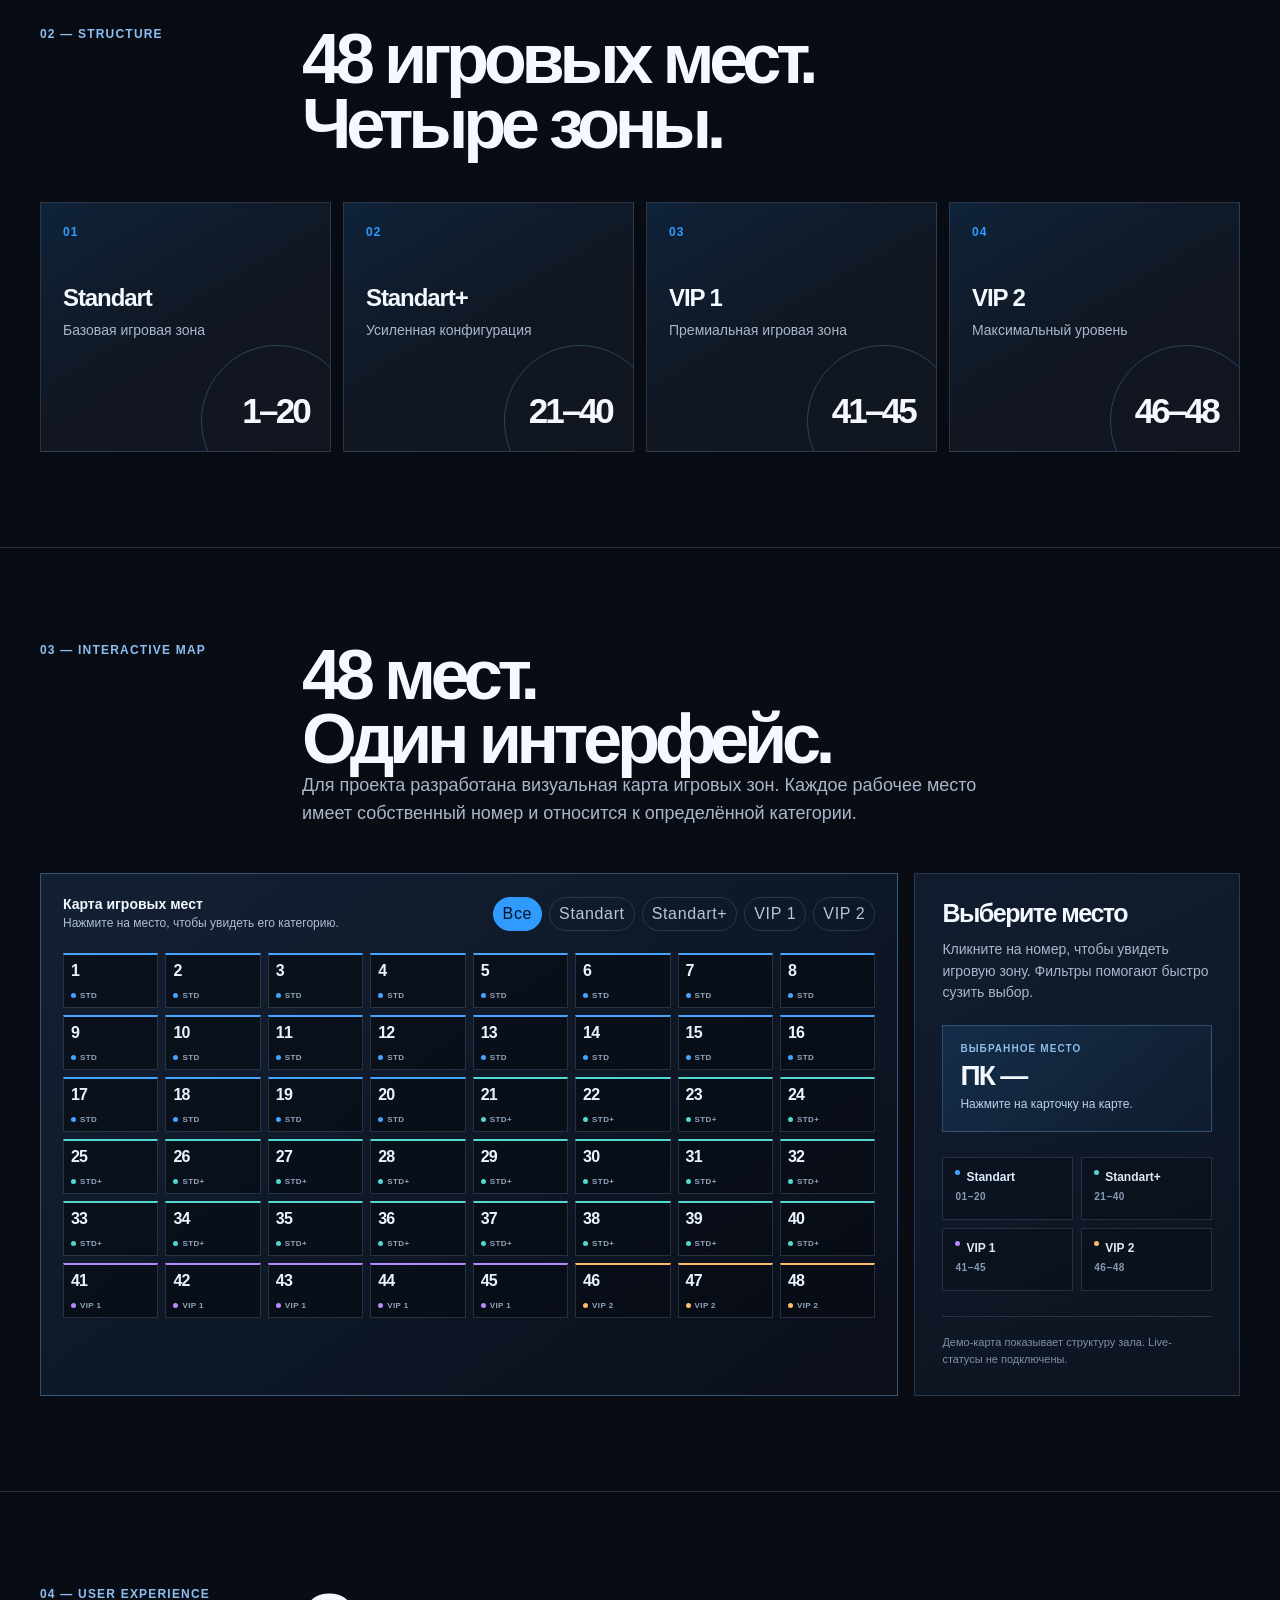
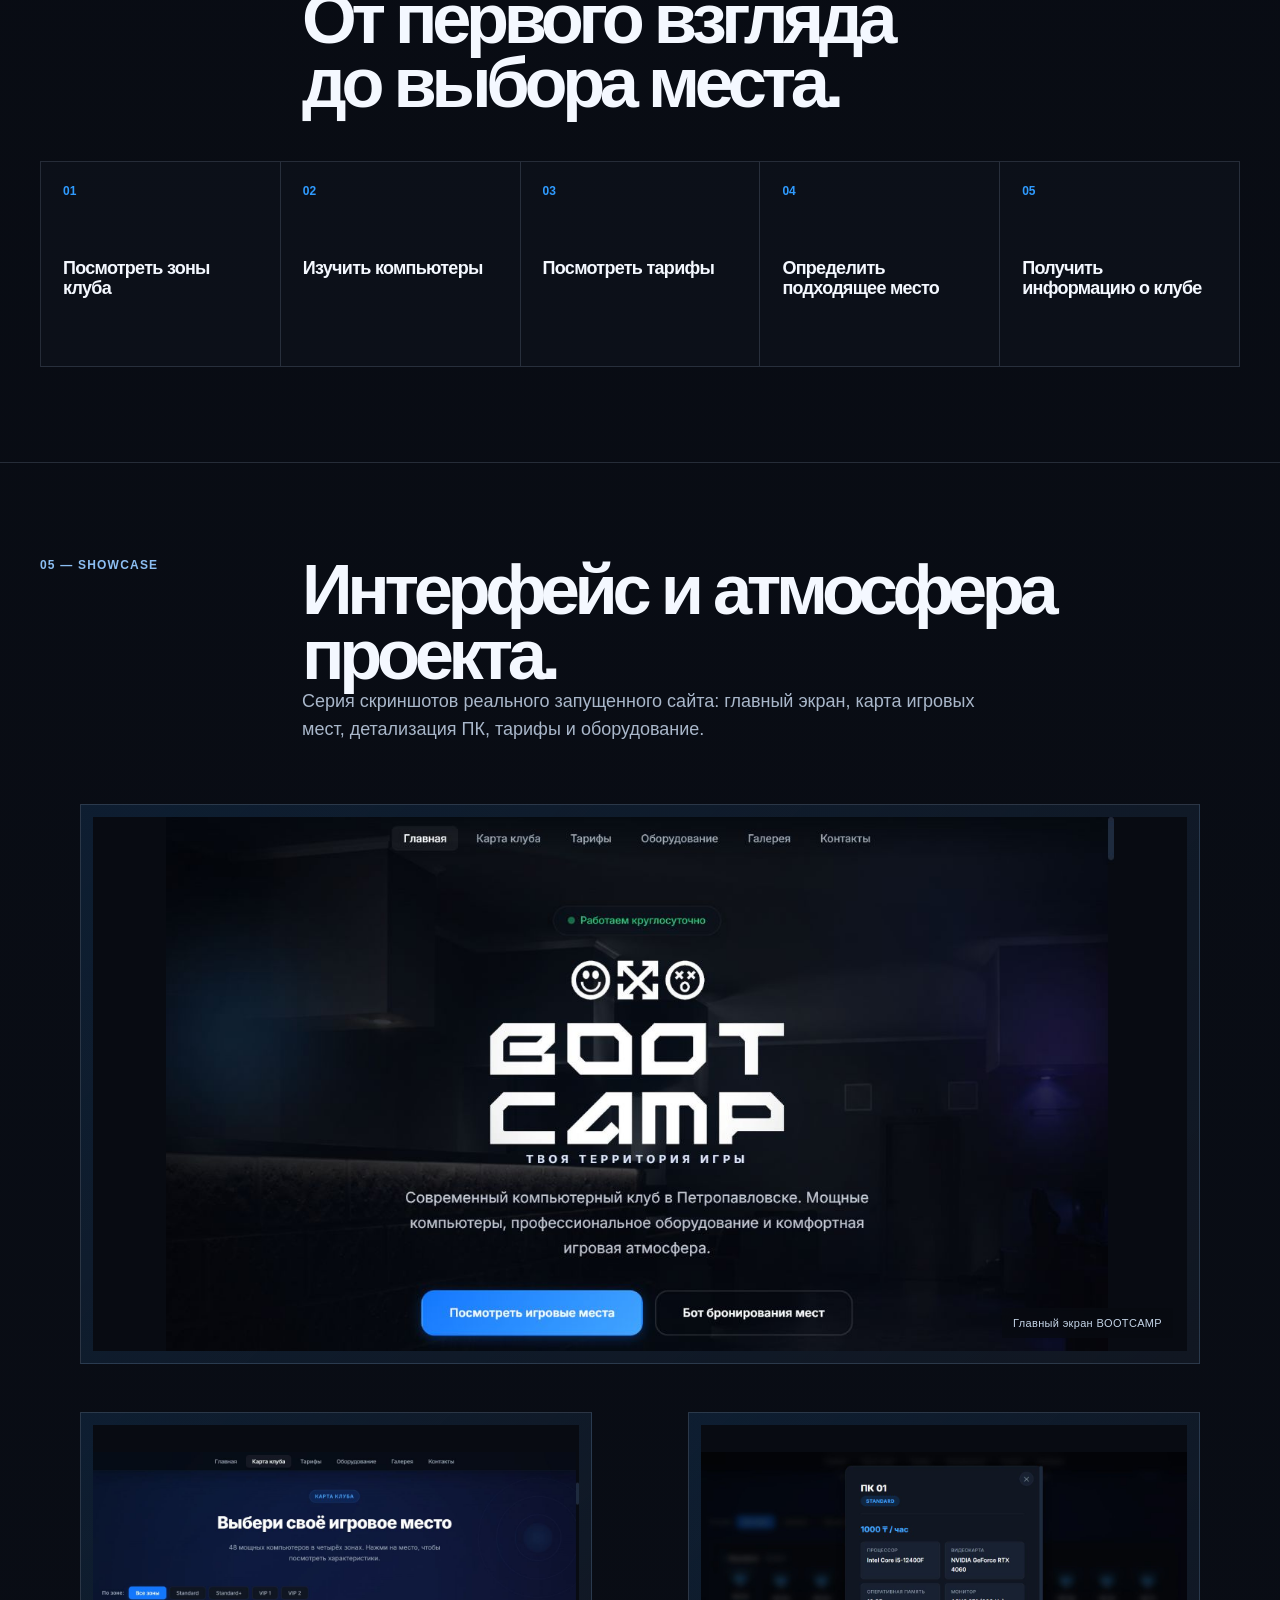
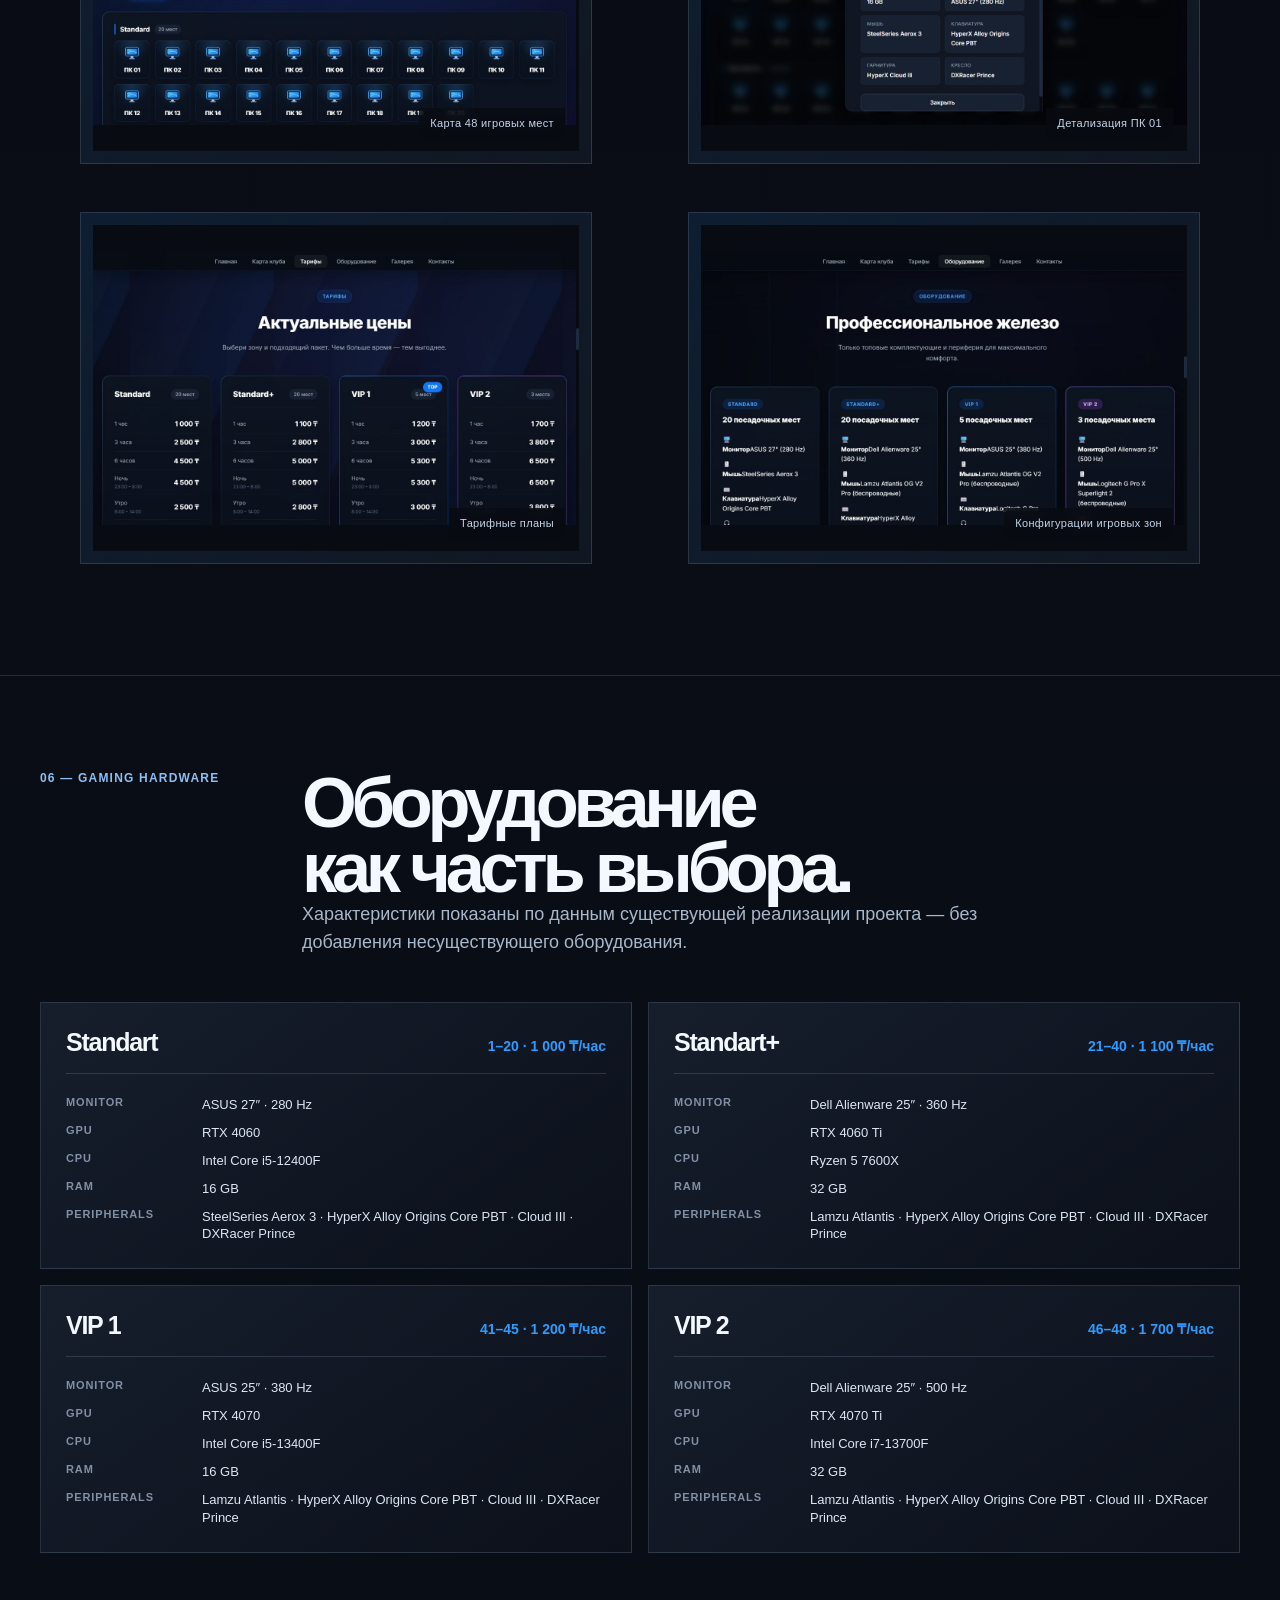
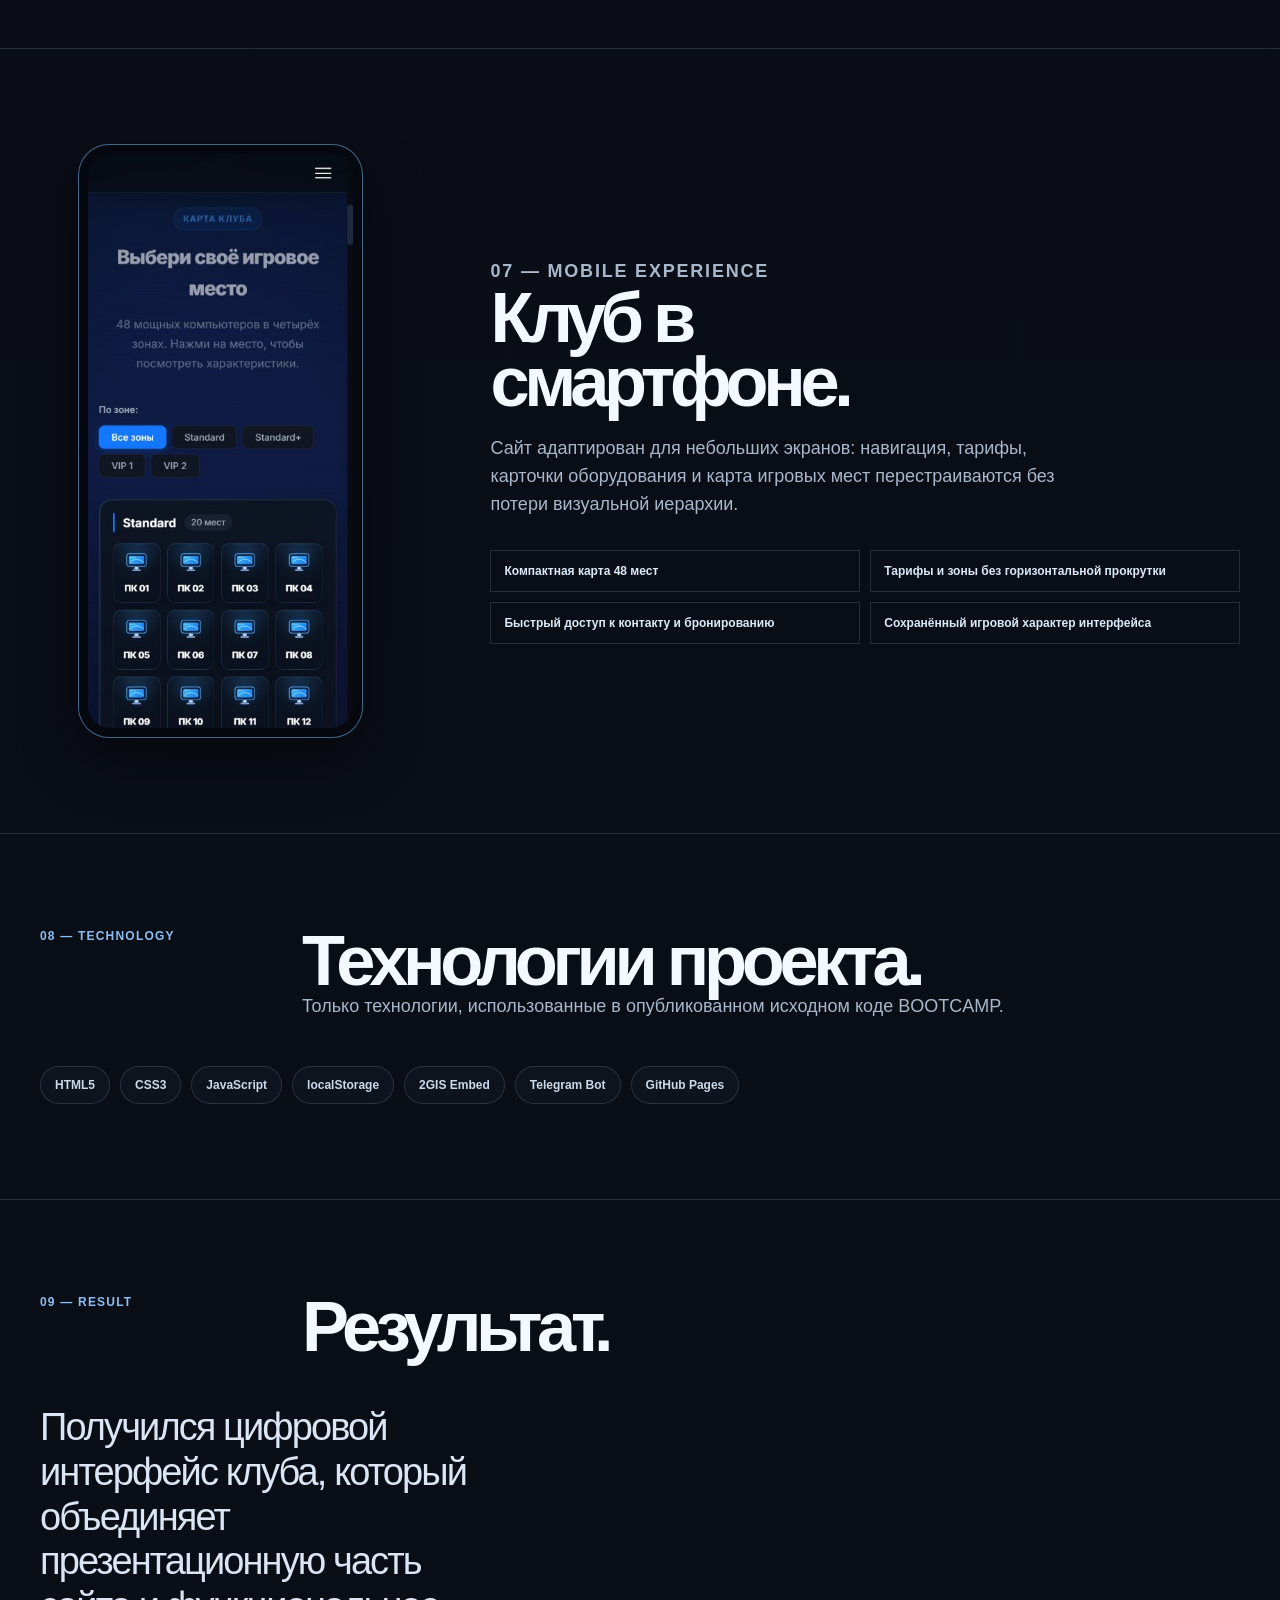
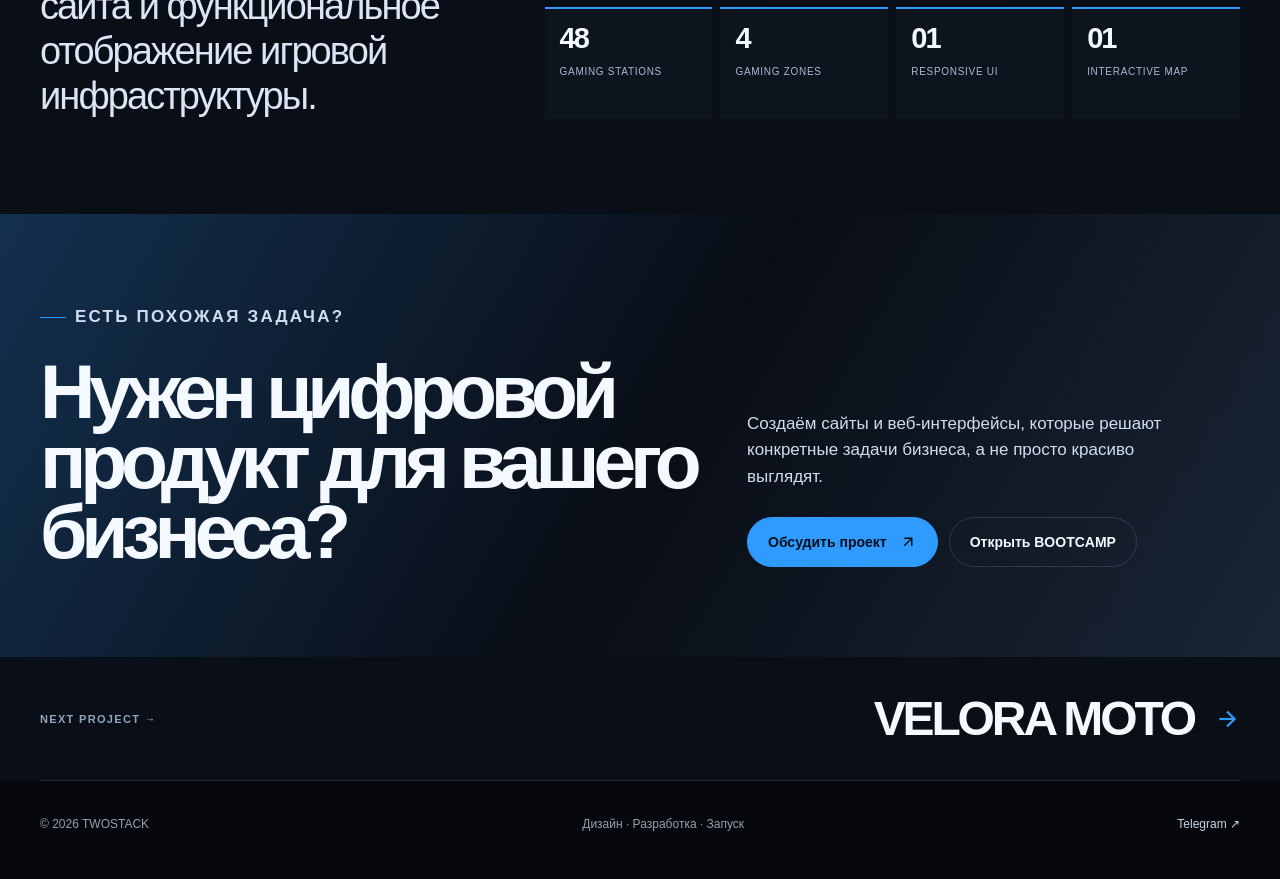
<file: work/bootcamp/index.html>
<!doctype html>
<html lang="ru">
<head>
  <meta charset="utf-8">
  <meta name="viewport" content="width=device-width, initial-scale=1">
  <title>BOOTCAMP — Gaming Club Experience | TWOSTACK</title>
  <meta name="description" content="BOOTCAMP — цифровой интерфейс компьютерного клуба с интерактивной картой 48 игровых мест. Кейс TWOSTACK.">
  <meta property="og:title" content="BOOTCAMP — Gaming Club Experience">
  <meta property="og:description" content="Кейс цифрового интерфейса компьютерного клуба с картой 48 игровых мест.">
  <link rel="icon" href="/favicon.svg">
  <link rel="stylesheet" href="/_next/static/chunks/30msg3-hnfnqd.css">
  <style>
    :root{--bc-blue:#2f9bff;--bc-light:#7ec5ff;--bc-bg:#080b12;--bc-panel:#111722;--bc-line:rgba(188,211,239,.16);--bc-text:#f4f8ff;--bc-muted:#a9b7ca;--bc-green:#24c875}
    .bc-case{overflow:hidden;background:radial-gradient(circle at 78% 6%,rgba(47,155,255,.16),transparent 23rem),linear-gradient(180deg,#080b12 0%,#0a0e17 100%);color:var(--bc-text);font-family:inherit}
    .bc-case *{box-sizing:border-box}
    .bc-case a{text-decoration:none}
    .bc-wrap{width:min(1200px,calc(100% - 48px));margin:0 auto}
    .bc-back{display:inline-flex;align-items:center;gap:10px;margin:34px 0 0;color:var(--bc-muted);font-size:14px;letter-spacing:.02em;transition:color .2s ease}
    .bc-back:hover{color:var(--bc-text)}
    .bc-back svg,.bc-button svg{width:18px;height:18px;flex:none}
    .bc-hero{padding:34px 0 86px}
    .bc-kicker{display:inline-flex;align-items:center;gap:9px;margin:0 0 20px;color:#9fcfff;font-size:11px;font-weight:800;letter-spacing:.13em;text-transform:uppercase}
    .bc-kicker::before{content:"";width:26px;height:1px;background:var(--bc-blue)}
    .bc-hero-grid{display:grid;grid-template-columns:minmax(0,1.03fr) minmax(420px,.97fr);gap:52px;align-items:end}
    .bc-hero h1,.bc-case h2,.bc-case h3,.bc-case p{margin-top:0}
    .bc-hero h1{max-width:750px;margin-bottom:13px;font-size:clamp(58px,9.4vw,132px);line-height:.84;letter-spacing:-.08em;font-weight:800}
    .bc-subtitle{margin:0 0 24px;color:var(--bc-light);font-size:clamp(18px,2vw,25px);font-weight:700;letter-spacing:-.03em}
    .bc-lead{max-width:590px;margin:0;color:var(--bc-muted);font-size:clamp(16px,1.55vw,20px);line-height:1.55}
    .bc-actions{display:flex;flex-wrap:wrap;gap:12px;margin-top:34px}
    .bc-button{display:inline-flex;align-items:center;justify-content:center;gap:12px;padding:15px 20px;border:1px solid var(--bc-blue);border-radius:999px;background:var(--bc-blue);color:#06101c;font-size:14px;font-weight:800;transition:transform .2s ease,background .2s ease}
    .bc-button:hover{transform:translateY(-2px);background:#67b9ff}
    .bc-button.ghost{background:transparent;color:var(--bc-text);border-color:var(--bc-line)}
    .bc-button.ghost:hover{background:rgba(255,255,255,.05)}
    .bc-hero-meta{display:grid;grid-template-columns:repeat(2,1fr);gap:1px;margin-top:49px;border:1px solid var(--bc-line);background:var(--bc-line)}
    .bc-hero-meta div{min-height:86px;padding:17px;background:rgba(10,14,23,.9)}
    .bc-hero-meta span{display:block;margin-bottom:7px;color:#8291a7;font-size:10px;font-weight:700;letter-spacing:.11em;text-transform:uppercase}
    .bc-hero-meta strong{font-size:14px;font-weight:700;line-height:1.25}
    .bc-hero-visual{position:relative;min-height:0;aspect-ratio:16/9;padding:13px;border:1px solid rgba(126,197,255,.34);background:linear-gradient(140deg,rgba(47,155,255,.2),rgba(17,23,34,.72));box-shadow:0 24px 70px rgba(0,0,0,.35)}
    .bc-browser{position:absolute;z-index:1;top:13px;left:13px;right:13px;display:flex;align-items:center;gap:6px;height:34px;padding:0 12px;background:rgba(8,11,18,.82);backdrop-filter:blur(8px);font-size:10px;color:#8ca5c2;letter-spacing:.12em;text-transform:uppercase}
    .bc-browser i{width:6px;height:6px;border-radius:50%;background:var(--bc-blue)}
    .bc-browser span{margin-left:7px}
    .bc-hero-visual img,.bc-media img{display:block;width:100%;height:100%;object-fit:contain;background:#080b12}
    .bc-hero-caption{position:absolute;z-index:2;left:27px;bottom:27px;max-width:250px;padding:13px 15px;border-left:2px solid var(--bc-blue);background:rgba(8,11,18,.76);color:#cad8eb;font-size:12px;line-height:1.45;backdrop-filter:blur(9px)}
    .bc-section{padding:95px 0;border-top:1px solid var(--bc-line)}
    .bc-section-top{display:grid;grid-template-columns:220px minmax(0,1fr);gap:42px;align-items:start;margin-bottom:45px}
    .bc-index{margin:0;color:#8cbef2;font-size:12px;font-weight:800;letter-spacing:.1em}
    .bc-section h2{max-width:770px;margin:0;font-size:clamp(38px,5.5vw,76px);line-height:.92;letter-spacing:-.075em;font-weight:800;text-align:left}
    .bc-section-intro{max-width:720px;margin:19px 0 0;color:var(--bc-muted);font-size:18px;line-height:1.55}
    .bc-task-grid{display:grid;grid-template-columns:1fr 1fr;gap:16px}
    .bc-task-card{min-height:220px;padding:28px;border:1px solid var(--bc-line);background:linear-gradient(145deg,rgba(24,32,47,.82),rgba(12,16,26,.82))}
    .bc-task-card span,.bc-zone-number{display:block;margin-bottom:45px;color:var(--bc-blue);font-size:12px;font-weight:800;letter-spacing:.1em}
    .bc-task-card p{max-width:500px;margin:0;color:#e1e9f5;font-size:clamp(20px,2.05vw,29px);line-height:1.2;letter-spacing:-.04em}
    .bc-zones-grid{display:grid;grid-template-columns:repeat(4,1fr);gap:12px}
    .bc-zone-card{position:relative;min-height:250px;padding:22px;border:1px solid var(--bc-line);background:linear-gradient(150deg,rgba(47,155,255,.16),rgba(17,23,34,.92) 55%);overflow:hidden}
    .bc-zone-card::after{content:"";position:absolute;right:-23px;bottom:-46px;width:150px;height:150px;border:1px solid rgba(126,197,255,.25);border-radius:50%}
    .bc-zone-card h3{position:relative;z-index:1;margin:0 0 10px;font-size:24px;letter-spacing:-.045em}
    .bc-zone-card p{position:relative;z-index:1;margin:0;color:var(--bc-muted);font-size:14px}
    .bc-zone-card strong{position:absolute;z-index:1;right:21px;bottom:20px;color:#f3f8ff;font-size:35px;letter-spacing:-.08em}
    .bc-map-layout{display:grid;grid-template-columns:minmax(0,1.45fr) minmax(280px,.55fr);gap:16px;align-items:stretch}
    .bc-map-panel{padding:22px;border:1px solid rgba(126,197,255,.36);background:linear-gradient(145deg,rgba(20,34,55,.92),rgba(10,15,26,.98))}
    .bc-map-toolbar{display:flex;align-items:center;justify-content:space-between;gap:14px;margin-bottom:21px}
    .bc-map-toolbar p{margin:0;color:#aebdd0;font-size:12px;line-height:1.45}
    .bc-map-toolbar strong{display:block;margin-bottom:3px;color:var(--bc-text);font-size:14px}
    .bc-filters{display:flex;flex-wrap:wrap;gap:7px}
    .bc-filter{padding:7px 9px;border:1px solid var(--bc-line);border-radius:999px;background:transparent;color:#b7c6d8;cursor:pointer;font:700 10px/1 inherit;letter-spacing:.04em}
    .bc-filter.is-active,.bc-filter:hover{border-color:var(--bc-blue);background:var(--bc-blue);color:#07121d}
    .bc-stations{display:grid;grid-template-columns:repeat(8,1fr);gap:7px}
    .bc-station{display:flex;min-height:55px;flex-direction:column;justify-content:space-between;padding:7px;border:1px solid rgba(184,208,235,.18);background:rgba(5,10,17,.62);color:#eaf3ff;cursor:pointer;text-align:left;transition:transform .18s ease,border-color .18s ease,background .18s ease}
    .bc-station:hover,.bc-station:focus{outline:none;transform:translateY(-2px);border-color:var(--bc-blue);background:rgba(47,155,255,.15)}
    .bc-station span{font-size:16px;font-weight:800;letter-spacing:-.05em}
    .bc-station small{display:flex;align-items:center;gap:4px;color:#91a5bc;font-size:8px;font-weight:700;letter-spacing:.05em;text-transform:uppercase}
    .bc-station small::before{content:"";width:5px;height:5px;border-radius:50%;background:var(--bc-zone,var(--bc-green))}
    .bc-station[data-zone="standard"]{--bc-zone:#44a4ff;border-top:2px solid #44a4ff}.bc-station[data-zone="standardplus"]{--bc-zone:#53d7d1;border-top:2px solid #53d7d1}.bc-station[data-zone="vip1"]{--bc-zone:#b889ff;border-top:2px solid #b889ff}.bc-station[data-zone="vip2"]{--bc-zone:#ffbd67;border-top:2px solid #ffbd67}
    .bc-station.is-hidden{display:none}
    .bc-map-side{display:flex;flex-direction:column;justify-content:flex-start;gap:25px;padding:27px;border:1px solid var(--bc-line);background:linear-gradient(155deg,#111d2f,#0d1420)}
    .bc-map-side h3{margin:0 0 13px;font-size:25px;line-height:1;letter-spacing:-.06em}
    .bc-map-side p{margin:0;color:var(--bc-muted);font-size:14px;line-height:1.55}
    .bc-map-selection{margin-top:21px;padding:17px;border:1px solid rgba(126,197,255,.28);background:linear-gradient(135deg,rgba(47,155,255,.14),rgba(47,155,255,.035))}
    .bc-map-selection > span{display:block;margin-bottom:8px;color:#8ebce9;font-size:10px;font-weight:800;letter-spacing:.11em;text-transform:uppercase}
    .bc-map-selection strong{display:block;margin-bottom:5px;color:#f4f8ff;font-size:28px;line-height:1;letter-spacing:-.06em}
    .bc-map-selection p{color:#bdd0e5;font-size:12px}
    .bc-zone-legend{display:grid;grid-template-columns:repeat(2,1fr);gap:8px}
    .bc-zone-legend div{position:relative;min-height:63px;padding:12px;border:1px solid var(--bc-line);background:rgba(5,10,17,.36)}
    .bc-zone-legend div::before{content:"";position:absolute;left:12px;top:12px;width:5px;height:5px;border-radius:50%;background:var(--bc-zone)}
    .bc-zone-legend div[data-zone="standard"]{--bc-zone:#44a4ff}.bc-zone-legend div[data-zone="standardplus"]{--bc-zone:#53d7d1}.bc-zone-legend div[data-zone="vip1"]{--bc-zone:#b889ff}.bc-zone-legend div[data-zone="vip2"]{--bc-zone:#ffbd67}
    .bc-zone-legend span{display:block;margin-left:11px;color:#dceafa;font-size:12px;font-weight:700}
    .bc-zone-legend strong{display:block;margin-top:7px;color:#899bb1;font-size:10px;letter-spacing:.06em}
    .bc-map-note{padding-top:17px;border-top:1px solid var(--bc-line);color:#7e90a7!important;font-size:11px!important}
    .bc-journey{display:grid;grid-template-columns:repeat(5,1fr);border-top:1px solid var(--bc-line);border-left:1px solid var(--bc-line)}
    .bc-journey article{min-height:205px;padding:22px;border-right:1px solid var(--bc-line);border-bottom:1px solid var(--bc-line);background:rgba(17,23,34,.36)}
    .bc-journey span{display:block;margin-bottom:61px;color:var(--bc-blue);font-size:12px;font-weight:800}
    .bc-journey h3{margin:0;font-size:18px;line-height:1.1;letter-spacing:-.04em}
    .bc-showcase{display:grid;grid-template-columns:repeat(2,1fr);gap:16px}
    .bc-showcase .bc-media:first-child{grid-column:1/-1}
    .bc-media{position:relative;min-height:0;aspect-ratio:16/11;padding:12px;border:1px solid var(--bc-line);background:linear-gradient(135deg,rgba(47,155,255,.12),#111722)}
    .bc-media.wide{aspect-ratio:16/8}
    .bc-media figcaption{position:absolute;right:26px;bottom:25px;padding:9px 11px;background:rgba(8,11,18,.77);color:#c5d5e8;font-size:11px;letter-spacing:.03em;backdrop-filter:blur(8px)}
    .bc-hardware{display:grid;grid-template-columns:repeat(2,1fr);gap:16px}
    .bc-hardware-card{padding:25px;border:1px solid var(--bc-line);background:linear-gradient(145deg,rgba(24,32,47,.88),rgba(12,16,26,.88))}
    .bc-hardware-card header{display:flex;align-items:baseline;justify-content:space-between;gap:12px;margin-bottom:22px;padding-bottom:16px;border-bottom:1px solid var(--bc-line)}
    .bc-hardware-card h3{margin:0;font-size:25px;letter-spacing:-.05em}
    .bc-hardware-card strong{color:var(--bc-blue);font-size:14px}
    .bc-specs{display:grid;grid-template-columns:118px 1fr;gap:10px 18px;margin:0}
    .bc-specs dt{color:#8190a5;font-size:11px;font-weight:700;text-transform:uppercase;letter-spacing:.08em}
    .bc-specs dd{margin:0;color:#dde7f4;font-size:13px;line-height:1.38}
    .bc-mobile{display:grid;grid-template-columns:.65fr 1.35fr;gap:clamp(30px,7vw,100px);align-items:center}
    .bc-phone{width:min(285px,100%);margin:0 auto;padding:9px;border:1px solid rgba(126,197,255,.5);border-radius:31px;background:#05080e;box-shadow:0 20px 55px rgba(0,0,0,.4)}
    .bc-phone-screen{overflow:hidden;aspect-ratio:390/844;border-radius:22px;background:#0a0e17}
    .bc-phone img{width:100%;height:100%;object-fit:contain}
    .bc-mobile-copy h2{max-width:550px}
    .bc-mobile-copy p{max-width:600px;margin:20px 0 0;color:var(--bc-muted);font-size:18px;line-height:1.55}
    .bc-mobile-points{display:grid;grid-template-columns:repeat(2,1fr);gap:10px;margin-top:31px}
    .bc-mobile-points span{padding:13px;border:1px solid var(--bc-line);color:#dce9f8;font-size:12px;font-weight:700}
    .bc-tech{display:flex;flex-wrap:wrap;gap:10px}
    .bc-tech span{padding:11px 14px;border:1px solid var(--bc-line);border-radius:999px;background:rgba(17,23,34,.7);color:#cbd9e9;font-size:12px;font-weight:700}
    .bc-result-grid{display:grid;grid-template-columns:.78fr 1.22fr;gap:60px;align-items:end}
    .bc-result-grid p{margin:0;color:#dbe5f3;font-size:clamp(23px,3vw,38px);line-height:1.18;letter-spacing:-.05em}
    .bc-result-stats{display:grid;grid-template-columns:repeat(4,1fr);gap:8px}
    .bc-result-stats div{min-height:112px;padding:15px;border-top:2px solid var(--bc-blue);background:rgba(17,23,34,.7)}
    .bc-result-stats strong{display:block;margin-bottom:8px;font-size:29px;line-height:1;letter-spacing:-.07em}
    .bc-result-stats span{color:#a9bad0;font-size:10px;line-height:1.25;text-transform:uppercase;letter-spacing:.07em}
    .bc-final{padding:90px 0;background:linear-gradient(120deg,rgba(47,155,255,.24),rgba(7,11,19,.2) 52%,rgba(126,197,255,.13))}
    .bc-final-grid{display:grid;grid-template-columns:1.15fr .85fr;gap:40px;align-items:end}
    .bc-final h2{max-width:660px;margin:0;font-size:clamp(42px,6vw,82px);line-height:.91;letter-spacing:-.08em}
    .bc-final p{max-width:440px;margin:0 0 27px;color:#cfdeee;font-size:17px;line-height:1.55}
    .bc-final-buttons{display:flex;flex-wrap:wrap;gap:11px}
    .bc-next{display:flex;align-items:center;justify-content:space-between;gap:20px;padding:34px 0;border-bottom:1px solid var(--bc-line);color:var(--bc-text)}
    .bc-next span{color:#91a5bf;font-size:11px;font-weight:800;letter-spacing:.12em}
    .bc-next strong{margin-left:auto;font-size:clamp(25px,4vw,48px);letter-spacing:-.065em}
    .bc-next svg{width:26px;height:26px;color:var(--bc-blue)}
    .bc-next:hover strong{color:var(--bc-light)}
    .bc-footer{padding:36px 0 48px;background:#06080d;color:#93a0b1;font-size:12px}
    .bc-footer-row{display:flex;justify-content:space-between;gap:20px}
    .bc-footer a{color:#c4d5e7}
    @media(max-width:900px){
      .bc-hero-grid,.bc-map-layout,.bc-mobile,.bc-final-grid,.bc-result-grid{grid-template-columns:1fr}
      .bc-hero-visual{max-width:680px}
      .bc-section-top{grid-template-columns:1fr;gap:17px}
      .bc-journey{grid-template-columns:repeat(3,1fr)}
      .bc-result-grid{gap:31px}
    }
    @media(max-width:650px){
      .bc-wrap{width:min(100% - 32px,1200px)}
      .bc-hero{padding:25px 0 60px}
      .bc-hero h1{font-size:clamp(54px,17vw,82px)}
      .bc-hero-meta{grid-template-columns:1fr 1fr;margin-top:30px}
      .bc-hero-meta div{min-height:75px;padding:14px}
      .bc-section{padding:64px 0}
      .bc-task-grid,.bc-zones-grid,.bc-hardware{grid-template-columns:1fr}
      .bc-zone-card{min-height:160px}
      .bc-zone-card strong{font-size:30px}
      .bc-map-panel,.bc-map-side{padding:16px}
      .bc-map-toolbar{align-items:flex-start;flex-direction:column}
      .bc-stations{grid-template-columns:repeat(6,1fr);gap:5px}
      .bc-station{min-height:49px;padding:6px}
      .bc-station span{font-size:14px}
      .bc-showcase{grid-template-columns:1fr}
      .bc-showcase .bc-media:first-child{grid-column:auto}
      .bc-media,.bc-media.wide{aspect-ratio:4/3}
      .bc-journey{grid-template-columns:repeat(2,1fr)}
      .bc-journey article{min-height:150px}
      .bc-journey span{margin-bottom:40px}
      .bc-mobile-points{grid-template-columns:1fr}
      .bc-result-stats{grid-template-columns:repeat(2,1fr)}
      .bc-final{padding:66px 0}
      .bc-next{padding:26px 0;align-items:flex-end;flex-wrap:wrap}
      .bc-next strong{margin-left:0}
      .bc-footer-row{flex-direction:column}
    }
  </style>
</head>
<body>
  <div class="site-background" aria-hidden="true"><span class="background-orb orb-one"></span><span class="background-orb orb-two"></span><span class="background-grid"></span><span class="background-noise"></span></div>
  <a class="skip-link" href="#content">Перейти к содержимому</a>
  <header class="site-header">
    <div class="header-inner">
      <a class="brand" href="/" aria-label="TWOSTACK — главная"><span class="brand-mark" aria-hidden="true"><i></i><i></i></span><span>TWOSTACK</span></a>
      <nav class="desktop-nav" aria-label="Основная навигация"><a class="nav-link is-active" href="/work/" aria-current="page">Работы</a><a class="nav-link" href="/services/">Услуги</a><a class="nav-link" href="/about/">О нас</a><a class="nav-link" href="/contact/">Контакты</a></nav>
      <a class="header-cta" href="https://t.me/artem_twostack" target="_blank" rel="noreferrer">Обсудить проект <span aria-hidden="true">↗</span></a>
      <button class="menu-button" type="button" aria-label="Открыть меню" aria-expanded="false" aria-controls="mobile-menu">☰</button>
    </div>
    <nav id="mobile-menu" class="mobile-menu" aria-label="Мобильная навигация"><a class="is-active" href="/work/">Работы ↗</a><a href="/services/">Услуги ↗</a><a href="/about/">О нас ↗</a><a href="/contact/">Контакты ↗</a></nav>
  </header>

  <main id="content">
    <article class="bc-case">
      <div class="bc-wrap"><a class="bc-back" href="/work/"><svg viewBox="0 0 24 24" fill="none" stroke="currentColor" stroke-width="2"><path d="m15 18-6-6 6-6"/><path d="M9 12h12"/></svg>Все работы</a></div>
      <header class="bc-hero">
        <div class="bc-wrap bc-hero-grid">
          <div>
            <p class="bc-kicker">03 / Website / Gaming</p>
            <h1>BOOTCAMP</h1>
            <p class="bc-subtitle">Gaming Club Experience</p>
            <p class="bc-lead">Цифровой интерфейс компьютерного клуба, объединяющий информацию о площадке, игровых зонах, тарифах и доступности 48 компьютеров.</p>
            <div class="bc-actions">
              <a class="bc-button" href="https://kokoswi.github.io/Bootcamp-syti/" target="_blank" rel="noreferrer">Открыть сайт <svg viewBox="0 0 24 24" fill="none" stroke="currentColor" stroke-width="2"><path d="M7 17 17 7"/><path d="M7 7h10v10"/></svg></a>
              <a class="bc-button ghost" href="#map">Смотреть карту</a>
            </div>
            <div class="bc-hero-meta">
              <div><span>Тип</span><strong>Website / Gaming</strong></div>
              <div><span>Работа</span><strong>UI/UX · Frontend · Interactive System</strong></div>
              <div><span>Год</span><strong>2026</strong></div>
              <div><span>Статус</span><strong>Live Project</strong></div>
            </div>
          </div>
          <div class="bc-hero-visual">
            <div class="bc-browser"><i></i><i></i><i></i><span>bootcamp gaming club</span></div>
            <img src="/work/bootcamp/assets/bootcamp-hero.png" alt="Визуальный экран BOOTCAMP" loading="eager">
            <div class="bc-hero-caption">Скриншот реального главного экрана BOOTCAMP — показан целиком, без обрезания.</div>
          </div>
        </div>
      </header>

      <section class="bc-section">
        <div class="bc-wrap">
          <div class="bc-section-top">
            <p class="bc-index">01 — ЗАДАЧА</p>
            <div><h2>Сделать выбор места простым.</h2><p class="bc-section-intro">Создать современный сайт компьютерного клуба, через который посетитель сможет быстро узнать стоимость игры, изучить конфигурации компьютеров и понять структуру игровых зон.</p></div>
          </div>
          <div class="bc-task-grid">
            <article class="bc-task-card"><span>01 / Информация</span><p>Собрать в одном интерфейсе тарифы, оборудование, зоны и атмосферу клуба.</p></article>
            <article class="bc-task-card"><span>02 / Навигация</span><p>Визуализировать 48 игровых мест так, чтобы в зале было легко ориентироваться с любого устройства.</p></article>
          </div>
        </div>
      </section>

      <section class="bc-section">
        <div class="bc-wrap">
          <div class="bc-section-top">
            <p class="bc-index">02 — STRUCTURE</p>
            <div><h2>48 игровых мест.<br>Четыре зоны.</h2></div>
          </div>
          <div class="bc-zones-grid">
            <article class="bc-zone-card"><span class="bc-zone-number">01</span><h3>Standart</h3><p>Базовая игровая зона</p><strong>1–20</strong></article>
            <article class="bc-zone-card"><span class="bc-zone-number">02</span><h3>Standart+</h3><p>Усиленная конфигурация</p><strong>21–40</strong></article>
            <article class="bc-zone-card"><span class="bc-zone-number">03</span><h3>VIP 1</h3><p>Премиальная игровая зона</p><strong>41–45</strong></article>
            <article class="bc-zone-card"><span class="bc-zone-number">04</span><h3>VIP 2</h3><p>Максимальный уровень</p><strong>46–48</strong></article>
          </div>
        </div>
      </section>

      <section class="bc-section" id="map">
        <div class="bc-wrap">
          <div class="bc-section-top">
            <p class="bc-index">03 — INTERACTIVE MAP</p>
            <div><h2>48 мест.<br>Один интерфейс.</h2><p class="bc-section-intro">Для проекта разработана визуальная карта игровых зон. Каждое рабочее место имеет собственный номер и относится к определённой категории.</p></div>
          </div>
          <div class="bc-map-layout">
            <div class="bc-map-panel">
              <div class="bc-map-toolbar">
                <div><strong>Карта игровых мест</strong><p>Нажмите на место, чтобы увидеть его категорию.</p></div>
                <div class="bc-filters" aria-label="Фильтр зон">
                  <button class="bc-filter is-active" type="button" data-zone="all" aria-pressed="true">Все</button>
                  <button class="bc-filter" type="button" data-zone="standard" aria-pressed="false">Standart</button>
                  <button class="bc-filter" type="button" data-zone="standardplus" aria-pressed="false">Standart+</button>
                  <button class="bc-filter" type="button" data-zone="vip1" aria-pressed="false">VIP 1</button>
                  <button class="bc-filter" type="button" data-zone="vip2" aria-pressed="false">VIP 2</button>
                </div>
              </div>
              <div id="bc-stations" class="bc-stations" aria-label="Схема 48 игровых мест"></div>
            </div>
            <aside class="bc-map-side">
              <div>
                <h3>Выберите место</h3>
                <p>Кликните на номер, чтобы увидеть игровую зону. Фильтры помогают быстро сузить выбор.</p>
                <div class="bc-map-selection"><span>Выбранное место</span><strong id="bc-map-selected">ПК —</strong><p id="bc-map-selected-copy">Нажмите на карточку на карте.</p></div>
              </div>
              <div class="bc-zone-legend" aria-label="Легенда игровых зон">
                <div data-zone="standard"><span>Standart</span><strong>01–20</strong></div>
                <div data-zone="standardplus"><span>Standart+</span><strong>21–40</strong></div>
                <div data-zone="vip1"><span>VIP 1</span><strong>41–45</strong></div>
                <div data-zone="vip2"><span>VIP 2</span><strong>46–48</strong></div>
              </div>
              <p class="bc-map-note">Демо-карта показывает структуру зала. Live-статусы не подключены.</p>
            </aside>
          </div>
        </div>
      </section>

      <section class="bc-section">
        <div class="bc-wrap">
          <div class="bc-section-top">
            <p class="bc-index">04 — USER EXPERIENCE</p>
            <div><h2>От первого взгляда<br>до выбора места.</h2></div>
          </div>
          <div class="bc-journey">
            <article><span>01</span><h3>Посмотреть зоны клуба</h3></article>
            <article><span>02</span><h3>Изучить компьютеры</h3></article>
            <article><span>03</span><h3>Посмотреть тарифы</h3></article>
            <article><span>04</span><h3>Определить подходящее место</h3></article>
            <article><span>05</span><h3>Получить информацию о клубе</h3></article>
          </div>
        </div>
      </section>

      <section class="bc-section">
        <div class="bc-wrap">
          <div class="bc-section-top">
            <p class="bc-index">05 — SHOWCASE</p>
            <div><h2>Интерфейс и атмосфера проекта.</h2><p class="bc-section-intro">Серия скриншотов реального запущенного сайта: главный экран, карта игровых мест, детализация ПК, тарифы и оборудование.</p></div>
          </div>
          <div class="bc-showcase">
            <figure class="bc-media wide"><img src="/work/bootcamp/assets/bootcamp-hero.png" alt="Главный экран сайта BOOTCAMP"><figcaption>Главный экран BOOTCAMP</figcaption></figure>
            <figure class="bc-media"><img src="/work/bootcamp/assets/bootcamp-map.png" alt="Интерактивная карта игровых мест BOOTCAMP"><figcaption>Карта 48 игровых мест</figcaption></figure>
            <figure class="bc-media"><img src="/work/bootcamp/assets/bootcamp-station-detail.png" alt="Карточка игрового места BOOTCAMP"><figcaption>Детализация ПК 01</figcaption></figure>
            <figure class="bc-media"><img src="/work/bootcamp/assets/bootcamp-tariffs.png" alt="Тарифы BOOTCAMP"><figcaption>Тарифные планы</figcaption></figure>
            <figure class="bc-media"><img src="/work/bootcamp/assets/bootcamp-equipment.png" alt="Экран оборудования BOOTCAMP"><figcaption>Конфигурации игровых зон</figcaption></figure>
          </div>
        </div>
      </section>

      <section class="bc-section">
        <div class="bc-wrap">
          <div class="bc-section-top">
            <p class="bc-index">06 — GAMING HARDWARE</p>
            <div><h2>Оборудование<br>как часть выбора.</h2><p class="bc-section-intro">Характеристики показаны по данным существующей реализации проекта — без добавления несуществующего оборудования.</p></div>
          </div>
          <div class="bc-hardware">
            <article class="bc-hardware-card"><header><h3>Standart</h3><strong>1–20 · 1 000 ₸/час</strong></header><dl class="bc-specs"><dt>Monitor</dt><dd>ASUS 27″ · 280 Hz</dd><dt>GPU</dt><dd>RTX 4060</dd><dt>CPU</dt><dd>Intel Core i5-12400F</dd><dt>RAM</dt><dd>16 GB</dd><dt>Peripherals</dt><dd>SteelSeries Aerox 3 · HyperX Alloy Origins Core PBT · Cloud III · DXRacer Prince</dd></dl></article>
            <article class="bc-hardware-card"><header><h3>Standart+</h3><strong>21–40 · 1 100 ₸/час</strong></header><dl class="bc-specs"><dt>Monitor</dt><dd>Dell Alienware 25″ · 360 Hz</dd><dt>GPU</dt><dd>RTX 4060 Ti</dd><dt>CPU</dt><dd>Ryzen 5 7600X</dd><dt>RAM</dt><dd>32 GB</dd><dt>Peripherals</dt><dd>Lamzu Atlantis · HyperX Alloy Origins Core PBT · Cloud III · DXRacer Prince</dd></dl></article>
            <article class="bc-hardware-card"><header><h3>VIP 1</h3><strong>41–45 · 1 200 ₸/час</strong></header><dl class="bc-specs"><dt>Monitor</dt><dd>ASUS 25″ · 380 Hz</dd><dt>GPU</dt><dd>RTX 4070</dd><dt>CPU</dt><dd>Intel Core i5-13400F</dd><dt>RAM</dt><dd>16 GB</dd><dt>Peripherals</dt><dd>Lamzu Atlantis · HyperX Alloy Origins Core PBT · Cloud III · DXRacer Prince</dd></dl></article>
            <article class="bc-hardware-card"><header><h3>VIP 2</h3><strong>46–48 · 1 700 ₸/час</strong></header><dl class="bc-specs"><dt>Monitor</dt><dd>Dell Alienware 25″ · 500 Hz</dd><dt>GPU</dt><dd>RTX 4070 Ti</dd><dt>CPU</dt><dd>Intel Core i7-13700F</dd><dt>RAM</dt><dd>32 GB</dd><dt>Peripherals</dt><dd>Lamzu Atlantis · HyperX Alloy Origins Core PBT · Cloud III · DXRacer Prince</dd></dl></article>
          </div>
        </div>
      </section>

      <section class="bc-section">
        <div class="bc-wrap bc-mobile">
          <div class="bc-phone"><div class="bc-phone-screen"><img src="/work/bootcamp/assets/bootcamp-map-mobile.png" alt="Мобильный экран карты BOOTCAMP"></div></div>
          <div class="bc-mobile-copy"><p class="bc-index">07 — MOBILE EXPERIENCE</p><h2>Клуб в смартфоне.</h2><p>Сайт адаптирован для небольших экранов: навигация, тарифы, карточки оборудования и карта игровых мест перестраиваются без потери визуальной иерархии.</p><div class="bc-mobile-points"><span>Компактная карта 48 мест</span><span>Тарифы и зоны без горизонтальной прокрутки</span><span>Быстрый доступ к контакту и бронированию</span><span>Сохранённый игровой характер интерфейса</span></div></div>
        </div>
      </section>

      <section class="bc-section">
        <div class="bc-wrap">
          <div class="bc-section-top">
            <p class="bc-index">08 — TECHNOLOGY</p>
            <div><h2>Технологии проекта.</h2><p class="bc-section-intro">Только технологии, использованные в опубликованном исходном коде BOOTCAMP.</p></div>
          </div>
          <div class="bc-tech"><span>HTML5</span><span>CSS3</span><span>JavaScript</span><span>localStorage</span><span>2GIS Embed</span><span>Telegram Bot</span><span>GitHub Pages</span></div>
        </div>
      </section>

      <section class="bc-section">
        <div class="bc-wrap">
          <div class="bc-section-top">
            <p class="bc-index">09 — RESULT</p>
            <div><h2>Результат.</h2></div>
          </div>
          <div class="bc-result-grid">
            <p>Получился цифровой интерфейс клуба, который объединяет презентационную часть сайта и функциональное отображение игровой инфраструктуры.</p>
            <div class="bc-result-stats"><div><strong>48</strong><span>Gaming Stations</span></div><div><strong>4</strong><span>Gaming Zones</span></div><div><strong>01</strong><span>Responsive UI</span></div><div><strong>01</strong><span>Interactive Map</span></div></div>
          </div>
        </div>
      </section>

      <section class="bc-final">
        <div class="bc-wrap bc-final-grid">
          <div><p class="bc-kicker">Есть похожая задача?</p><h2>Нужен цифровой продукт для вашего бизнеса?</h2></div>
          <div><p>Создаём сайты и веб-интерфейсы, которые решают конкретные задачи бизнеса, а не просто красиво выглядят.</p><div class="bc-final-buttons"><a class="bc-button" href="https://t.me/artem_twostack" target="_blank" rel="noreferrer">Обсудить проект <svg viewBox="0 0 24 24" fill="none" stroke="currentColor" stroke-width="2"><path d="M7 17 17 7"/><path d="M7 7h10v10"/></svg></a><a class="bc-button ghost" href="https://kokoswi.github.io/Bootcamp-syti/" target="_blank" rel="noreferrer">Открыть BOOTCAMP</a></div></div>
        </div>
      </section>

      <div class="bc-wrap"><a class="bc-next" href="/work/velora-moto/"><span>NEXT PROJECT →</span><strong>VELORA MOTO</strong><svg viewBox="0 0 24 24" fill="none" stroke="currentColor" stroke-width="2"><path d="M5 12h14"/><path d="m12 5 7 7-7 7"/></svg></a></div>
    </article>
  </main>

  <footer class="bc-footer"><div class="bc-wrap bc-footer-row"><span>© 2026 TWOSTACK</span><span>Дизайн · Разработка · Запуск</span><a href="https://t.me/artem_twostack" target="_blank" rel="noreferrer">Telegram ↗</a></div></footer>

  <script>
    (function(){
      var groups = [
        {key:'standard', label:'Standart', short:'Std', from:1, to:20},
        {key:'standardplus', label:'Standart+', short:'Std+', from:21, to:40},
        {key:'vip1', label:'VIP 1', short:'VIP 1', from:41, to:45},
        {key:'vip2', label:'VIP 2', short:'VIP 2', from:46, to:48}
      ];
      var target = document.getElementById('bc-stations');
      var selected = document.getElementById('bc-map-selected');
      var selectedCopy = document.getElementById('bc-map-selected-copy');
      groups.forEach(function(group){
        for(var number = group.from; number <= group.to; number += 1){
          var button = document.createElement('button');
          button.type = 'button';
          button.className = 'bc-station';
          button.dataset.zone = group.key;
          button.setAttribute('aria-label', 'Место ' + number + ', ' + group.label + ', демонстрационно свободно');
          button.innerHTML = '<span>' + number + '</span><small>' + group.short + '</small>';
          button.addEventListener('click', (function(currentNumber, currentGroup){
            return function(){
              selected.textContent = 'ПК ' + currentNumber;
              selectedCopy.textContent = currentGroup.label + ' · стартовое демо-состояние';
            };
          }(number, group)));
          target.appendChild(button);
        }
      });
      Array.prototype.forEach.call(document.querySelectorAll('.bc-filter'), function(filter){
        filter.addEventListener('click', function(){
          var zone = filter.dataset.zone;
          Array.prototype.forEach.call(document.querySelectorAll('.bc-filter'), function(item){
            var active = item === filter;
            item.classList.toggle('is-active', active);
            item.setAttribute('aria-pressed', active ? 'true' : 'false');
          });
          Array.prototype.forEach.call(document.querySelectorAll('.bc-station'), function(station){
            station.classList.toggle('is-hidden', zone !== 'all' && station.dataset.zone !== zone);
          });
          selected.textContent = zone === 'all' ? 'ПК —' : filter.textContent;
          selectedCopy.textContent = zone === 'all' ? 'Показаны все 48 игровых мест.' : 'Показана зона ' + filter.textContent + '. Выберите место.';
        });
      });
      var menuButton = document.querySelector('.menu-button');
      var mobileMenu = document.getElementById('mobile-menu');
      if(menuButton && mobileMenu){
        menuButton.addEventListener('click', function(){
          var opened = mobileMenu.classList.toggle('is-open');
          menuButton.setAttribute('aria-expanded', opened ? 'true' : 'false');
        });
      }
    }());
  </script>
</body>
</html>
</file>
<file: _next/static/chunks/30msg3-hnfnqd.css>
:root{--ink:#f4f1ea;--paper:#070709;--paper-strong:#111114;--panel:#141418;--night:#050506;--muted:#aaa59b;--line:#ffffff21;--dark-line:#ffffff24;--accent:#ff6040;--lime:#caff68;--radius:1.35rem;--lightningcss-light: ;--lightningcss-dark:initial;color-scheme:dark}*{box-sizing:border-box}html{scroll-behavior:smooth;background:var(--paper);min-width:320px;overflow-x:clip}body{min-width:320px;color:var(--ink);background:var(--paper);-webkit-font-smoothing:antialiased;margin:0;font-family:Arial,Helvetica,sans-serif;overflow-x:clip}body::selection{color:var(--night);background:var(--lime)}a{color:inherit;text-decoration:none}button,input,textarea,select{font:inherit}button,a{touch-action:manipulation}img{max-width:100%}:focus-visible{outline:2px solid var(--accent);outline-offset:4px}.skip-link{z-index:200;color:var(--night);background:var(--ink);padding:.8rem 1rem;transition:transform .18s;position:fixed;top:.75rem;left:.75rem;transform:translateY(-150%)}.skip-link:focus{transform:translateY(0)}.site-background{z-index:-1;pointer-events:none;position:fixed;inset:0;overflow:hidden}.background-orb{filter:blur(120px);opacity:.14;border-radius:999px;position:absolute}.orb-one{background:#ff6040;width:42rem;height:42rem;animation:18s ease-in-out infinite alternate drift;top:-15rem;right:-12rem}.orb-two{background:#a978ff;width:48rem;height:48rem;animation:22s ease-in-out infinite alternate-reverse drift;bottom:-20rem;left:-18rem}.background-grid{opacity:.035;background-image:linear-gradient(var(--ink) 1px, transparent 1px), linear-gradient(90deg, var(--ink) 1px, transparent 1px);background-size:64px 64px;position:absolute;inset:0;-webkit-mask-image:linear-gradient(#000,#0000 85%);mask-image:linear-gradient(#000,#0000 85%)}.background-noise{opacity:.04;background-image:url("data:image/svg+xml,%3Csvg viewBox='0 0 180 180' xmlns='http://www.w3.org/2000/svg'%3E%3Cfilter id='n'%3E%3CfeTurbulence type='fractalNoise' baseFrequency='.9' numOctaves='3' stitchTiles='stitch'/%3E%3C/filter%3E%3Crect width='100%25' height='100%25' filter='url(%23n)' opacity='.7'/%3E%3C/svg%3E");position:absolute;inset:0}@keyframes drift{to{transform:translate(35px,25px)scale(1.08)}}.site-header{z-index:100;border-bottom:1px solid var(--line);-webkit-backdrop-filter:blur(18px);backdrop-filter:blur(18px);background:#070709d1;position:sticky;top:0}.header-inner{grid-template-columns:1fr auto 1fr;align-items:center;max-width:1480px;height:78px;margin:0 auto;padding:0 2rem;display:grid}.brand{letter-spacing:.18em;align-items:center;gap:.8rem;width:max-content;font-size:.8rem;font-weight:800;display:inline-flex}.brand-mark{border:1px solid var(--ink);width:28px;height:28px;transition:transform .3s;display:inline-block;position:relative;transform:rotate(45deg)}.brand:hover .brand-mark{transform:rotate(135deg)}.brand-mark i{background:var(--ink);width:7px;height:7px;position:absolute}.brand-mark i:first-child{top:5px;left:5px}.brand-mark i:last-child{background:var(--accent);bottom:5px;right:5px}.desktop-nav{align-items:center;gap:.2rem;display:flex}.nav-link{color:var(--muted);padding:.75rem 1rem;font-size:.82rem;font-weight:600;position:relative}.nav-link:after{content:"";background:var(--ink);transform-origin:100%;height:1px;transition:transform .22s;position:absolute;bottom:.45rem;left:1rem;right:1rem;transform:scaleX(0)}.nav-link:hover,.nav-link.is-active{color:var(--ink)}.nav-link:hover:after,.nav-link.is-active:after{transform-origin:0;transform:scaleX(1)}.header-cta{border:1px solid var(--ink);text-transform:uppercase;letter-spacing:.06em;justify-self:end;align-items:center;gap:.6rem;padding:.8rem 1rem;font-size:.78rem;font-weight:700;transition:color .18s,background .18s;display:inline-flex}.header-cta svg{width:16px}.header-cta:hover{color:var(--night);background:var(--ink)}.menu-button{border:1px solid var(--ink);width:46px;height:46px;color:var(--ink);background:0 0;justify-self:end;display:none}.menu-button svg{width:20px}.mobile-menu{display:none}.home-hero{grid-template-columns:minmax(0,1.05fr) minmax(420px,.95fr);align-items:center;max-width:1480px;min-height:calc(100svh - 78px);margin:0 auto;padding:7rem 2rem 6rem;display:grid;position:relative}.hero-copy{z-index:2;position:relative}.availability{text-transform:uppercase;letter-spacing:.14em;align-items:center;gap:.65rem;margin-bottom:2.2rem;font-size:.72rem;font-weight:700;display:inline-flex}.availability i{background:#35a853;border-radius:50%;width:8px;height:8px;animation:1.8s ease-in-out infinite pulse;box-shadow:0 0 0 6px #35a8531f}.availability span{border-left:1px solid var(--line);color:var(--muted);margin-left:.6rem;padding-left:1rem}@keyframes pulse{50%{box-shadow:0 0 0 10px #35a85300}}.home-hero h1,.page-hero h1,.contact-page h1{letter-spacing:-.075em;margin:0;font-size:clamp(3.5rem,7.8vw,8.4rem);font-weight:600;line-height:.88}h1 em,h2 em{color:var(--accent);font-family:Georgia,Times New Roman,serif;font-weight:400}.hero-copy>p{max-width:620px;color:var(--muted);margin:2.2rem 0 0;font-size:clamp(1rem,1.4vw,1.22rem);line-height:1.65}.hero-actions{flex-wrap:wrap;gap:.75rem;margin-top:2.5rem;display:flex}.button{border:1px solid var(--ink);text-transform:uppercase;letter-spacing:.065em;justify-content:center;align-items:center;gap:.7rem;min-height:50px;padding:.85rem 1.2rem;font-size:.8rem;font-weight:800;transition:transform .18s,color .18s,background .18s,border-color .18s;display:inline-flex}.button svg{width:17px;height:17px}.button:hover{transform:translateY(-3px)}.button-accent{color:#fff;border-color:var(--accent);background:var(--accent)}.button-accent:hover{color:var(--night);border-color:var(--lime);background:var(--lime)}.button-ghost{color:var(--ink);background:0 0}.button-ghost:hover{color:var(--night);background:var(--ink)}.button-light{color:var(--night);border-color:var(--ink);background:var(--ink)}.button-light:hover{border-color:var(--lime);background:var(--lime)}.hero-showcase{perspective:1400px;min-width:0;padding-left:4rem;position:relative}.hero-preview-card{border:1px solid var(--line);transition:transform .5s cubic-bezier(.2,.8,.2,1),box-shadow .5s;overflow:hidden;transform:rotate(2deg);box-shadow:28px 28px #ffffff0f}.hero-preview-card:hover{transform:rotate(0)translateY(-8px);box-shadow:12px 18px #ff60402e}.floating-note{z-index:5;border:1px solid var(--line);background:var(--panel);gap:.3rem;min-width:145px;padding:1rem;animation:4s ease-in-out infinite float;display:grid;position:absolute;box-shadow:8px 8px #ff6040d1}.floating-note span{color:var(--muted);letter-spacing:.13em;font-size:.62rem;font-weight:800}.floating-note b{font-size:.85rem}.floating-note svg{width:18px;color:var(--accent)}.note-one{top:-2rem;right:-.5rem}.note-two{animation-delay:-2s;bottom:-2.2rem;left:1.6rem}@keyframes float{50%{transform:translateY(-9px)}}.scroll-hint{color:var(--muted);text-transform:uppercase;letter-spacing:.12em;align-items:center;gap:.75rem;font-size:.7rem;font-weight:700;display:flex;position:absolute;bottom:2rem;left:2rem}.scroll-hint svg{width:18px}.project-preview{color:#fff;isolation:isolate;background:#111;min-height:390px;position:relative;overflow:hidden}.image-preview>img{z-index:-2;object-fit:cover;transition:transform .8s cubic-bezier(.2,.8,.2,1),filter .5s}.project-card:hover .image-preview>img,.hero-preview-card:hover .image-preview>img{transform:scale(1.045)}.preview-overlay{z-index:-1;background:linear-gradient(#0000000f 35%,#000000d4),linear-gradient(90deg,#00000040,#0000);position:absolute;inset:0}.bootcamp-preview>img{filter:saturate(.82)brightness(.63)}.velora-preview>img{object-position:62% center;filter:brightness(.82)}.preview-browser-bar{z-index:3;-webkit-backdrop-filter:blur(8px);backdrop-filter:blur(8px);background:#05050773;border-bottom:1px solid #ffffff29;align-items:center;gap:.35rem;height:34px;padding:0 .85rem;display:flex;position:absolute;top:0;left:0;right:0}.preview-browser-bar i{background:#ffffff7a;border-radius:50%;width:6px;height:6px}.preview-browser-bar span{color:#ffffffa6;letter-spacing:.12em;text-transform:uppercase;margin-left:auto;font-size:.58rem;font-style:normal}.preview-label{gap:.5rem;display:grid;position:absolute;bottom:1.7rem;left:1.7rem;right:1.7rem}.preview-label span{color:#ffffff9e;letter-spacing:.14em;text-transform:uppercase;font-size:.62rem;font-weight:700}.preview-label strong{letter-spacing:-.05em;font-size:clamp(1.75rem,4vw,3.5rem);line-height:.95}.tender-preview{background:radial-gradient(circle at 25% 20%,#f29a612e,#0000 30%),#14244a;padding:3.8rem 2.2rem 2.2rem}.tender-preview:after{z-index:-1;content:"";opacity:.22;background-image:radial-gradient(circle,#fff 1px,#0000 1px);background-size:42px 42px;position:absolute;inset:0;-webkit-mask-image:linear-gradient(135deg,#000,#0000 70%);mask-image:linear-gradient(135deg,#000,#0000 70%)}.tender-grid{grid-template-columns:.9fr 1.1fr;align-items:center;gap:1.4rem;height:100%;display:grid}.tender-copy{gap:.7rem;display:grid}.tender-copy>span{color:#f2a36e;letter-spacing:.14em;font-size:.56rem;font-weight:800}.tender-copy strong{letter-spacing:-.055em;font-size:clamp(1.65rem,3.3vw,3.2rem);line-height:.94}.tender-copy p{color:#aebbd9;margin:0;font-size:.72rem}.tender-panel{background:#12264ec2;border:1px solid #ffffff29;border-radius:.75rem;padding:1rem;transform:perspective(700px)rotateY(-4deg);box-shadow:0 24px 50px #00000038}.panel-head{color:#8290b3;letter-spacing:.1em;justify-content:space-between;align-items:center;padding-bottom:.8rem;font-size:.52rem;display:flex}.panel-head i{color:#f2a36e;font-style:normal}.tender-metrics{grid-template-columns:repeat(3,1fr);gap:.45rem;display:grid}.tender-metrics span{border:1px solid #ffffff1c;border-radius:.45rem;gap:.35rem;padding:.7rem;display:grid}.tender-metrics small{color:#8997ba;font-size:.48rem}.tender-metrics b{font-size:1.05rem}.tender-rows{gap:.4rem;margin-top:.75rem;display:grid}.tender-rows i{background:linear-gradient(90deg,#f29a6138 11%,#0000 11%);border:1px solid #ffffff1a;border-radius:.35rem;height:24px}.section{max-width:1480px;margin:0 auto;padding:8rem 2rem}.section-head{grid-template-columns:minmax(0,1.3fr) minmax(280px,.7fr);align-items:end;gap:5rem;margin-bottom:4rem;display:grid}.section-head.compact{grid-template-columns:1fr .7fr}.section-kicker{color:var(--muted);letter-spacing:.16em;text-transform:uppercase;margin-bottom:1.1rem;font-size:.66rem;font-weight:800;display:inline-block}.section-head h2,.contact-cta h2,.process-band h2{letter-spacing:-.065em;margin:0;font-size:clamp(2.7rem,5vw,5.4rem);font-weight:600;line-height:.94}.section-head>div:last-child{justify-self:end;max-width:470px}.section-head p,.contact-cta p{color:var(--muted);margin:0 0 1.5rem;font-size:1rem;line-height:1.65}.text-link{letter-spacing:.06em;text-transform:uppercase;border-bottom:1px solid;align-items:center;gap:.55rem;padding-bottom:.25rem;font-size:.78rem;font-weight:800;display:inline-flex}.text-link svg{width:16px;transition:transform .18s}.text-link:hover svg{transform:translate(5px)}.featured-section{border-top:1px solid var(--line)}.project-grid{grid-template-columns:repeat(12,minmax(0,1fr));gap:1.5rem;display:grid}.project-card{border:1px solid var(--line);background:#141418c7;grid-column:span 6;min-width:0;transition:border-color .2s,transform .3s cubic-bezier(.2,.8,.2,1),box-shadow .3s;overflow:hidden}.project-card:first-child{grid-column:span 12;grid-template-columns:1.35fr .65fr;display:grid}.project-card:hover{border-color:#fff6;transform:translateY(-6px);box-shadow:0 20px 55px #0000006b}.project-card-visual{min-width:0;display:block}.project-card:first-child .project-preview{min-height:520px}.project-card-body{flex-direction:column;padding:1.6rem;display:flex}.project-meta{color:var(--muted);letter-spacing:.12em;text-transform:uppercase;flex-wrap:wrap;gap:.7rem;font-size:.62rem;font-weight:800;display:flex}.project-meta span:not(:last-child):after{content:"/";color:var(--project-accent);margin-left:.7rem}.project-card h2{letter-spacing:-.055em;margin:2.2rem 0 .8rem;font-size:clamp(2rem,3.5vw,3.4rem);line-height:.95}.project-description-label{color:var(--project-accent);letter-spacing:.12em;text-transform:uppercase;margin:.35rem 0 .55rem;font-size:.62rem;font-weight:800;display:block}.project-card-body>p{color:var(--muted);margin:0;line-height:1.6}.tag-list{flex-wrap:wrap;gap:.45rem;margin:1.5rem 0 0;padding:0;list-style:none;display:flex}.tag-list li{border:1px solid var(--line);color:var(--muted);border-radius:999px;padding:.45rem .65rem;font-size:.66rem;font-weight:700}.project-card-actions{justify-content:space-between;align-items:end;gap:1rem;margin-top:auto;padding-top:2rem;display:flex}.icon-link{border:1px solid var(--ink);place-items:center;width:46px;height:46px;transition:color .18s,background .18s;display:grid}.icon-link svg{width:18px}.icon-link:hover{color:var(--night);background:var(--ink)}.services-preview,.service-list{border-top:1px solid var(--line)}.service-row{border-bottom:1px solid var(--line);grid-template-columns:70px 1fr 1fr 34px;align-items:center;gap:2rem;min-height:170px;padding:1.6rem 0;transition:padding .25s,color .2s;display:grid}.service-row:hover{color:var(--accent);padding-left:1.2rem;padding-right:1.2rem}.service-row>span{color:var(--muted);letter-spacing:.12em;font-size:.7rem;font-weight:800}.service-row h3{letter-spacing:-.045em;margin:0;font-size:clamp(1.8rem,3vw,3rem)}.service-row p{color:var(--muted);margin:0;line-height:1.6}.service-row svg{justify-self:end;width:24px}.process-band{color:var(--ink);background:var(--night);grid-template-columns:.7fr 1.3fr;gap:6rem;padding:7rem max(2rem,50vw - 708px);display:grid}.process-band .section-kicker{color:var(--lime)}.process-grid{border-top:1px solid var(--dark-line);grid-template-columns:1fr 1fr;margin:0;padding:0;list-style:none;display:grid}.process-grid li{border-right:1px solid var(--dark-line);border-bottom:1px solid var(--dark-line);min-height:220px;padding:1.5rem}.process-grid li:nth-child(2n){border-right:0}.process-grid span{color:var(--lime);letter-spacing:.12em;font-size:.68rem;font-weight:800}.process-grid h3{margin:3.5rem 0 .7rem;font-size:1.4rem}.process-grid p{color:#aaa69f;margin:0;font-size:.9rem;line-height:1.6}.contact-cta{color:#fff;background:var(--accent);grid-template-columns:1.15fr .85fr;align-items:end;gap:6rem;padding:8rem max(2rem,50vw - 708px);display:grid}.contact-cta .section-kicker{color:#ffffffad}.contact-cta h2 em{color:var(--lime)}.contact-cta-side{justify-self:end;max-width:480px}.contact-cta p{color:#ffffffc7}.page-hero{border-bottom:1px solid var(--line);grid-template-columns:1fr;max-width:1480px;min-height:72svh;margin:0 auto;padding:8rem 2rem 5rem;display:grid}.page-number{color:var(--muted);letter-spacing:.16em;align-self:start;font-size:.68rem;font-weight:800}.page-hero h1{align-self:center;margin:3rem 0}.page-hero-copy{grid-template-columns:minmax(280px,560px) auto;justify-content:space-between;align-items:end;gap:3rem;display:grid}.page-hero-copy p{color:var(--muted);margin:0;font-size:1.05rem;line-height:1.7}.page-hero-copy span{color:var(--muted);letter-spacing:.14em;font-size:.65rem;font-weight:800}.work-list{padding-top:5rem}.service-detail-list{padding-top:3rem}.service-detail{border-bottom:1px solid var(--line);grid-template-columns:100px 1.1fr .9fr;gap:3rem;padding:4rem 0;display:grid}.service-detail:first-child{border-top:1px solid var(--line)}.service-number{color:var(--accent);letter-spacing:.15em;font-size:.7rem;font-weight:800}.service-detail h2{letter-spacing:-.06em;margin:0 0 1rem;font-size:clamp(2.2rem,4vw,4.3rem);line-height:.95}.service-detail p{max-width:560px;color:var(--muted);margin:0;line-height:1.65}.service-detail ul{gap:.9rem;margin:0;padding:0;list-style:none;display:grid}.service-detail li{border-bottom:1px solid var(--line);align-items:center;gap:.7rem;padding-bottom:.9rem;font-size:.9rem;font-weight:700;display:flex}.service-detail li svg{width:16px;color:var(--accent)}.detailed-process{border-top:1px solid var(--line)}.detailed-process>ol{border-top:1px solid var(--line);margin:4rem 0 0;padding:0;list-style:none}.detailed-process>ol li{border-bottom:1px solid var(--line);grid-template-columns:70px 80px 1fr;align-items:start;padding:2rem 0;display:grid}.detailed-process>ol li>span{color:var(--muted);font-size:.68rem;font-weight:800}.detailed-process>ol svg{width:22px;color:var(--accent)}.detailed-process h3{margin:0 0 .5rem;font-size:1.35rem}.detailed-process p{max-width:600px;color:var(--muted);margin:0;line-height:1.6}.manifesto{grid-template-columns:.8fr 1.2fr;align-items:center;gap:7rem;display:grid}.manifesto-mark{aspect-ratio:1;border:1px solid var(--ink);border-radius:50%;place-items:center;width:min(100%,430px);display:grid;position:relative}.manifesto-mark:before,.manifesto-mark:after{border:1px solid var(--ink);content:"";width:48%;height:48%;position:absolute;transform:rotate(45deg)}.manifesto-mark:after{border-color:var(--accent);width:32%;height:32%;animation:12s linear infinite spin}@keyframes spin{to{transform:rotate(405deg)}}.manifesto-mark span{z-index:2;font-size:4rem;font-weight:900;position:absolute}.manifesto-mark span:first-child{left:28%}.manifesto-mark span:last-child{color:var(--accent);right:28%}.manifesto-copy h2{letter-spacing:-.06em;margin:0;font-size:clamp(2.6rem,4.7vw,5.2rem);line-height:.96}.manifesto-copy>p{color:var(--muted);margin:2rem 0;font-size:1.05rem;line-height:1.75}.team-section{border-top:1px solid var(--line)}.team-grid{grid-template-columns:1fr 1fr;gap:1.5rem;display:grid}.team-card{border:1px solid var(--line);background:#141418c7;min-height:430px;padding:2rem;position:relative;overflow:hidden}.team-card:after{border:1px solid var(--line);content:"";border-radius:50%;width:16rem;height:16rem;position:absolute;bottom:-7rem;right:-5rem}.team-card-top{justify-content:space-between;align-items:center;gap:1rem;display:flex}.team-card-top span{color:var(--accent);letter-spacing:.14em;font-size:.72rem;font-weight:800}.team-card-top small{color:var(--muted);letter-spacing:.08em;text-align:right;text-transform:uppercase;font-size:.66rem;font-weight:700}.team-card h3{letter-spacing:-.055em;max-width:500px;margin:7rem 0 1rem;font-size:clamp(2rem,3.5vw,3.7rem);line-height:.96}.team-card p{z-index:1;max-width:570px;color:var(--muted);margin:0;line-height:1.7;position:relative}.team-card ul{z-index:1;flex-wrap:wrap;gap:.45rem;margin:2rem 0 0;padding:0;list-style:none;display:flex;position:relative}.team-card li{border:1px solid var(--line);color:var(--ink);border-radius:999px;padding:.45rem .65rem;font-size:.66rem;font-weight:700}.team-note{border-top:1px solid var(--line);border-bottom:1px solid var(--line);color:var(--muted);margin:1.5rem 0 0;padding:1.5rem 0;line-height:1.65}.team-note strong{color:var(--lime)}.principles{border-top:1px solid var(--line);border-bottom:1px solid var(--line);grid-template-columns:repeat(3,1fr);display:grid}.principles article{border-right:1px solid var(--line);min-height:340px;padding:2.5rem}.principles article:last-child{border-right:0}.principles span{color:var(--accent);letter-spacing:.15em;font-size:.68rem;font-weight:800}.principles h3{margin:6rem 0 1rem;font-size:1.65rem}.principles p{color:var(--muted);margin:0;line-height:1.65}.contact-page{grid-template-columns:.85fr 1.15fr;align-items:start;gap:7rem;max-width:1480px;min-height:calc(100svh - 78px);margin:0 auto;padding:8rem 2rem;display:grid}.contact-page h1{margin:3rem 0 2rem;font-size:clamp(3.2rem,6.3vw,6.5rem)}.contact-page-copy>p{max-width:570px;color:var(--muted);margin:0;font-size:1rem;line-height:1.7}.contact-route{border-top:1px solid var(--line);border-bottom:1px solid var(--line);gap:.35rem;margin:3rem 0 2rem;padding:1.4rem 0;transition:color .18s,padding .18s;display:grid}.contact-route:hover{color:var(--accent);padding-left:1rem}.contact-route span,.contact-route small{color:var(--muted);font-size:.68rem}.contact-route strong{font-size:1.35rem}.contact-links{flex-wrap:wrap;gap:1.5rem;display:flex}.telegram-card{border:1px solid var(--line);background:#141418e6;flex-direction:column;justify-content:center;min-height:620px;padding:clamp(2rem,5vw,4.5rem);display:flex;position:relative;overflow:hidden;box-shadow:18px 18px #ff6040b8}.telegram-card:after{border:1px solid var(--line);content:"";border-radius:50%;width:26rem;height:26rem;position:absolute;bottom:-10rem;right:-8rem}.telegram-card-icon{width:58px;height:58px;color:var(--night);background:var(--lime);place-items:center;margin-bottom:2rem;display:grid}.telegram-card-icon svg{width:25px}.telegram-card h2{z-index:1;letter-spacing:-.065em;margin:0;font-size:clamp(2.5rem,4.7vw,5rem);line-height:.94;position:relative}.telegram-card p{z-index:1;max-width:540px;color:var(--muted);margin:1.7rem 0;line-height:1.7;position:relative}.telegram-card ul{z-index:1;gap:.8rem;margin:0 0 2rem;padding:0;list-style:none;display:grid;position:relative}.telegram-card li{color:var(--ink);align-items:center;gap:.75rem;font-size:.9rem;display:flex}.telegram-card li svg{width:17px;color:var(--lime)}.telegram-card .button{z-index:1;width:max-content;position:relative}.telegram-card>small{z-index:1;color:var(--muted);margin-top:1rem;position:relative}.brief-card{border:1px solid var(--line);background:#141418e6;padding:2rem;box-shadow:18px 18px #ff6040b8}.brief-heading{border-bottom:1px solid var(--line);grid-template-columns:.5fr 1fr;gap:2rem;margin-bottom:2rem;padding-bottom:1.5rem;display:grid}.brief-heading>span{font-size:1.25rem;font-weight:800}.brief-heading p{color:var(--muted);margin:0;font-size:.9rem;line-height:1.6}.brief-grid{grid-template-columns:1fr 1fr;gap:1rem;display:grid}.brief-card label{gap:.55rem;margin-bottom:1rem;display:grid}.brief-card label>span{letter-spacing:.06em;text-transform:uppercase;font-size:.7rem;font-weight:800}.brief-card input,.brief-card select,.brief-card textarea{border:1px solid var(--line);width:100%;color:var(--ink);background:var(--paper-strong);border-radius:0;padding:.9rem 1rem;transition:border-color .18s,box-shadow .18s}.brief-card input,.brief-card select{min-height:50px}.brief-card textarea{resize:vertical;min-height:150px}.brief-card input:focus,.brief-card select:focus,.brief-card textarea:focus{border-color:var(--accent);outline:none;box-shadow:0 0 0 3px #ff5a361f}.brief-actions{flex-wrap:wrap;gap:.75rem;margin-top:1.5rem;display:flex}.case-page{max-width:1480px;margin:0 auto}.case-hero{border-bottom:1px solid var(--line);min-height:70svh;padding:3rem 2rem 5rem;position:relative}.back-link{color:var(--muted);letter-spacing:.08em;text-transform:uppercase;align-items:center;gap:.6rem;font-size:.72rem;font-weight:800;display:inline-flex}.back-link svg{width:16px}.case-title{margin-top:8rem}.case-title>div{color:var(--muted);letter-spacing:.12em;text-transform:uppercase;gap:.7rem;font-size:.65rem;font-weight:800;display:flex}.case-title>div span:not(:last-child):after{content:"/";color:var(--project-accent);margin-left:.7rem}.case-title h1{letter-spacing:-.075em;margin:1.2rem 0;font-size:clamp(4rem,10vw,9.5rem);line-height:.88}.case-title p{max-width:730px;color:var(--muted);margin:0;font-size:1.15rem;line-height:1.65}.case-live{position:absolute;bottom:5rem;right:2rem}.case-preview{background:var(--night);padding:2rem}.case-preview .project-preview{border:1px solid #ffffff26;min-height:min(72vw,780px)}.case-intro{border-bottom:1px solid var(--line);grid-template-columns:.35fr 1fr;gap:4rem;padding:8rem 2rem;display:grid}.case-lead{letter-spacing:-.045em;max-width:900px;margin:0;font-size:clamp(1.8rem,3.7vw,3.8rem);line-height:1.18}.case-intro dl{grid-column:2;grid-template-columns:1fr 1fr;gap:1.5rem;margin:2rem 0 0;display:grid}.case-intro dl div{border-top:1px solid var(--line);padding-top:1rem}.case-intro dt{color:var(--muted);letter-spacing:.12em;text-transform:uppercase;font-size:.65rem;font-weight:800}.case-intro dd{margin:.6rem 0 0;line-height:1.6}.case-story{border-bottom:1px solid var(--line);grid-template-columns:1fr 1fr;display:grid}.case-story article{border-right:1px solid var(--line);min-height:430px;padding:3rem 2rem}.case-story article:last-child{border-right:0}.case-story span{color:var(--project-accent);letter-spacing:.13em;font-size:.65rem;font-weight:800}.case-story h2{letter-spacing:-.055em;margin:7rem 0 1rem;font-size:clamp(2.3rem,4vw,4rem)}.case-story p{max-width:600px;color:var(--muted);margin:0;line-height:1.7}.case-result{border-bottom:1px solid var(--line);grid-template-columns:.8fr 1.2fr;gap:6rem;padding:8rem 2rem;display:grid}.case-result-lead h2{letter-spacing:-.065em;margin:0 0 2rem;font-size:clamp(2.7rem,5vw,5.4rem);line-height:.94}.case-result-lead p{max-width:620px;color:var(--muted);margin:0;line-height:1.75}.case-outcomes{border-top:1px solid var(--line)}.case-outcomes article{border-bottom:1px solid var(--line);grid-template-columns:44px .7fr 1fr;align-items:start;gap:1.5rem;padding:1.6rem 0;display:grid}.case-outcomes span{color:var(--project-accent);letter-spacing:.12em;font-size:.68rem;font-weight:800}.case-outcomes h3{margin:0;font-size:1.25rem}.case-outcomes p{color:var(--muted);margin:0;line-height:1.6}.case-features{padding:8rem 2rem}.case-features ul{border-top:1px solid var(--line);grid-template-columns:1fr 1fr;margin:0;padding:0;list-style:none;display:grid}.case-features li{border-right:1px solid var(--line);border-bottom:1px solid var(--line);align-items:center;gap:1rem;min-height:90px;padding:1rem;font-weight:700;display:flex}.case-features li:nth-child(2n){border-right:0}.case-features li svg{width:18px;color:var(--project-accent)}.next-project{color:var(--ink);background:var(--night);grid-template-columns:1fr auto 80px;align-items:center;gap:2rem;padding:4rem 2rem;transition:color .18s,background .18s;display:grid}.next-project:hover{color:var(--night);background:var(--lime)}.next-project span{letter-spacing:.13em;text-transform:uppercase;font-size:.7rem;font-weight:800}.next-project strong{letter-spacing:-.055em;font-size:clamp(2rem,5vw,5rem)}.next-project svg{width:38px}.site-footer{color:var(--ink);background:var(--night);padding:4rem max(2rem,50vw - 708px) 1.5rem}.footer-top{grid-template-columns:1fr auto auto;align-items:start;gap:5rem;padding-bottom:4rem;display:grid}.footer-brand .brand-mark{border-color:#fff}.footer-brand .brand-mark i:first-child{background:#fff}.footer-top>div p{color:#9c9891;margin:1.2rem 0 0;font-size:.85rem}.footer-top nav{gap:.85rem;display:grid}.footer-top nav a,.footer-github{color:#c2beb6;font-size:.85rem;transition:color .18s}.footer-top nav a:hover,.footer-github:hover{color:var(--lime)}.footer-socials{gap:.85rem;display:grid}.footer-github{align-items:center;gap:.5rem;display:inline-flex}.footer-github svg{width:16px}.footer-bottom{border-top:1px solid var(--dark-line);color:#77736d;letter-spacing:.12em;text-transform:uppercase;justify-content:space-between;gap:2rem;padding-top:1.5rem;font-size:.62rem;font-weight:700;display:flex}@keyframes initial-rise{0%{opacity:0;transform:translateY(24px)}to{opacity:1;transform:translateY(0)}}@keyframes initial-header{0%{opacity:0;transform:translateY(-12px)}to{opacity:1;transform:translateY(0)}}@media (prefers-reduced-motion:no-preference){.site-header.initial-reveal{animation:.45s cubic-bezier(.2,.8,.2,1) both initial-header}.initial-reveal [data-reveal-item]{animation:.7s cubic-bezier(.2,.8,.2,1) both initial-rise}.initial-reveal [data-reveal-item]:nth-child(2){animation-delay:.1s}.initial-reveal [data-reveal-item]:nth-child(3){animation-delay:.18s}}.motion-ready [data-reveal],.motion-ready [data-reveal-item]{opacity:0;transition:opacity .65s cubic-bezier(.2,.8,.2,1),transform .65s cubic-bezier(.2,.8,.2,1);transform:translateY(22px)}.motion-ready [data-reveal].is-visible,.motion-ready [data-reveal-item].is-visible,.motion-ready [data-reveal].is-visible [data-reveal-item]{opacity:1;transform:translateY(0)}.motion-ready .project-grid>[data-reveal-item]:nth-child(2),.motion-ready .process-grid>[data-reveal-item]:nth-child(2){transition-delay:90ms}.motion-ready .project-grid>[data-reveal-item]:nth-child(3),.motion-ready .process-grid>[data-reveal-item]:nth-child(3){transition-delay:.16s}.motion-ready .process-grid>[data-reveal-item]:nth-child(4){transition-delay:.23s}@media (max-width:1100px){.header-inner{grid-template-columns:1fr auto}.desktop-nav,.header-cta{display:none}.menu-button{place-items:center;display:grid}.mobile-menu{border-bottom:1px solid var(--ink);background:var(--paper-strong);padding:0 2rem;transition:transform .28s cubic-bezier(.2,.8,.2,1);display:grid;position:absolute;top:78px;left:0;right:0;transform:translateY(-130%)}.mobile-menu.is-open{transform:translateY(0)}.mobile-menu a{border-bottom:1px solid var(--line);justify-content:space-between;align-items:center;padding:1.3rem 0;font-size:1.25rem;font-weight:700;display:flex}.mobile-menu a:last-child{border-bottom:0}.mobile-menu a.is-active{color:var(--accent)}.mobile-menu svg{width:20px}.home-hero{grid-template-columns:1fr;gap:5rem;padding-top:6rem}.hero-showcase{max-width:800px;padding-left:0}.scroll-hint{display:none}.section-head{gap:3rem}.project-card:first-child{grid-template-columns:1fr}.project-card:first-child .project-preview{min-height:470px}.process-band,.contact-cta{gap:3rem}.contact-page{grid-template-columns:1fr;gap:4rem}.brief-card{max-width:850px}}@media (max-width:780px){.header-inner{height:68px;padding:0 1rem}.mobile-menu{padding:0 1rem;top:68px}.home-hero{min-height:auto;padding:5rem 1rem 6rem}.home-hero h1,.page-hero h1,.contact-page h1{font-size:clamp(3.15rem,15vw,5.5rem)}.hero-copy>p{font-size:1rem}.hero-showcase{padding-right:.5rem}.floating-note{min-width:120px;padding:.75rem}.note-one{right:-.2rem}.note-two{left:-.2rem}.project-preview{min-height:320px}.tender-preview{padding:3rem 1rem 1rem}.tender-grid{grid-template-columns:.7fr 1.3fr;gap:.6rem}.section{padding:6rem 1rem}.section-head,.section-head.compact{grid-template-columns:1fr;gap:2rem;margin-bottom:3rem}.section-head>div:last-child{justify-self:start}.project-grid{grid-template-columns:1fr;gap:1rem;display:grid}.project-card,.project-card:first-child{grid-column:auto;display:block}.project-card:first-child .project-preview{min-height:360px}.service-row{grid-template-columns:45px 1fr 28px;gap:1rem;min-height:140px}.service-row p{display:none}.process-band,.contact-cta{grid-template-columns:1fr;padding:6rem 1rem}.process-grid{grid-template-columns:1fr}.process-grid li,.process-grid li:nth-child(2n){border-right:0}.contact-cta-side{justify-self:start}.page-hero{min-height:66svh;padding:6rem 1rem 3rem}.page-hero-copy{grid-template-columns:1fr;gap:1.5rem}.service-detail{grid-template-columns:45px 1fr;gap:1rem}.service-detail ul{grid-column:2;margin-top:1rem}.detailed-process>ol li{grid-template-columns:45px 35px 1fr}.manifesto{grid-template-columns:1fr;gap:4rem}.manifesto-mark{max-width:390px}.team-grid{grid-template-columns:1fr}.team-card{min-height:360px;padding:1.5rem}.team-card h3{margin-top:5rem}.principles{grid-template-columns:1fr}.principles article{border-right:0;border-bottom:1px solid var(--line);min-height:260px}.principles article:last-child{border-bottom:0}.principles h3{margin-top:4rem}.contact-page{padding:6rem 1rem}.brief-grid,.brief-heading{grid-template-columns:1fr;gap:1rem}.brief-card{padding:1.2rem;box-shadow:9px 9px #ff6040b8}.telegram-card{min-height:auto;padding:2rem 1.2rem;box-shadow:9px 9px #ff6040b8}.telegram-card .button{width:100%}.case-hero{min-height:68svh;padding:2rem 1rem 4rem}.case-title{margin-top:6rem}.case-live{margin-top:2rem;position:static}.case-preview{padding:.65rem}.case-intro{grid-template-columns:1fr;gap:2rem;padding:6rem 1rem}.case-intro dl{grid-column:1;grid-template-columns:1fr}.case-story{grid-template-columns:1fr}.case-story article{border-right:0;border-bottom:1px solid var(--line);min-height:340px;padding:2rem 1rem}.case-story h2{margin-top:5rem}.case-result{grid-template-columns:1fr;gap:4rem;padding:6rem 1rem}.case-outcomes article{grid-template-columns:38px 1fr}.case-outcomes p{grid-column:2}.case-features{padding:6rem 1rem}.case-features ul{grid-template-columns:1fr}.case-features li,.case-features li:nth-child(2n){border-right:0}.next-project{grid-template-columns:1fr 42px;padding:3rem 1rem}.next-project span{grid-column:1/-1}.next-project strong{font-size:2.2rem}.site-footer{padding:4rem 1rem 1.5rem}.footer-top{grid-template-columns:1fr 1fr;gap:3rem}.footer-top>div{grid-column:1/-1}}@media (max-width:480px){.availability span{display:none}.hero-actions,.brief-actions{display:grid}.hero-actions .button,.brief-actions .button{width:100%}.home-hero h1,.page-hero h1,.contact-page h1{font-size:clamp(2.85rem,14.2vw,4.1rem)}.hero-showcase{margin-top:1rem}.hero-preview-card{box-shadow:12px 12px #ffffff0f}.project-preview{min-height:270px}.tender-copy p{display:none}.tender-metrics{grid-template-columns:1fr}.tender-metrics span:nth-child(2),.tender-metrics span:nth-child(3),.floating-note{display:none}.service-row h3{font-size:1.55rem}.section-head h2,.contact-cta h2,.process-band h2{font-size:2.8rem}.footer-top{grid-template-columns:1fr}.footer-bottom{flex-direction:column}}@media (prefers-reduced-motion:reduce){html{scroll-behavior:auto}*,:before,:after{transition:none!important;animation:none!important}.initial-reveal,.initial-reveal [data-reveal-item],.motion-ready [data-reveal],.motion-ready [data-reveal-item]{opacity:1!important;transform:none!important}}
</file>
